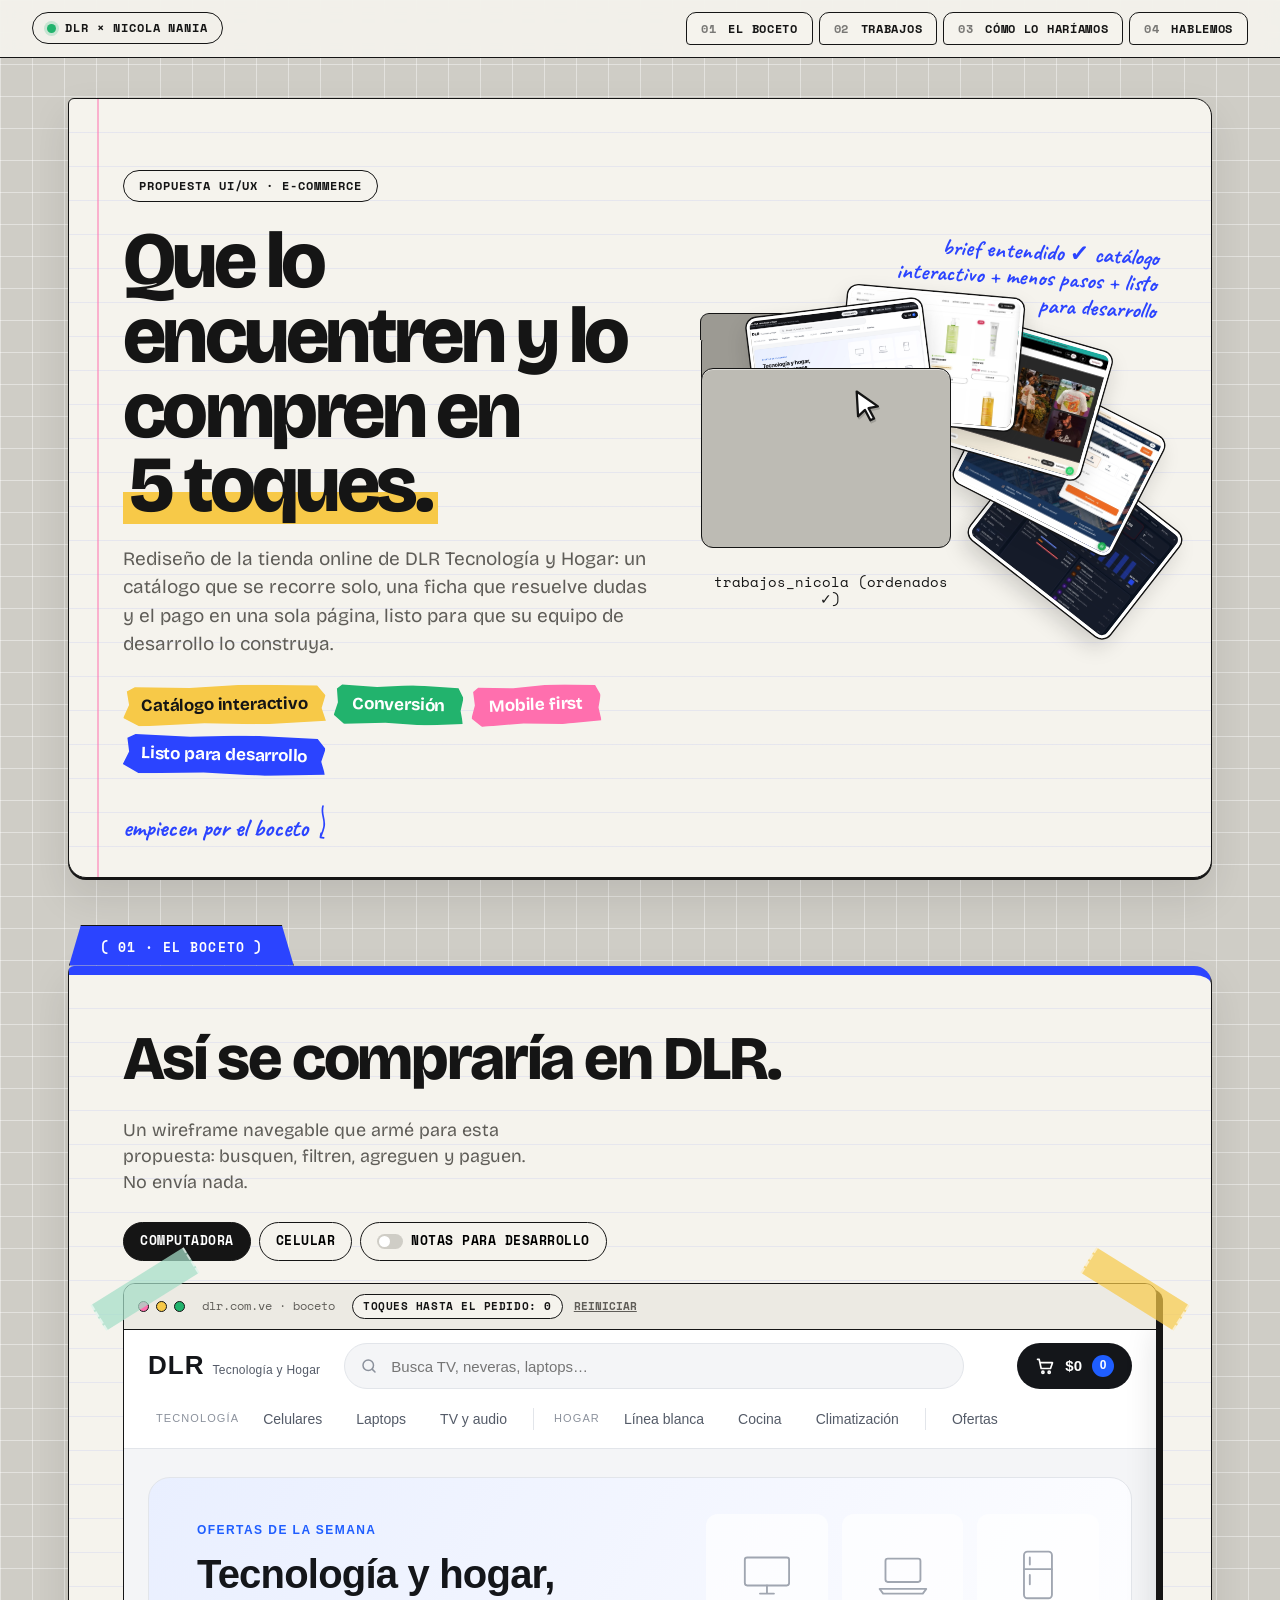
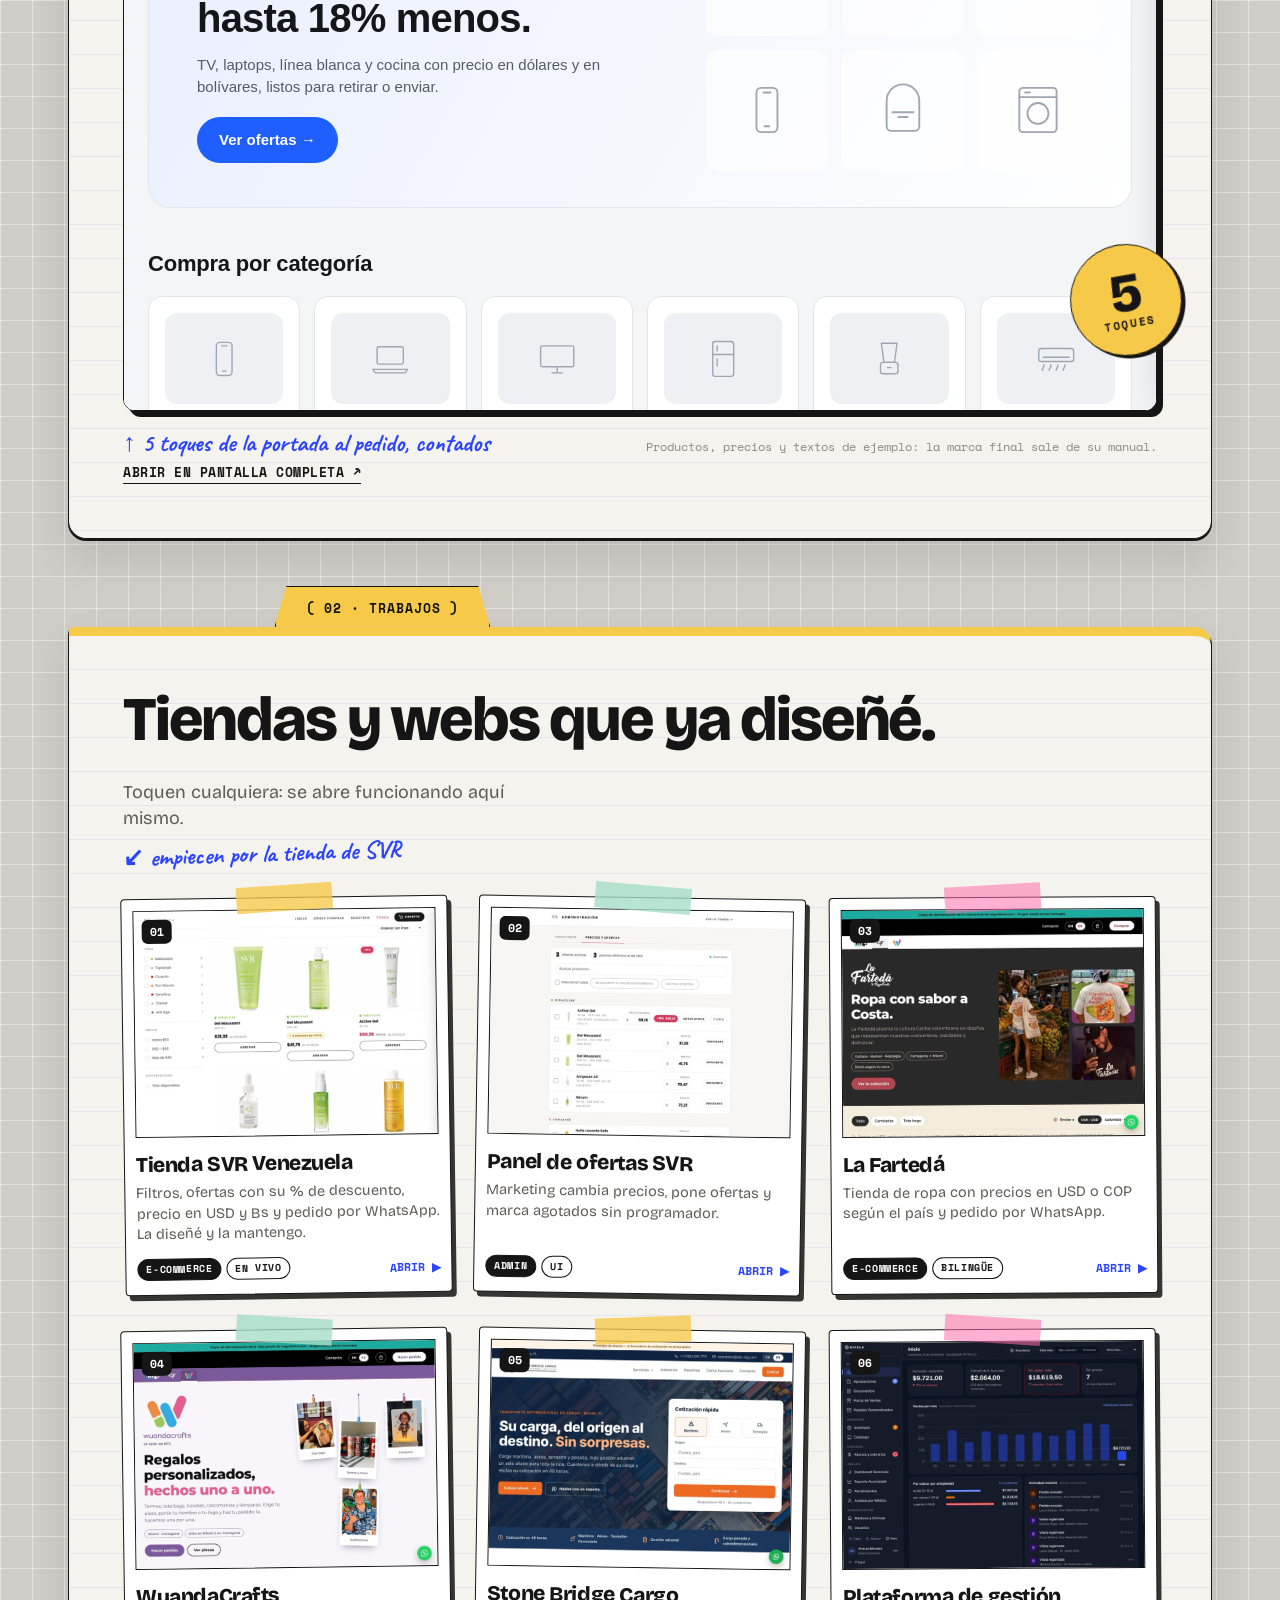
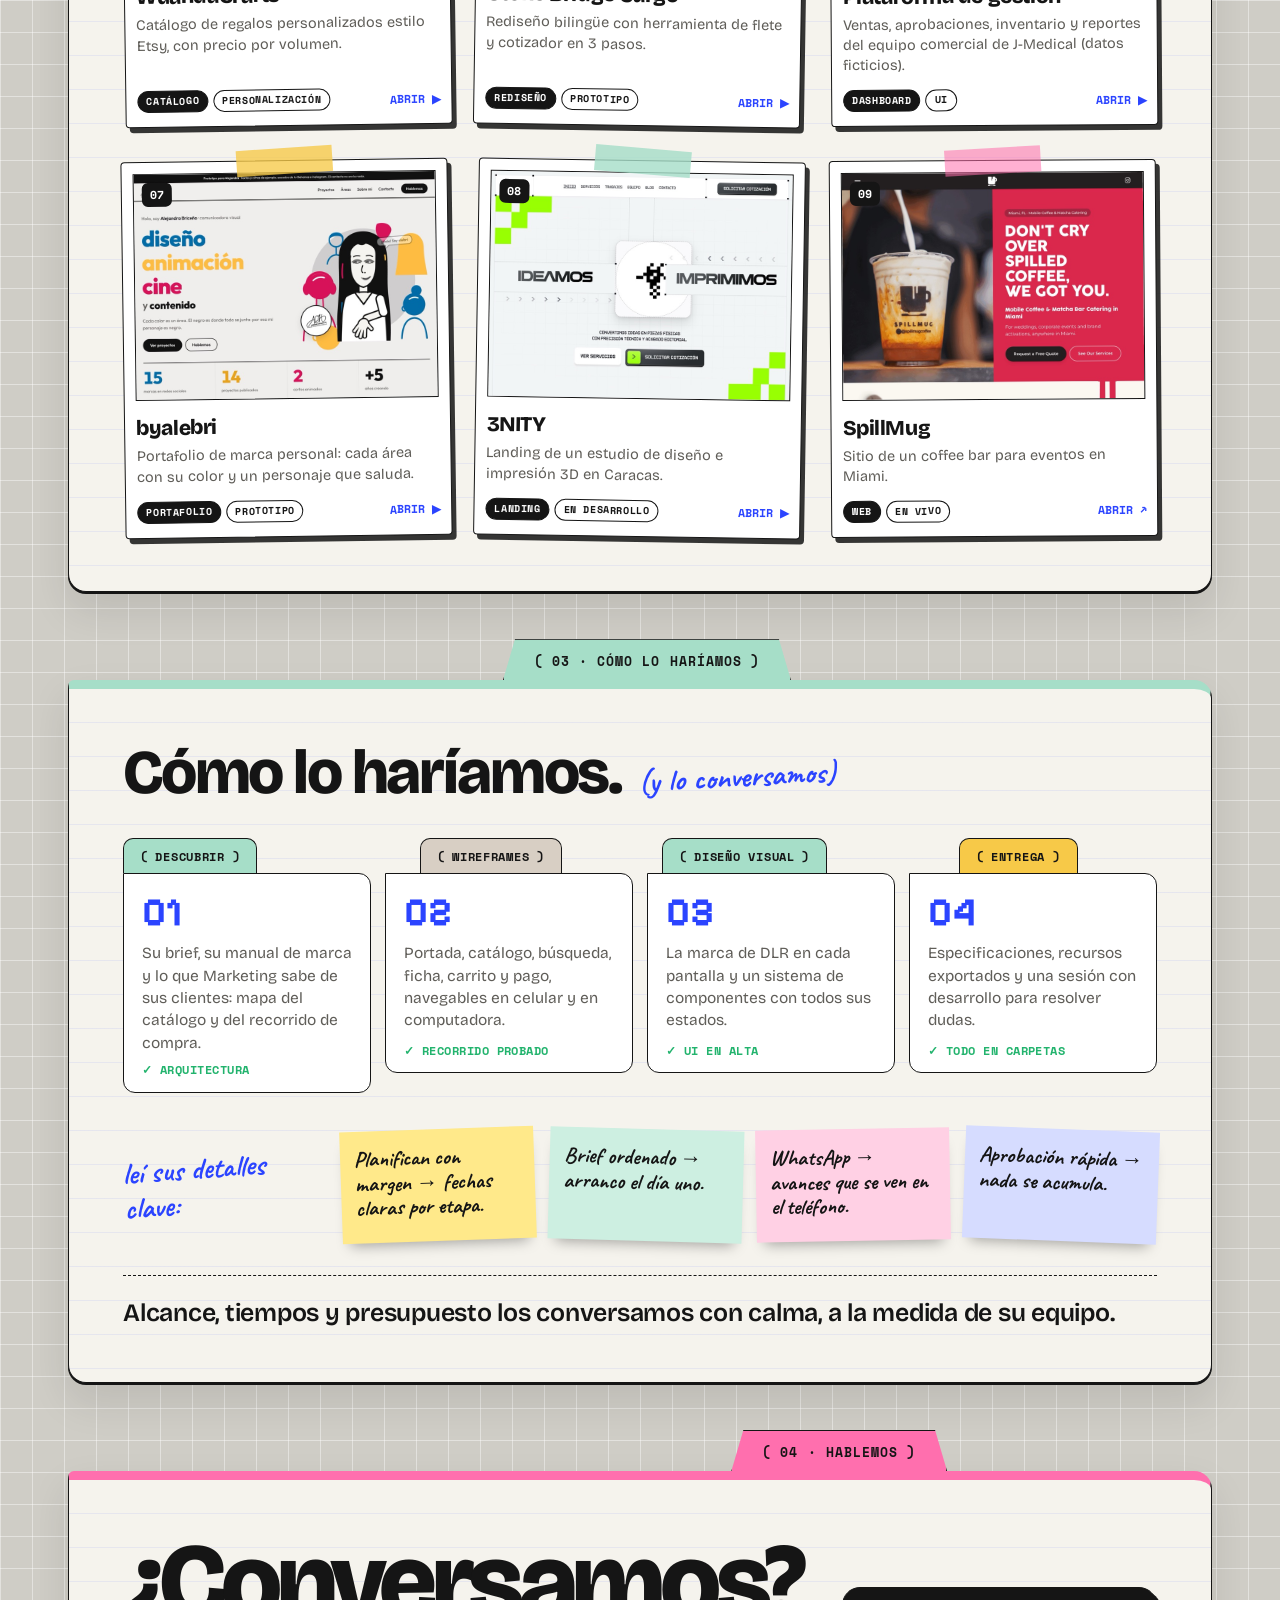
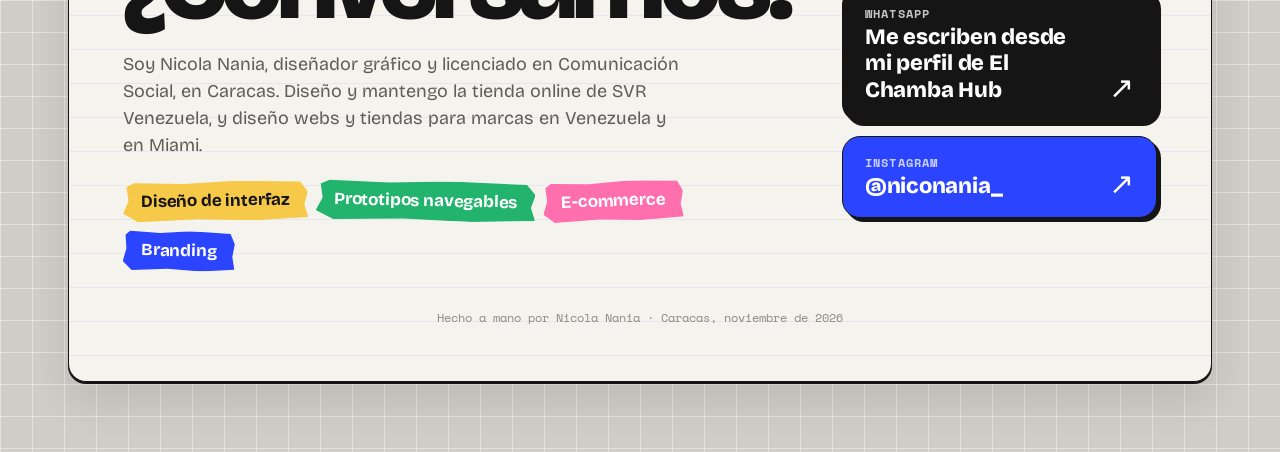
<file: index.html>
<!DOCTYPE html>
<html lang="es">
<head>
  <meta charset="UTF-8">
  <meta name="viewport" content="width=device-width, initial-scale=1">
  <meta name="robots" content="noindex, nofollow">
  <title>DLR × Nicola Nania · Propuesta de diseño UI/UX</title>
  <meta name="description" content="Un boceto navegable de la tienda de DLR, las tiendas y webs que ya diseñé y cómo lo haríamos.">
  <meta property="og:type" content="website">
  <meta property="og:locale" content="es_VE">
  <meta property="og:title" content="DLR × Nicola Nania · Propuesta de diseño UI/UX">
  <meta property="og:description" content="Un boceto navegable de la tienda de DLR, las tiendas y webs que ya diseñé y cómo lo haríamos.">
  <meta property="og:url" content="https://niconania.github.io/propuesta-dlr/">
  <meta property="og:image" content="https://niconania.github.io/propuesta-dlr/img/og.jpg">
  <meta property="og:image:width" content="1200">
  <meta property="og:image:height" content="630">
  <meta name="twitter:card" content="summary_large_image">
  <link rel="icon" href="data:image/svg+xml,%3Csvg xmlns='http://www.w3.org/2000/svg' viewBox='0 0 32 32'%3E%3Cpath d='M3 8a2 2 0 0 1 2-2h7l3 3h12a2 2 0 0 1 2 2v14a2 2 0 0 1-2 2H5a2 2 0 0 1-2-2z' fill='%232B44FF'/%3E%3C/svg%3E">
  <link rel="preconnect" href="https://fonts.googleapis.com">
  <link rel="preconnect" href="https://fonts.gstatic.com" crossorigin>
  <link href="https://fonts.googleapis.com/css2?family=Bricolage+Grotesque:opsz,wght@12..96,400;12..96,600;12..96,800&family=Caveat:wght@500;700&family=Pixelify+Sans:wght@500;700&family=Space+Mono:wght@400;700&display=swap" rel="stylesheet">
  <style>/* ═══════════════════════════════════════════════════════════════
   DLR × Nicola Nania — una carpeta ordenada.
   Papel rayado sobre cuadrícula, pestañas de archivador, notas a mano,
   cintas y stickers. Referencias: las 4 de Nicola (11 nov 2026).
   ═══════════════════════════════════════════════════════════════ */
:root {
  --fondo: #CFCDC6;
  --papel: #F5F3ED;
  --tinta: #151515;
  --gris: #5F5D58;
  --tenue: #8C8A84;
  --raya: rgba(43, 68, 255, .075);
  --azul: #2B44FF;
  --amarillo: #F7C948;
  --menta: #A6DEC8;
  --rosa: #FF6FAE;
  --verde: #22B36D;
  --display: "Bricolage Grotesque", "Helvetica Neue", Arial, sans-serif;
  --mono: "Space Mono", ui-monospace, Menlo, monospace;
  --mano: "Caveat", "Bradley Hand", cursive;
  --pixel: "Pixelify Sans", var(--mono);
}
* { box-sizing: border-box; margin: 0; padding: 0; }
html { scroll-behavior: smooth; scroll-padding-top: 96px; }
html.sin-scroll { overflow: hidden; }
body {
  font-family: var(--display);
  color: var(--tinta);
  background-color: var(--fondo);
  background-image:
    linear-gradient(rgba(255,255,255,.42) 1px, transparent 1px),
    linear-gradient(90deg, rgba(255,255,255,.42) 1px, transparent 1px);
  background-size: 32px 32px;
  -webkit-font-smoothing: antialiased;
}
a { color: inherit; }
img { display: block; max-width: 100%; }
button { font: inherit; cursor: pointer; }
.solo-impresion { display: none; }

/* ── Barra con pestañas ─────────────────────────────────────────── */
.barra {
  position: sticky; top: 0; z-index: 20;
  display: flex; align-items: center; justify-content: space-between; gap: 18px;
  padding: 12px clamp(14px, 3vw, 32px);
  background: rgba(245, 243, 237, .92);
  backdrop-filter: blur(8px);
  border-bottom: 1.5px solid var(--tinta);
}
.barra-marca {
  flex: none; display: inline-flex; align-items: center; gap: 9px;
  font: 700 12px/1 var(--mono); letter-spacing: .08em; text-transform: uppercase; text-decoration: none;
  border: 1.5px solid var(--tinta); border-radius: 999px; padding: 9px 14px;
}
.punto { width: 9px; height: 9px; border-radius: 50%; background: var(--verde); box-shadow: 0 0 0 3px rgba(34,179,109,.2); }
.barra-pestanas { display: flex; gap: 6px; overflow-x: auto; scrollbar-width: none; }
.barra-pestanas::-webkit-scrollbar { display: none; }
.barra-pestana {
  flex: none; text-decoration: none;
  font: 700 11.5px/1 var(--mono); letter-spacing: .06em; text-transform: uppercase;
  padding: 10px 14px 9px; border-radius: 10px 10px 4px 4px;
  border: 1.5px solid var(--tinta); background: var(--papel);
  transition: transform .15s, background .15s;
}
.barra-pestana b { opacity: .55; margin-right: 4px; }
.barra-pestana:hover, .barra-pestana.activa { transform: translateY(-2px); }
.barra-pestana--azul.activa, .barra-pestana--azul:hover { background: var(--azul); color: #fff; }
.barra-pestana--amarillo.activa, .barra-pestana--amarillo:hover { background: var(--amarillo); }
.barra-pestana--menta.activa, .barra-pestana--menta:hover { background: var(--menta); }
.barra-pestana--rosa.activa, .barra-pestana--rosa:hover { background: var(--rosa); }

main { max-width: 1200px; margin: 0 auto; padding: 34px clamp(12px, 3vw, 28px) 70px; overflow-x: clip; }

/* ── Hojas (cada sección es una hoja con su pestaña) ───────────────── */
.hoja {
  --color: var(--tinta);
  position: relative;
  background-color: var(--papel);
  background-image: repeating-linear-gradient(to bottom, transparent 0 33px, var(--raya) 33px 34px);
  border: 1.5px solid var(--tinta);
  border-top: 9px solid var(--color);
  border-radius: 6px 18px 18px 18px;
  padding: clamp(26px, 4.4vw, 54px);
  margin-top: 88px;
  box-shadow: 0 2px 0 var(--tinta), 0 18px 40px rgba(20, 20, 20, .10);
}
.hoja--azul { --color: var(--azul); }
.hoja--amarillo { --color: var(--amarillo); }
.hoja--menta { --color: var(--menta); }
.hoja--rosa { --color: var(--rosa); }
.hoja-pestana {
  position: absolute; bottom: 100%; margin-bottom: 9px;
  left: var(--x, 0px);
  font: 700 13px/1 var(--mono); letter-spacing: .08em; text-transform: uppercase;
  background: var(--color); color: var(--tinta);
  border: 1.5px solid var(--tinta); border-bottom: 0;
  padding: 15px 30px 12px;
  clip-path: polygon(12px 0, calc(100% - 12px) 0, 100% 100%, 0 100%);
  border-radius: 10px 10px 0 0;
}
.hoja--azul .hoja-pestana { color: #fff; }
/* Las pestañas se escalonan como separadores de archivador. */
#boceto .hoja-pestana { --x: 0px; }
#trabajos .hoja-pestana { --x: 18%; }
#metodo .hoja-pestana { --x: 38%; }
#hablemos .hoja-pestana { --x: 58%; }

.hoja-cabeza { display: flex; align-items: flex-end; justify-content: space-between; gap: 28px; margin-bottom: 26px; flex-wrap: wrap; }
.hoja-cabeza h2 { font-size: clamp(34px, 5vw, 62px); font-weight: 800; line-height: .98; letter-spacing: -.035em; }
.hoja-cabeza p { max-width: 430px; font-size: 18px; line-height: 1.45; color: var(--gris); }

/* ── Piezas sueltas ───────────────────────────────────────────── */
.pildora {
  display: inline-flex; align-items: center; gap: 8px;
  font: 700 12px/1 var(--mono); letter-spacing: .08em; text-transform: uppercase;
  border: 1.5px solid var(--tinta); border-radius: 999px; padding: 9px 15px; background: var(--papel);
}
.nota-mano { font-family: var(--mano); font-weight: 700; font-size: 25px; line-height: 1.15; color: var(--azul); }
.mono-chico { font: 400 12px/1.5 var(--mono); color: var(--tenue); }
.enlace-mono { font: 700 12.5px/1 var(--mono); letter-spacing: .04em; text-transform: uppercase; text-decoration: none; border-bottom: 1.5px solid currentColor; padding-bottom: 3px; }

.cintas { display: flex; flex-wrap: wrap; gap: 10px 8px; }
.cinta-etiqueta {
  --c: var(--amarillo);
  font-weight: 700; font-size: 17px; letter-spacing: -.01em;
  padding: 9px 18px 10px; background: var(--c);
  clip-path: polygon(2% 12%, 6% 2%, 33% 6%, 61% 0, 96% 5%, 100% 30%, 98% 62%, 100% 94%, 70% 100%, 40% 95%, 8% 100%, 0 78%, 3% 46%);
  transform: rotate(var(--r, -1deg));
}
.cinta-etiqueta:nth-child(2n) { --r: 1.2deg; }
.cinta-etiqueta:nth-child(3n) { --r: -2deg; }
.cinta-etiqueta--amarillo { --c: var(--amarillo); }
.cinta-etiqueta--verde { --c: var(--verde); color: #fff; }
.cinta-etiqueta--rosa { --c: var(--rosa); color: #fff; }
.cinta-etiqueta--azul { --c: var(--azul); color: #fff; }
.cinta-etiqueta--menta { --c: var(--menta); }

/* ── Portada ───────────────────────────────────────────────────── */
.hoja--portada {
  margin-top: 6px;
  border-top-width: 1.5px;
  padding-bottom: 34px;
  background-image:
    linear-gradient(90deg, transparent 0 28px, rgba(255, 111, 174, .5) 28px 30px, transparent 30px),
    repeating-linear-gradient(to bottom, transparent 0 33px, var(--raya) 33px 34px);
}
.portada { display: grid; grid-template-columns: 1.12fr 1fr; gap: 26px; align-items: center; min-height: min(640px, calc(100vh - 170px)); }
.portada-texto { position: relative; z-index: 2; }
.portada h1 { font-size: clamp(42px, 6.2vw, 80px); font-weight: 800; line-height: .94; letter-spacing: -.045em; margin: 22px 0 22px; }
.portada h1 mark {
  background: linear-gradient(transparent 58%, var(--amarillo) 58%, var(--amarillo) 92%, transparent 92%);
  color: inherit; padding: 0 .08em; white-space: nowrap;
}
.bajada { font-size: 19px; line-height: 1.5; color: var(--gris); max-width: 560px; margin-bottom: 26px; }

.portada-carpeta { position: relative; height: 470px; }
.nota-brief { position: absolute; top: 0; right: 0; width: 280px; transform: rotate(3deg); text-align: right; font-size: 23px; }
.carpeta { position: absolute; left: 4%; top: 120px; width: 250px; height: 190px; }
.carpeta-fondo, .carpeta-frente { position: absolute; inset: 0; border: 1.5px solid var(--tinta); }
.carpeta-fondo { background: #9C9A93; border-radius: 6px 14px 14px 14px; top: -22px; }
.carpeta-fondo::before {
  content: ""; position: absolute; left: -1.5px; top: -24px; width: 104px; height: 26px;
  background: #9C9A93; border: 1.5px solid var(--tinta); border-bottom: 0; border-radius: 9px 9px 0 0;
}
.carpeta-frente { background: #BDBBB4; border-radius: 12px; top: 10px; z-index: 3; box-shadow: inset 0 1px 0 rgba(255,255,255,.5); }
.abanico { position: absolute; inset: 0; z-index: 2; }
.carta {
  position: absolute; left: 0; top: 0; width: 176px; aspect-ratio: 4 / 3; object-fit: cover; object-position: top;
  border-radius: 10px; border: 3px solid #fff; box-shadow: 0 10px 22px rgba(20,20,20,.18), 0 0 0 1.5px var(--tinta);
  transition: transform .35s cubic-bezier(.2,.8,.2,1);
}
.carta-0 { transform: translate(52px, -50px) rotate(-7deg); z-index: 5; }
.carta-1 { transform: translate(142px, -66px) rotate(5deg); z-index: 4; }
.carta-2 { transform: translate(222px, -30px) rotate(16deg); z-index: 3; }
.carta-3 { transform: translate(270px, 36px) rotate(27deg); z-index: 2; }
.carta-4 { transform: translate(286px, 112px) rotate(38deg); z-index: 1; }
.portada-carpeta:hover .carta-0 { transform: translate(46px, -62px) rotate(-9deg); }
.portada-carpeta:hover .carta-2 { transform: translate(232px, -36px) rotate(14deg); }
.cursor { position: absolute; z-index: 6; width: 34px; left: 150px; top: 30px; filter: drop-shadow(1px 2px 0 rgba(0,0,0,.15)); }
.carpeta-nombre { position: absolute; left: 4%; top: 336px; width: 260px; text-align: center; font: 400 13.5px/1.3 var(--mono); }
.nota-abajo { display: inline-flex; align-items: flex-end; gap: 2px; margin-top: 10px; text-decoration: none; }
.nota-abajo svg { width: 26px; height: 40px; }

/* ── Boceto ────────────────────────────────────────────────────── */
.vistas { display: flex; flex-wrap: wrap; gap: 8px; margin-bottom: 22px; }
.pildora-boton {
  font: 700 12.5px/1 var(--mono); letter-spacing: .04em; text-transform: uppercase;
  padding: 11px 16px; border-radius: 999px; border: 1.5px solid var(--tinta); background: var(--papel);
  transition: background .15s, color .15s, transform .15s;
}
.pildora-boton:hover { transform: translateY(-1px); }
.pildora-boton.activa { background: var(--tinta); color: #fff; }
.ventana {
  position: relative; border: 1.5px solid var(--tinta); border-radius: 12px; background: #fff;
  box-shadow: 6px 6px 0 var(--tinta);
}
.ventana-barra {
  display: flex; align-items: center; gap: 7px; padding: 10px 14px;
  border-bottom: 1.5px solid var(--tinta); background: #ECEAE3; border-radius: 11px 11px 0 0;
  font: 400 12px/1 var(--mono); color: var(--gris);
}
.ventana-barra i { width: 11px; height: 11px; border-radius: 50%; border: 1.5px solid var(--tinta); }
.ventana-barra i:nth-child(1) { background: var(--rosa); }
.ventana-barra i:nth-child(2) { background: var(--amarillo); }
.ventana-barra i:nth-child(3) { background: var(--verde); }
.ventana-barra span { margin-left: 10px; }
.ventana-escena { border-radius: 0 0 11px 11px; overflow: hidden; background: #F4F5F7; }
.ventana iframe { display: block; width: 100%; height: min(680px, 76vh); border: 0; background: #F4F5F7; }
.ventana-toques { margin-left: auto; font: 700 11px/1 var(--mono); letter-spacing: .05em; text-transform: uppercase; color: var(--tinta); background: var(--papel); border: 1.2px solid var(--tinta); border-radius: 999px; padding: 6px 10px; white-space: nowrap; }
.ventana-toques.listo { background: var(--amarillo); }
.ventana-reiniciar { font: 700 11px/1 var(--mono); text-transform: uppercase; background: none; border: 0; text-decoration: underline; color: var(--gris); padding: 4px; }
/* Modo celular: la misma tienda en un teléfono (en pantallas chicas ya se ve así). */
.ventana.modo-cel .ventana-escena { display: flex; justify-content: center; padding: 22px 0; background: radial-gradient(ellipse at 50% 0%, #2B2F38 0%, #1A1C21 75%); }
.ventana.modo-cel iframe { width: 402px; height: min(760px, 78vh); border: 12px solid #0B0C0F; border-radius: 46px; box-shadow: 0 0 0 2px #3A3E47, 0 24px 60px rgba(0,0,0,.5); }
.pildora-boton--interruptor { display: inline-flex; align-items: center; gap: 8px; }
.pildora-boton--interruptor i { width: 26px; height: 15px; border-radius: 999px; background: #CFCDC6; position: relative; transition: background .15s; }
.pildora-boton--interruptor i::after { content: ""; position: absolute; top: 2px; left: 2px; width: 11px; height: 11px; border-radius: 50%; background: #fff; transition: left .15s; }
.pildora-boton--interruptor.activa i { background: var(--azul); }
.pildora-boton--interruptor.activa i::after { left: 13px; }
.cinta-pegada { position: absolute; z-index: 3; width: 110px; height: 30px; background: rgba(166, 222, 200, .72); border-left: 2px dashed rgba(255,255,255,.6); border-right: 2px dashed rgba(255,255,255,.6); }
.cinta-pegada--izq { left: -34px; top: -10px; transform: rotate(-32deg); }
.cinta-pegada--der { right: -34px; top: -10px; transform: rotate(32deg); background: rgba(247, 201, 72, .7); }
.sticker-toques {
  position: absolute; z-index: 4; right: -26px; bottom: 54px;
  width: 112px; height: 112px; border-radius: 50%;
  background: var(--amarillo); border: 1.5px solid var(--tinta); box-shadow: 3px 3px 0 var(--tinta);
  display: flex; flex-direction: column; align-items: center; justify-content: center; transform: rotate(-10deg);
}
.sticker-toques b { font: 800 54px/0.9 var(--display); letter-spacing: -.04em; }
.sticker-toques span { font: 700 11px/1 var(--mono); letter-spacing: .14em; text-transform: uppercase; }
.ventana-pie { display: flex; flex-wrap: wrap; align-items: baseline; justify-content: space-between; gap: 10px 26px; margin-top: 18px; }

/* ── Trabajos (polaroids con cinta) ──────────────────────────────── */
.hoja-cabeza p .nota-mano { display: block; margin-top: 6px; transform: rotate(-2deg); }
.trabajos { display: grid; grid-template-columns: repeat(3, 1fr); gap: 34px 26px; counter-reset: trabajo; padding-top: 6px; }
.trabajo {
  counter-increment: trabajo;
  position: relative; display: flex; flex-direction: column; gap: 6px; text-decoration: none;
  background: #fff; border: 1.5px solid var(--tinta); border-radius: 4px; padding: 11px 11px 14px;
  box-shadow: 4px 5px 0 rgba(21,21,21,.85);
  transform: rotate(var(--r, -.8deg)); transition: transform .2s, box-shadow .2s;
}
.trabajo:nth-child(3n+2) { --r: .9deg; }
.trabajo:nth-child(3n) { --r: -.4deg; }
.trabajo:hover { transform: rotate(0) translateY(-5px); box-shadow: 6px 9px 0 var(--tinta); }
.trabajo-cinta { position: absolute; z-index: 2; top: -13px; left: 50%; width: 96px; height: 26px; margin-left: -48px; transform: rotate(-3deg); background: rgba(247, 201, 72, .78); }
.trabajo:nth-child(2n) .trabajo-cinta { background: rgba(166, 222, 200, .8); transform: rotate(4deg); }
.trabajo:nth-child(3n) .trabajo-cinta { background: rgba(255, 111, 174, .55); }
.trabajo-foto { position: relative; display: block; aspect-ratio: 4 / 3; overflow: hidden; border: 1.5px solid var(--tinta); background: #eee; }
.trabajo-foto img { width: 100%; height: 100%; object-fit: cover; object-position: top; transition: transform .4s; }
.trabajo:hover .trabajo-foto img { transform: scale(1.03); }
.trabajo-foto::before {
  content: counter(trabajo, decimal-leading-zero);
  position: absolute; z-index: 1; left: 8px; top: 8px;
  font: 700 11.5px/1 var(--mono); background: var(--tinta); color: #fff; padding: 6px 8px; border-radius: 6px;
}
.trabajo-titulo { font-weight: 800; font-size: 21px; letter-spacing: -.02em; margin-top: 8px; }
.trabajo-texto { font-size: 14.5px; line-height: 1.4; color: var(--gris); }
.trabajo-pie { display: flex; align-items: center; justify-content: space-between; gap: 8px; margin-top: auto; padding-top: 8px; }
.trabajo-etiquetas { display: flex; flex-wrap: wrap; gap: 5px; }
.trabajo-etiquetas i { font: 700 10px/1 var(--mono); font-style: normal; letter-spacing: .06em; text-transform: uppercase; border: 1.2px solid var(--tinta); border-radius: 999px; padding: 5px 8px; }
.trabajo-etiquetas i:first-child { background: var(--tinta); color: #fff; }
.trabajo-abrir { flex: none; font: 700 11.5px/1 var(--mono); text-transform: uppercase; color: var(--azul); }

/* ── Cómo lo haríamos (separadores) ──────────────────────────────── */
.nota-titulo { font-size: .5em; letter-spacing: 0; vertical-align: middle; display: inline-block; transform: rotate(-3deg); margin-left: 6px; }
.pasos { list-style: none; display: grid; grid-template-columns: repeat(4, 1fr); gap: 14px; counter-reset: paso; margin-top: 34px; }
.paso { counter-increment: paso; position: relative; }
.paso-pestana {
  display: inline-block; font: 700 12px/1 var(--mono); letter-spacing: .06em; text-transform: uppercase;
  background: var(--menta); border: 1.5px solid var(--tinta); border-bottom: 0; border-radius: 10px 10px 0 0;
  padding: 12px 16px 10px; margin-left: var(--x, 0);
}
.paso:nth-child(2) { --x: 14%; } .paso:nth-child(2) .paso-pestana { background: #D8CFC4; }
.paso:nth-child(3) { --x: 6%; }
.paso:nth-child(4) { --x: 20%; } .paso:nth-child(4) .paso-pestana { background: var(--amarillo); }
.paso-cuerpo { background: #fff; border: 1.5px solid var(--tinta); border-radius: 0 12px 12px 12px; padding: 18px 18px 16px; min-height: 200px; display: flex; flex-direction: column; gap: 10px; }
.paso-num::before { content: counter(paso, decimal-leading-zero); font: 700 40px/1 var(--pixel); color: var(--azul); }
.paso-cuerpo p { font-size: 15.5px; line-height: 1.45; color: var(--gris); }
.paso-sale { margin-top: auto; font: 700 11.5px/1 var(--mono); letter-spacing: .04em; text-transform: uppercase; color: var(--verde); }

.detalles { display: grid; grid-template-columns: 200px 1fr; gap: 18px; align-items: center; margin-top: 36px; }
.detalles-titulo { transform: rotate(-4deg); font-size: 30px; }
.postits { list-style: none; display: grid; grid-template-columns: repeat(4, 1fr); gap: 14px; }
.postits li {
  font-family: var(--mano); font-weight: 700; font-size: 22px; line-height: 1.12;
  padding: 16px 14px 18px; min-height: 112px; background: #FFE98A;
  box-shadow: 0 10px 14px -8px rgba(0,0,0,.35); transform: rotate(var(--r, -2deg));
}
.postits li:nth-child(2) { background: #CDEFE1; --r: 1.6deg; }
.postits li:nth-child(3) { background: #FFD0E4; --r: -1deg; }
.postits li:nth-child(4) { background: #D6DCFF; --r: 2.2deg; }
.metodo-cierre {
  margin-top: 34px; padding-top: 22px; border-top: 1.5px dashed var(--tinta);
  font-size: clamp(19px, 2.2vw, 25px); font-weight: 600; letter-spacing: -.01em;
}

/* ── Hablemos ─────────────────────────────────────────────────── */
.hablemos { display: grid; grid-template-columns: 1.3fr 1fr; gap: 40px; align-items: center; }
.titulo-enorme { font-size: clamp(38px, 10vw, 108px); font-weight: 800; letter-spacing: -.05em; line-height: .9; margin-bottom: 20px; }
.hablemos-texto p { font-size: 18px; line-height: 1.5; color: var(--gris); max-width: 560px; margin-bottom: 22px; }
.contactos { display: grid; gap: 14px; }
.contacto {
  display: grid; grid-template-columns: 1fr auto; gap: 4px 14px; align-items: end;
  text-decoration: none; border: 1.5px solid var(--tinta); border-radius: 18px; padding: 20px 22px 18px;
  box-shadow: 4px 4px 0 var(--tinta); transition: transform .15s, box-shadow .15s;
}
.contacto:hover { transform: translate(-2px, -2px); box-shadow: 6px 6px 0 var(--tinta); }
.contacto--negro { background: var(--tinta); color: #fff; }
.contacto--azul { background: var(--azul); color: #fff; }
.contacto-tipo { grid-column: 1; font: 700 12px/1 var(--mono); letter-spacing: .1em; text-transform: uppercase; opacity: .75; }
.contacto-texto { grid-column: 1; font-weight: 800; font-size: 22px; letter-spacing: -.01em; line-height: 1.2; }
.contacto-flecha { grid-column: 2; grid-row: 1 / span 2; font-size: 30px; line-height: 1; }
.firma { margin-top: 38px; font: 400 12px/1.5 var(--mono); color: var(--tenue); text-align: center; }

/* ── Visor de trabajos (una carpeta abierta) ───────────────────── */
/* Cerrado, el visor queda de verdad oculto (visibility): si solo fuera transparente, Safari le
   entrega la rueda y el dedo a su marco invisible y el boceto deja de deslizarse. */
.visor { position: fixed; inset: 0; z-index: 50; background: rgba(21,21,21,.6); display: flex; align-items: center; justify-content: center; padding: 40px 18px 18px; opacity: 0; pointer-events: none; visibility: hidden; transition: opacity .2s, visibility 0s linear .2s; }
.visor.abierto { opacity: 1; pointer-events: auto; visibility: visible; transition: opacity .2s; }
.visor-carpeta { position: relative; width: min(1320px, 100%); height: min(860px, 100%); background: var(--papel); border: 1.5px solid var(--tinta); border-radius: 6px 16px 16px 16px; display: flex; flex-direction: column; box-shadow: 8px 8px 0 var(--tinta); }
.visor-pestana { position: absolute; bottom: 100%; left: -1.5px; font: 700 12.5px/1 var(--mono); letter-spacing: .06em; text-transform: uppercase; background: var(--amarillo); border: 1.5px solid var(--tinta); border-bottom: 0; border-radius: 10px 10px 0 0; padding: 13px 20px 10px; white-space: nowrap; max-width: 92vw; overflow: hidden; text-overflow: ellipsis; }
.visor-barra { display: flex; align-items: center; gap: 18px; padding: 12px 16px; border-bottom: 1.5px solid var(--tinta); }
.visor-nota { flex: 1; font-size: 14.5px; color: var(--gris); min-width: 0; overflow: hidden; text-overflow: ellipsis; white-space: nowrap; }
.visor-abrir { font: 700 12px/1 var(--mono); text-transform: uppercase; color: var(--azul); text-decoration: none; white-space: nowrap; }
.visor-cerrar { font: 700 12px/1 var(--mono); text-transform: uppercase; border: 1.5px solid var(--tinta); background: var(--tinta); color: #fff; border-radius: 999px; padding: 9px 14px; white-space: nowrap; }
.visor-marco { flex: 1; width: 100%; border: 0; background: #fff; border-radius: 0 0 15px 15px; }

/* ── Celular ───────────────────────────────────────────────────── */
@media (max-width: 900px) {
  .portada { grid-template-columns: 1fr; min-height: 0; }
  .portada-carpeta { height: 380px; max-width: 520px; }
  .trabajos { grid-template-columns: repeat(2, 1fr); }
  .pasos { grid-template-columns: repeat(2, 1fr); }
  .postits { grid-template-columns: repeat(2, 1fr); }
  .detalles { grid-template-columns: 1fr; }
  .hablemos { grid-template-columns: 1fr; }
  #trabajos .hoja-pestana { --x: 10%; } #metodo .hoja-pestana { --x: 20%; } #hablemos .hoja-pestana { --x: 30%; }
}
@media (max-width: 600px) {
  html { scroll-padding-top: 120px; }
  .barra { flex-wrap: wrap; gap: 10px; padding: 10px 12px; }
  .barra-pestanas { width: 100%; }
  .barra-pestana { padding: 9px 11px 8px; font-size: 10.5px; }
  .hoja { margin-top: 70px; border-radius: 4px 14px 14px 14px; }
  .hoja-pestana { font-size: 11px; padding: 12px 20px 10px; }
  .hoja-cabeza p { font-size: 16px; }
  .hoja--portada { background-image: repeating-linear-gradient(to bottom, transparent 0 33px, var(--raya) 33px 34px); }
  .portada h1 { margin: 18px 0; }
  .bajada { font-size: 16.5px; }
  .cinta-etiqueta { font-size: 15px; padding: 8px 14px 9px; }
  .portada-carpeta { height: 330px; transform: scale(.64); transform-origin: left top; margin-bottom: -112px; }
  .nota-brief { display: none; }
  .nota-abajo { margin-left: 0; }
  .ventana { box-shadow: 4px 4px 0 var(--tinta); }
  .ventana iframe { height: 78vh; }
  .vistas [data-modo] { display: none; }
  .ventana-barra i, .cinta-pegada--der { display: none; }
  .ventana-toques { margin-left: 0; }
  .ventana-reiniciar { margin-left: auto; }
  .ventana.modo-cel .ventana-escena { padding: 0; background: none; }
  .ventana.modo-cel iframe { width: 100%; height: 78vh; border: 0; border-radius: 0; box-shadow: none; }
  .ventana-barra > span:first-of-type { display: none; }
  .cinta-pegada { width: 80px; height: 24px; }
  .cinta-pegada--izq { left: -4px; } .cinta-pegada--der { right: -4px; }
  .sticker-toques { display: none; }
  .barra-pestana b { display: none; }
  .trabajos { grid-template-columns: 1fr; gap: 30px; }
  .pasos { grid-template-columns: 1fr; }
  .paso-cuerpo { min-height: 0; }
  .postits { grid-template-columns: 1fr 1fr; gap: 10px; }
  .postits li { font-size: 19px; min-height: 96px; padding: 12px 10px 14px; }
  .contacto-texto { font-size: 19px; }
  .visor { padding: 34px 0 0; }
  .visor-carpeta { height: 100%; border-radius: 6px 6px 0 0; box-shadow: none; }
  .visor-nota { display: none; }
}

/* ── PDF: una sección por página de 1440×900 ──────────────────── */
@media print {
  @page { size: 1440px 900px; margin: 0; }
  html { scroll-behavior: auto; -webkit-print-color-adjust: exact; print-color-adjust: exact; }
  body { background: var(--fondo); }
  .barra, .visor, .nota-abajo, .vistas, .sticker-toques, .ventana-toques, .ventana-reiniciar { display: none !important; }
  main { max-width: none; padding: 0; }
  .hoja { margin: 0; height: 900px; overflow: hidden; break-after: page; border-radius: 0; border: 0; border-top: 14px solid var(--color); box-shadow: none; padding: 70px 80px 50px; }
  .hoja--portada { border-top: 0; padding-top: 60px; }
  .hoja:last-of-type { break-after: auto; }
  .hoja-pestana { position: static; display: inline-block; margin: 0 0 18px; clip-path: none; border-bottom: 1.5px solid var(--tinta); }
  .portada { min-height: 720px; }
  .ventana iframe { display: none; }
  .ventana .solo-impresion { display: block; width: 100%; height: 560px; object-fit: cover; object-position: top; border-radius: 0 0 11px 11px; }
  .hoja-cabeza { margin-bottom: 18px; }
  .hoja-cabeza h2 { font-size: 52px; }
  #trabajos { padding-top: 54px; }
  #trabajos .hoja-cabeza { margin-bottom: 14px; }
  .trabajos { grid-template-columns: repeat(5, 1fr); gap: 24px 18px; padding-top: 4px; }
  .trabajo { padding: 8px 8px 10px; gap: 4px; }
  .trabajo-foto { aspect-ratio: 16 / 10; }
  .trabajo-titulo { font-size: 16px; margin-top: 4px; }
  .trabajo-texto { font-size: 11.5px; line-height: 1.35; display: -webkit-box; -webkit-line-clamp: 3; -webkit-box-orient: vertical; overflow: hidden; }
  .trabajo-pie { padding-top: 4px; }
  .trabajo-etiquetas i:nth-child(n+2) { display: none; }
}
</style>
</head>
<body>
  <header class="barra">
    <a class="barra-marca" href="#inicio"><span class="punto"></span>DLR × Nicola Nania</a>
    <nav class="barra-pestanas" aria-label="Secciones">
      <a class="barra-pestana barra-pestana--azul" href="#boceto"><b>01</b> El boceto</a><a class="barra-pestana barra-pestana--amarillo" href="#trabajos"><b>02</b> Trabajos</a><a class="barra-pestana barra-pestana--menta" href="#metodo"><b>03</b> Cómo lo haríamos</a><a class="barra-pestana barra-pestana--rosa" href="#hablemos"><b>04</b> Hablemos</a>
    </nav>
  </header>

  <main>
      <section class="hoja hoja--portada" id="inicio">
        <div class="portada">
          <div class="portada-texto">
            <span class="pildora">Propuesta UI/UX · e-commerce</span>
            <h1>Que lo encuentren y lo compren en <mark>5 toques.</mark></h1>
            <p class="bajada">Rediseño de la tienda online de DLR Tecnología y Hogar: un catálogo que se recorre solo, una ficha que resuelve dudas y el pago en una sola página, listo para que su equipo de desarrollo lo construya.</p>
            <div class="cintas">
              <span class="cinta-etiqueta cinta-etiqueta--amarillo">Catálogo interactivo</span><span class="cinta-etiqueta cinta-etiqueta--verde">Conversión</span><span class="cinta-etiqueta cinta-etiqueta--rosa">Mobile first</span><span class="cinta-etiqueta cinta-etiqueta--azul">Listo para desarrollo</span>
            </div>
          </div>
          <div class="portada-carpeta" aria-hidden="true">
            <p class="nota-mano nota-brief">brief entendido ✓ catálogo interactivo + menos pasos + listo para desarrollo</p>
            <div class="carpeta">
              <div class="carpeta-fondo"></div>
              <div class="abanico">
                <img class="carta carta-0" src="img/boceto-inicio.jpg" alt=""><img class="carta carta-1" src="img/trabajos/svr-grid.jpg" alt=""><img class="carta carta-2" src="img/trabajos/nfg-merch.jpg" alt=""><img class="carta carta-3" src="img/trabajos/sbc.jpg" alt=""><img class="carta carta-4" src="img/trabajos/sistema.jpg" alt="">
              </div>
              <div class="carpeta-frente"></div>
              <svg class="cursor" viewBox="0 0 24 24"><path d="M4 2.5 19 13l-6.6 1.2 3.9 7.3-2.6 1.3-3.8-7.3L5 20z" fill="#fff" stroke="#151515" stroke-width="1.6" stroke-linejoin="round"/></svg>
            </div>
            <p class="carpeta-nombre">trabajos_nicola (ordenados ✓)</p>
          </div>
        </div>
        <a class="nota-mano nota-abajo" href="#boceto">empiecen por el boceto
          <svg viewBox="0 0 40 60" aria-hidden="true"><path d="M20 4c-4 12 5 22 1 34-1 5-3 9-5 14m5 1-5-1 1-6" fill="none" stroke="currentColor" stroke-width="2.6" stroke-linecap="round" stroke-linejoin="round"/></svg>
        </a>
      </section>
      <section class="hoja hoja--azul" id="boceto">
        <div class="hoja-pestana">( 01 · El boceto )</div>
        <div class="hoja-cabeza">
          <h2>Así se compraría en DLR.</h2>
          <p>Un wireframe navegable que armé para esta propuesta: busquen, filtren, agreguen y paguen. No envía nada.</p>
        </div>
        <div class="vistas" id="vistasBoceto">
          <button type="button" class="pildora-boton activa" data-modo="pc">Computadora</button>
          <button type="button" class="pildora-boton" data-modo="cel">Celular</button>
          <button type="button" class="pildora-boton pildora-boton--interruptor" data-notas aria-pressed="false"><i></i>Notas para desarrollo</button>
        </div>
        <!-- Un solo marco: la tienda se incrusta directo para que se deslice con el dedo y con la rueda en cualquier navegador. -->
        <div class="ventana" id="ventanaBoceto">
          <span class="cinta-pegada cinta-pegada--izq"></span>
          <span class="cinta-pegada cinta-pegada--der"></span>
          <div class="ventana-barra"><i></i><i></i><i></i><span>dlr.com.ve · boceto</span>
            <span class="ventana-toques" id="toquesBoceto">toques hasta el pedido: <b>0</b></span>
            <button type="button" class="ventana-reiniciar" id="reiniciarBoceto">reiniciar</button>
          </div>
          <div class="ventana-escena">
            <iframe id="marco-boceto" src="vitrinas/boceto/tienda.html" title="Boceto navegable de la tienda DLR"></iframe>
          </div>
          <img class="solo-impresion" src="img/boceto-pc.jpg" alt="Boceto de la tienda DLR">
          <div class="sticker-toques" title="toques de la portada al pedido, contados"><b>5</b><span>toques</span></div>
        </div>
        <div class="ventana-pie">
          <span class="nota-mano">↑ 5 toques de la portada al pedido, contados</span>
          <span class="mono-chico">Productos, precios y textos de ejemplo: la marca final sale de su manual.</span>
          <a class="enlace-mono" href="vitrinas/boceto/index.html" target="_blank" rel="noopener">abrir en pantalla completa ↗</a>
        </div>
      </section>
      <section class="hoja hoja--amarillo" id="trabajos">
        <div class="hoja-pestana">( 02 · Trabajos )</div>
        <div class="hoja-cabeza">
          <h2>Tiendas y webs que ya diseñé.</h2>
          <p>Toquen cualquiera: se abre funcionando aquí mismo. <span class="nota-mano">↙ empiecen por la tienda de SVR</span></p>
        </div>
        <div class="trabajos">
          <a class="trabajo" href="https://www.svr-venezuela.com/tienda/" target="_blank" rel="noopener" data-abrir="vitrinas/svr-tienda/tienda/index.html" data-titulo="Tienda SVR Venezuela" data-nota="Filtros, ofertas con su % de descuento, precio en USD y Bs y pedido por WhatsApp. La diseñé y la mantengo.">
            <span class="trabajo-cinta"></span>
            <span class="trabajo-foto"><img src="img/trabajos/svr-grid.jpg" alt="Tienda SVR Venezuela"></span>
            <span class="trabajo-titulo">Tienda SVR Venezuela</span>
            <span class="trabajo-texto">Filtros, ofertas con su % de descuento, precio en USD y Bs y pedido por WhatsApp. La diseñé y la mantengo.</span>
            <span class="trabajo-pie">
              <span class="trabajo-etiquetas"><i>E-commerce</i><i>En vivo</i></span>
              <span class="trabajo-abrir">abrir ▶</span>
            </span>
          </a>
          <a class="trabajo" href="vitrinas/svr-tienda/tienda/4dm1n/index.html#precios" target="_blank" rel="noopener" data-abrir="vitrinas/svr-tienda/tienda/4dm1n/index.html#precios" data-titulo="Panel de ofertas SVR" data-nota="Marketing cambia precios, pone ofertas y marca agotados sin programador.">
            <span class="trabajo-cinta"></span>
            <span class="trabajo-foto"><img src="img/trabajos/svr-admin.jpg" alt="Panel de ofertas SVR"></span>
            <span class="trabajo-titulo">Panel de ofertas SVR</span>
            <span class="trabajo-texto">Marketing cambia precios, pone ofertas y marca agotados sin programador.</span>
            <span class="trabajo-pie">
              <span class="trabajo-etiquetas"><i>Admin</i><i>UI</i></span>
              <span class="trabajo-abrir">abrir ▶</span>
            </span>
          </a>
          <a class="trabajo" href="vitrinas/nfg/merch/index.html" target="_blank" rel="noopener" data-abrir="vitrinas/nfg/merch/index.html" data-titulo="La Fartedá" data-nota="Tienda de ropa con precios en USD o COP según el país y pedido por WhatsApp.">
            <span class="trabajo-cinta"></span>
            <span class="trabajo-foto"><img src="img/trabajos/nfg-merch.jpg" alt="La Fartedá"></span>
            <span class="trabajo-titulo">La Fartedá</span>
            <span class="trabajo-texto">Tienda de ropa con precios en USD o COP según el país y pedido por WhatsApp.</span>
            <span class="trabajo-pie">
              <span class="trabajo-etiquetas"><i>E-commerce</i><i>Bilingüe</i></span>
              <span class="trabajo-abrir">abrir ▶</span>
            </span>
          </a>
          <a class="trabajo" href="vitrinas/nfg/wuandacrafts/index.html" target="_blank" rel="noopener" data-abrir="vitrinas/nfg/wuandacrafts/index.html" data-titulo="WuandaCrafts" data-nota="Catálogo de regalos personalizados estilo Etsy, con precio por volumen.">
            <span class="trabajo-cinta"></span>
            <span class="trabajo-foto"><img src="img/trabajos/nfg-wuanda.jpg" alt="WuandaCrafts"></span>
            <span class="trabajo-titulo">WuandaCrafts</span>
            <span class="trabajo-texto">Catálogo de regalos personalizados estilo Etsy, con precio por volumen.</span>
            <span class="trabajo-pie">
              <span class="trabajo-etiquetas"><i>Catálogo</i><i>Personalización</i></span>
              <span class="trabajo-abrir">abrir ▶</span>
            </span>
          </a>
          <a class="trabajo" href="vitrinas/sbc/index.html" target="_blank" rel="noopener" data-abrir="vitrinas/sbc/index.html" data-titulo="Stone Bridge Cargo" data-nota="Rediseño bilingüe con herramienta de flete y cotizador en 3 pasos.">
            <span class="trabajo-cinta"></span>
            <span class="trabajo-foto"><img src="img/trabajos/sbc.jpg" alt="Stone Bridge Cargo"></span>
            <span class="trabajo-titulo">Stone Bridge Cargo</span>
            <span class="trabajo-texto">Rediseño bilingüe con herramienta de flete y cotizador en 3 pasos.</span>
            <span class="trabajo-pie">
              <span class="trabajo-etiquetas"><i>Rediseño</i><i>Prototipo</i></span>
              <span class="trabajo-abrir">abrir ▶</span>
            </span>
          </a>
          <a class="trabajo" href="vitrinas/sistema/index.html" target="_blank" rel="noopener" data-abrir="vitrinas/sistema/index.html" data-titulo="Plataforma de gestión" data-nota="Ventas, aprobaciones, inventario y reportes del equipo comercial de J-Medical (datos ficticios).">
            <span class="trabajo-cinta"></span>
            <span class="trabajo-foto"><img src="img/trabajos/sistema.jpg" alt="Plataforma de gestión"></span>
            <span class="trabajo-titulo">Plataforma de gestión</span>
            <span class="trabajo-texto">Ventas, aprobaciones, inventario y reportes del equipo comercial de J-Medical (datos ficticios).</span>
            <span class="trabajo-pie">
              <span class="trabajo-etiquetas"><i>Dashboard</i><i>UI</i></span>
              <span class="trabajo-abrir">abrir ▶</span>
            </span>
          </a>
          <a class="trabajo" href="vitrinas/alebri/index.html" target="_blank" rel="noopener" data-abrir="vitrinas/alebri/index.html" data-titulo="byalebri" data-nota="Portafolio de marca personal: cada área con su color y un personaje que saluda.">
            <span class="trabajo-cinta"></span>
            <span class="trabajo-foto"><img src="img/trabajos/alebri.jpg" alt="byalebri"></span>
            <span class="trabajo-titulo">byalebri</span>
            <span class="trabajo-texto">Portafolio de marca personal: cada área con su color y un personaje que saluda.</span>
            <span class="trabajo-pie">
              <span class="trabajo-etiquetas"><i>Portafolio</i><i>Prototipo</i></span>
              <span class="trabajo-abrir">abrir ▶</span>
            </span>
          </a>
          <a class="trabajo" href="https://3nity-web.vercel.app/" target="_blank" rel="noopener" data-abrir="https://3nity-web.vercel.app/" data-titulo="3NITY" data-nota="Landing de un estudio de diseño e impresión 3D en Caracas.">
            <span class="trabajo-cinta"></span>
            <span class="trabajo-foto"><img src="img/trabajos/trinity.jpg" alt="3NITY"></span>
            <span class="trabajo-titulo">3NITY</span>
            <span class="trabajo-texto">Landing de un estudio de diseño e impresión 3D en Caracas.</span>
            <span class="trabajo-pie">
              <span class="trabajo-etiquetas"><i>Landing</i><i>En desarrollo</i></span>
              <span class="trabajo-abrir">abrir ▶</span>
            </span>
          </a>
          <a class="trabajo" href="https://spillmug.com/" target="_blank" rel="noopener" data-abrir="https://spillmug.com/" data-titulo="SpillMug" data-nota="Sitio de un coffee bar para eventos en Miami." data-externo="true">
            <span class="trabajo-cinta"></span>
            <span class="trabajo-foto"><img src="img/trabajos/spillmug.jpg" alt="SpillMug"></span>
            <span class="trabajo-titulo">SpillMug</span>
            <span class="trabajo-texto">Sitio de un coffee bar para eventos en Miami.</span>
            <span class="trabajo-pie">
              <span class="trabajo-etiquetas"><i>Web</i><i>En vivo</i></span>
              <span class="trabajo-abrir">abrir ↗</span>
            </span>
          </a>
        </div>
      </section>
      <section class="hoja hoja--menta" id="metodo">
        <div class="hoja-pestana">( 03 · Cómo lo haríamos )</div>
        <div class="hoja-cabeza">
          <h2>Cómo lo haríamos. <span class="nota-mano nota-titulo">(y lo conversamos)</span></h2>
        </div>
        <ol class="pasos">
          <li class="paso">
            <span class="paso-pestana">( Descubrir )</span>
            <div class="paso-cuerpo">
              <span class="paso-num"></span>
              <p>Su brief, su manual de marca y lo que Marketing sabe de sus clientes: mapa del catálogo y del recorrido de compra.</p>
              <span class="paso-sale">✓ Arquitectura</span>
            </div>
          </li>
          <li class="paso">
            <span class="paso-pestana">( Wireframes )</span>
            <div class="paso-cuerpo">
              <span class="paso-num"></span>
              <p>Portada, catálogo, búsqueda, ficha, carrito y pago, navegables en celular y en computadora.</p>
              <span class="paso-sale">✓ Recorrido probado</span>
            </div>
          </li>
          <li class="paso">
            <span class="paso-pestana">( Diseño visual )</span>
            <div class="paso-cuerpo">
              <span class="paso-num"></span>
              <p>La marca de DLR en cada pantalla y un sistema de componentes con todos sus estados.</p>
              <span class="paso-sale">✓ UI en alta</span>
            </div>
          </li>
          <li class="paso">
            <span class="paso-pestana">( Entrega )</span>
            <div class="paso-cuerpo">
              <span class="paso-num"></span>
              <p>Especificaciones, recursos exportados y una sesión con desarrollo para resolver dudas.</p>
              <span class="paso-sale">✓ Todo en carpetas</span>
            </div>
          </li>
        </ol>
        <div class="detalles">
          <p class="nota-mano detalles-titulo">leí sus detalles clave:</p>
          <ul class="postits">
            <li>Planifican con margen → fechas claras por etapa.</li><li>Brief ordenado → arranco el día uno.</li><li>WhatsApp → avances que se ven en el teléfono.</li><li>Aprobación rápida → nada se acumula.</li>
          </ul>
        </div>
        <p class="metodo-cierre">Alcance, tiempos y presupuesto los conversamos con calma, a la medida de su equipo.</p>
      </section>
      <section class="hoja hoja--rosa hoja--hablemos" id="hablemos">
        <div class="hoja-pestana">( 04 · Hablemos )</div>
        <div class="hablemos">
          <div class="hablemos-texto">
            <h2 class="titulo-enorme">¿Conversamos?</h2>
            <p>Soy Nicola Nania, diseñador gráfico y licenciado en Comunicación Social, en Caracas. Diseño y mantengo la tienda online de SVR Venezuela, y diseño webs y tiendas para marcas en Venezuela y en Miami.</p>
            <div class="cintas">
              <span class="cinta-etiqueta cinta-etiqueta--amarillo">Diseño de interfaz</span><span class="cinta-etiqueta cinta-etiqueta--verde">Prototipos navegables</span><span class="cinta-etiqueta cinta-etiqueta--rosa">E-commerce</span><span class="cinta-etiqueta cinta-etiqueta--azul">Branding</span>
            </div>
          </div>
          <div class="contactos">
            <a class="contacto contacto--negro" href="https://www.elchambahub.com/creativo/1e66c45e-4f77-4895-b8df-4adf12545fd1" target="_blank" rel="noopener">
              <span class="contacto-tipo">WhatsApp</span>
              <span class="contacto-texto">Me escriben desde mi perfil de El Chamba Hub</span>
              <span class="contacto-flecha" aria-hidden="true">↗</span>
            </a>
            <a class="contacto contacto--azul" href="https://instagram.com/niconania_" target="_blank" rel="noopener">
              <span class="contacto-tipo">Instagram</span>
              <span class="contacto-texto">@niconania_</span>
              <span class="contacto-flecha" aria-hidden="true">↗</span>
            </a>
          </div>
        </div>
        <p class="firma">Hecho a mano por Nicola Nania · Caracas, noviembre de 2026</p>
      </section>
  </main>

  <div class="visor" id="visor" aria-hidden="true">
    <div class="visor-carpeta" role="dialog" aria-modal="true" aria-labelledby="visorTitulo">
      <div class="visor-pestana">( <span id="visorTitulo"></span> )</div>
      <div class="visor-barra">
        <span class="visor-nota" id="visorNota"></span>
        <a class="visor-abrir" id="visorAbrir" href="#" target="_blank" rel="noopener">abrir en pestaña nueva ↗</a>
        <button class="visor-cerrar" id="visorCerrar" type="button" aria-label="Cerrar">cerrar ✕</button>
      </div>
      <iframe class="visor-marco" id="visorMarco" title="Proyecto abierto"></iframe>
    </div>
  </div>

  <script>
  (function () {
    /* Boceto: la tienda va en un solo marco (se desliza en cualquier navegador). La presentación
       cambia entre computadora y celular, prende las notas y lleva el contador de toques. */
    var tienda = document.getElementById('marco-boceto'), ventana = document.getElementById('ventanaBoceto');
    if (tienda && ventana) {
      var notas = false;
      var hablar = function (m) { m.boceto = 'dlr-marco'; try { tienda.contentWindow.postMessage(m, '*'); } catch (e) { /* aún cargando */ } };
      document.querySelectorAll('#vistasBoceto [data-modo]').forEach(function (b) {
        b.addEventListener('click', function () {
          document.querySelectorAll('#vistasBoceto [data-modo]').forEach(function (x) { x.classList.toggle('activa', x === b); });
          ventana.classList.toggle('modo-cel', b.dataset.modo === 'cel');
        });
      });
      var botonNotas = document.querySelector('#vistasBoceto [data-notas]');
      botonNotas.addEventListener('click', function () {
        notas = !notas;
        botonNotas.classList.toggle('activa', notas);
        botonNotas.setAttribute('aria-pressed', notas);
        hablar({ notas: notas });
      });
      tienda.addEventListener('load', function () { if (notas) hablar({ notas: true }); });
      var toques = document.getElementById('toquesBoceto');
      window.addEventListener('message', function (e) {
        var d = e.data || {};
        if (d.boceto !== 'dlr' || e.source !== tienda.contentWindow) return;
        var listo = d.tipo === 'pedido';
        toques.classList.toggle('listo', listo);
        toques.innerHTML = (listo ? 'pedido listo en ' : 'toques hasta el pedido: ') + '<b>' + d.n + '</b>';
      });
      document.getElementById('reiniciarBoceto').addEventListener('click', function () {
        hablar({ reiniciar: true });
        toques.classList.remove('listo');
        toques.innerHTML = 'toques hasta el pedido: <b>0</b>';
      });
    }

    /* Trabajos: se abren en un visor dentro de la página (los que no se dejan incrustar, en otra pestaña). */
    var visor = document.getElementById('visor'), marco = document.getElementById('visorMarco');
    function abrirVisor(url, titulo, nota) {
      document.getElementById('visorTitulo').textContent = titulo;
      document.getElementById('visorNota').textContent = nota || '';
      document.getElementById('visorAbrir').href = url;
      marco.src = url;
      visor.classList.add('abierto');
      visor.setAttribute('aria-hidden', 'false');
      document.documentElement.classList.add('sin-scroll');
      document.getElementById('visorCerrar').focus();
    }
    function cerrarVisor() {
      visor.classList.remove('abierto');
      visor.setAttribute('aria-hidden', 'true');
      document.documentElement.classList.remove('sin-scroll');
      setTimeout(function () { if (!visor.classList.contains('abierto')) marco.src = 'about:blank'; }, 250);
    }
    document.addEventListener('click', function (e) {
      var t = e.target.closest('[data-abrir]');
      if (!t || t.dataset.externo === 'true') return;
      e.preventDefault();
      abrirVisor(t.dataset.abrir, t.dataset.titulo, t.dataset.nota);
    });
    document.getElementById('visorCerrar').addEventListener('click', cerrarVisor);
    visor.addEventListener('click', function (e) { if (e.target === visor) cerrarVisor(); });
    document.addEventListener('keydown', function (e) { if (e.key === 'Escape' && visor.classList.contains('abierto')) cerrarVisor(); });

    /* La pestaña de la sección que se está viendo queda marcada. */
    var pestanas = document.querySelectorAll('.barra-pestana');
    if ('IntersectionObserver' in window) {
      var obs = new IntersectionObserver(function (entradas) {
        entradas.forEach(function (en) {
          if (!en.isIntersecting) return;
          pestanas.forEach(function (p) { p.classList.toggle('activa', p.getAttribute('href') === '#' + en.target.id); });
        });
      }, { rootMargin: '-45% 0px -50% 0px' });
      document.querySelectorAll('main > section[id]').forEach(function (s) { obs.observe(s); });
    }
  })();
  </script>
</body>
</html>
</file>
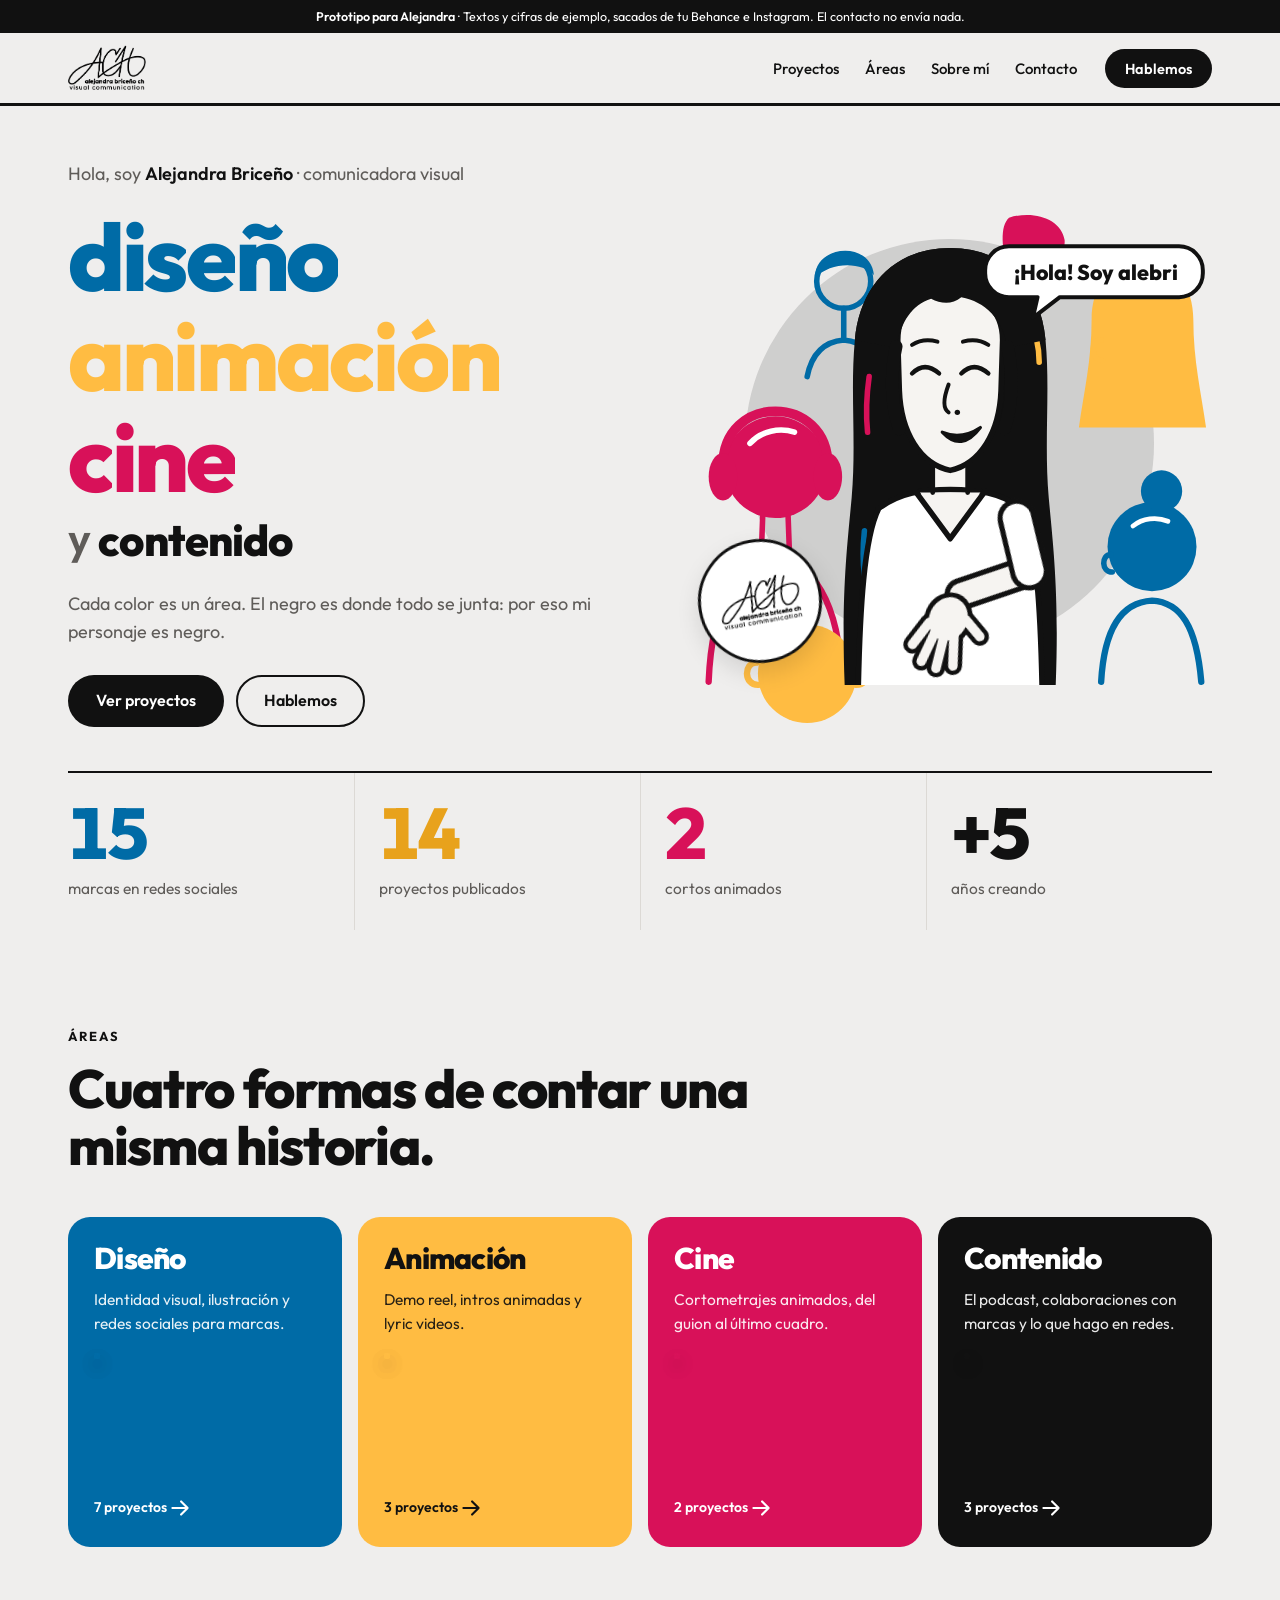
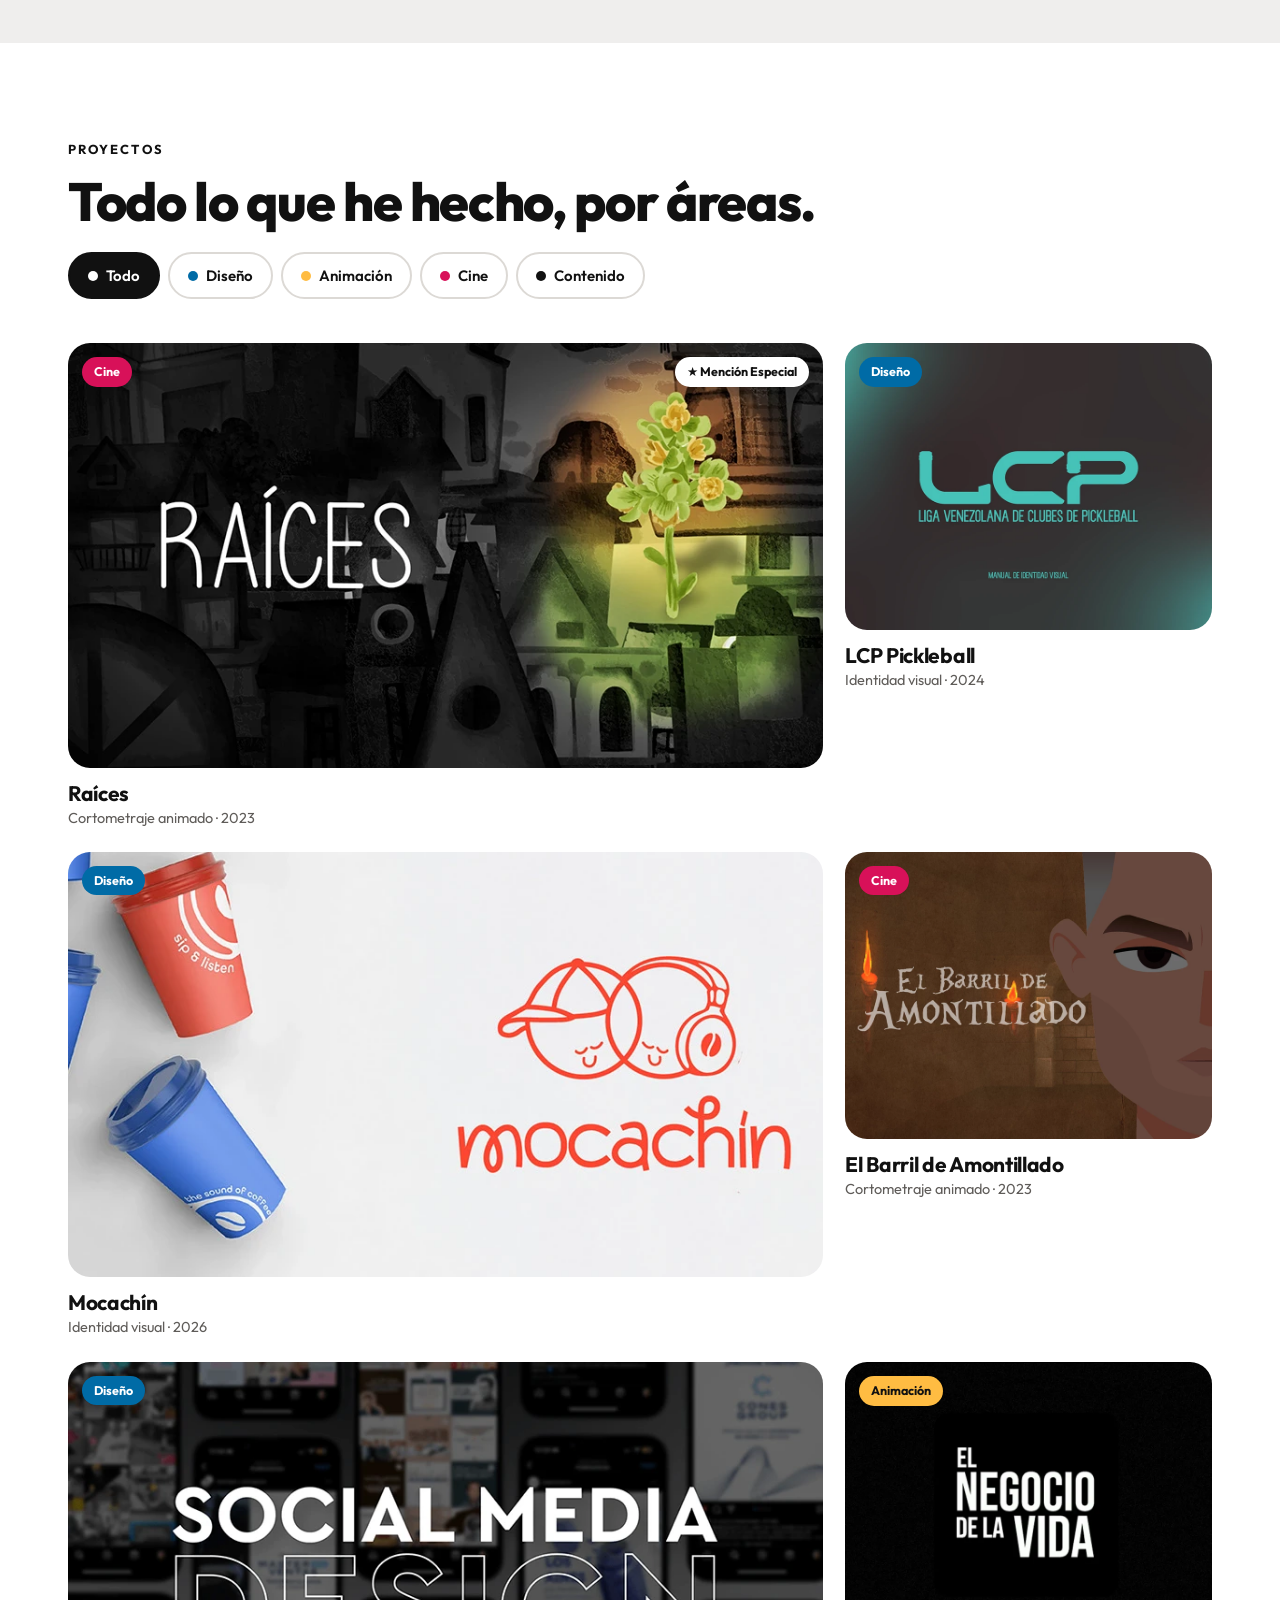
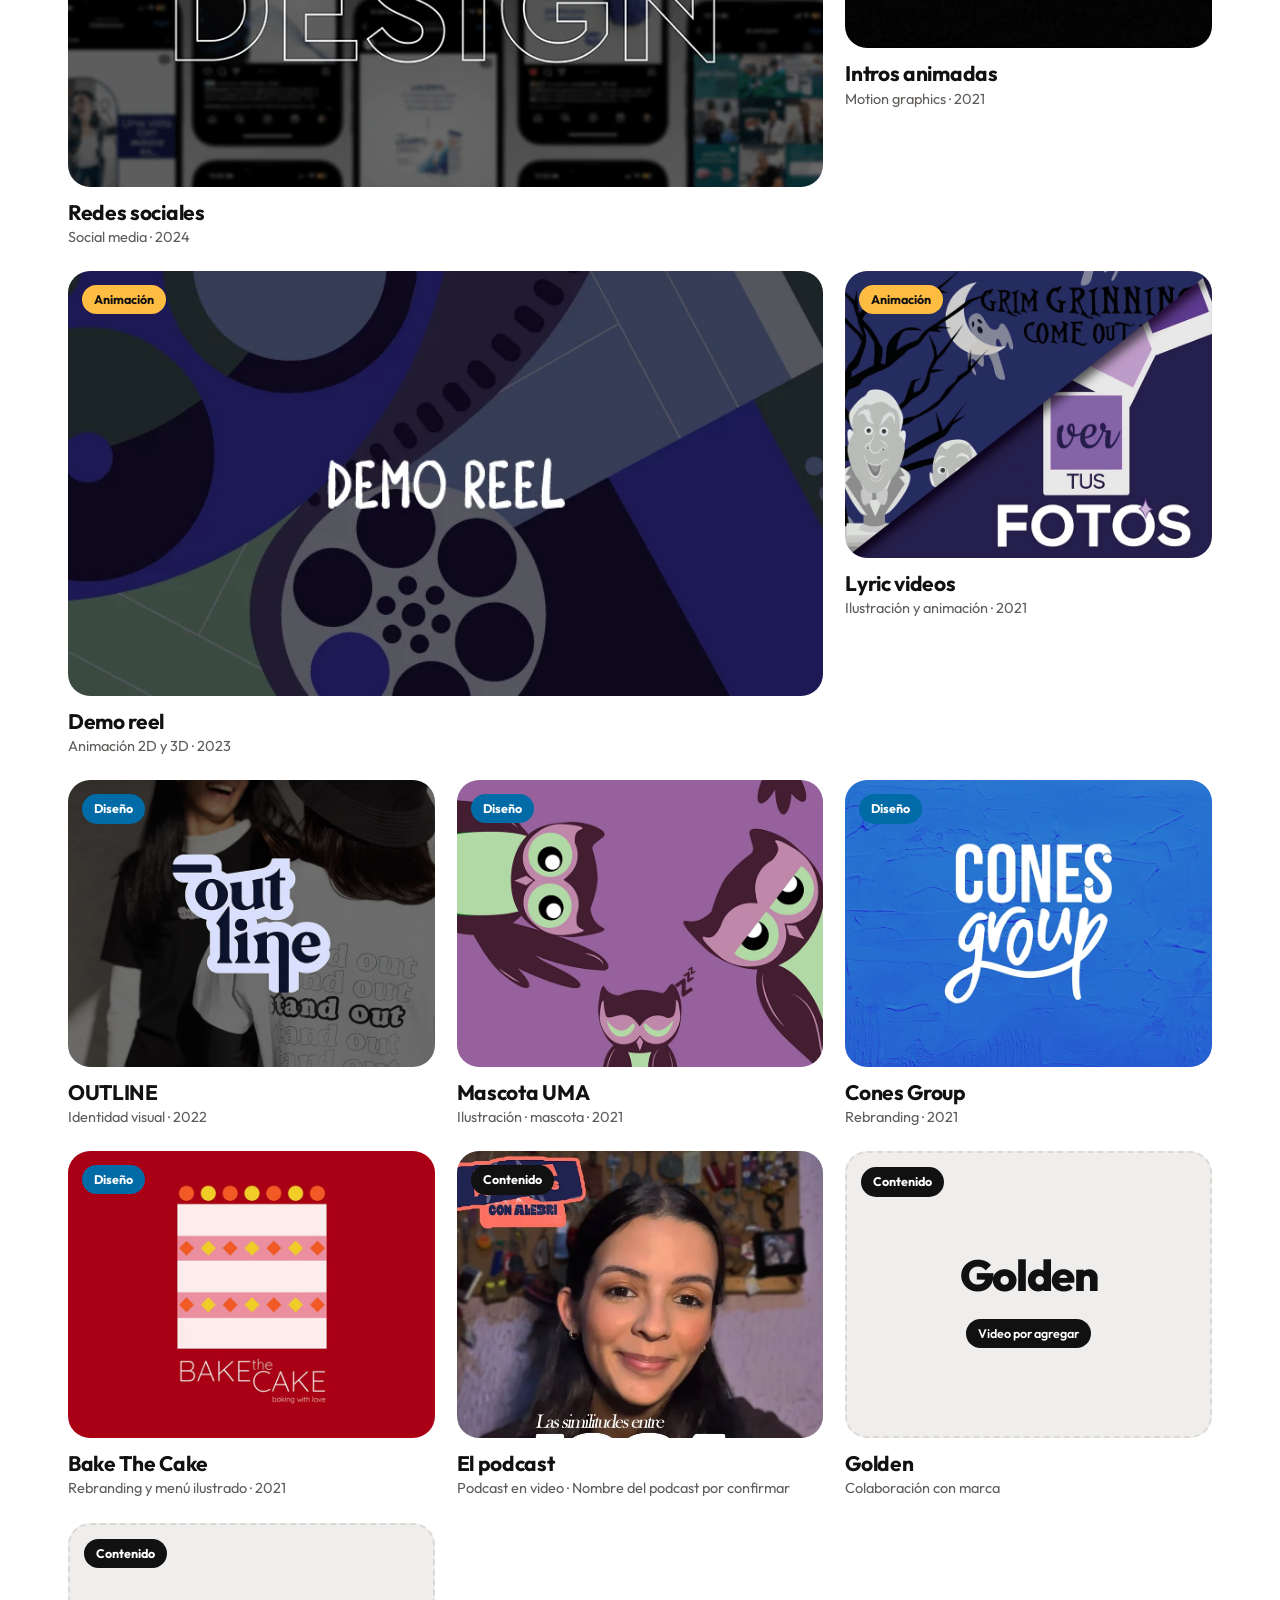
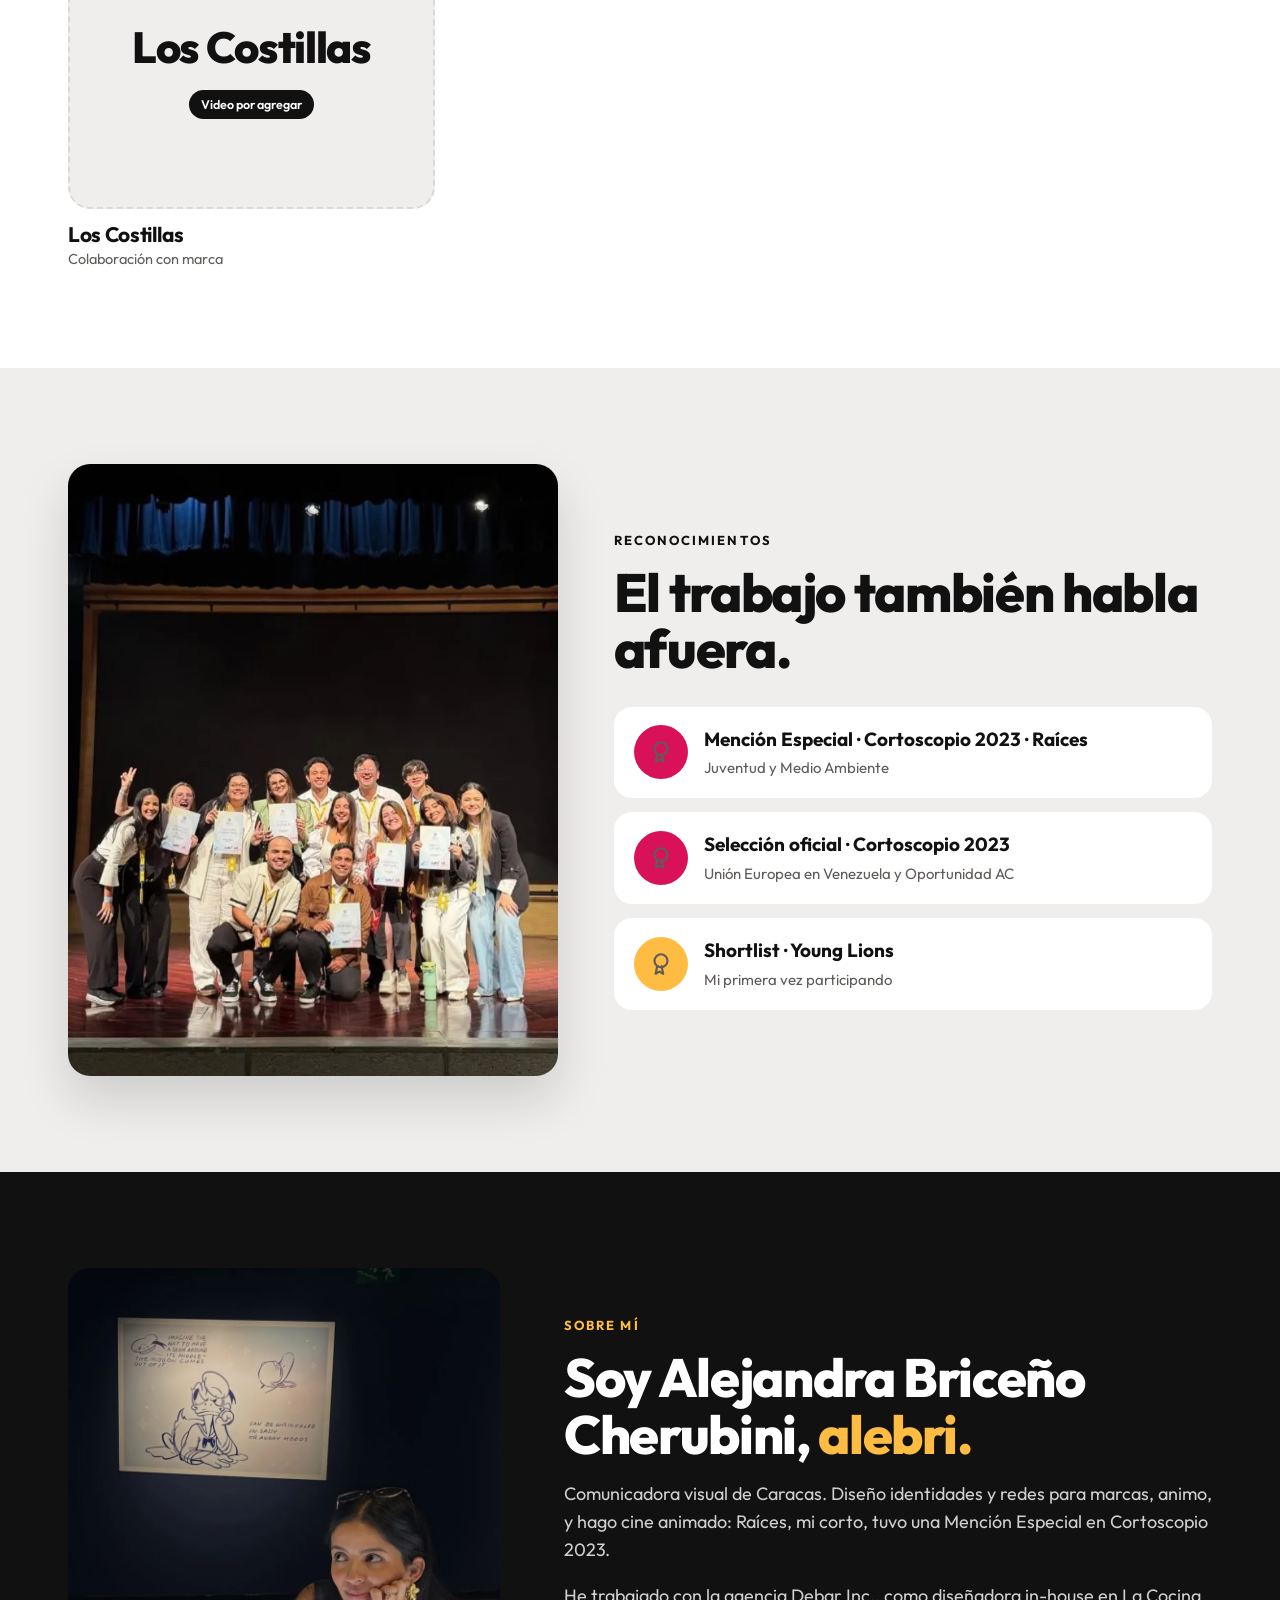
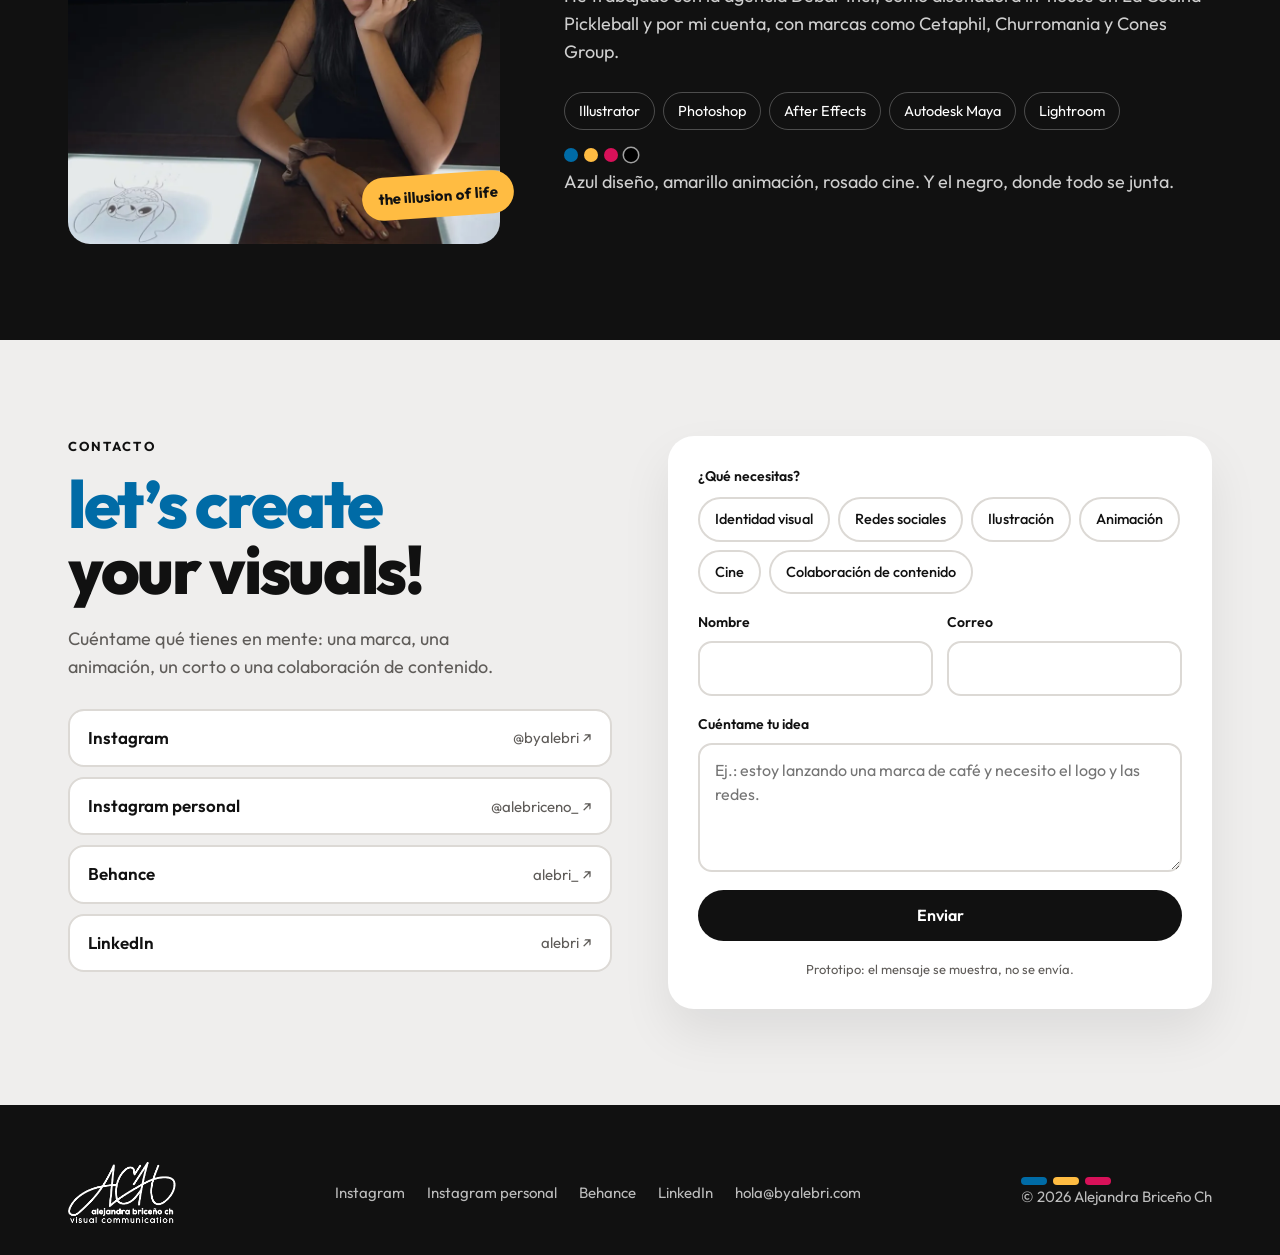
<file: vitrinas/alebri/index.html>
<!doctype html>
<html lang="es">
<head>
  <meta charset="utf-8" />
  <meta name="viewport" content="width=device-width, initial-scale=1" />
  <meta name="robots" content="noindex, nofollow" />
  <title>alebri — Alejandra Briceño · diseño, animación, cine y contenido</title>
  <meta name="description" content="Portafolio de Alejandra Briceño (alebri), comunicadora visual: diseño, animación, cine y creación de contenido." />
  <link rel="preconnect" href="https://fonts.googleapis.com" />
  <link rel="preconnect" href="https://fonts.gstatic.com" crossorigin />
  <link href="https://fonts.googleapis.com/css2?family=Outfit:wght@300;400;500;600;700;800;900&amp;display=swap" rel="stylesheet" />
  <link rel="icon" type="image/png" href="img/marca/icono.png" />
  <link rel="stylesheet" href="recursos/estilos.css" />
</head>
<body data-pagina="inicio" data-area="todo">
  <main>
    <section class="hero">
      <div class="caja hero-grilla">
        <div class="hero-texto">
          <p class="saludo">Hola, soy <strong>Alejandra Briceño</strong> · comunicadora visual</p>
          <h1 class="hero-areas">
            <a href="#proyectos" data-area="diseno">diseño</a>
            <a href="#proyectos" data-area="animacion">animación</a>
            <a href="#proyectos" data-area="cine">cine</a>
            <span class="hero-y">y <a href="#proyectos" data-area="contenido">contenido</a></span>
          </h1>
          <p class="hero-bajada">Cada color es un área. El negro es donde todo se junta: por eso mi personaje es negro.</p>
          <div class="acciones">
            <a class="boton boton--acento" href="#proyectos">Ver proyectos</a>
            <a class="boton boton--borde" href="#contacto">Hablemos</a>
          </div>
        </div>
        <div class="hero-arte">
          <div class="hero-circulo" aria-hidden="true"></div>
        </div>
      </div>
      <div class="caja">
        <div class="numeros" id="numeros"></div>
      </div>
    </section>

    <section class="seccion" id="areas">
      <div class="caja">
        <div class="cabeza">
          <p class="ceja">Áreas</p>
          <h2>Cuatro formas de contar <em>una misma historia.</em></h2>
        </div>
        <div class="areas" id="lista-areas"></div>
      </div>
    </section>

    <section class="seccion seccion--blanca" id="proyectos">
      <div class="caja">
        <div class="cabeza cabeza--fila">
          <div>
            <p class="ceja">Proyectos</p>
            <h2 id="titulo-proyectos">Todo lo que he hecho, <em>por áreas.</em></h2>
          </div>
          <div class="filtros" id="filtros" role="group" aria-label="Filtrar proyectos por área"></div>
        </div>
        <div class="subfiltros" id="subfiltros" role="group" aria-label="Filtrar diseño" hidden></div>
        <div class="proyectos" id="lista-proyectos"></div>
      </div>
    </section>

    <section class="seccion" id="premios">
      <div class="caja premios-grilla">
        <figure class="premios-foto" data-revelar>
          <img src="img/redes/young-lions.webp" alt="Alejandra con su equipo en Young Lions" loading="lazy" />
        </figure>
        <div>
          <p class="ceja">Reconocimientos</p>
          <h2>El trabajo <em>también habla afuera.</em></h2>
          <ul class="premios" id="lista-premios"></ul>
        </div>
      </div>
    </section>

    <section class="seccion seccion--negra" id="sobre-mi">
      <div class="caja sobre-grilla">
        <figure class="sobre-foto" data-revelar>
          <img src="img/marca/alebri.webp" alt="Alejandra Briceño frente a un dibujo de animación" loading="lazy" />
          <figcaption>the illusion of life</figcaption>
        </figure>
        <div data-revelar>
          <p class="ceja">Sobre mí</p>
          <h2>Soy Alejandra Briceño Cherubini, <em>alebri.</em></h2>
          <p>Comunicadora visual de Caracas. Diseño identidades y redes para marcas, animo, y hago cine animado: Raíces, mi corto, tuvo una Mención Especial en Cortoscopio 2023.</p>
          <p>He trabajado con la agencia Debar Inc., como diseñadora in-house en La Cocina Pickleball y por mi cuenta, con marcas como Cetaphil, Churromania y Cones Group.</p>
          <ul class="herramientas">
            <li>Illustrator</li><li>Photoshop</li><li>After Effects</li><li>Autodesk Maya</li><li>Lightroom</li>
          </ul>
          <p class="sobre-colores"><span class="punto punto--azul"></span><span class="punto punto--amarillo"></span><span class="punto punto--rosado"></span><span class="punto punto--negro"></span> Azul diseño, amarillo animación, rosado cine. Y el negro, donde todo se junta.</p>
        </div>
      </div>
    </section>

    <section class="seccion" id="contacto">
      <div class="caja contacto-grilla">
        <div>
          <p class="ceja">Contacto</p>
          <p class="lema"><span>let’s create</span> your visuals!</p>
          <p class="contacto-texto">Cuéntame qué tienes en mente: una marca, una animación, un corto o una colaboración de contenido.</p>
          <ul class="redes" id="lista-redes"></ul>
        </div>
        <form class="formulario" id="form-contacto" novalidate>
          <fieldset class="campo">
            <legend>¿Qué necesitas?</legend>
            <div class="chips" id="chips-contacto"></div>
            <p class="error" data-error="tipos" hidden>Elige al menos una opción.</p>
          </fieldset>
          <div class="fila-2">
            <label class="campo"><span class="etiqueta">Nombre</span><input name="nombre" autocomplete="name" /><span class="error" data-error="nombre" hidden>Dime tu nombre.</span></label>
            <label class="campo"><span class="etiqueta">Correo</span><input name="correo" type="email" autocomplete="email" /><span class="error" data-error="correo" hidden>Necesito un correo para responderte.</span></label>
          </div>
          <label class="campo"><span class="etiqueta">Cuéntame tu idea</span><textarea name="mensaje" rows="4" placeholder="Ej.: estoy lanzando una marca de café y necesito el logo y las redes."></textarea><span class="error" data-error="mensaje" hidden>Cuéntame un poco de tu proyecto.</span></label>
          <button class="boton boton--acento boton--ancho" type="submit">Enviar</button>
          <p class="nota">Prototipo: el mensaje se muestra, no se envía.</p>
        </form>
      </div>
    </section>
  </main>

  <script src="recursos/datos.js"></script>
  <script src="recursos/muneca.js"></script>
  <script src="recursos/app.js"></script>
</body>
</html>
</file>
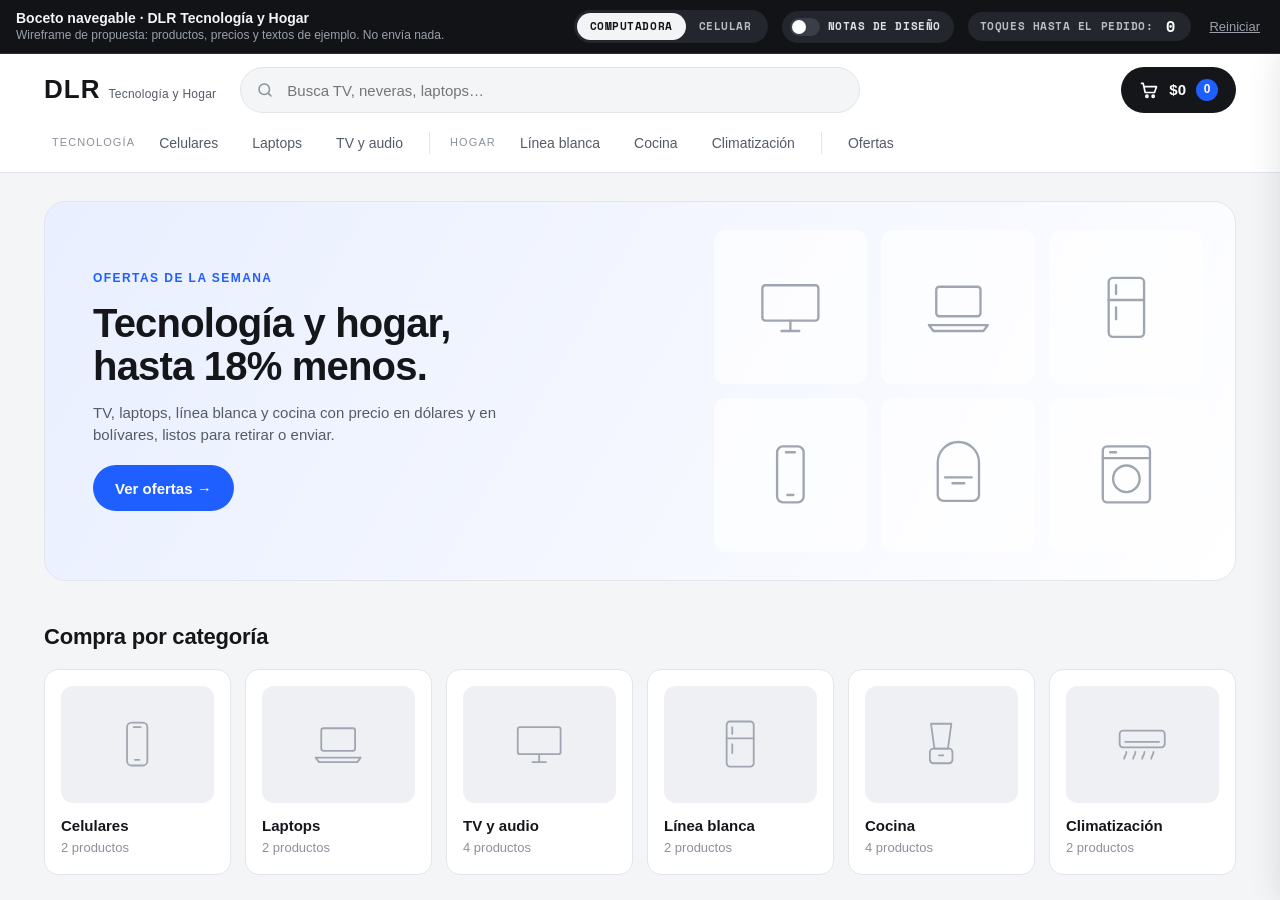
<file: vitrinas/boceto/index.html>
<!DOCTYPE html>
<html lang="es">
<head>
<meta charset="UTF-8">
<meta name="viewport" content="width=device-width, initial-scale=1">
<meta name="robots" content="noindex, nofollow">
<title>Boceto navegable · DLR Tecnología y Hogar</title>
<link rel="icon" href="data:,">
<link rel="preconnect" href="https://fonts.googleapis.com">
<link rel="preconnect" href="https://fonts.gstatic.com" crossorigin>
<link href="https://fonts.googleapis.com/css2?family=Space+Mono:wght@400;700&family=Caveat:wght@700&display=swap" rel="stylesheet">
<style>
  * { box-sizing: border-box; margin: 0; padding: 0; }
  html, body { height: 100%; }
  body { font-family: -apple-system, BlinkMacSystemFont, "Segoe UI", Roboto, "Helvetica Neue", Arial, sans-serif; background: #1A1C21; color: #F3F4F6; display: flex; flex-direction: column; }
  button { font: inherit; cursor: pointer; border: 0; }
  .barra { flex: none; display: flex; align-items: center; gap: 14px; padding: 10px 16px; background: #111317; border-bottom: 1px solid #2A2D34; }
  .marca { display: flex; flex-direction: column; line-height: 1.25; margin-right: auto; min-width: 0; }
  .marca b { font-size: 14px; white-space: nowrap; }
  .marca span { font-size: 12px; color: #9AA0AA; white-space: nowrap; overflow: hidden; text-overflow: ellipsis; }
  .seg { display: flex; background: #23262D; border-radius: 999px; padding: 3px; }
  .seg button { background: none; color: #B8BDC6; font: 700 11px/1 "Space Mono", monospace; letter-spacing: .05em; text-transform: uppercase; padding: 8px 13px; border-radius: 999px; white-space: nowrap; }
  .seg button.activo { background: #F3F4F6; color: #111317; }
  .interruptor { display: flex; align-items: center; gap: 8px; background: #23262D; color: #DDE1E7; font: 700 11px/1 "Space Mono", monospace; letter-spacing: .05em; text-transform: uppercase; padding: 7px 13px 7px 8px; border-radius: 999px; white-space: nowrap; }
  .interruptor i { width: 30px; height: 18px; border-radius: 999px; background: #3A3E47; position: relative; transition: background .15s; }
  .interruptor i::after { content: ""; position: absolute; top: 2px; left: 2px; width: 14px; height: 14px; border-radius: 999px; background: #fff; transition: left .15s; }
  .interruptor.on i { background: #2B44FF; }
  .interruptor.on i::after { left: 14px; }
  .toques { display: flex; align-items: center; gap: 8px; font: 700 11px/1 "Space Mono", monospace; letter-spacing: .05em; text-transform: uppercase; color: #B8BDC6; background: #23262D; padding: 7px 12px; border-radius: 999px; white-space: nowrap; }
  .toques b { color: #fff; font-size: 15px; min-width: 18px; text-align: center; }
  .toques.listo { background: #F7C948; color: #151515; }
  .toques.listo b { color: #151515; }
  .reiniciar { background: none; color: #9AA0AA; font-size: 13px; text-decoration: underline; padding: 4px; }
  .escena { flex: 1; min-height: 0; display: flex; align-items: center; justify-content: center; background: radial-gradient(ellipse at 50% 0%, #2B2F38 0%, #1A1C21 70%); overflow: hidden; }
  .escena iframe { border: 0; width: 100%; height: 100%; background: #F4F5F7; display: block; }
  .escena.celular { padding: 18px 0; }
  .telefono { width: 100%; height: 100%; }
  .escena.celular .telefono { width: 402px; height: min(860px, 100%); border-radius: 46px; padding: 44px 12px 14px; background: #0B0C0F; box-shadow: 0 0 0 2px #3A3E47, 0 30px 80px rgba(0,0,0,.55); position: relative; }
  .escena.celular .telefono iframe { border-radius: 6px 6px 34px 34px; }
  .escena.celular .telefono::before { content: ""; position: absolute; top: 12px; left: 50%; transform: translateX(-50%); width: 92px; height: 22px; border-radius: 999px; background: #000; box-shadow: inset 0 0 0 1px #24262C; z-index: 2; }
  .escena.celular .telefono iframe { padding-top: 0; }
  .leyenda { position: absolute; left: 18px; bottom: 16px; max-width: 280px; font-size: 12.5px; line-height: 1.45; color: #9AA0AA; display: none; }
  .escena.celular .leyenda { display: block; }
  .leyenda b { color: #F7C948; display: block; margin-bottom: 4px; font: 700 26px/1.1 "Caveat", cursive; }
  @media (max-width: 760px) {
    .barra { flex-wrap: wrap; gap: 8px; padding: 8px 10px; }
    .marca { flex-basis: 100%; }
    .seg { display: none; }
    .escena.celular { padding: 0; }
    .escena.celular .telefono { width: 100%; height: 100%; border-radius: 0; padding: 0; box-shadow: none; }
    .escena.celular .telefono::before { display: none; }
    .escena.celular .telefono iframe { border-radius: 0; }
    .leyenda { display: none !important; }
  }
</style>
</head>
<body>
  <div class="barra">
    <div class="marca"><b>Boceto navegable · DLR Tecnología y Hogar</b><span>Wireframe de propuesta: productos, precios y textos de ejemplo. No envía nada.</span></div>
    <div class="seg" role="group" aria-label="Dispositivo">
      <button data-disp="pc" class="activo">Computadora</button>
      <button data-disp="cel">Celular</button>
    </div>
    <button class="interruptor" id="notas" aria-pressed="false"><i></i>Notas de diseño</button>
    <div class="toques" id="toques" title="Cada clic o toque cuenta, desde que entras hasta que confirmas el pedido">Toques hasta el pedido: <b id="n">0</b></div>
    <button class="reiniciar" id="reiniciar">Reiniciar</button>
  </div>
  <div class="escena" id="escena">
    <div class="telefono"><iframe id="app" src="tienda.html" title="Boceto de la tienda DLR"></iframe></div>
    <div class="leyenda"><b>Pensado primero para el celular</b>Buscador arriba, filtros que se deslizan, ficha que sube desde abajo y el botón de confirmar fijo con el total.</div>
  </div>
<script>
  var app = document.getElementById('app');
  var notas = false;
  function enviar(m) { m.boceto = 'dlr-marco'; app.contentWindow.postMessage(m, '*'); }
  document.querySelectorAll('[data-disp]').forEach(function (b) {
    b.addEventListener('click', function () {
      document.querySelectorAll('[data-disp]').forEach(function (x) { x.classList.toggle('activo', x === b); });
      document.getElementById('escena').classList.toggle('celular', b.dataset.disp === 'cel');
    });
  });
  document.getElementById('notas').addEventListener('click', function () {
    notas = !notas;
    this.classList.toggle('on', notas);
    this.setAttribute('aria-pressed', notas);
    enviar({ notas: notas });
  });
  document.getElementById('reiniciar').addEventListener('click', function () {
    enviar({ reiniciar: true });
    document.getElementById('toques').classList.remove('listo');
  });
  window.addEventListener('message', function (e) {
    var d = e.data || {};
    if (d.boceto !== 'dlr') return;
    document.getElementById('n').textContent = d.n;
    var t = document.getElementById('toques');
    if (d.tipo === 'pedido') { t.classList.add('listo'); t.firstChild.textContent = 'Pedido listo en: '; }
    else if (d.n === 0) { t.classList.remove('listo'); t.firstChild.textContent = 'Toques hasta el pedido: '; }
  });
  app.addEventListener('load', function () { if (notas) enviar({ notas: true }); });
  if (/[?&]disp=cel/.test(location.search)) document.querySelector('[data-disp="cel"]').click();
  if (/[?&]notas=1/.test(location.search)) document.getElementById('notas').click();
</script>
</body>
</html>
</file>
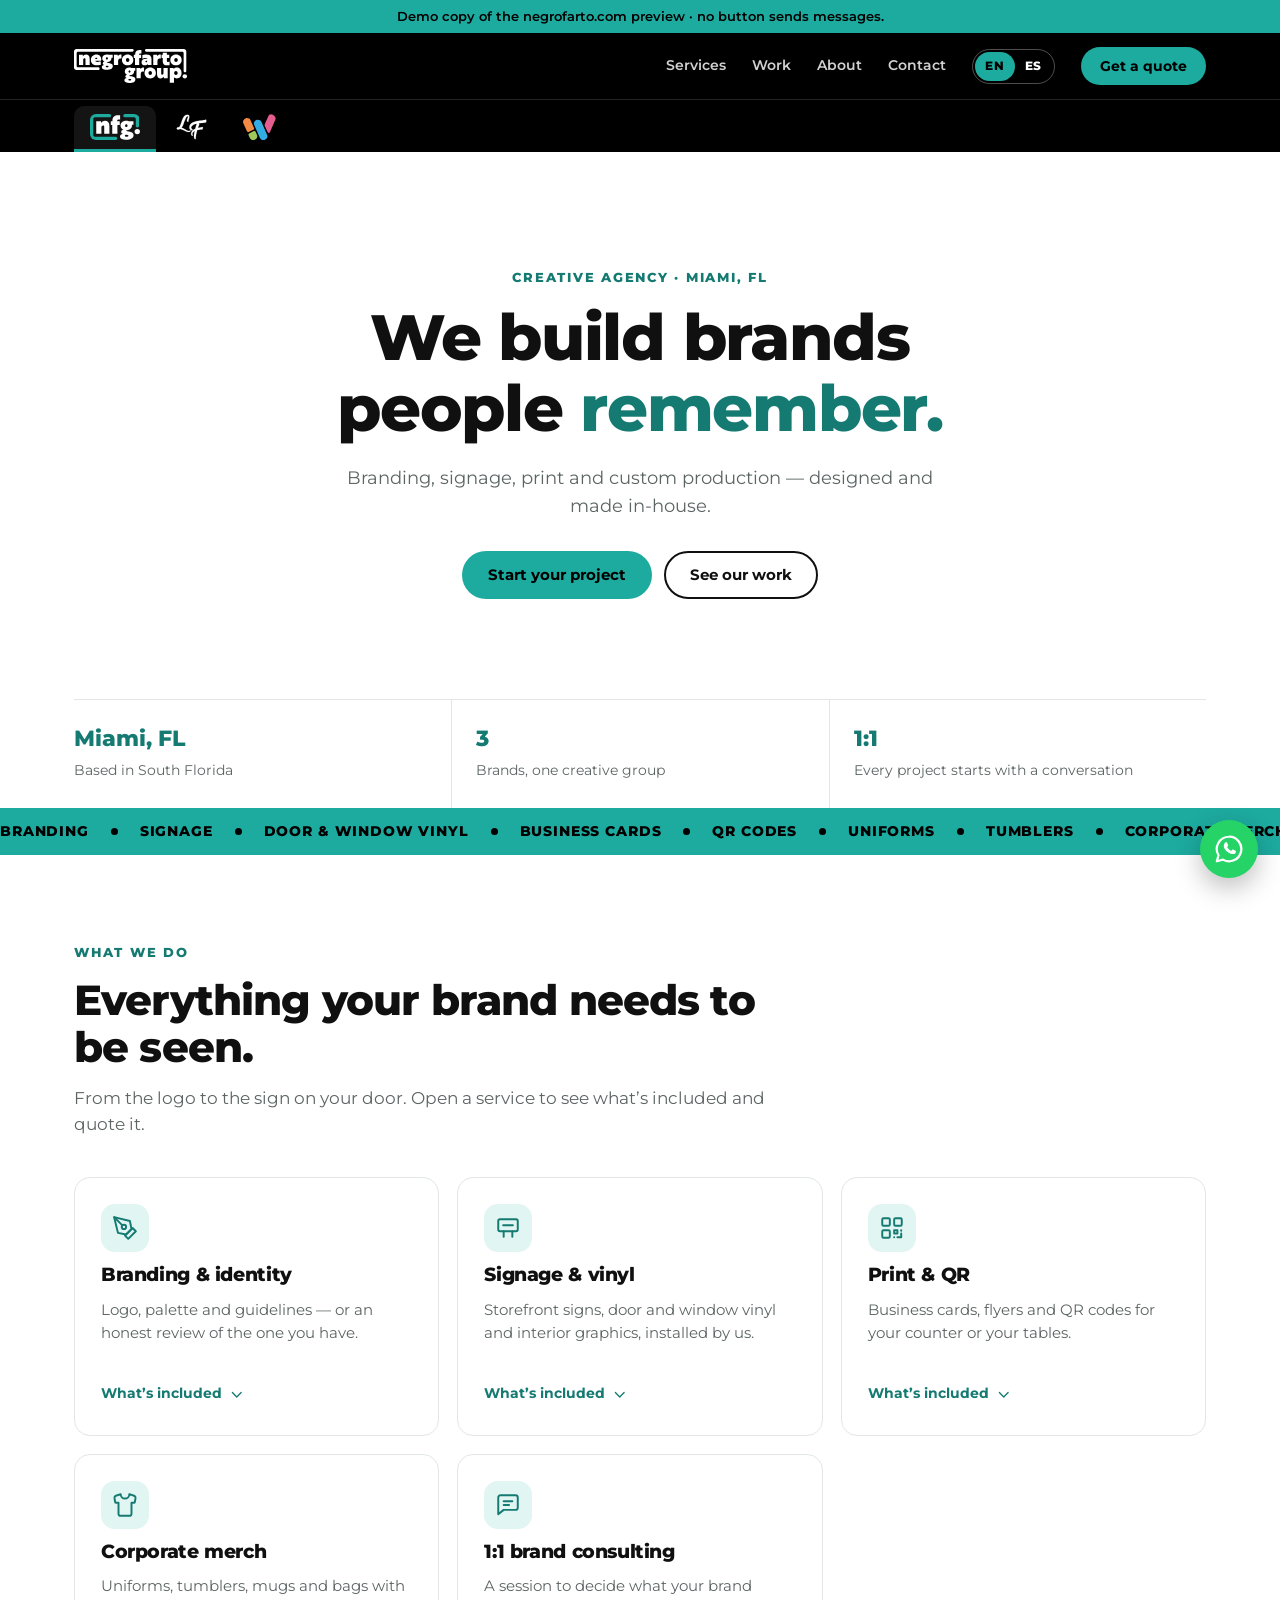
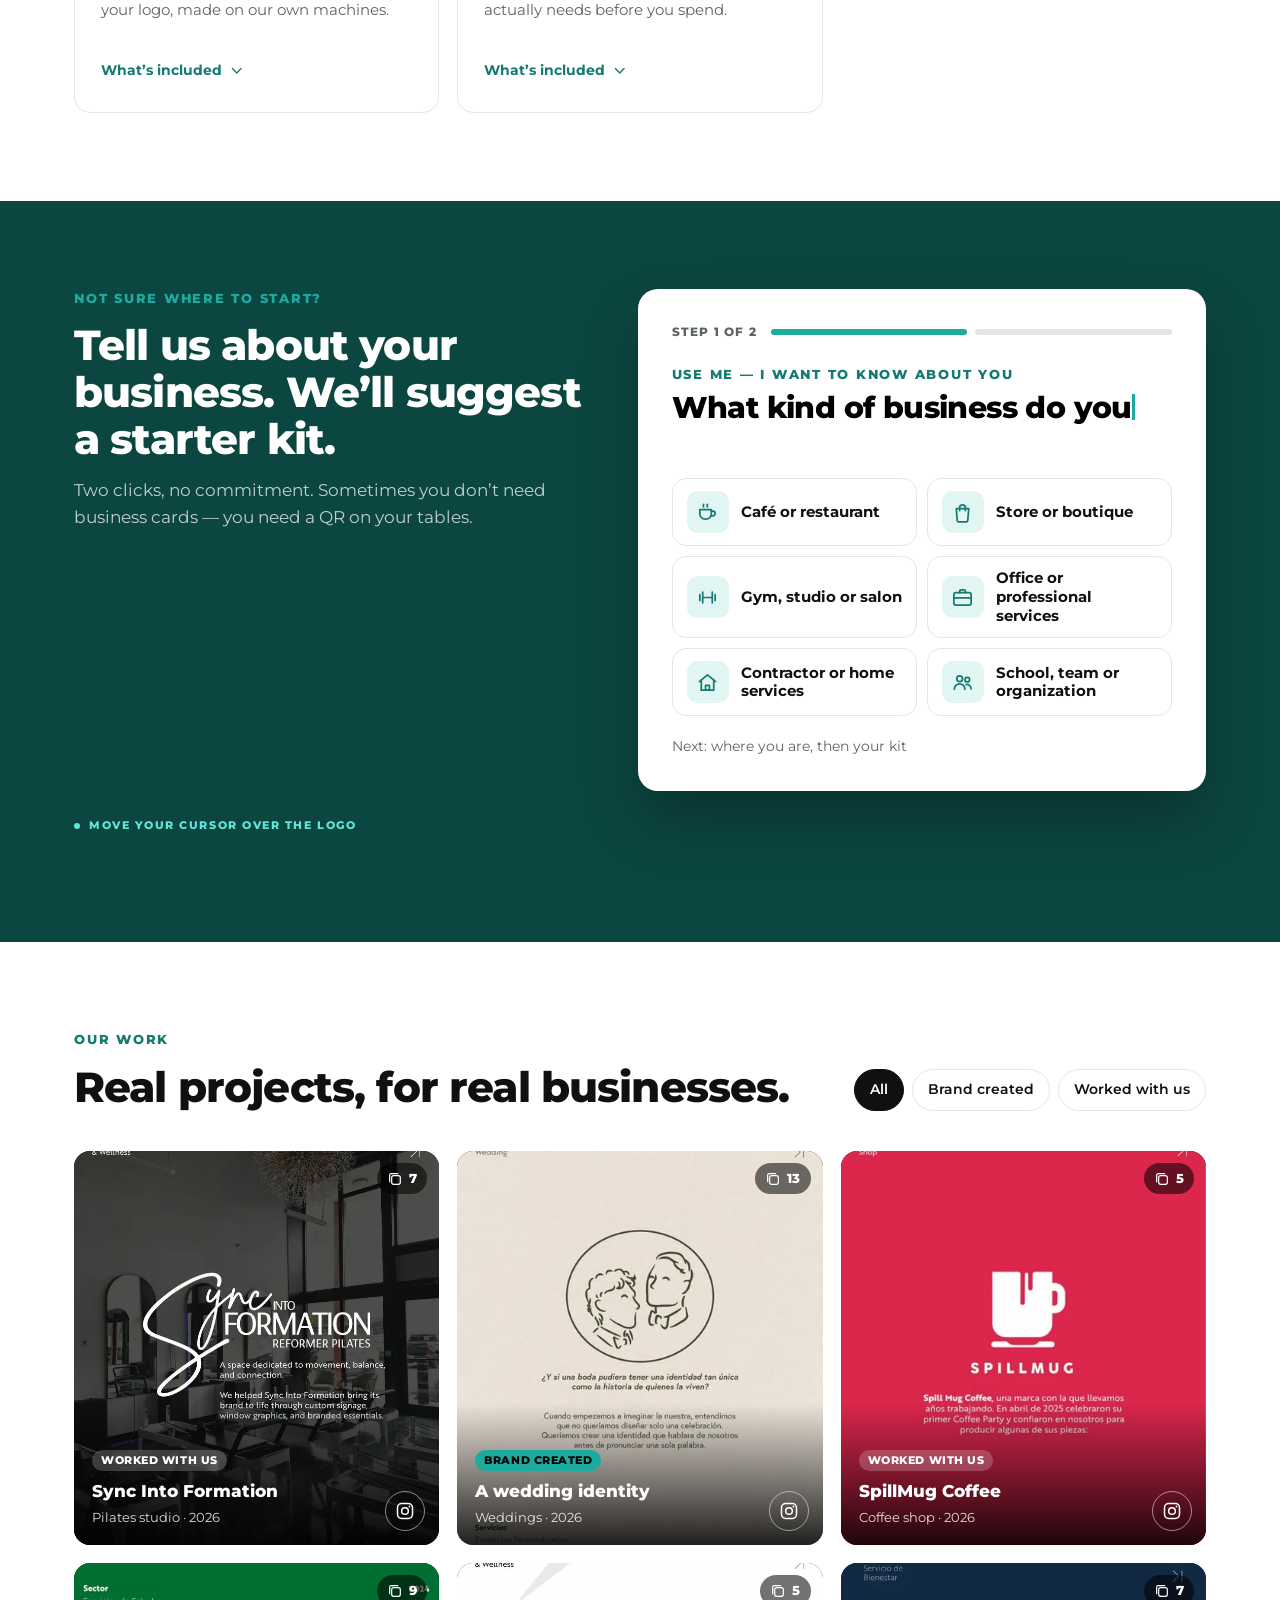
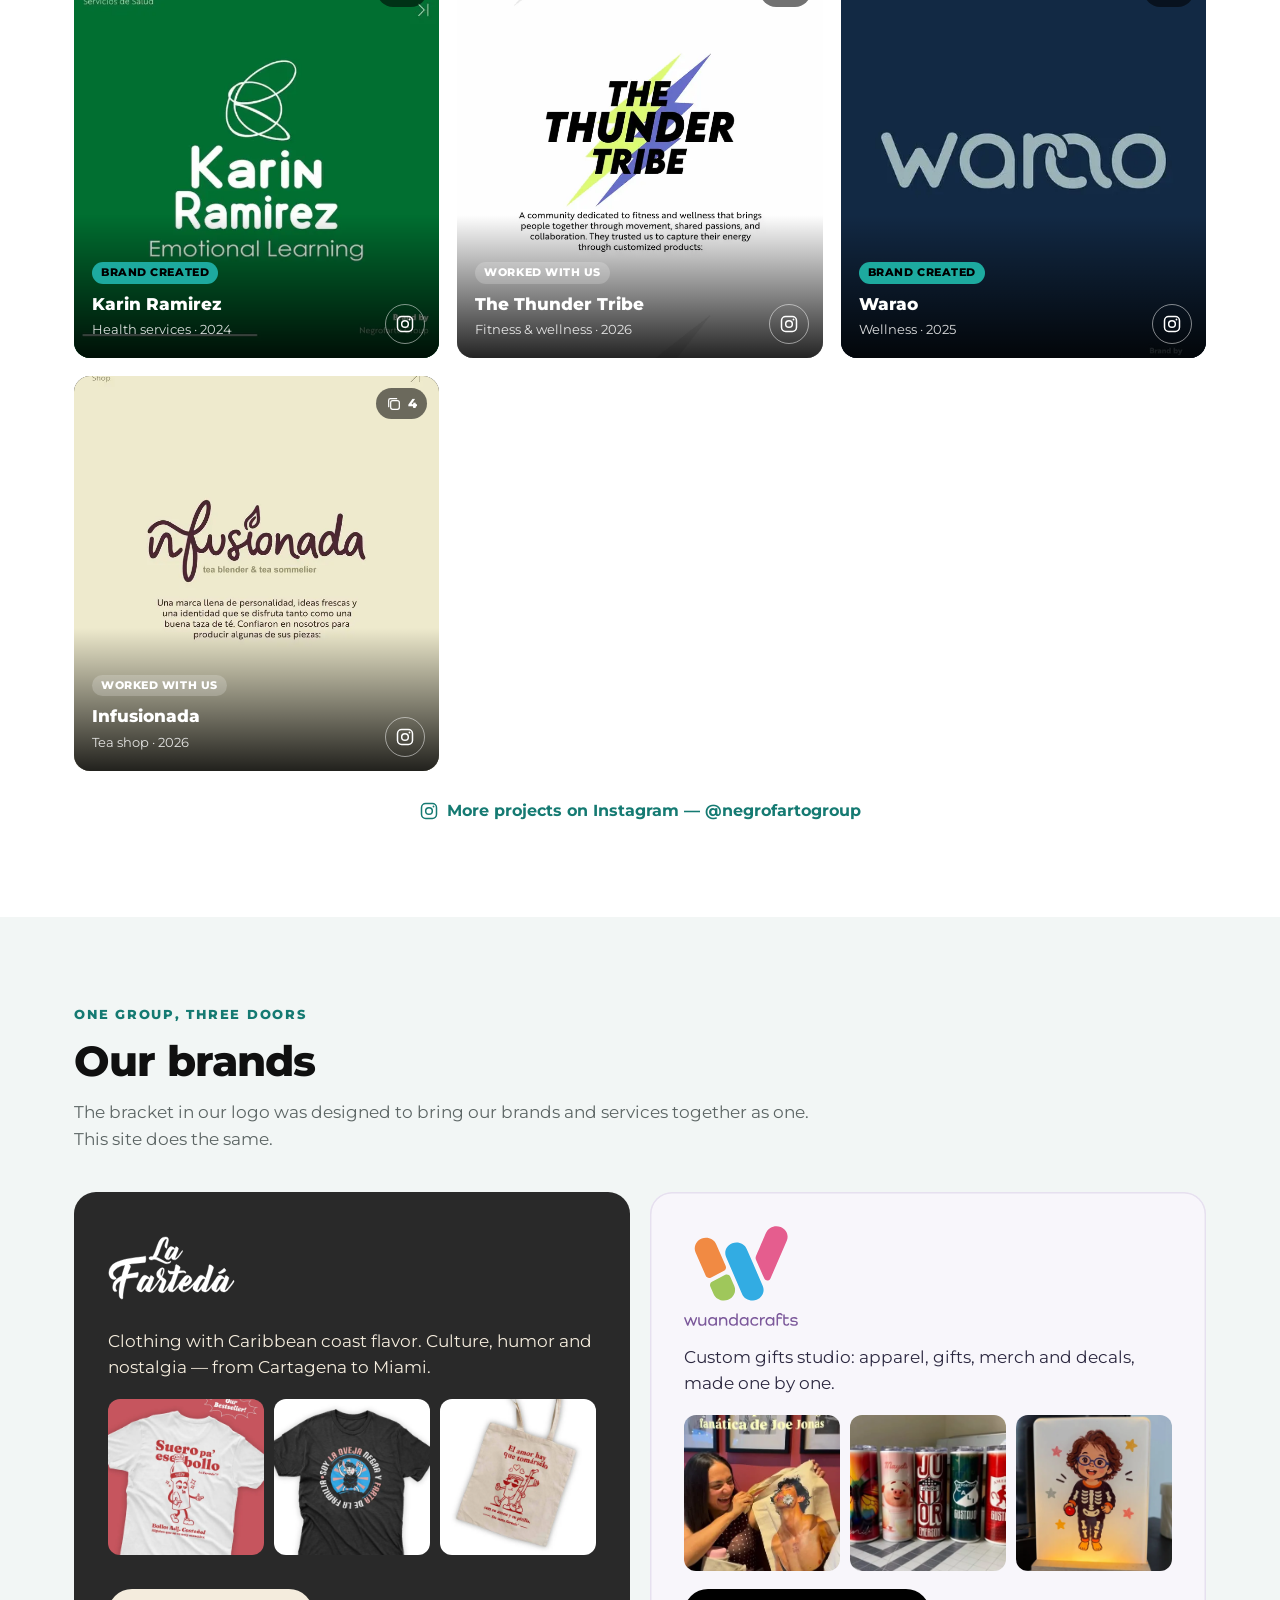
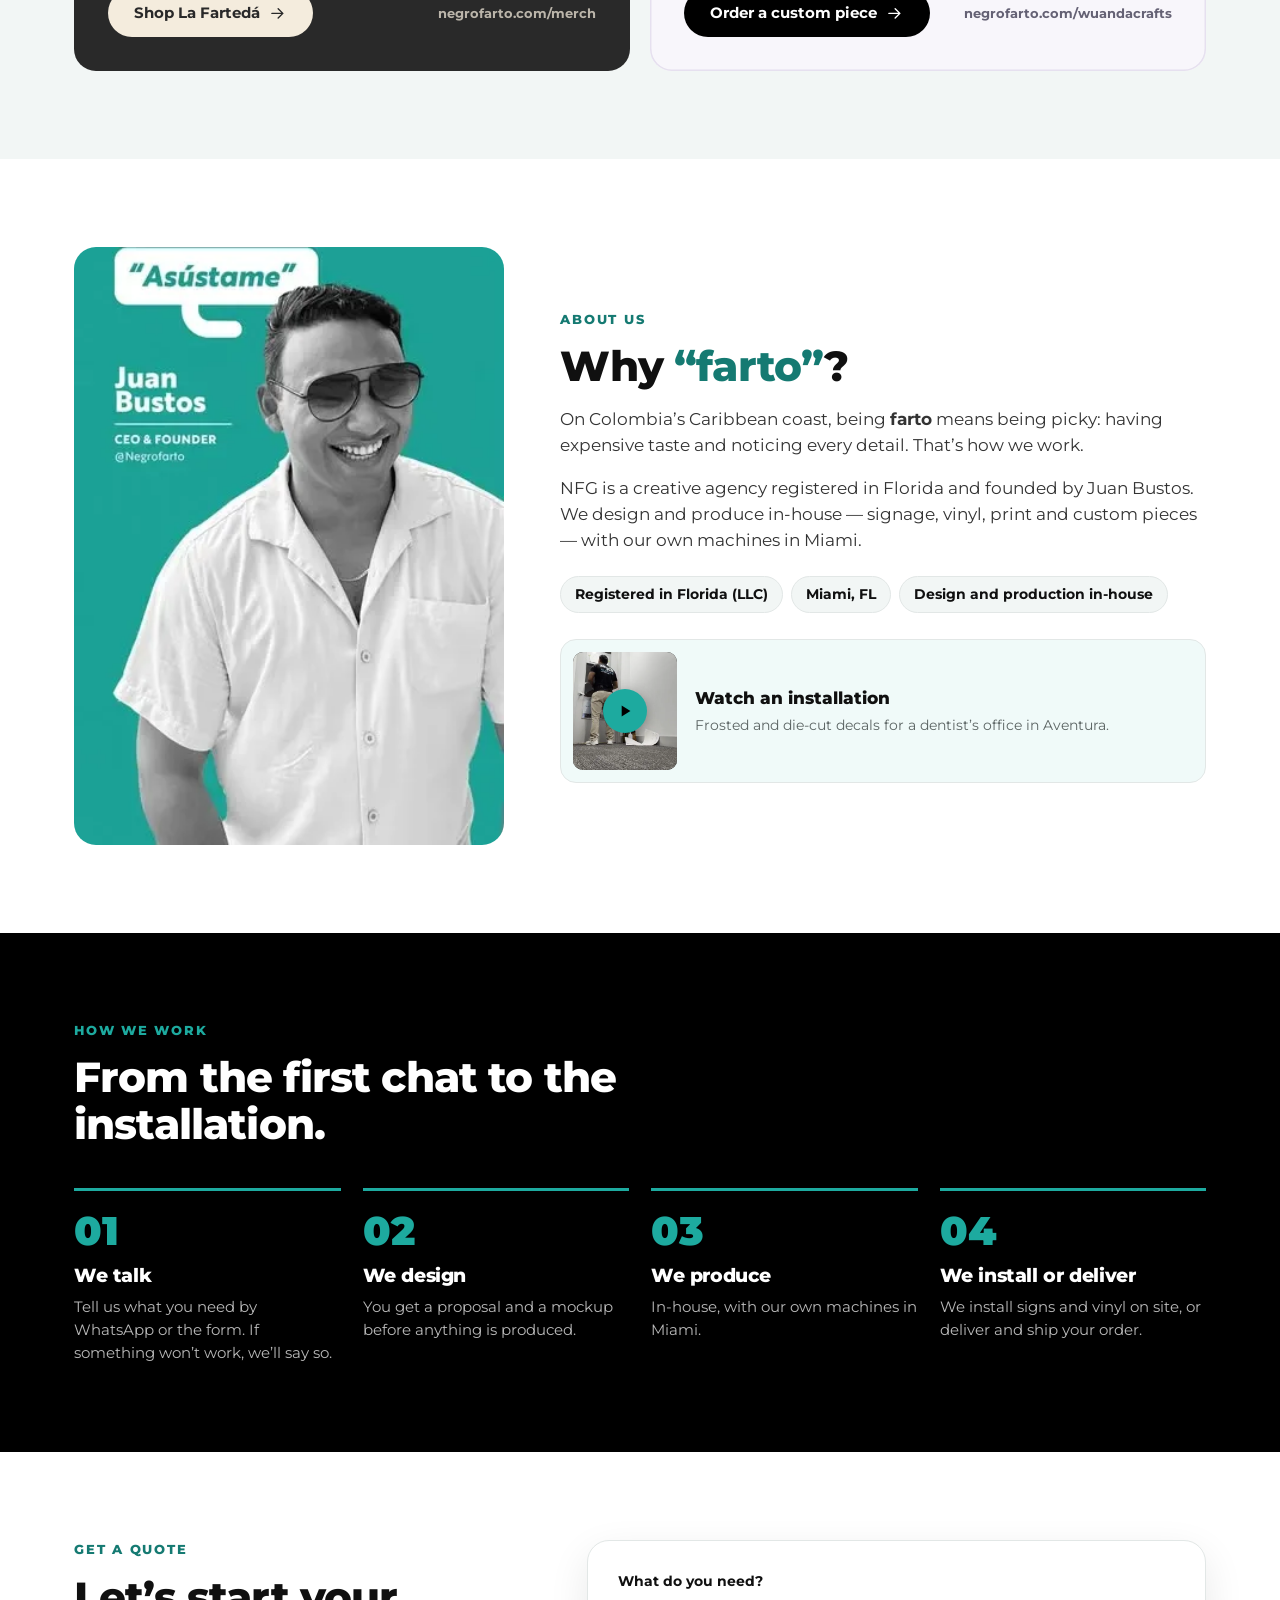
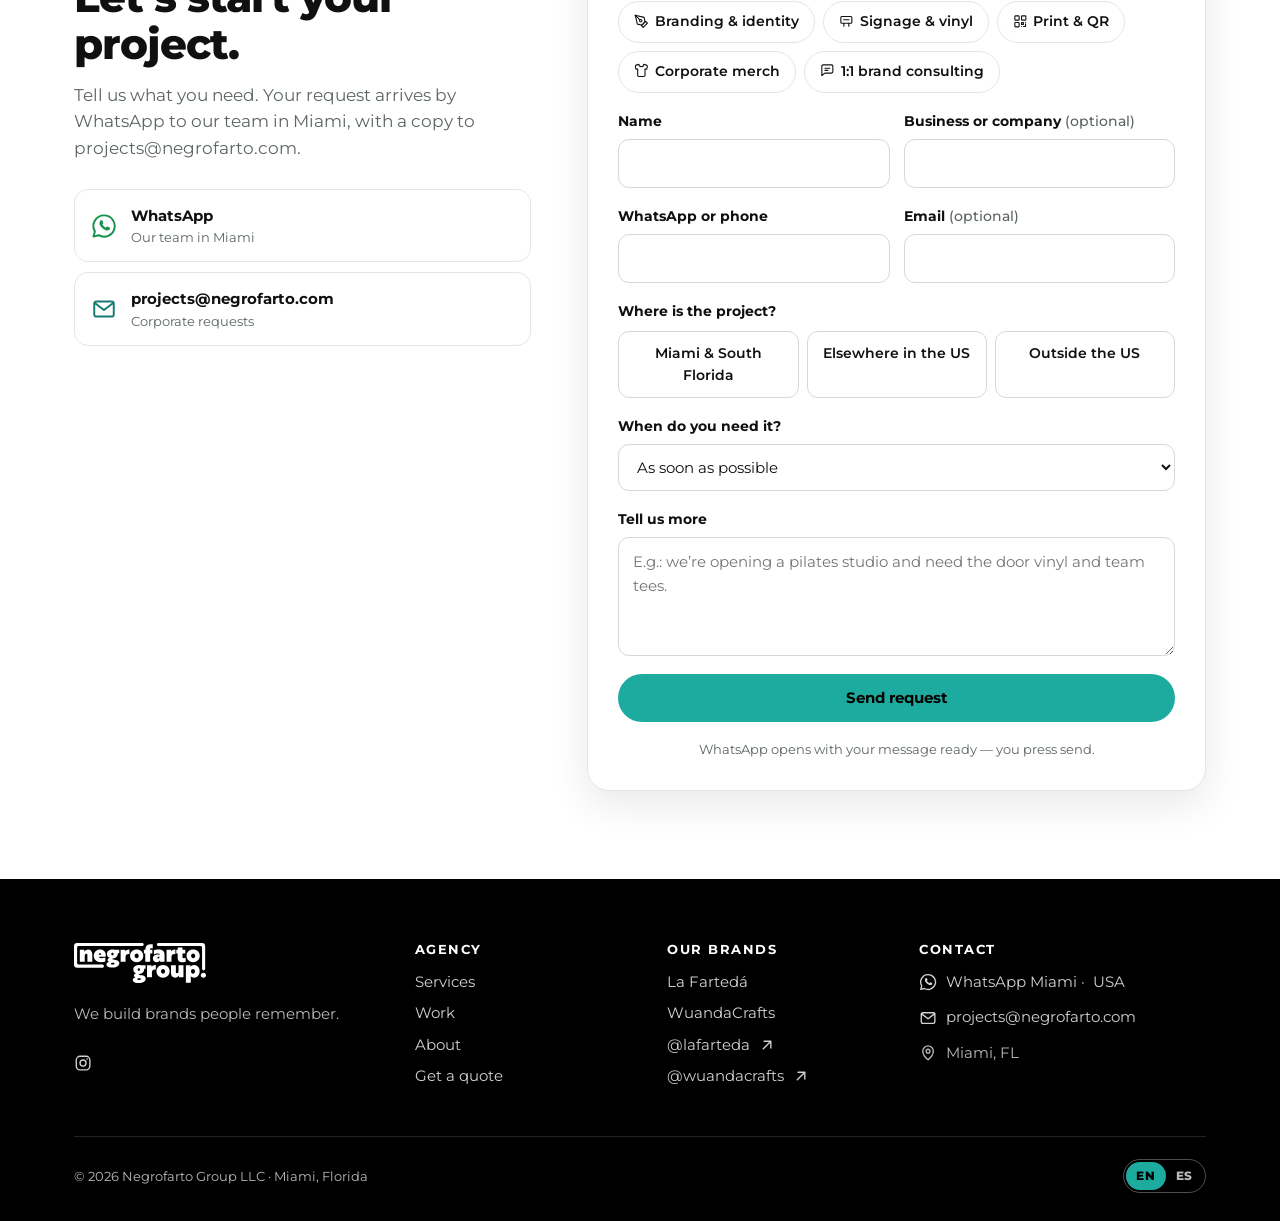
<file: vitrinas/nfg/index.html>
<!doctype html>
<html lang="en">
<head>
  <meta charset="utf-8" />
  <meta name="viewport" content="width=device-width, initial-scale=1" />
  <meta name="robots" content="noindex, nofollow" />
  <title>NFG — Creative agency in Miami</title>
  <meta name="description" content="Creative agency in Miami: branding, signage, print and custom production." />
  <meta name="theme-color" content="#000000" />
  <link rel="icon" href="img/marcas/favicon.svg" type="image/svg+xml" />
  <link rel="icon" href="img/marcas/favicon-32.png" sizes="32x32" type="image/png" />
  <link rel="apple-touch-icon" href="img/marcas/apple-touch-icon.png" />
  <!-- Vista previa: og:image apunta al sitio de revisión; al publicar en negrofarto.com se cambia a ese dominio. -->
  <meta property="og:type" content="website" />
  <meta property="og:site_name" content="NFG" />
  <meta property="og:title" content="NFG — Creative agency in Miami" />
  <meta property="og:description" content="Creative agency in Miami: branding, signage, print and custom production." />
  <meta property="og:image" content="https://niconania.github.io/negrofarto-web/prototipo/img/og/og-negrofarto.png" />
  <meta property="og:image:width" content="1200" />
  <meta property="og:image:height" content="630" />
  <meta name="twitter:card" content="summary_large_image" />
  <link rel="preconnect" href="https://fonts.googleapis.com" />
  <link rel="preconnect" href="https://fonts.gstatic.com" crossorigin />
  <link href="https://fonts.googleapis.com/css2?family=Montserrat:wght@400;500;600;700;800;900&amp;display=swap" rel="stylesheet" />
  <link rel="stylesheet" href="recursos/estilos.css" />
</head>
<body class="marca-nfg" data-pagina="agencia" data-base="">
  <main>
    <section class="hero">
      <div class="caja">
        <div class="hero-texto">
          <p class="ceja" data-t="hero.ceja"></p>
          <h1 data-t-html="hero.titulo"></h1>
          <p class="hero-bajada" data-t="hero.texto"></p>
          <div class="acciones">
            <a class="boton boton--acento" href="#cotizar" data-t="hero.cta"></a>
            <a class="boton boton--borde" href="#trabajos" data-t="hero.cta2"></a>
          </div>
        </div>
      </div>
      <div class="caja">
        <div class="cifras">
          <div><strong>Miami, FL</strong><span data-t="cifra1"></span></div>
          <div><strong>3</strong><span data-t="cifra2"></span></div>
          <div><strong>1:1</strong><span data-t="cifra3"></span></div>
        </div>
      </div>
    </section>
    <div class="cinta" aria-hidden="true"><div class="cinta-pista" id="cinta"></div></div>

    <section class="seccion" id="servicios">
      <div class="caja">
        <div class="cabeza-seccion">
          <p class="ceja" data-t="serv.ceja"></p>
          <h2 data-t="serv.titulo"></h2>
          <p class="bajada" data-t="serv.texto"></p>
        </div>
        <div class="servicios" id="lista-servicios"></div>
      </div>
    </section>

    <section class="seccion seccion--kit" id="kit">
      <div class="caja kit-grilla">
        <div class="kit-intro">
          <p class="ceja" data-t="kit.ceja"></p>
          <h2 data-t="kit.titulo"></h2>
          <p class="bajada" data-t="kit.texto"></p>
          <div class="kit-logo-caja" id="kit-logo-caja">
            <img class="kit-logo" src="img/marcas/nfg-negro.svg" alt="" width="259" height="135" />
            <div class="kit-pie">
              <span class="kit-pista" aria-hidden="true"></span>
              <p class="kit-cliente" id="kit-cliente" aria-live="polite"></p>
            </div>
          </div>
        </div>
        <div class="kit-resultado" id="kit-resultado"></div>
      </div>
    </section>

    <section class="seccion" id="trabajos">
      <div class="caja">
        <div class="cabeza-seccion cabeza-seccion--fila">
          <div>
            <p class="ceja" data-t="trab.ceja"></p>
            <h2 data-t="trab.titulo"></h2>
          </div>
          <div class="chips chips--claro" id="filtros-trabajos" role="group"></div>
        </div>
        <div class="trabajos" id="lista-trabajos"></div>
        <p class="mas-instagram">
          <a href="https://www.instagram.com/negrofartogroup/" target="_blank" rel="noopener"><svg class="icono" aria-hidden="true"><use href="#i-instagram"/></svg><span data-t="trab.instagram"></span></a>
        </p>
      </div>
    </section>

    <section class="seccion seccion--suave" id="marcas">
      <div class="caja">
        <div class="cabeza-seccion">
          <p class="ceja" data-t="marcas.ceja"></p>
          <h2 data-t="marcas.titulo"></h2>
          <p class="bajada" data-t="marcas.texto"></p>
        </div>
        <div class="marcas">
          <article class="marca marca--lf">
            <img class="marca-logo" src="img/marcas/lafarteda-logo.svg" alt="La Fartedá" width="127" height="64" />
            <p data-t="marcas.lf_texto"></p>
            <div class="marca-fotos">
              <img src="img/productos/camiseta-suero.webp" alt="" loading="lazy" />
              <img src="img/productos/camiseta-oveja-farta.webp" alt="" loading="lazy" />
              <img src="img/productos/tote-avena.webp" alt="" loading="lazy" />
            </div>
            <div class="marca-pie">
              <a class="boton boton--crema" href="merch/index.html"><span data-t="marcas.lf_cta"></span><svg class="icono" aria-hidden="true"><use href="#i-flecha"/></svg></a>
              <span class="marca-ruta">negrofarto.com/merch</span>
            </div>
          </article>
          <article class="marca marca--wc">
            <img class="marca-logo marca-logo--wc" src="img/marcas/wuandacrafts-logo.svg" alt="WuandaCrafts" width="114" height="100" />
            <p data-t="marcas.wc_texto"></p>
            <div class="marca-fotos">
              <img src="img/wuanda/tote-joe-jonas.webp" alt="" loading="lazy" />
              <img src="img/wuanda/termos.webp" alt="" loading="lazy" />
              <img src="img/wuanda/lampara-foto.webp" alt="" loading="lazy" />
            </div>
            <div class="marca-pie">
              <a class="boton boton--negro" href="wuandacrafts/index.html"><span data-t="marcas.wc_cta"></span><svg class="icono" aria-hidden="true"><use href="#i-flecha"/></svg></a>
              <span class="marca-ruta">negrofarto.com/wuandacrafts</span>
            </div>
          </article>
        </div>
      </div>
    </section>

    <section class="seccion" id="nosotros">
      <div class="caja nosotros">
        <figure class="nosotros-foto"><img src="img/equipo/juan-bustos.webp" alt="Juan Bustos, CEO & Founder" loading="lazy" /></figure>
        <div>
          <p class="ceja" data-t="nos.ceja"></p>
          <h2 data-t-html="nos.titulo"></h2>
          <p data-t-html="nos.p1"></p>
          <p data-t="nos.p2"></p>
          <ul class="datos-chip">
            <li data-t="nos.dato1"></li>
            <li>Miami, FL</li>
            <li data-t="nos.dato3"></li>
          </ul>
          <!-- El último video de Instagram de Juan (instalando con la camiseta de NFG); Instagram solo se carga al abrirlo. -->
          <button class="video-nosotros" type="button" id="abrir-video" aria-haspopup="dialog">
            <span class="video-miniatura">
              <img src="img/equipo/instalacion-ada.webp" alt="" width="360" height="640" loading="lazy" />
              <span class="boton-play"><svg class="icono" aria-hidden="true"><use href="#i-play"/></svg></span>
            </span>
            <span class="video-texto"><strong data-t="nos.video"></strong><span data-t="nos.video_nota"></span></span>
          </button>
        </div>
      </div>
    </section>

    <section class="seccion seccion--negra" id="proceso">
      <div class="caja">
        <div class="cabeza-seccion">
          <p class="ceja" data-t="proc.ceja"></p>
          <h2 data-t="proc.titulo"></h2>
        </div>
        <ol class="proceso">
          <li><span class="proceso-num">01</span><h3 data-t="proc.1t"></h3><p data-t="proc.1x"></p></li>
          <li><span class="proceso-num">02</span><h3 data-t="proc.2t"></h3><p data-t="proc.2x"></p></li>
          <li><span class="proceso-num">03</span><h3 data-t="proc.3t"></h3><p data-t="proc.3x"></p></li>
          <li><span class="proceso-num">04</span><h3 data-t="proc.4t"></h3><p data-t="proc.4x"></p></li>
        </ol>
      </div>
    </section>

    <section class="seccion" id="cotizar">
      <div class="caja cotizar">
        <div>
          <p class="ceja" data-t="cot.ceja"></p>
          <h2 data-t="cot.titulo"></h2>
          <p class="bajada" data-t="cot.texto"></p>
          <div class="contacto-directo">
            <button class="contacto-boton wa" type="button" data-whatsapp="miami"><svg class="icono" aria-hidden="true"><use href="#i-whatsapp"/></svg><span><strong>WhatsApp</strong><small data-t="cot.usa"></small></span></button>
            <a class="contacto-boton" href="mailto:projects@negrofarto.com"><svg class="icono" aria-hidden="true"><use href="#i-correo"/></svg><span><strong>projects@negrofarto.com</strong><small data-t="cot.correo_nota"></small></span></a>
          </div>
        </div>
        <form class="formulario" id="form-cotizar" novalidate>
          <fieldset class="campo">
            <legend data-t="cot.servicios"></legend>
            <div class="chips chips--claro" id="cot-servicios"></div>
            <p class="error-campo" data-error="servicios" data-t="err.servicios" hidden></p>
          </fieldset>
          <div class="fila-2">
            <label class="campo"><span class="etiqueta-campo" data-t="cot.nombre"></span><input name="nombre" autocomplete="name" /><span class="error-campo" data-error="nombre" data-t="err.nombre" hidden></span></label>
            <label class="campo"><span class="etiqueta-campo"><span data-t="cot.negocio"></span> <span class="opcional">(<span data-t="cot.opcional"></span>)</span></span><input name="negocio" autocomplete="organization" /></label>
          </div>
          <div class="fila-2">
            <label class="campo"><span class="etiqueta-campo" data-t="cot.telefono"></span><input name="telefono" type="tel" autocomplete="tel" /><span class="error-campo" data-error="telefono" data-t="err.telefono" hidden></span></label>
            <label class="campo"><span class="etiqueta-campo"><span data-t="cot.correo"></span> <span class="opcional">(<span data-t="cot.opcional"></span>)</span></span><input name="correo" type="email" autocomplete="email" /></label>
          </div>
          <fieldset class="campo">
            <legend data-t="cot.donde"></legend>
            <div class="opciones-radio">
              <label class="opcion"><input type="radio" name="donde" value="miami" /><span data-t="cot.miami"></span></label>
              <label class="opcion"><input type="radio" name="donde" value="eeuu" /><span data-t="cot.eeuu"></span></label>
              <label class="opcion"><input type="radio" name="donde" value="fuera" /><span data-t="cot.fuera"></span></label>
            </div>
            <p class="ruta" id="cot-ruta" hidden></p>
            <p class="error-campo" data-error="donde" data-t="err.donde" hidden></p>
          </fieldset>
          <label class="campo"><span class="etiqueta-campo" data-t="cot.cuando"></span>
            <select name="cuando">
              <option value="asap" data-t="cot.asap"></option>
              <option value="mes" data-t="cot.mes"></option>
              <option value="trimestre" data-t="cot.trimestre"></option>
              <option value="explorando" data-t="cot.explorando"></option>
            </select>
          </label>
          <label class="campo"><span class="etiqueta-campo" data-t="cot.mensaje"></span><textarea name="mensaje" rows="4" data-t-ph="cot.mensaje_ph"></textarea></label>
          <button class="boton boton--acento boton--ancho" type="submit" data-t="cot.enviar"></button>
          <p class="nota-form" data-t="cot.nota"></p>
        </form>
      </div>
    </section>
  </main>
  <dialog class="modal modal--ancho modal--visor" id="modal-proyecto"></dialog>
  <dialog class="modal modal--video" id="modal-video"></dialog>

  <script src="recursos/iconos.js"></script>
  <script src="recursos/textos.js"></script>
  <script src="recursos/datos.js"></script>
  <script src="recursos/liquido.js"></script>
  <script src="recursos/app.js"></script>
</body>
</html>
</file>
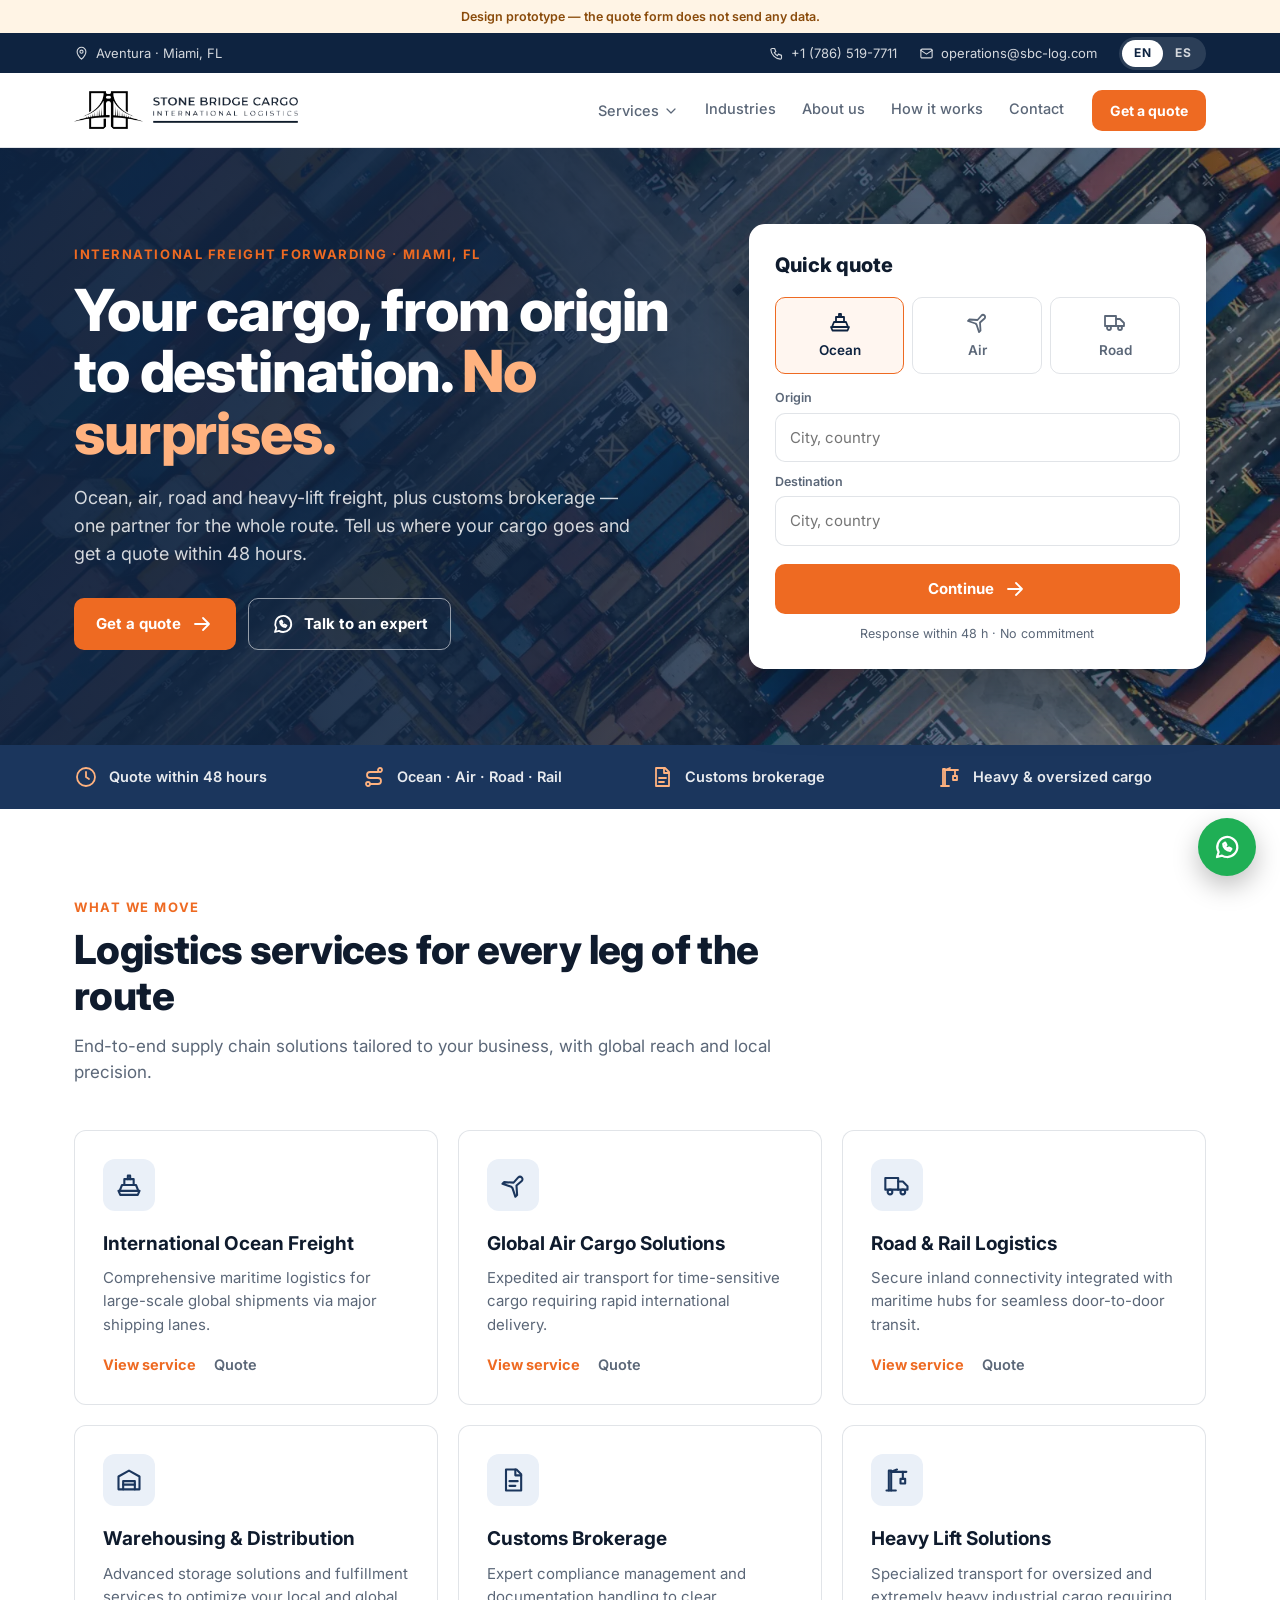
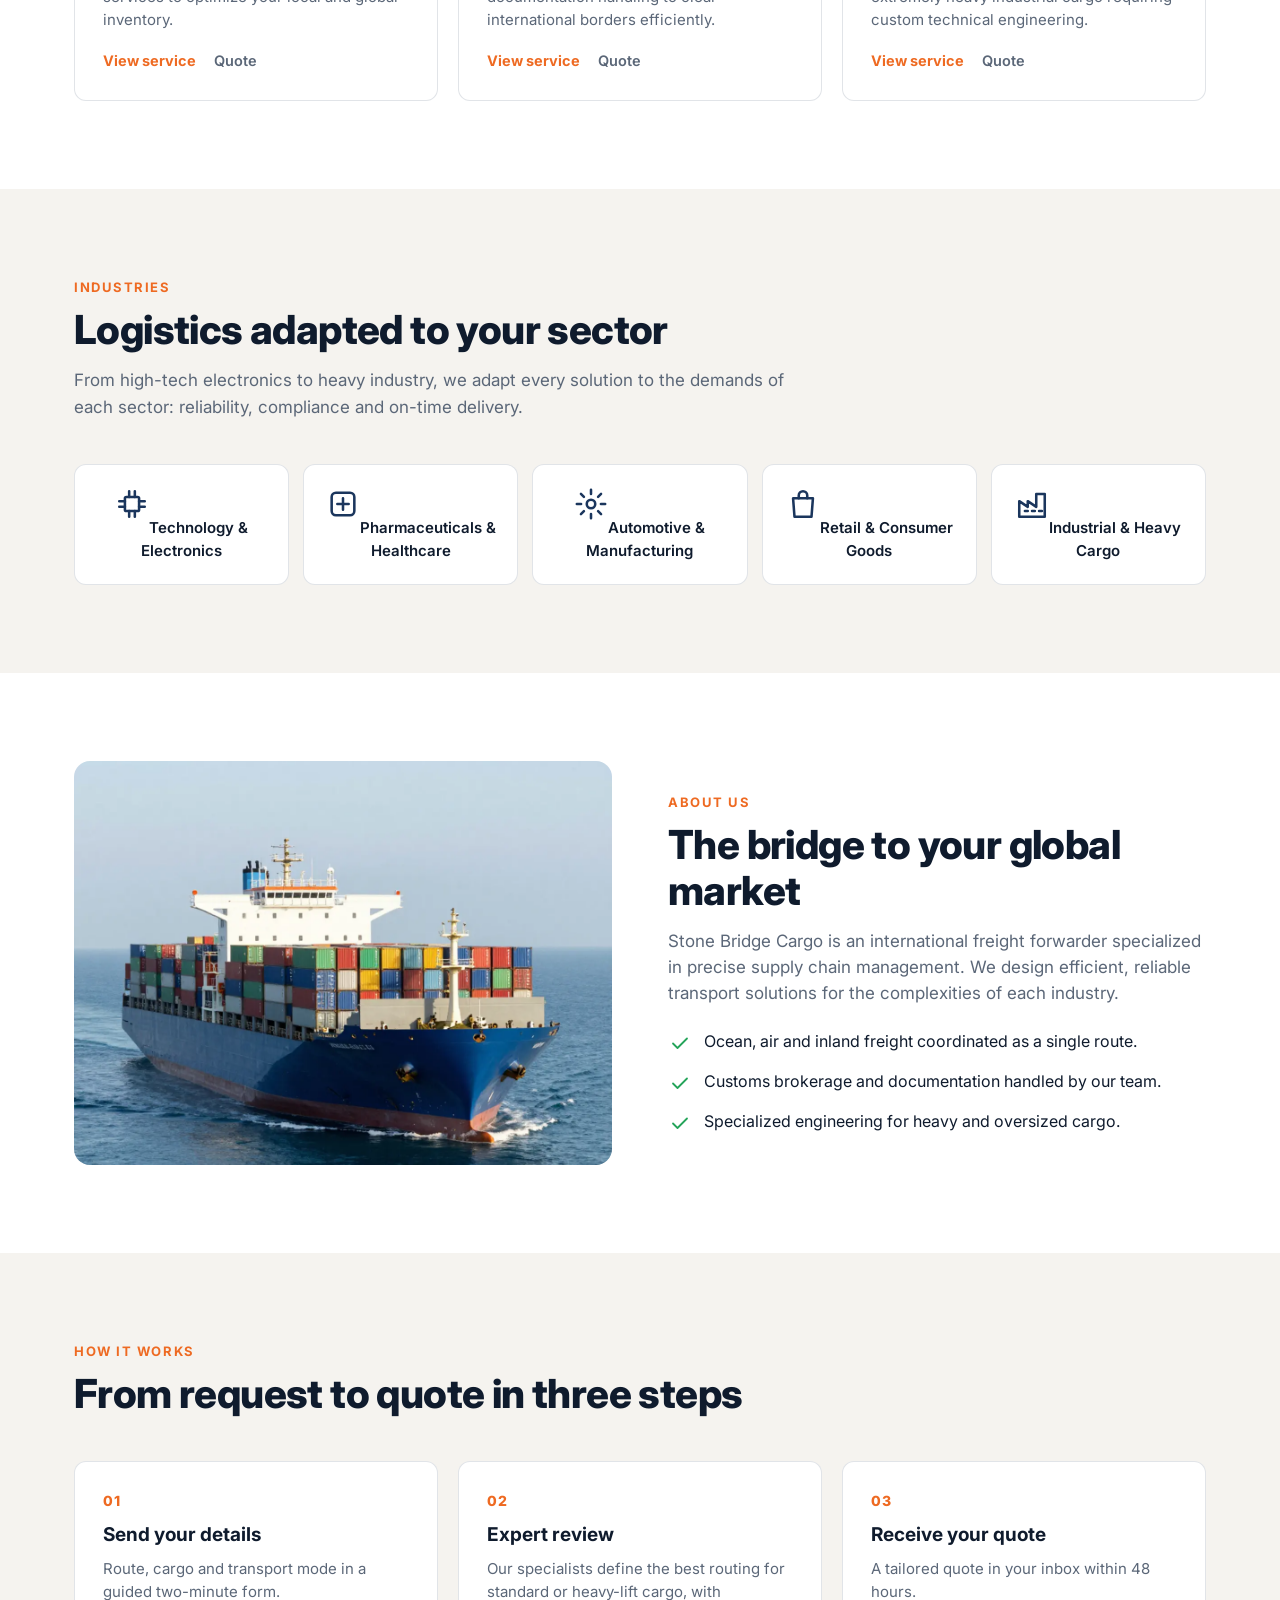
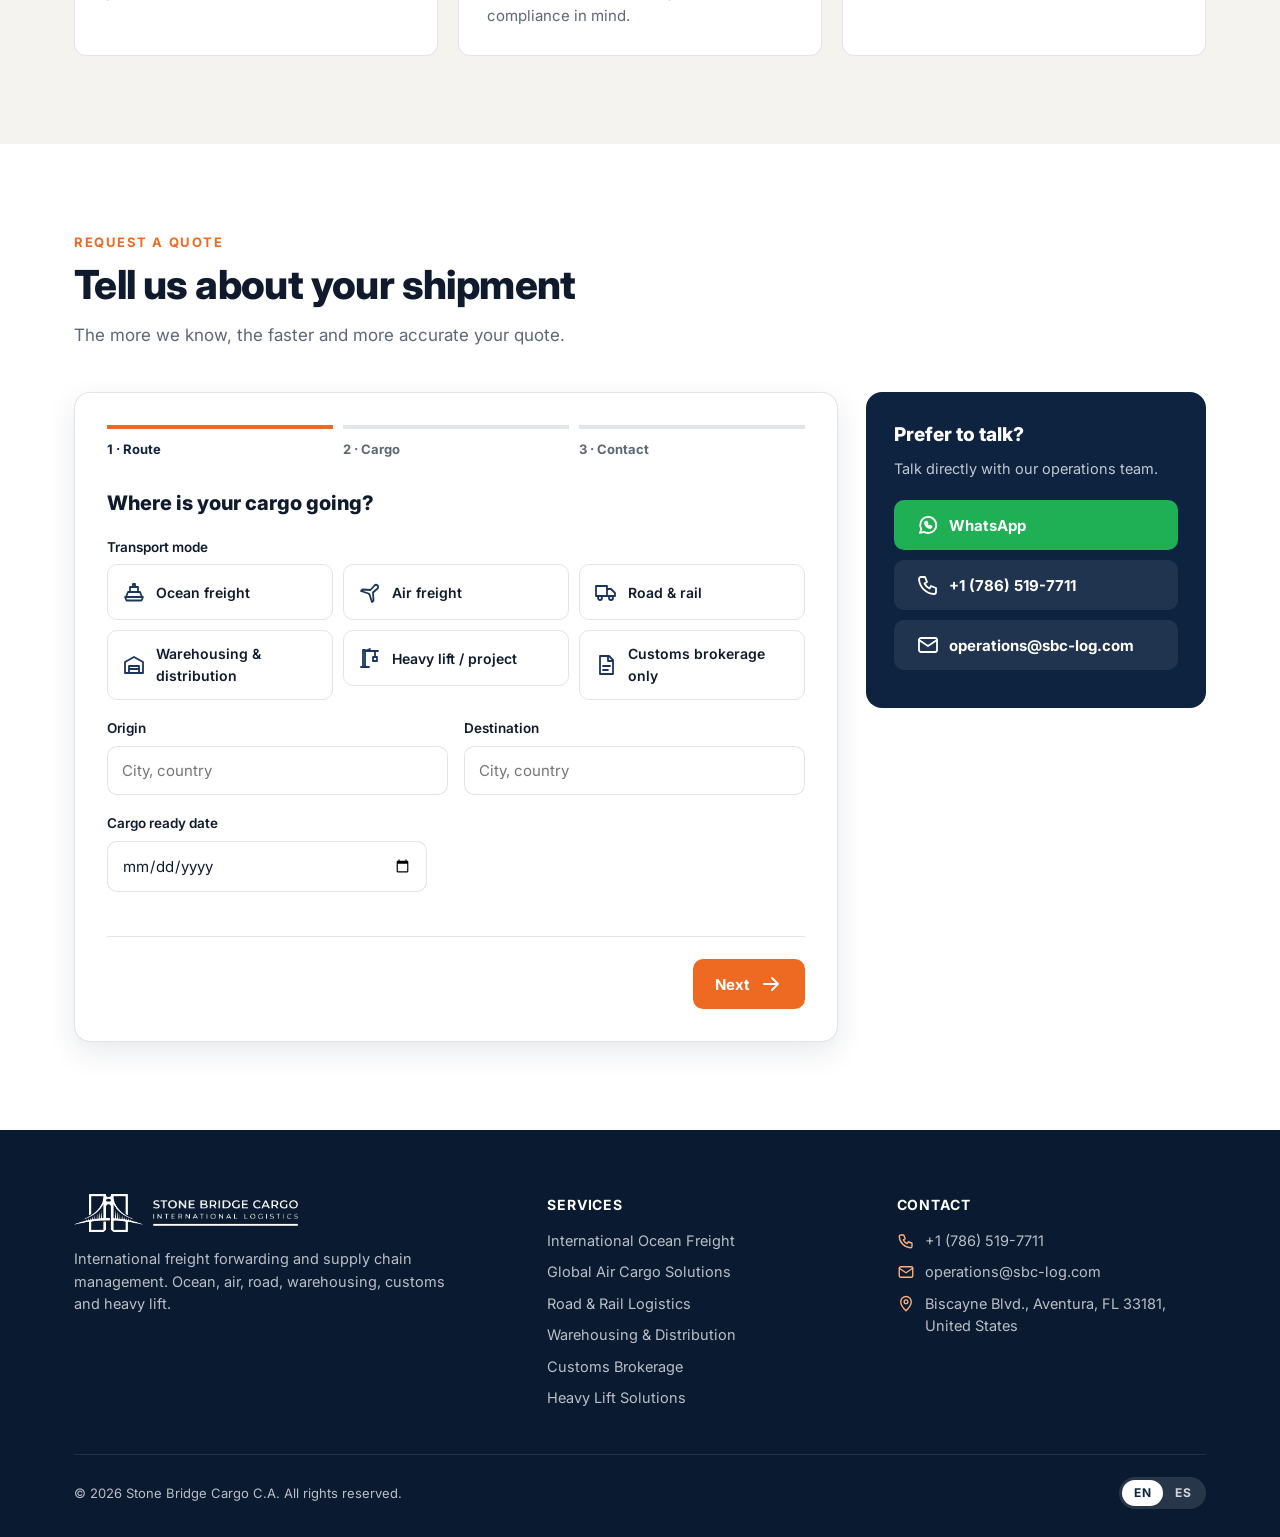
<file: vitrinas/sbc/index.html>
<!DOCTYPE html>
<html lang="en">
<head>
  <meta charset="UTF-8" />
  <meta name="viewport" content="width=device-width, initial-scale=1" />
  <meta name="robots" content="noindex, nofollow" />
  <title>Stone Bridge Cargo — International Freight Forwarding</title>
  <link rel="preconnect" href="https://fonts.googleapis.com" />
  <link rel="preconnect" href="https://fonts.gstatic.com" crossorigin />
  <link href="https://fonts.googleapis.com/css2?family=Inter:wght@400;500;600;700;800&display=swap" rel="stylesheet" />
  <link rel="stylesheet" href="estilos.css" />
</head>
<body data-pagina="inicio">
  <main id="inicio">
    <section class="portada">
      <div class="caja">
        <div>
          <div class="antetitulo" data-t="portada.antetitulo"></div>
          <h1 data-t-html="portada.titulo"></h1>
          <p class="portada-bajada" data-t="portada.bajada"></p>
          <div class="portada-botones">
            <a class="boton boton--naranja" href="#cotizar"><span data-t="portada.cta"></span> <svg class="icono"><use href="#i-flecha"/></svg></a>
            <button class="boton boton--borde abrir-whatsapp" type="button"><svg class="icono"><use href="#i-whatsapp"/></svg> <span data-t="portada.experto"></span></button>
          </div>
        </div>

        <form class="rapida" id="rapida" novalidate>
          <h2 data-t="rapida.titulo"></h2>
          <div class="rapida-modos" role="group" data-t-aria="rapida.modo">
            <button type="button" data-modo="ocean" aria-pressed="true"><svg class="icono"><use href="#i-barco"/></svg><span data-t="modo.corto.ocean"></span></button>
            <button type="button" data-modo="air" aria-pressed="false"><svg class="icono"><use href="#i-avion"/></svg><span data-t="modo.corto.air"></span></button>
            <button type="button" data-modo="road" aria-pressed="false"><svg class="icono"><use href="#i-camion"/></svg><span data-t="modo.corto.road"></span></button>
          </div>
          <label for="rapida-origen" data-t="campo.origen"></label>
          <input class="campo" id="rapida-origen" data-t-ph="campo.ciudadPais" autocomplete="off" />
          <label for="rapida-destino" data-t="campo.destino"></label>
          <input class="campo" id="rapida-destino" data-t-ph="campo.ciudadPais" autocomplete="off" />
          <button class="boton boton--naranja" type="submit"><span data-t="rapida.continuar"></span> <svg class="icono"><use href="#i-flecha"/></svg></button>
          <p class="rapida-pie" data-t="rapida.pie"></p>
        </form>
      </div>
    </section>

    <div class="confianza">
      <div class="caja">
        <div><svg class="icono"><use href="#i-reloj"/></svg><span data-t="confianza.48"></span></div>
        <div><svg class="icono"><use href="#i-ruta"/></svg><span data-t="confianza.modos"></span></div>
        <div><svg class="icono"><use href="#i-aduana"/></svg><span data-t="confianza.aduana"></span></div>
        <div><svg class="icono"><use href="#i-grua"/></svg><span data-t="confianza.pesada"></span></div>
      </div>
    </div>

    <section class="seccion" id="servicios">
      <div class="caja">
        <div class="seccion-cabecera">
          <div class="antetitulo" data-t="servicios.antetitulo"></div>
          <h2 data-t="servicios.titulo"></h2>
          <p data-t="servicios.texto"></p>
        </div>
        <div class="servicios">
          <article class="servicio">
            <a class="servicio-enlace" href="servicio.html?s=maritimo"><div class="servicio-icono"><svg class="icono"><use href="#i-barco"/></svg></div><h3 data-svc-titulo="maritimo"></h3></a>
            <p data-svc-corto="maritimo"></p>
            <div class="servicio-acciones"><a href="servicio.html?s=maritimo" data-t="servicio.detalles"></a><a href="#cotizar" data-cotizar="ocean" data-t="servicio.cotizarCorto"></a></div>
          </article>
          <article class="servicio">
            <a class="servicio-enlace" href="servicio.html?s=aereo"><div class="servicio-icono"><svg class="icono"><use href="#i-avion"/></svg></div><h3 data-svc-titulo="aereo"></h3></a>
            <p data-svc-corto="aereo"></p>
            <div class="servicio-acciones"><a href="servicio.html?s=aereo" data-t="servicio.detalles"></a><a href="#cotizar" data-cotizar="air" data-t="servicio.cotizarCorto"></a></div>
          </article>
          <article class="servicio">
            <a class="servicio-enlace" href="servicio.html?s=terrestre"><div class="servicio-icono"><svg class="icono"><use href="#i-camion"/></svg></div><h3 data-svc-titulo="terrestre"></h3></a>
            <p data-svc-corto="terrestre"></p>
            <div class="servicio-acciones"><a href="servicio.html?s=terrestre" data-t="servicio.detalles"></a><a href="#cotizar" data-cotizar="road" data-t="servicio.cotizarCorto"></a></div>
          </article>
          <article class="servicio">
            <a class="servicio-enlace" href="servicio.html?s=almacenaje"><div class="servicio-icono"><svg class="icono"><use href="#i-almacen"/></svg></div><h3 data-svc-titulo="almacenaje"></h3></a>
            <p data-svc-corto="almacenaje"></p>
            <div class="servicio-acciones"><a href="servicio.html?s=almacenaje" data-t="servicio.detalles"></a><a href="#cotizar" data-cotizar="warehouse" data-t="servicio.cotizarCorto"></a></div>
          </article>
          <article class="servicio">
            <a class="servicio-enlace" href="servicio.html?s=aduana"><div class="servicio-icono"><svg class="icono"><use href="#i-aduana"/></svg></div><h3 data-svc-titulo="aduana"></h3></a>
            <p data-svc-corto="aduana"></p>
            <div class="servicio-acciones"><a href="servicio.html?s=aduana" data-t="servicio.detalles"></a><a href="#cotizar" data-cotizar="customs" data-t="servicio.cotizarCorto"></a></div>
          </article>
          <article class="servicio">
            <a class="servicio-enlace" href="servicio.html?s=pesada"><div class="servicio-icono"><svg class="icono"><use href="#i-grua"/></svg></div><h3 data-svc-titulo="pesada"></h3></a>
            <p data-svc-corto="pesada"></p>
            <div class="servicio-acciones"><a href="servicio.html?s=pesada" data-t="servicio.detalles"></a><a href="#cotizar" data-cotizar="heavy" data-t="servicio.cotizarCorto"></a></div>
          </article>
        </div>
      </div>
    </section>

    <section class="seccion seccion--arena" id="industrias">
      <div class="caja">
        <div class="seccion-cabecera">
          <div class="antetitulo" data-t="industrias.antetitulo"></div>
          <h2 data-t="industrias.titulo"></h2>
          <p data-t="industrias.texto"></p>
        </div>
        <div class="industrias">
          <div class="industria"><svg class="icono"><use href="#i-chip"/></svg><span data-t="industria.tecnologia"></span></div>
          <div class="industria"><svg class="icono"><use href="#i-salud"/></svg><span data-t="industria.farma"></span></div>
          <div class="industria"><svg class="icono"><use href="#i-engranaje"/></svg><span data-t="industria.automotriz"></span></div>
          <div class="industria"><svg class="icono"><use href="#i-bolsa"/></svg><span data-t="industria.retail"></span></div>
          <div class="industria"><svg class="icono"><use href="#i-fabrica"/></svg><span data-t="industria.pesada"></span></div>
        </div>
      </div>
    </section>

    <section class="seccion" id="nosotros">
      <div class="caja puente">
        <img src="img/buque-atardecer.webp" alt="" loading="lazy" />
        <div>
          <div class="seccion-cabecera">
            <div class="antetitulo" data-t="nosotros.antetitulo"></div>
            <h2 data-t="nosotros.titulo"></h2>
            <p data-t="nosotros.texto"></p>
          </div>
          <ul class="puntos">
            <li><svg class="icono"><use href="#i-check"/></svg><span data-t="nosotros.p1"></span></li>
            <li><svg class="icono"><use href="#i-check"/></svg><span data-t="nosotros.p2"></span></li>
            <li><svg class="icono"><use href="#i-check"/></svg><span data-t="nosotros.p3"></span></li>
          </ul>
        </div>
      </div>
    </section>

    <section class="seccion seccion--arena" id="proceso">
      <div class="caja">
        <div class="seccion-cabecera">
          <div class="antetitulo" data-t="proceso.antetitulo"></div>
          <h2 data-t="proceso.titulo"></h2>
        </div>
        <div class="pasos">
          <div class="paso"><div class="paso-numero">01</div><h3 data-t="proceso.1.titulo"></h3><p data-t="proceso.1.texto"></p></div>
          <div class="paso"><div class="paso-numero">02</div><h3 data-t="proceso.2.titulo"></h3><p data-t="proceso.2.texto"></p></div>
          <div class="paso"><div class="paso-numero">03</div><h3 data-t="proceso.3.titulo"></h3><p data-t="proceso.3.texto"></p></div>
        </div>
      </div>
    </section>

    <section class="seccion" id="cotizar">
      <div class="caja">
        <div class="seccion-cabecera">
          <div class="antetitulo" data-t="form.antetitulo"></div>
          <h2 data-t="form.titulo"></h2>
          <p data-t="form.texto"></p>
        </div>
        <div class="cotizar">
          <div class="formulario">
            <ol class="progreso" aria-hidden="true">
              <li class="hecho" data-t="form.paso1"></li>
              <li data-t="form.paso2"></li>
              <li data-t="form.paso3"></li>
            </ol>

            <form id="cotizador" novalidate>
              <fieldset class="etapa" data-etapa="1">
                <h3 data-t="form.ruta.titulo"></h3>
                <div class="grupo">
                  <span class="etiqueta-grupo" data-t="campo.modalidad"></span>
                  <div class="opciones" id="modos">
                    <label class="opcion"><input type="radio" name="modo" value="ocean" /><span><svg class="icono"><use href="#i-barco"/></svg><span data-t="modo.ocean"></span></span></label>
                    <label class="opcion"><input type="radio" name="modo" value="air" /><span><svg class="icono"><use href="#i-avion"/></svg><span data-t="modo.air"></span></span></label>
                    <label class="opcion"><input type="radio" name="modo" value="road" /><span><svg class="icono"><use href="#i-camion"/></svg><span data-t="modo.road"></span></span></label>
                    <label class="opcion"><input type="radio" name="modo" value="warehouse" /><span><svg class="icono"><use href="#i-almacen"/></svg><span data-t="modo.warehouse"></span></span></label>
                    <label class="opcion"><input type="radio" name="modo" value="heavy" /><span><svg class="icono"><use href="#i-grua"/></svg><span data-t="modo.heavy"></span></span></label>
                    <label class="opcion"><input type="radio" name="modo" value="customs" /><span><svg class="icono"><use href="#i-aduana"/></svg><span data-t="modo.customs"></span></span></label>
                  </div>
                  <p class="mensaje-error" data-error="modo" hidden data-t="error.modo"></p>
                </div>
                <div class="fila-2">
                  <div class="grupo">
                    <label for="origen" data-t="campo.origen"></label>
                    <input class="campo" id="origen" name="origen" required data-t-ph="campo.ciudadPais" />
                    <p class="mensaje-error" data-error="origen" hidden data-t="error.requerido"></p>
                  </div>
                  <div class="grupo">
                    <label for="destino" data-t="campo.destino"></label>
                    <input class="campo" id="destino" name="destino" required data-t-ph="campo.ciudadPais" />
                    <p class="mensaje-error" data-error="destino" hidden data-t="error.requerido"></p>
                  </div>
                </div>
                <div class="grupo" style="max-width: 320px;">
                  <label for="fecha" data-t="campo.fecha"></label>
                  <input class="campo" id="fecha" name="fecha" type="date" />
                </div>
              </fieldset>

              <fieldset class="etapa" data-etapa="2" hidden>
                <h3 data-t="form.carga.titulo"></h3>
                <div class="grupo">
                  <label for="mercancia" data-t="campo.mercancia"></label>
                  <input class="campo" id="mercancia" name="mercancia" required data-t-ph="campo.mercanciaEj" />
                  <p class="mensaje-error" data-error="mercancia" hidden data-t="error.requerido"></p>
                </div>
                <div class="grupo" id="grupo-tipo-carga" hidden>
                  <span class="etiqueta-grupo" data-t="campo.tipoCarga"></span>
                  <div class="chips">
                    <label class="opcion"><input type="radio" name="carga" value="fcl" checked /><span data-t="carga.fcl"></span></label>
                    <label class="opcion"><input type="radio" name="carga" value="lcl" /><span data-t="carga.lcl"></span></label>
                  </div>
                </div>
                <div class="grupo">
                  <span class="etiqueta-grupo" data-t="campo.tipo"></span>
                  <div class="chips">
                    <label class="opcion"><input type="radio" name="tipo" value="general" checked /><span data-t="tipo.general"></span></label>
                    <label class="opcion"><input type="radio" name="tipo" value="dg" /><span data-t="tipo.dg"></span></label>
                    <label class="opcion"><input type="radio" name="tipo" value="temp" /><span data-t="tipo.temp"></span></label>
                    <label class="opcion"><input type="radio" name="tipo" value="oversized" /><span data-t="tipo.oversized"></span></label>
                  </div>
                </div>
                <div class="fila-2" id="grupo-fcl" hidden>
                  <div class="grupo">
                    <label for="contenedor" data-t="campo.contenedor"></label>
                    <select class="campo" id="contenedor" name="contenedor">
                      <option value="20'">20' Standard</option>
                      <option value="40'">40' Standard</option>
                      <option value="40' HC">40' High Cube</option>
                      <option value="40' Reefer">40' Reefer</option>
                    </select>
                  </div>
                  <div class="grupo">
                    <label for="cantidad" data-t="campo.cantidad"></label>
                    <input class="campo" id="cantidad" name="cantidad" type="number" min="1" value="1" />
                  </div>
                </div>
                <div class="fila-3" id="grupo-bultos">
                  <div class="grupo">
                    <label for="bultos" data-t="campo.bultos"></label>
                    <input class="campo" id="bultos" name="bultos" type="number" min="1" />
                  </div>
                  <div class="grupo">
                    <label for="peso" data-t="campo.peso"></label>
                    <input class="campo" id="peso" name="peso" type="number" min="0" />
                  </div>
                  <div class="grupo">
                    <label for="volumen" data-t="campo.volumen"></label>
                    <input class="campo" id="volumen" name="volumen" data-t-ph="campo.volumenEj" />
                  </div>
                </div>
                <div class="fila-2">
                  <div class="grupo">
                    <label for="incoterm">Incoterm</label>
                    <select class="campo" id="incoterm" name="incoterm">
                      <option value="EXW">EXW</option>
                      <option value="FOB" selected>FOB</option>
                      <option value="CIF">CIF</option>
                      <option value="DAP">DAP</option>
                      <option value="DDP">DDP</option>
                      <option value="?" data-t="campo.noSeguro"></option>
                    </select>
                  </div>
                  <div class="grupo" style="display:flex;align-items:flex-end;">
                    <label class="check"><input type="checkbox" name="aduana" /><span data-t="campo.aduana"></span></label>
                  </div>
                </div>
                <div class="grupo">
                  <label for="notas" data-t="campo.notas"></label>
                  <textarea class="campo" id="notas" name="notas" rows="3" data-t-ph="campo.notasEj"></textarea>
                </div>
              </fieldset>

              <fieldset class="etapa" data-etapa="3" hidden>
                <h3 data-t="form.contacto.titulo"></h3>
                <div class="fila-2">
                  <div class="grupo">
                    <label for="nombre" data-t="campo.nombre"></label>
                    <input class="campo" id="nombre" name="nombre" required autocomplete="name" />
                    <p class="mensaje-error" data-error="nombre" hidden data-t="error.requerido"></p>
                  </div>
                  <div class="grupo">
                    <label for="empresa" data-t="campo.empresa"></label>
                    <input class="campo" id="empresa" name="empresa" autocomplete="organization" />
                  </div>
                </div>
                <div class="fila-2">
                  <div class="grupo">
                    <label for="correo" data-t="campo.correo"></label>
                    <input class="campo" id="correo" name="correo" type="email" required autocomplete="email" />
                    <p class="mensaje-error" data-error="correo" hidden data-t="error.correo"></p>
                  </div>
                  <div class="grupo">
                    <label for="telefono" data-t="campo.telefono"></label>
                    <input class="campo" id="telefono" name="telefono" type="tel" autocomplete="tel" />
                  </div>
                </div>
                <div class="grupo">
                  <span class="etiqueta-grupo" data-t="campo.preferencia"></span>
                  <div class="chips">
                    <label class="opcion"><input type="radio" name="preferencia" value="email" checked /><span data-t="pref.email"></span></label>
                    <label class="opcion"><input type="radio" name="preferencia" value="whatsapp" /><span>WhatsApp</span></label>
                    <label class="opcion"><input type="radio" name="preferencia" value="llamada" /><span data-t="pref.llamada"></span></label>
                  </div>
                </div>
              </fieldset>

              <div class="acciones">
                <button class="boton boton--gris" type="button" id="atras" hidden data-t="form.atras"></button>
                <span></span>
                <button class="boton boton--naranja" type="submit" id="siguiente"><span data-t="form.siguiente"></span> <svg class="icono"><use href="#i-flecha"/></svg></button>
              </div>
            </form>

            <div class="exito" id="exito" hidden>
              <div class="exito-icono"><svg class="icono"><use href="#i-check"/></svg></div>
              <h3 id="exito-titulo"></h3>
              <p data-t="exito.texto"></p>
              <div class="correo-demo">
                <strong data-t="exito.demo"></strong>
                <pre id="resumen"></pre>
              </div>
              <button class="boton boton--navy" type="button" id="otra" data-t="exito.otra"></button>
            </div>
          </div>

          <aside class="conversar">
            <h3 data-t="conversar.titulo"></h3>
            <p data-t="conversar.texto"></p>
            <button class="boton boton--whatsapp abrir-whatsapp" type="button"><svg class="icono"><use href="#i-whatsapp"/></svg> WhatsApp</button>
            <a class="boton boton--transparente" href="tel:+17865197711"><svg class="icono"><use href="#i-tel"/></svg> +1 (786) 519-7711</a>
            <a class="boton boton--transparente" href="mailto:operations@sbc-log.com"><svg class="icono"><use href="#i-correo"/></svg> operations@sbc-log.com</a>
          </aside>
        </div>
      </div>
    </section>
  </main>

  <script src="iconos.js"></script>
  <script src="textos.js"></script>
  <script src="app.js"></script>
</body>
</html>
</file>
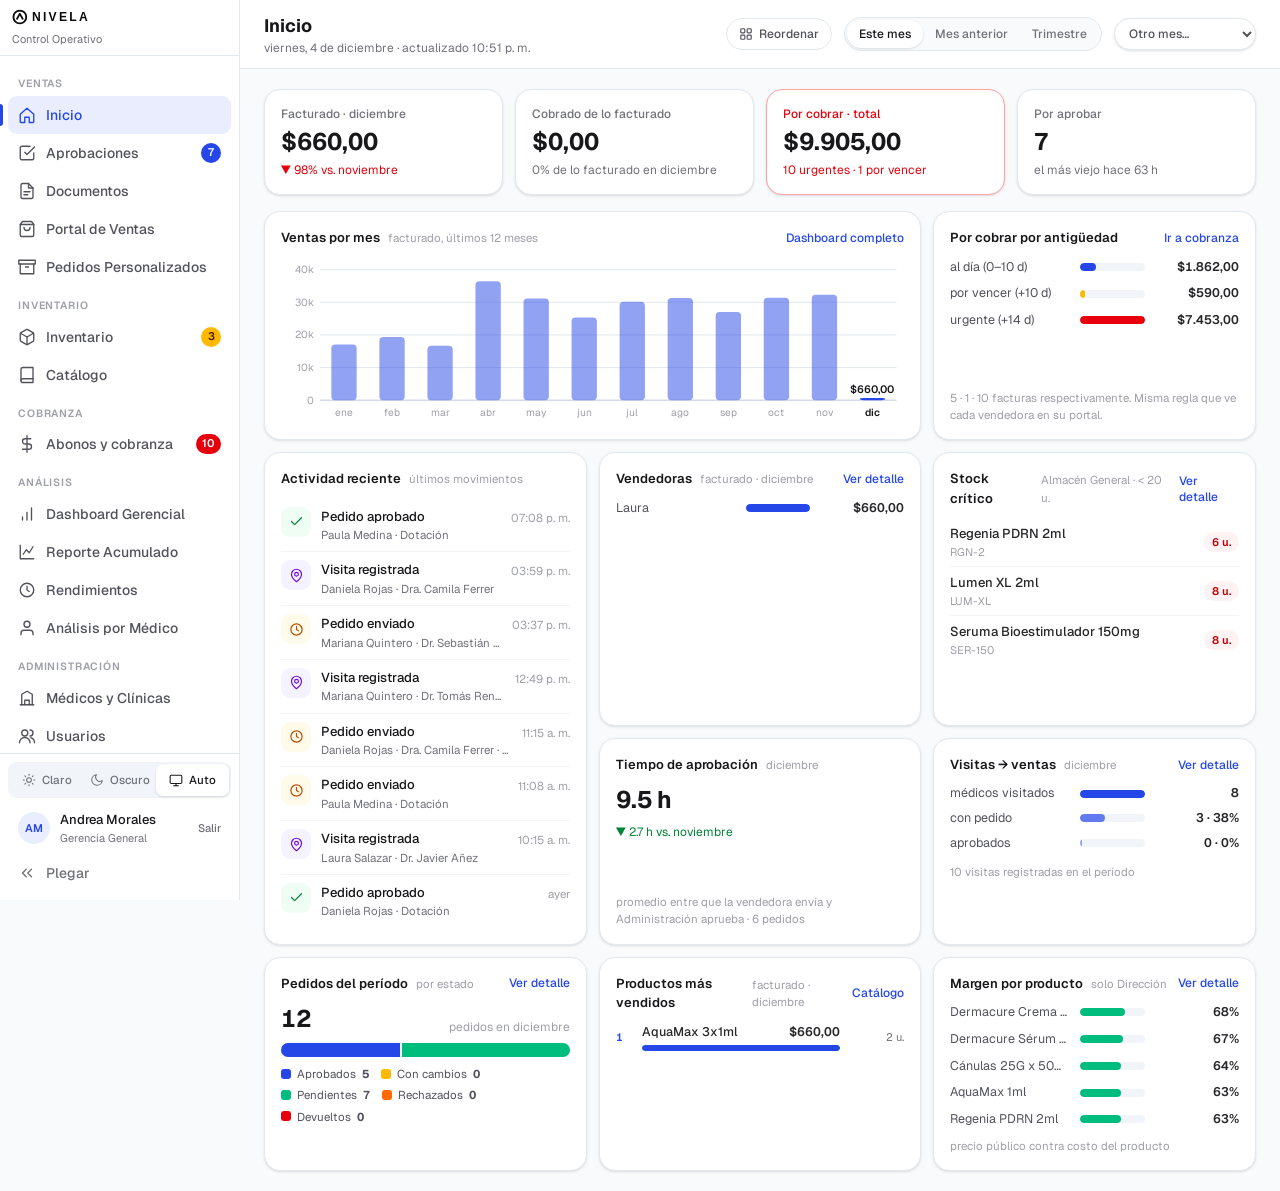
<file: vitrinas/sistema/index.html>
<!DOCTYPE html>
<html lang="es" class="h-full antialiased">
<head>
  <meta charset="UTF-8" />
  <meta name="viewport" content="width=device-width, initial-scale=1" />
  <meta name="robots" content="noindex, nofollow" />
  <title>NIVELA - Control Operativo (demo)</title>
  <link rel="preconnect" href="https://fonts.googleapis.com" />
  <link rel="preconnect" href="https://fonts.gstatic.com" crossorigin />
  <link href="https://fonts.googleapis.com/css2?family=Geist:wght@100..900&family=Geist+Mono:wght@100..900&display=swap" rel="stylesheet" />
  <style>:root { --font-geist-sans: 'Geist', ui-sans-serif, system-ui, sans-serif; --font-geist-mono: 'Geist Mono', ui-monospace, monospace; }</style>
  <link rel="stylesheet" href="app.css" />
</head>
<body class="min-h-full flex flex-col">
  <div id="raiz" class="min-h-full flex flex-col"></div>
  <script src="app.js"></script>
</body>
</html>
</file>
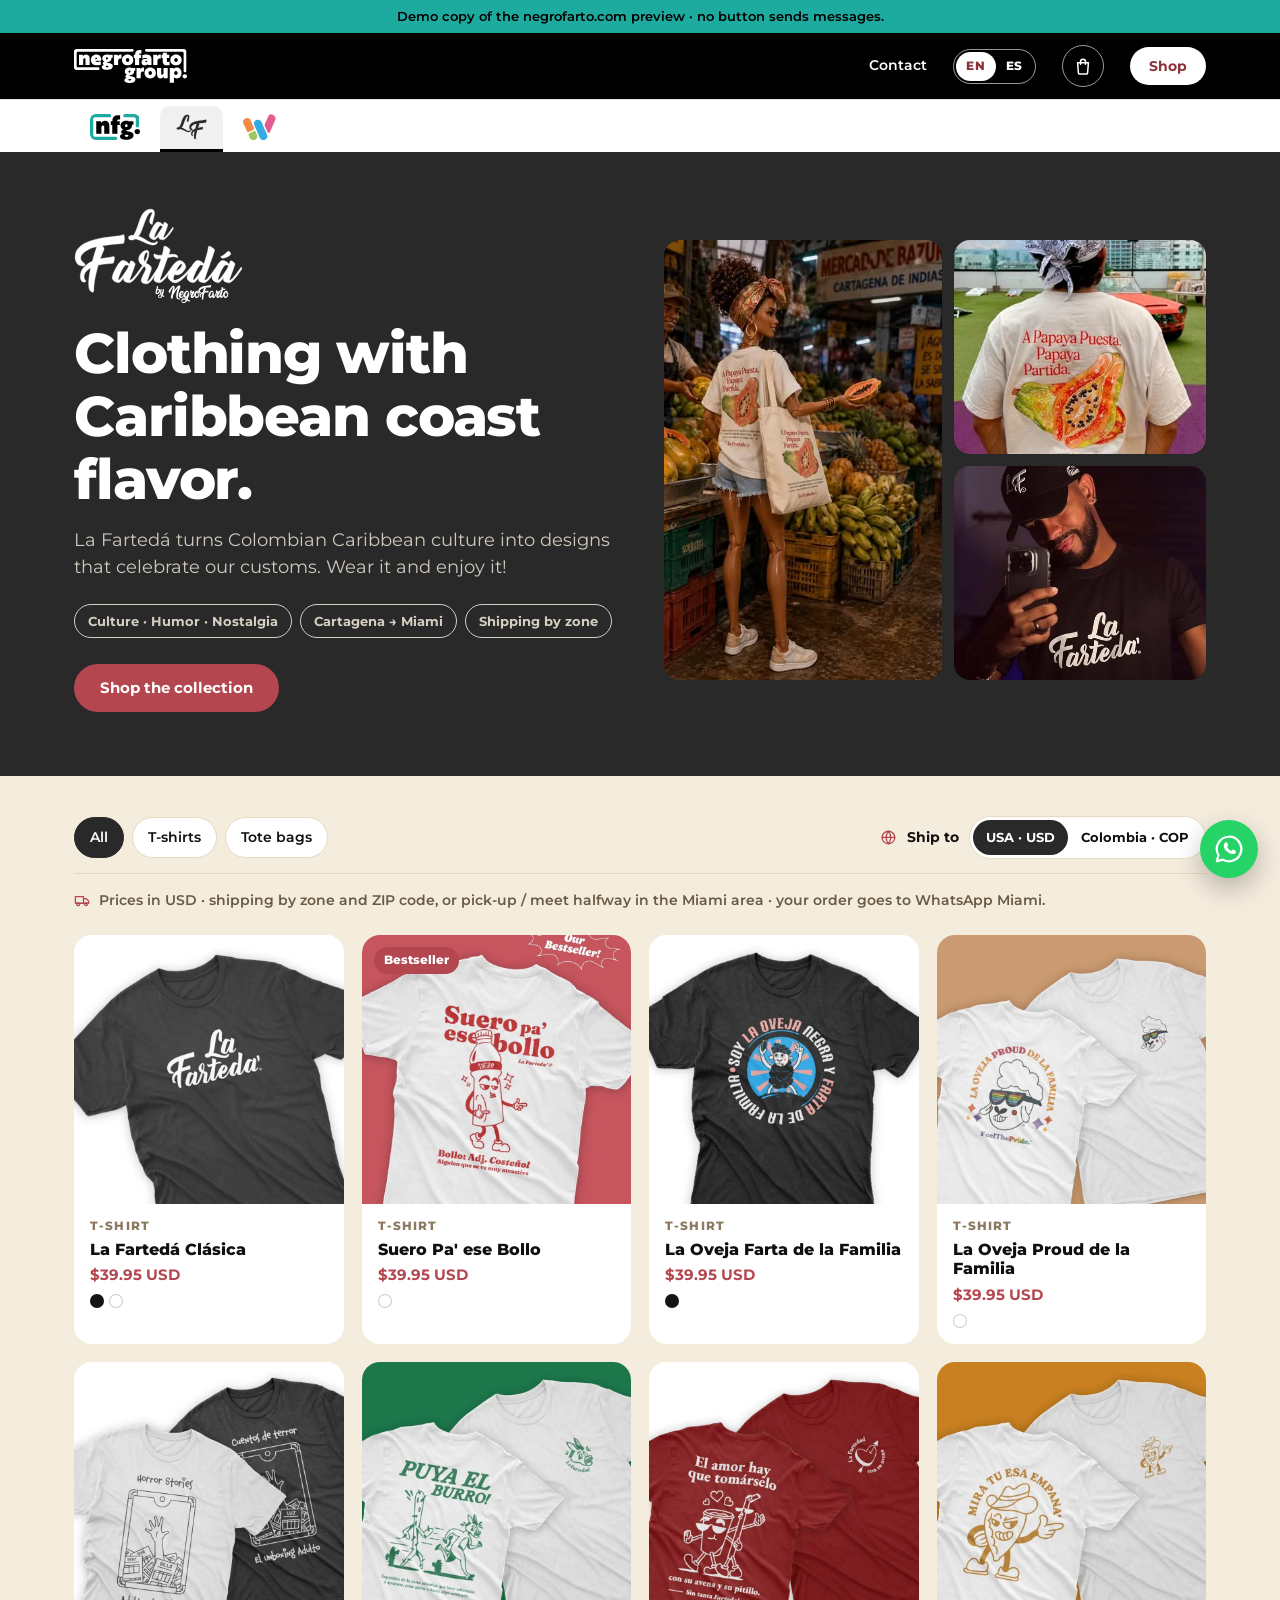
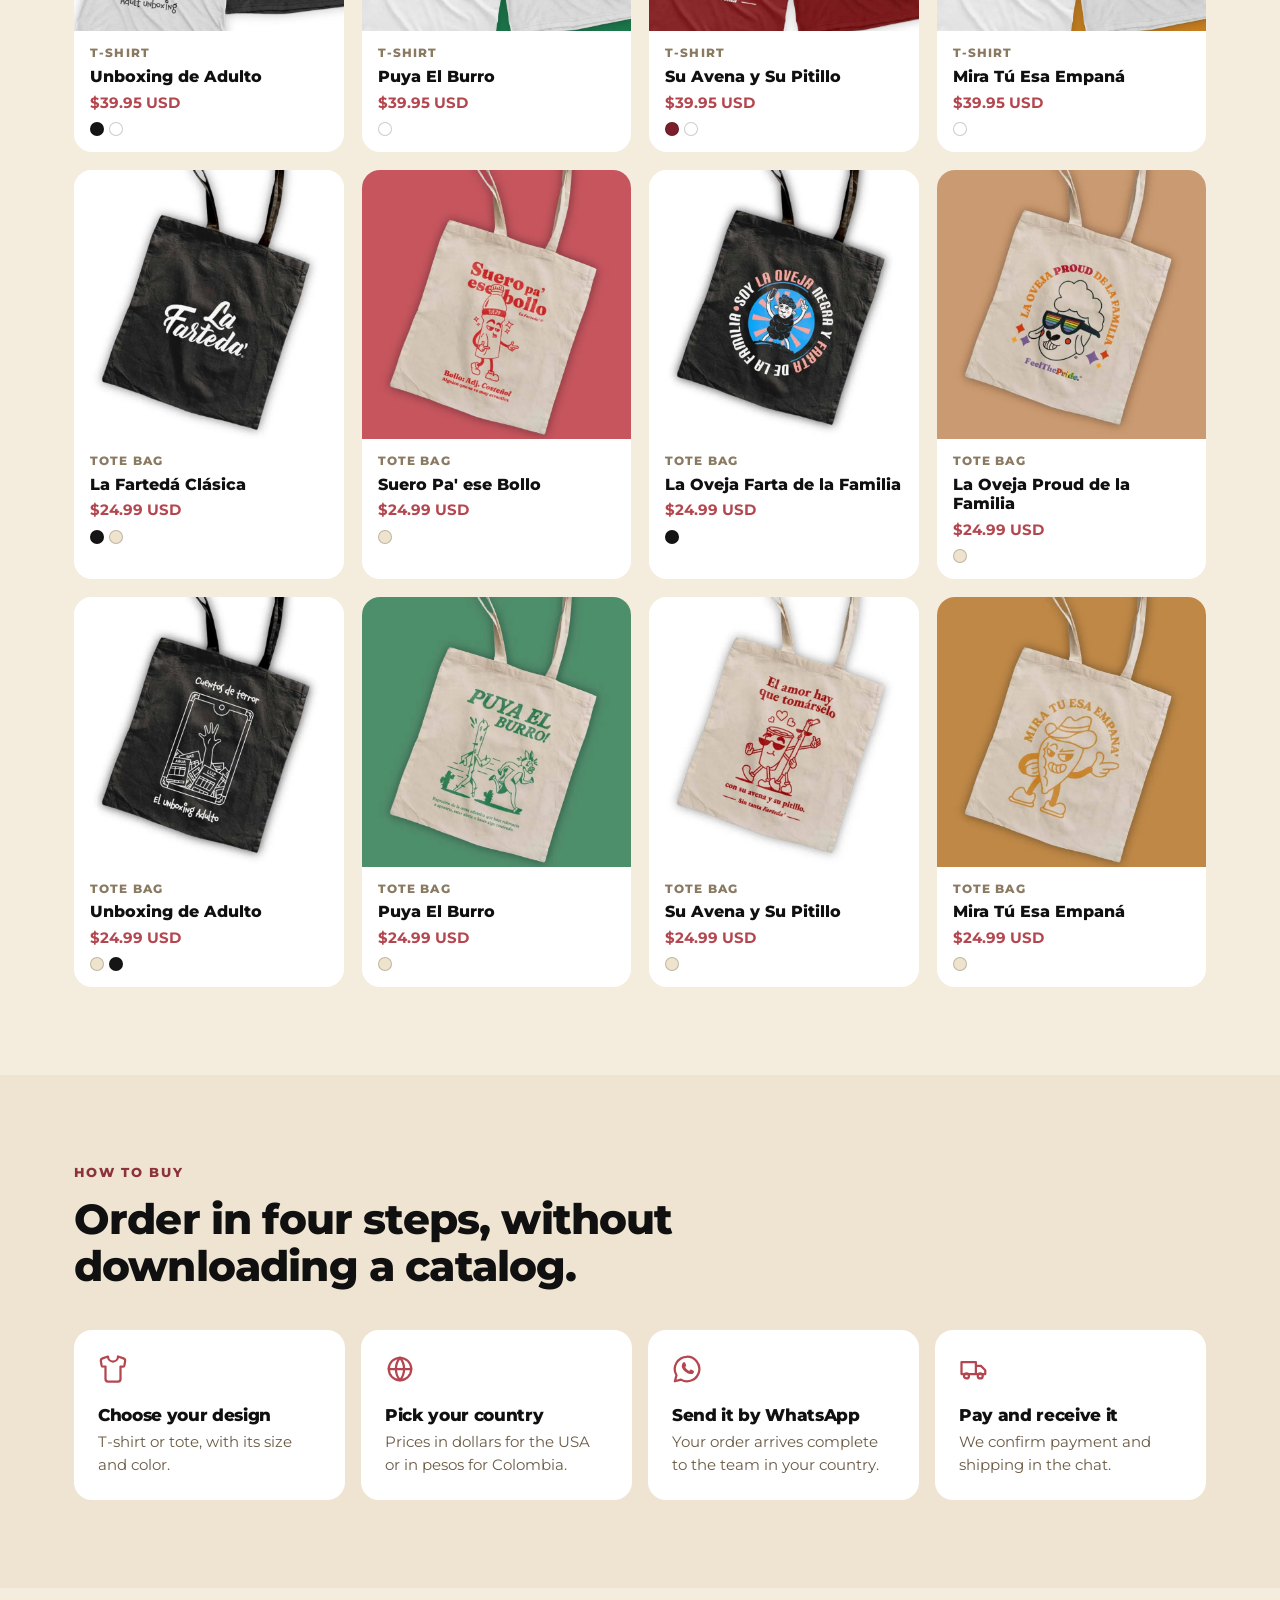
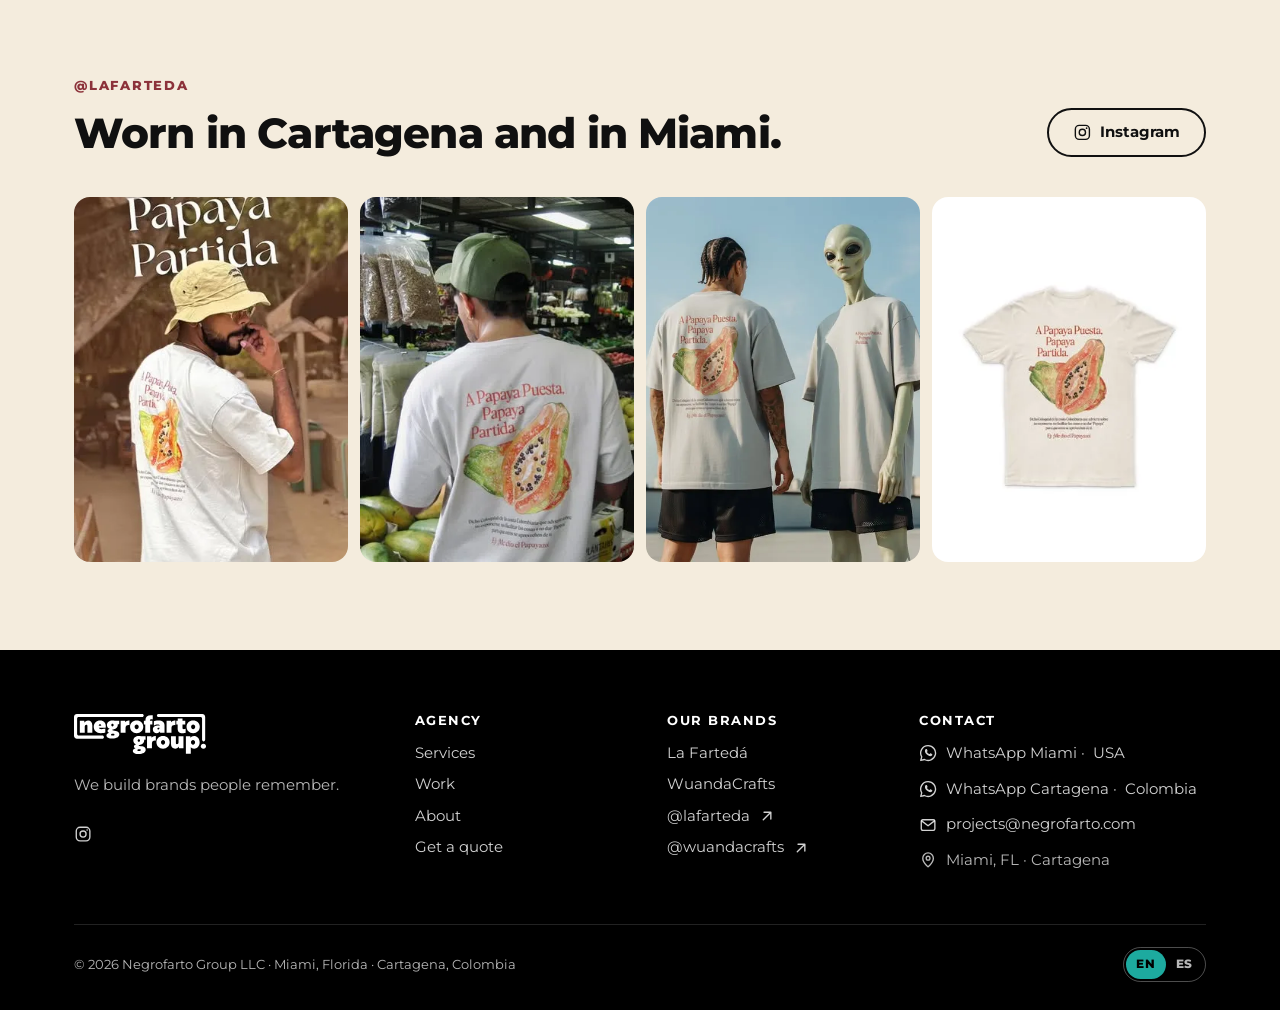
<file: vitrinas/nfg/merch/index.html>
<!doctype html>
<html lang="en">
<head>
  <meta charset="utf-8" />
  <meta name="viewport" content="width=device-width, initial-scale=1" />
  <meta name="robots" content="noindex, nofollow" />
  <title>La Fartedá — Merch by NFG</title>
  <meta name="description" content="La Fartedá: Colombian Caribbean clothing. T-shirts and tote bags shipped to the USA and Colombia." />
  <meta name="theme-color" content="#000000" />
  <link rel="icon" href="../img/marcas/lafarteda-favicon.svg" type="image/svg+xml" />
  <link rel="icon" href="../img/marcas/lafarteda-favicon-32.png" sizes="32x32" type="image/png" />
  <link rel="apple-touch-icon" href="../img/marcas/lafarteda-apple-touch-icon.png" />
  <!-- Vista previa: og:image apunta al sitio de revisión; al publicar en negrofarto.com se cambia a ese dominio. -->
  <meta property="og:type" content="website" />
  <meta property="og:site_name" content="NFG" />
  <meta property="og:title" content="La Fartedá — Merch by NFG" />
  <meta property="og:description" content="La Fartedá: Colombian Caribbean clothing. T-shirts and tote bags shipped to the USA and Colombia." />
  <meta property="og:image" content="https://niconania.github.io/negrofarto-web/prototipo/img/og/og-lafarteda.png" />
  <meta property="og:image:width" content="1200" />
  <meta property="og:image:height" content="630" />
  <meta name="twitter:card" content="summary_large_image" />
  <link rel="preconnect" href="https://fonts.googleapis.com" />
  <link rel="preconnect" href="https://fonts.gstatic.com" crossorigin />
  <link href="https://fonts.googleapis.com/css2?family=Montserrat:wght@400;500;600;700;800;900&amp;display=swap" rel="stylesheet" />
  <link rel="stylesheet" href="../recursos/estilos.css" />
</head>
<body class="marca-lf" data-pagina="merch" data-base="../">
  <main>
    <section class="lf-hero">
      <div class="caja lf-hero-grilla">
        <div>
          <img class="lf-logo" src="../img/marcas/lafarteda-logo-by.svg" alt="La Fartedá by NegroFarto" width="169" height="96" />
          <h1 data-t="lf.h1"></h1>
          <p data-t="lf.texto"></p>
          <ul class="chips-texto">
            <li data-t="lf.chip1"></li>
            <li>Cartagena → Miami</li>
            <li data-t="lf.chip3"></li>
          </ul>
          <a class="boton boton--acento" href="#coleccion" data-t="lf.cta"></a>
        </div>
        <div class="lf-fotos">
          <img src="../img/lafarteda/estilo-04.webp" alt="" />
          <img src="../img/lafarteda/estilo-07.webp" alt="" />
          <img src="../img/lafarteda/estilo-09.webp" alt="" />
        </div>
      </div>
    </section>

    <section class="seccion lf-coleccion" id="coleccion">
      <div class="caja">
        <div class="lf-barra">
          <div class="chips chips--claro" id="lf-filtros" role="group"></div>
          <div class="pais">
            <svg class="icono" aria-hidden="true"><use href="#i-pais"/></svg>
            <span data-t="lf.pais"></span>
            <div class="pais-botones" role="group">
              <button type="button" data-pais="usa" aria-pressed="true">USA · USD</button>
              <button type="button" data-pais="col" aria-pressed="false">Colombia · COP</button>
            </div>
          </div>
        </div>
        <p class="lf-nota-envio" id="lf-nota-envio"></p>
        <div class="productos" id="lista-productos"></div>
      </div>
    </section>

    <section class="seccion seccion--suave">
      <div class="caja">
        <div class="cabeza-seccion">
          <p class="ceja" data-t="lf.como_ceja"></p>
          <h2 data-t="lf.como"></h2>
        </div>
        <ol class="pasos-lf">
          <li><svg class="icono" aria-hidden="true"><use href="#i-camiseta"/></svg><h3 data-t="lf.p1t"></h3><p data-t="lf.p1x"></p></li>
          <li><svg class="icono" aria-hidden="true"><use href="#i-pais"/></svg><h3 data-t="lf.p2t"></h3><p data-t="lf.p2x"></p></li>
          <li><svg class="icono" aria-hidden="true"><use href="#i-whatsapp"/></svg><h3 data-t="lf.p3t"></h3><p data-t="lf.p3x"></p></li>
          <li><svg class="icono" aria-hidden="true"><use href="#i-envio"/></svg><h3 data-t="lf.p4t"></h3><p data-t="lf.p4x"></p></li>
        </ol>
      </div>
    </section>

    <section class="seccion">
      <div class="caja">
        <div class="cabeza-seccion cabeza-seccion--fila">
          <div>
            <p class="ceja">@lafarteda</p>
            <h2 data-t="lf.look"></h2>
          </div>
          <a class="boton boton--borde" href="https://www.instagram.com/lafarteda/" target="_blank" rel="noopener"><svg class="icono" aria-hidden="true"><use href="#i-instagram"/></svg>Instagram</a>
        </div>
        <div class="look">
          <img src="../img/lafarteda/estilo-01.webp" alt="" loading="lazy" />
          <img src="../img/lafarteda/estilo-02.webp" alt="" loading="lazy" />
          <img src="../img/lafarteda/estilo-05.webp" alt="" loading="lazy" />
          <img src="../img/lafarteda/estilo-08.webp" alt="" loading="lazy" />
        </div>
      </div>
    </section>
  </main>
  <dialog class="modal modal--ancho" id="modal-producto"></dialog>
  <dialog class="cajon" id="cajon-carrito"></dialog>

  <script src="../recursos/iconos.js"></script>
  <script src="../recursos/textos.js"></script>
  <script src="../recursos/datos.js"></script>
  <script src="../recursos/app.js"></script>
</body>
</html>
</file>
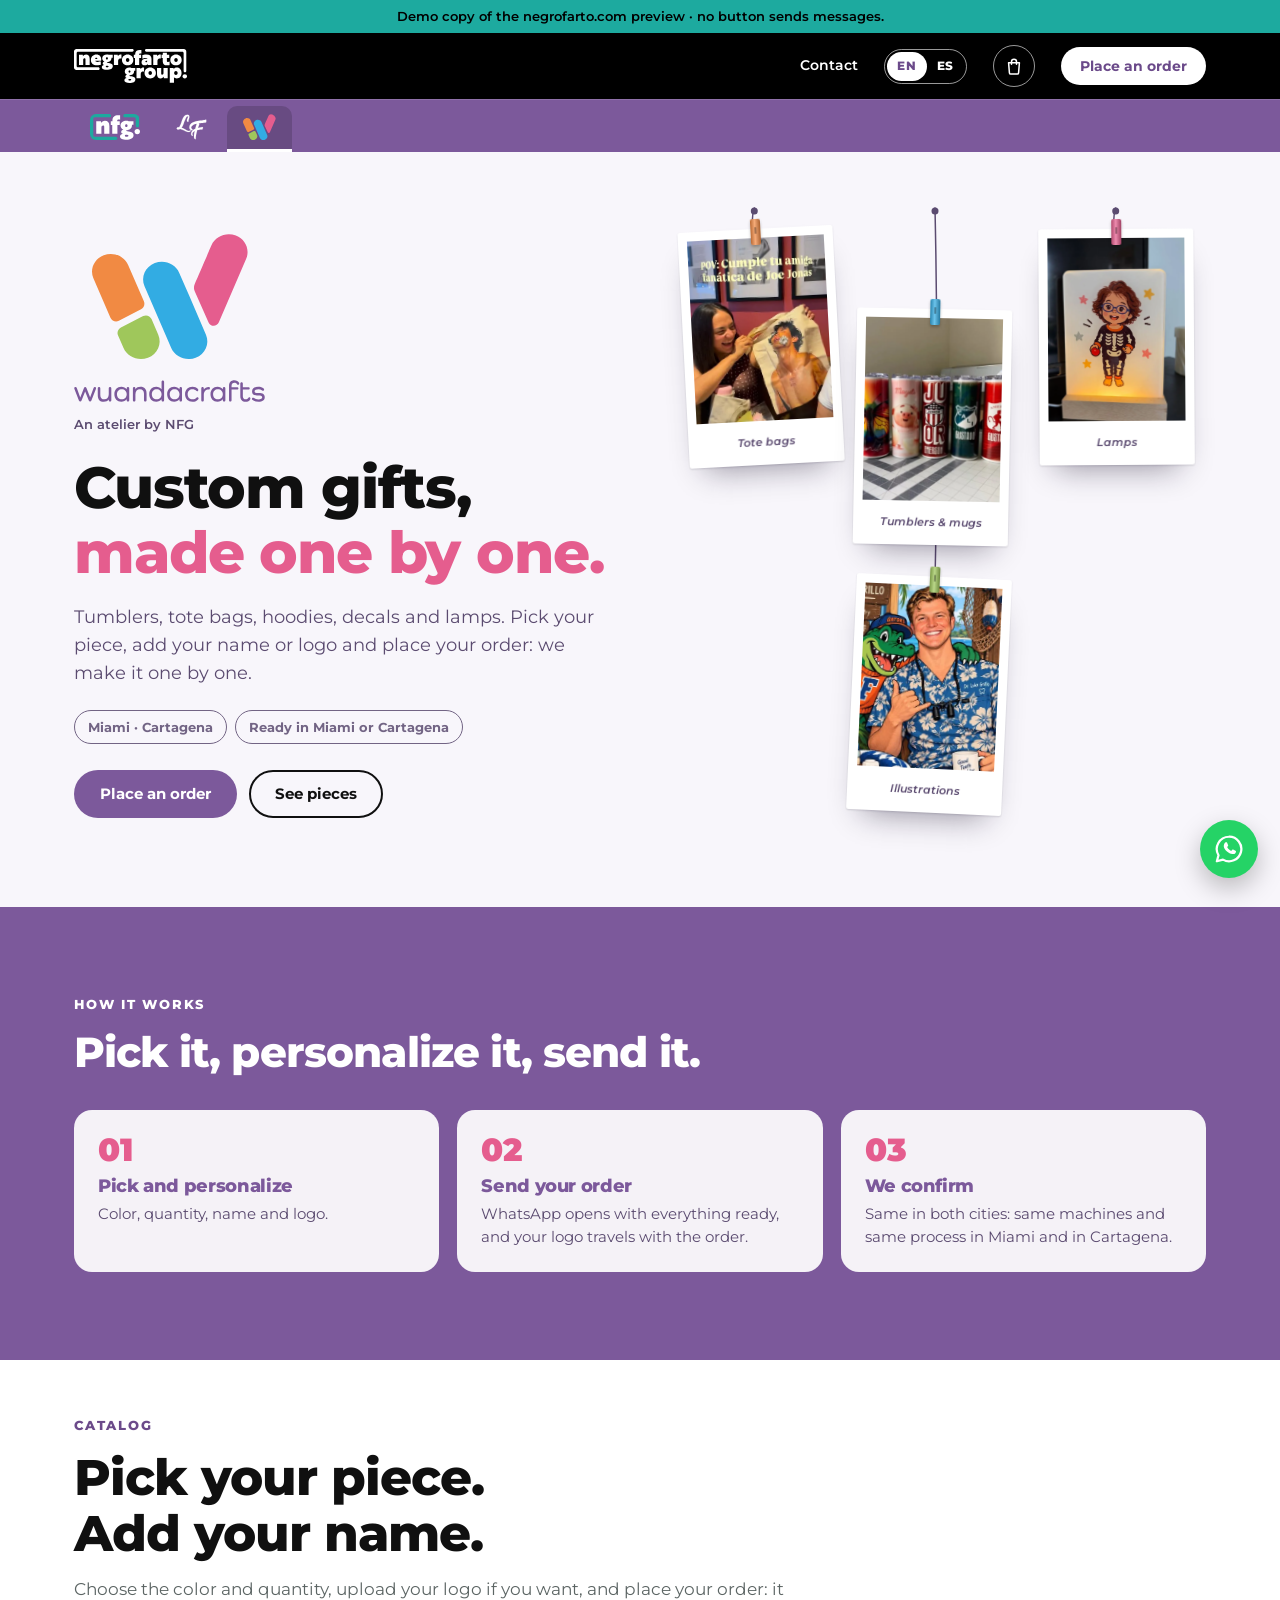
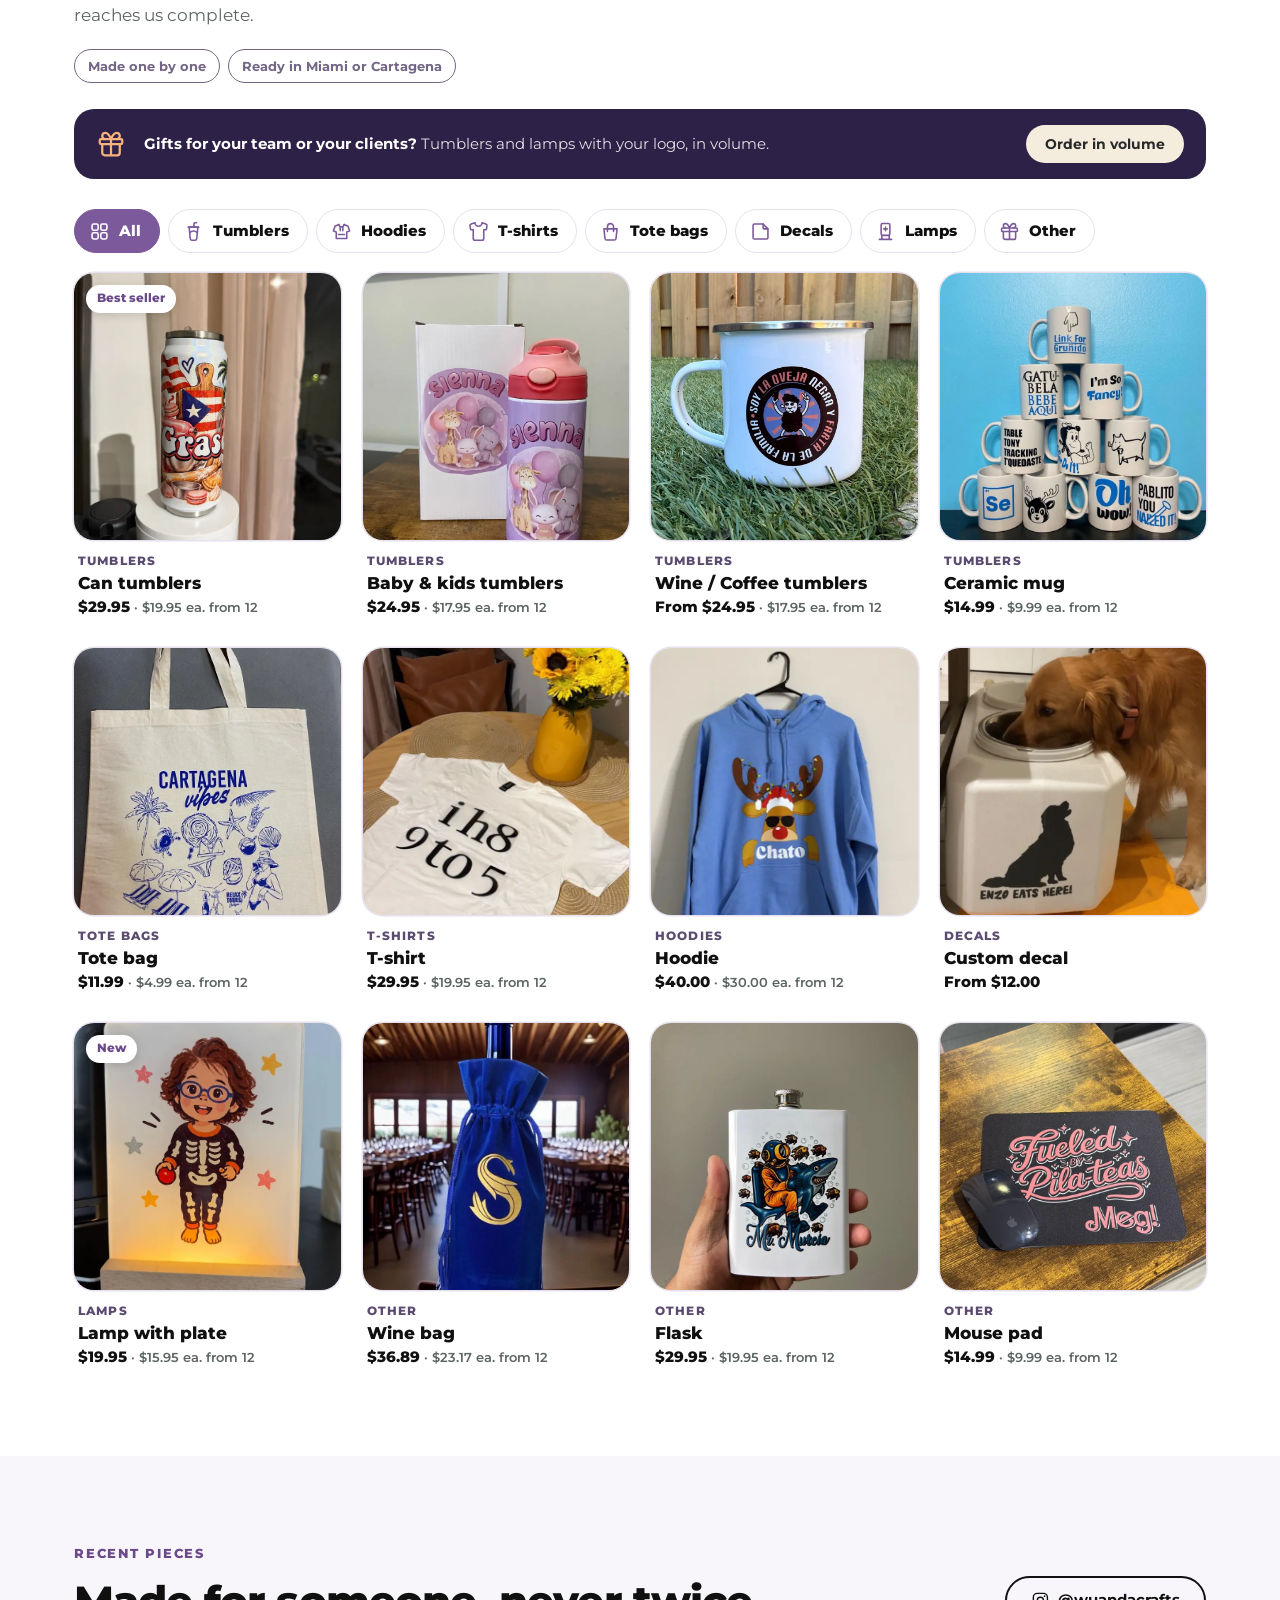
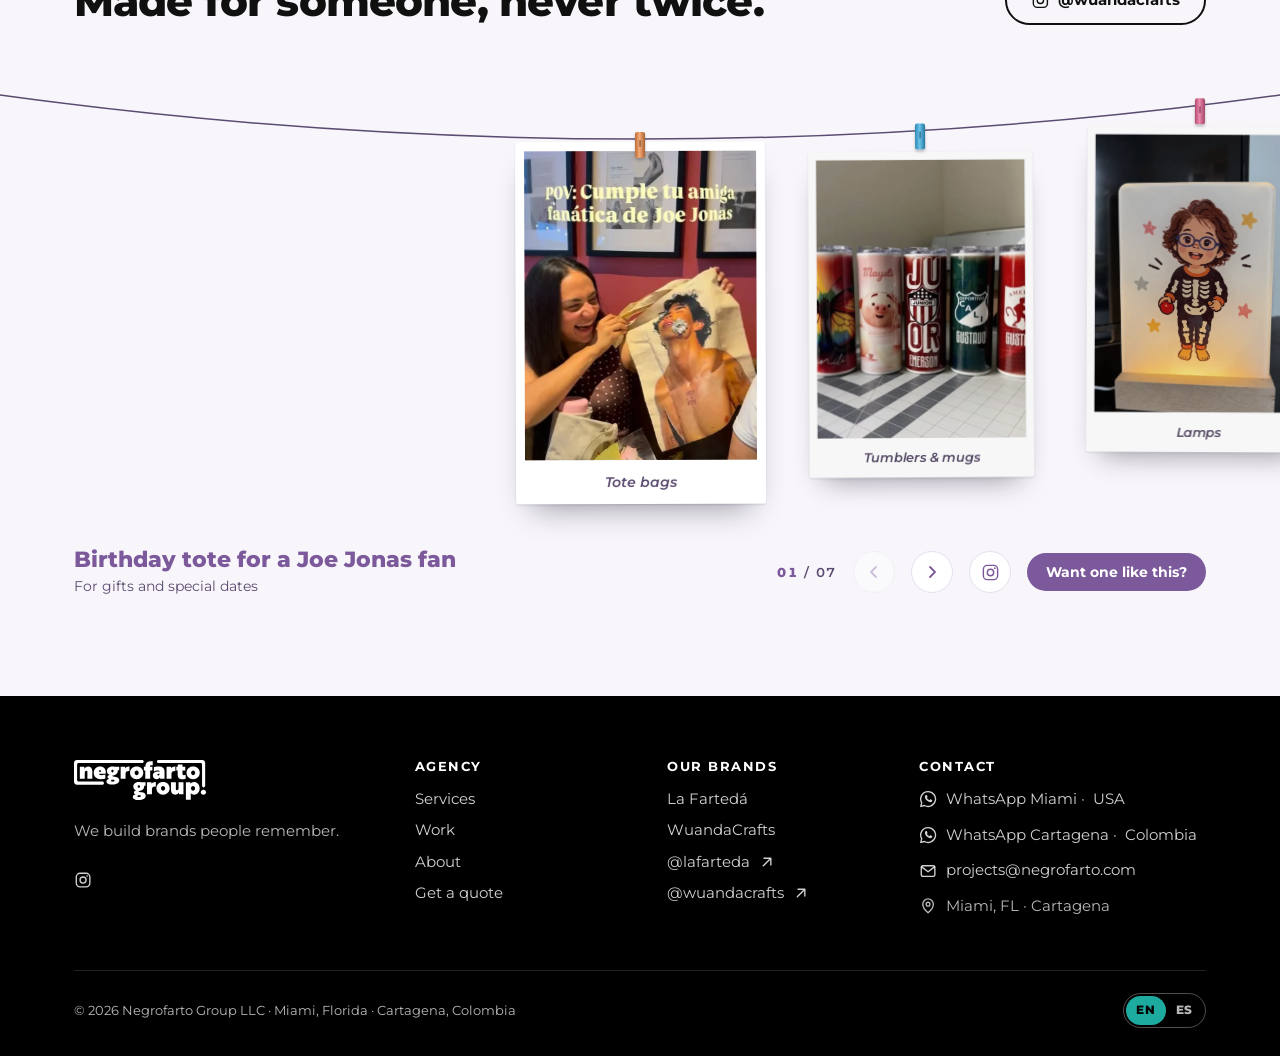
<file: vitrinas/nfg/wuandacrafts/index.html>
<!doctype html>
<html lang="en">
<head>
  <meta charset="utf-8" />
  <meta name="viewport" content="width=device-width, initial-scale=1" />
  <meta name="robots" content="noindex, nofollow" />
  <title>WuandaCrafts — Custom gifts by NFG</title>
  <meta name="description" content="WuandaCrafts: custom apparel, gifts, merch and decals, made one by one in Miami and Cartagena." />
  <meta name="theme-color" content="#000000" />
  <!-- La «miniatura» de WuandaCrafts (Juan, 10 nov 2026): la W de cuatro piezas, no la de NFG (herramientas/construir-favicon-wc.mjs). -->
  <link rel="icon" href="../img/marcas/wuandacrafts-favicon.svg" type="image/svg+xml" />
  <link rel="icon" href="../img/marcas/wuandacrafts-favicon-32.png" sizes="32x32" type="image/png" />
  <link rel="apple-touch-icon" href="../img/marcas/wuandacrafts-apple-touch-icon.png" />
  <!-- Vista previa: og:image apunta al sitio de revisión; al publicar en negrofarto.com se cambia a ese dominio. -->
  <meta property="og:type" content="website" />
  <meta property="og:site_name" content="NFG" />
  <meta property="og:title" content="WuandaCrafts — Custom gifts by NFG" />
  <meta property="og:description" content="WuandaCrafts: custom apparel, gifts, merch and decals, made one by one in Miami and Cartagena." />
  <meta property="og:image" content="https://niconania.github.io/negrofarto-web/prototipo/img/og/og-wuandacrafts.png" />
  <meta property="og:image:width" content="1200" />
  <meta property="og:image:height" content="630" />
  <meta name="twitter:card" content="summary_large_image" />
  <link rel="preconnect" href="https://fonts.googleapis.com" />
  <link rel="preconnect" href="https://fonts.gstatic.com" crossorigin />
  <link href="https://fonts.googleapis.com/css2?family=Montserrat:wght@400;500;600;700;800;900&amp;family=Pacifico&amp;family=Fredoka:wght@500;600&amp;family=Permanent+Marker&amp;display=swap" rel="stylesheet" />
  <link rel="stylesheet" href="../recursos/estilos.css" />
</head>
<body class="marca-wc" data-pagina="wuanda" data-base="../">
  <main>
    <!-- Vista de inicio: héroe, cómo funciona, catálogo y piezas recientes. La ficha de una pieza (#pieza/<id>) la reemplaza. -->
    <div id="vista-inicio">
      <section class="wc-hero">
        <div class="caja wc-hero-grilla">
          <div>
            <div class="wc-marca">
              <img src="../img/marcas/wuandacrafts-logo.svg" alt="WuandaCrafts" width="191" height="168" />
              <span data-t="wc.firma"></span>
            </div>
            <h1 data-t-html="wc.h1"></h1>
            <p data-t="wc.texto"></p>
            <ul class="chips-texto">
              <li>Miami · Cartagena</li>
              <li data-t="wc.chip2"></li>
            </ul>
            <div class="acciones">
              <a class="boton boton--acento" href="#catalogo" data-t="wc.cta"></a>
              <a class="boton boton--borde" href="#piezas" data-t="wc.cta2"></a>
            </div>
          </div>
          <!-- Cortina de fotos (recursos/tendedero.js): las piezas marcadas con "portada" en datos.js. -->
          <div id="cortina-heroe"></div>
        </div>
      </section>

      <section class="seccion wc-uno">
        <div class="caja">
          <p class="ceja" data-t="wc.uno_ceja"></p>
          <h2 data-t="wc.uno_titulo"></h2>
          <div class="uno-grilla">
            <div class="uno"><span class="uno-num">01</span><h3 data-t="wc.u1t"></h3><p data-t="wc.u1x"></p></div>
            <div class="uno"><span class="uno-num">02</span><h3 data-t="wc.u2t"></h3><p data-t="wc.u2x"></p></div>
            <div class="uno"><span class="uno-num">03</span><h3 data-t="wc.u3t"></h3><p data-t="wc.u3x"></p></div>
          </div>
        </div>
      </section>

      <!-- El catálogo (recursos/app.js, iniciarWuanda; piezas en datos.js → wc.catalogo). -->
      <section class="seccion wc-catalogo" id="catalogo">
        <div class="caja">
          <div class="cabeza-seccion">
            <p class="ceja" data-t="wc.cat_ceja"></p>
            <h2 data-t="wc.cat_titulo"></h2>
            <p class="bajada" data-t="wc.cat_texto"></p>
            <ul class="chips-texto">
              <li data-t="wc.chip1"></li>
              <li data-t="wc.chip2"></li>
            </ul>
          </div>
          <div class="regalos">
            <svg class="icono" aria-hidden="true"><use href="#i-regalo"/></svg>
            <p><strong data-t="wc.regalos_t"></strong> <span data-t="wc.regalos_x"></span></p>
            <button class="boton boton--crema boton--chico" type="button" id="regalos-cta" data-t="wc.regalos_cta"></button>
          </div>
          <div class="cat-tabs" id="wc-tabs" role="group" data-t-aria="wc.categorias"></div>
          <div class="sub-filtros" id="wc-sub" hidden></div>
          <div class="cat-grilla" id="wc-grilla"></div>
        </div>
      </section>

      <section class="seccion seccion--suave" id="piezas">
        <div class="caja">
          <div class="cabeza-seccion cabeza-seccion--fila">
            <div>
              <p class="ceja" data-t="wc.piezas_ceja"></p>
              <h2 data-t="wc.piezas_titulo"></h2>
            </div>
            <a class="boton boton--borde" href="https://www.instagram.com/wuandacrafts/" target="_blank" rel="noopener"><svg class="icono" aria-hidden="true"><use href="#i-instagram"/></svg>@wuandacrafts</a>
          </div>
        </div>
        <!-- Tendedero de fotos a todo el ancho (recursos/tendedero.js); su barra se alinea con la caja. -->
        <div id="tendedero-piezas"></div>
      </section>
    </div>

    <!-- Vista de una pieza: se pinta en app.js al abrir #pieza/<id>. -->
    <div id="vista-pieza" hidden></div>
  </main>

  <!-- Barra fija del celular con el pedido (solo cuando hay piezas) y el cajón «Tu pedido». -->
  <div class="barra-pedido" id="barra-pedido" hidden></div>
  <dialog class="cajon" id="cajon-pedido"></dialog>

  <script src="../recursos/iconos.js"></script>
  <script src="../recursos/textos.js"></script>
  <script src="../recursos/datos.js"></script>
  <script src="../recursos/tendedero.js"></script>
  <script src="../recursos/app.js"></script>
</body>
</html>
</file>
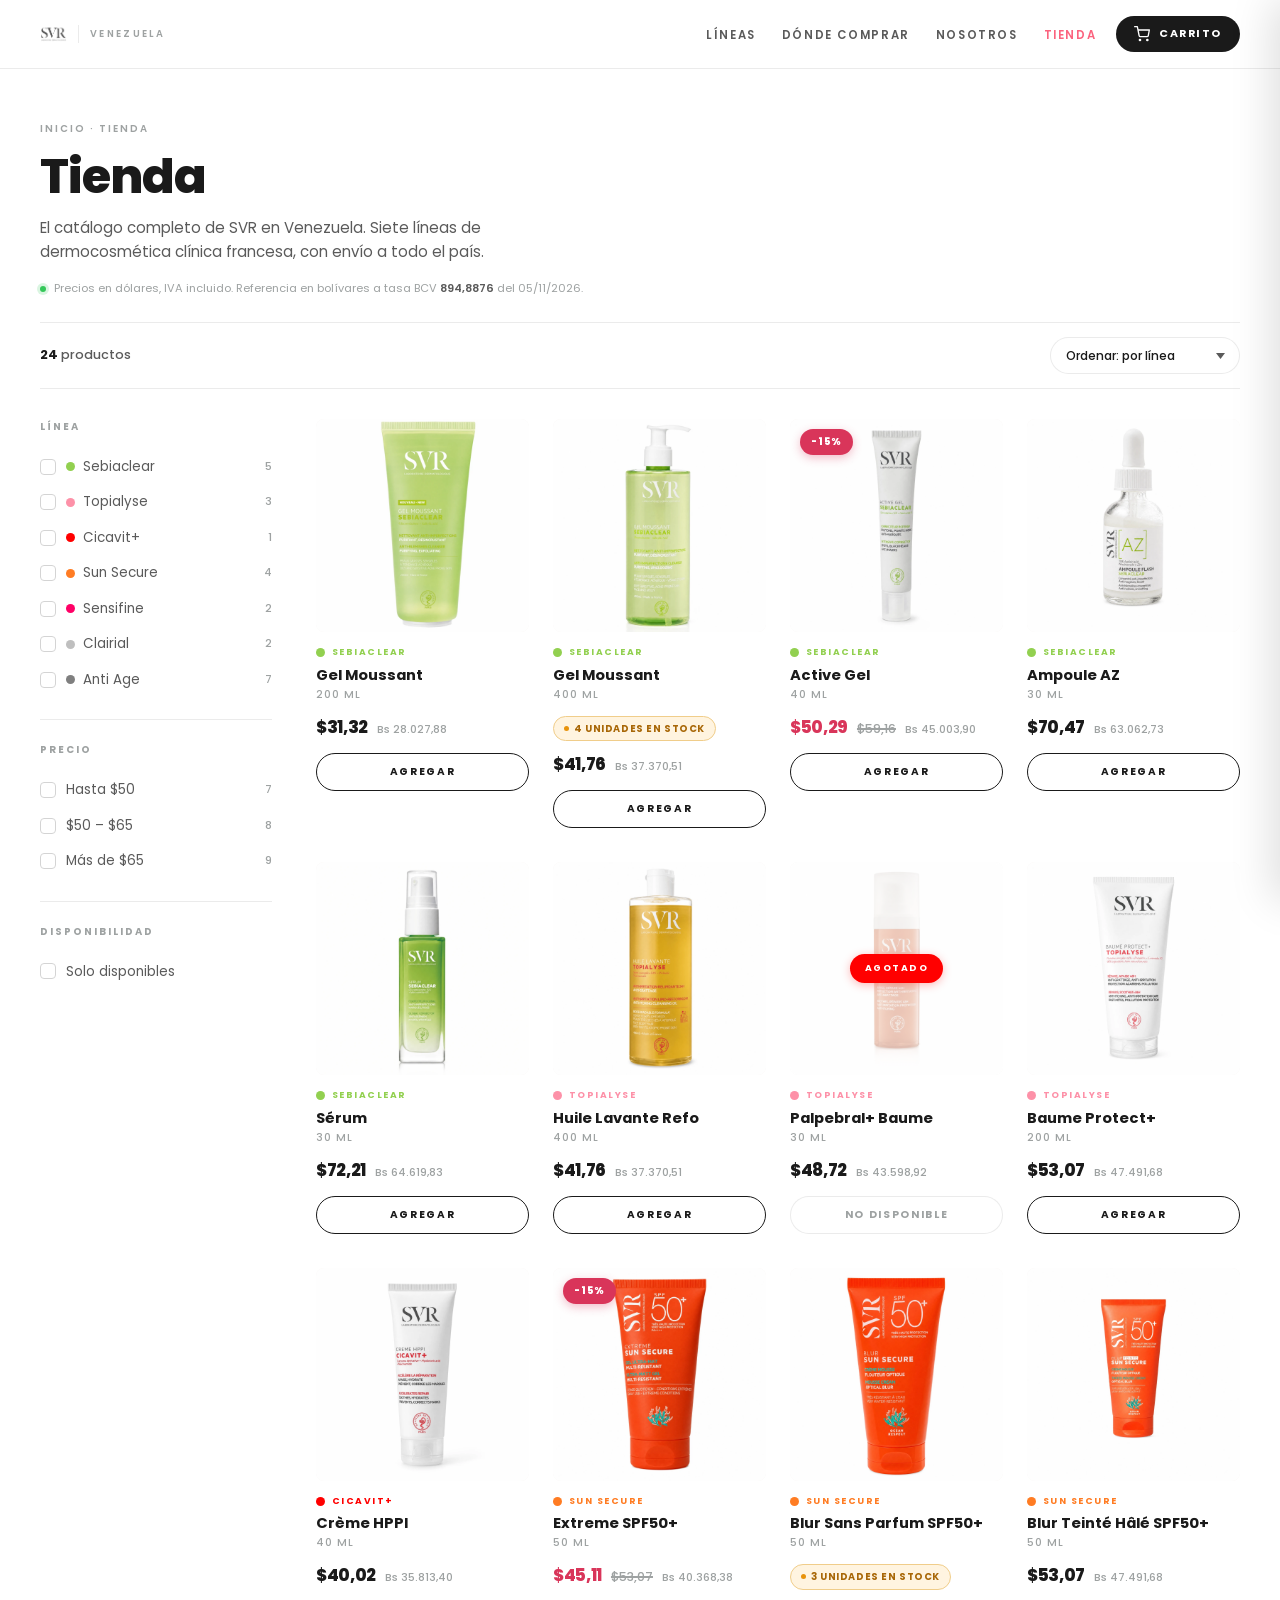
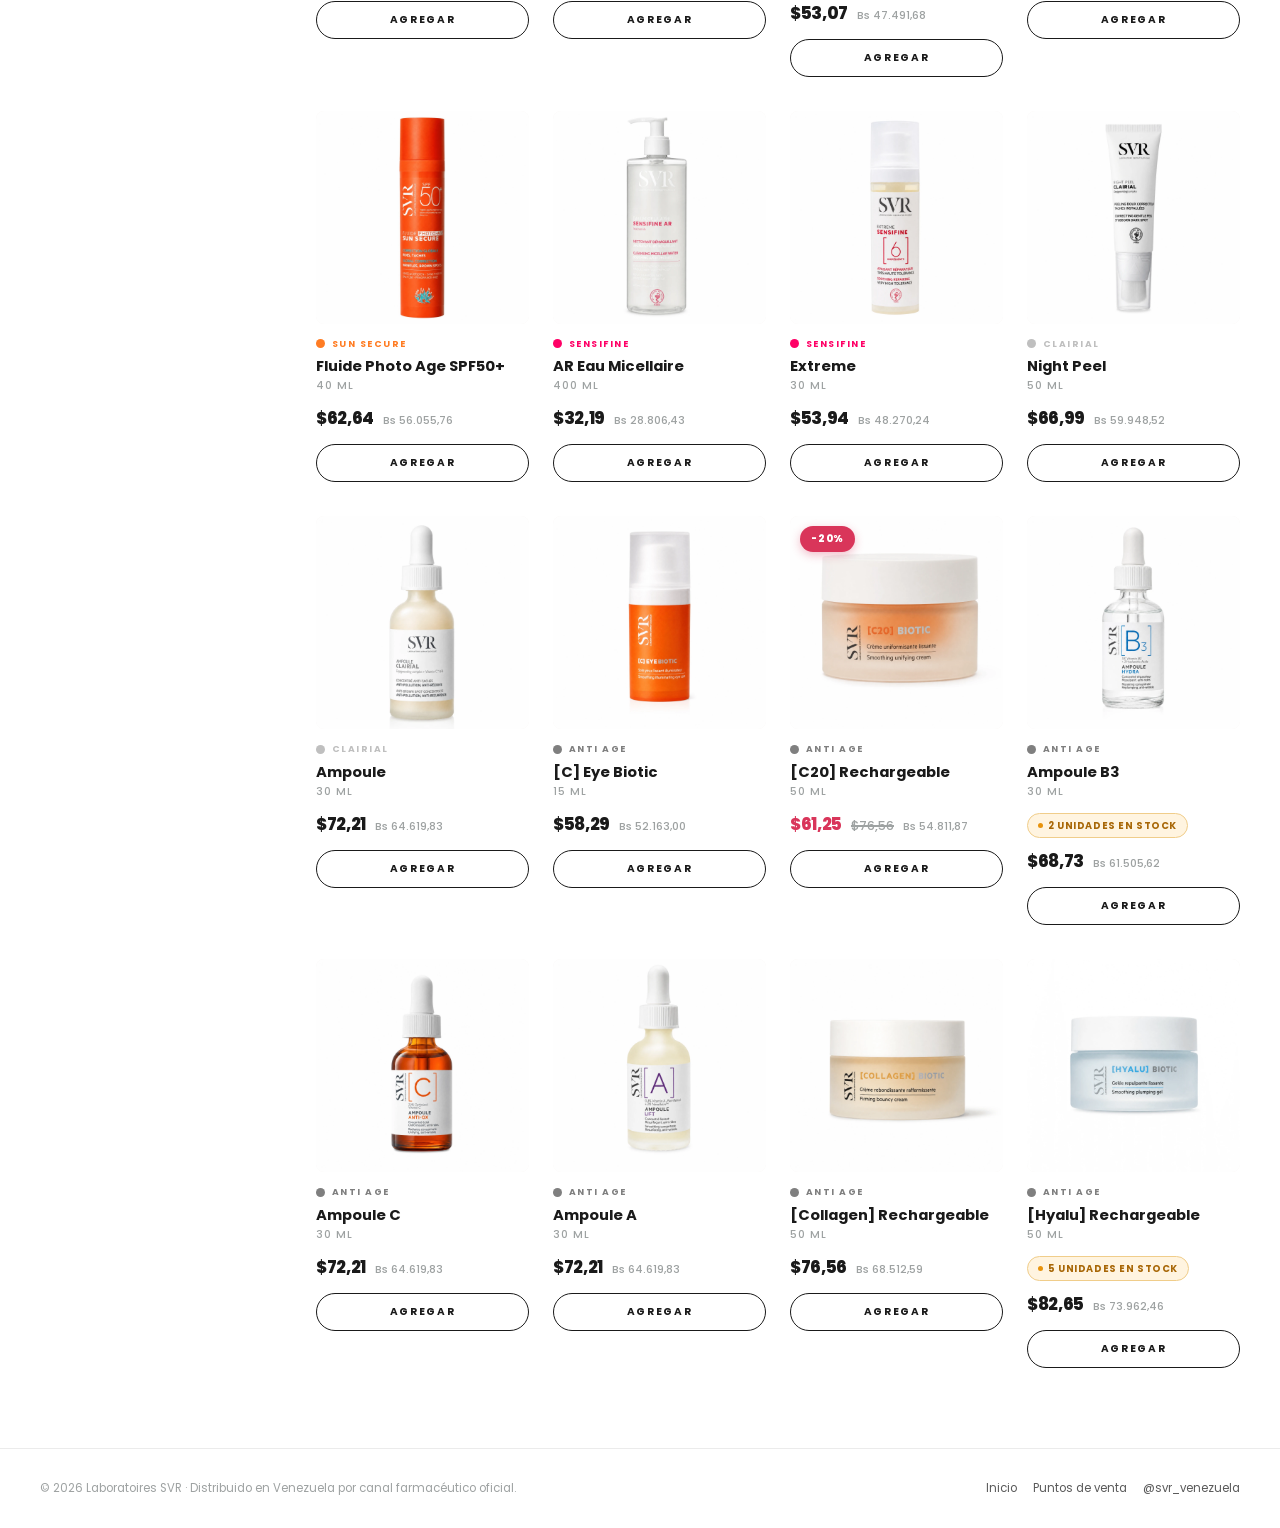
<file: vitrinas/svr-tienda/tienda/index.html>
<!DOCTYPE html>
<html lang="es">
<head>
  <meta charset="UTF-8">
  <meta name="robots" content="noindex, nofollow">
  
  
  <meta name="viewport" content="width=device-width, initial-scale=1.0">
  <meta name="description" content="Tienda oficial SVR Venezuela. Dermocosmética francesa de laboratorio: Sebiaclear, Topialyse, Sun Secure, Sensifine, Clairial, Cicavit+ y Anti Age. Envíos a todo el país.">
  <title>Tienda — SVR Venezuela</title>
  <link rel="icon" type="image/png" sizes="32x32" href="../assets/favicon-32.png">
  <link rel="icon" type="image/png" sizes="512x512" href="../assets/favicon-512.png">
  <link rel="apple-touch-icon" href="../assets/favicon-180.png">
  <meta property="og:type" content="website">
  <meta property="og:url" content="https://svr-venezuela.com/tienda/">
  <meta property="og:title" content="Tienda — SVR Venezuela">
  <meta property="og:description" content="El catálogo completo de SVR en Venezuela. Siete líneas de dermocosmética clínica francesa.">
  <meta property="og:image" content="https://svr-venezuela.com/assets/BaumeProtect_6a.jpg">
  <meta property="og:locale" content="es_VE">
  <!-- catalogo:inicio (generado por scripts/build-schema.js — no editar a mano) -->
  <script type="application/ld+json">
  {
    "@context": "https://schema.org",
    "@type": "ItemList",
    "name": "Catálogo SVR Venezuela",
    "numberOfItems": 24,
    "itemListElement": [
      {
        "@type": "ListItem",
        "position": 1,
        "item": {
          "@type": "Product",
          "name": "SVR Sebiaclear Active Gel 40 ML",
          "sku": "SEB-AGL-40",
          "description": "Tratamiento antigranos con Zinc y BHA. Reduce imperfecciones activas, puntos negros y marcas en tiempo récord. Textura gel de absorción inmediata, no comedogénico.",
          "image": "https://svr-venezuela.com/assets/productos/sebia-active-gel-front.webp",
          "brand": {
            "@type": "Brand",
            "name": "SVR"
          },
          "category": "Sebiaclear",
          "offers": {
            "@type": "Offer",
            "url": "https://svr-venezuela.com/tienda/",
            "priceCurrency": "USD",
            "price": "59.16",
            "availability": "https://schema.org/InStock",
            "seller": {
              "@type": "Organization",
              "name": "SVR Venezuela"
            }
          }
        }
      },
      {
        "@type": "ListItem",
        "position": 2,
        "item": {
          "@type": "Product",
          "name": "SVR Sebiaclear Gel Moussant 200 ML",
          "sku": "SEB-GML-200",
          "description": "Gel limpiador purificante para piel con tendencia acneica. Elimina el exceso de sebo y limpia los poros sin resecar ni irritar. Uso diario mañana y noche.",
          "image": "https://svr-venezuela.com/assets/productos/sebia-gel-moussant-200-front.webp",
          "brand": {
            "@type": "Brand",
            "name": "SVR"
          },
          "category": "Sebiaclear",
          "offers": {
            "@type": "Offer",
            "url": "https://svr-venezuela.com/tienda/",
            "priceCurrency": "USD",
            "price": "31.32",
            "availability": "https://schema.org/InStock",
            "seller": {
              "@type": "Organization",
              "name": "SVR Venezuela"
            }
          }
        }
      },
      {
        "@type": "ListItem",
        "position": 3,
        "item": {
          "@type": "Product",
          "name": "SVR Sebiaclear Gel Moussant 400 ML",
          "sku": "SEB-GML-400",
          "description": "Gel limpiador purificante en formato familiar. Controla el sebo, limpia poros y calma imperfecciones sin efecto tirante. Mayor rendimiento para uso prolongado.",
          "image": "https://svr-venezuela.com/assets/productos/sebia-gel-moussant-400-front.webp",
          "brand": {
            "@type": "Brand",
            "name": "SVR"
          },
          "category": "Sebiaclear",
          "offers": {
            "@type": "Offer",
            "url": "https://svr-venezuela.com/tienda/",
            "priceCurrency": "USD",
            "price": "41.76",
            "availability": "https://schema.org/InStock",
            "seller": {
              "@type": "Organization",
              "name": "SVR Venezuela"
            }
          }
        }
      },
      {
        "@type": "ListItem",
        "position": 4,
        "item": {
          "@type": "Product",
          "name": "SVR Sebiaclear Ampoule AZ 30 ML",
          "sku": "SEB-AMP-AZ-30",
          "description": "Ampolla de choque antiimperfecciones con Zinc purificante. Desinflama granos activos, regula el sebo y previene nuevos brotes. Ideal para acné recurrente o brotes severos.",
          "image": "https://svr-venezuela.com/assets/productos/sebia-ampoule-az-front.webp",
          "brand": {
            "@type": "Brand",
            "name": "SVR"
          },
          "category": "Sebiaclear",
          "offers": {
            "@type": "Offer",
            "url": "https://svr-venezuela.com/tienda/",
            "priceCurrency": "USD",
            "price": "70.47",
            "availability": "https://schema.org/InStock",
            "seller": {
              "@type": "Organization",
              "name": "SVR Venezuela"
            }
          }
        }
      },
      {
        "@type": "ListItem",
        "position": 5,
        "item": {
          "@type": "Product",
          "name": "SVR Sebiaclear Sérum 30 ML",
          "sku": "SEB-SER-30",
          "description": "Sérum doble acción antiedad y antigranos para piel adulta con imperfecciones. Controla el sebo mientras combate las arrugas. La rutina completa en un solo paso.",
          "image": "https://svr-venezuela.com/assets/productos/sebia-serum-front.webp",
          "brand": {
            "@type": "Brand",
            "name": "SVR"
          },
          "category": "Sebiaclear",
          "offers": {
            "@type": "Offer",
            "url": "https://svr-venezuela.com/tienda/",
            "priceCurrency": "USD",
            "price": "72.21",
            "availability": "https://schema.org/InStock",
            "seller": {
              "@type": "Organization",
              "name": "SVR Venezuela"
            }
          }
        }
      },
      {
        "@type": "ListItem",
        "position": 6,
        "item": {
          "@type": "Product",
          "name": "SVR Topialyse Huile Lavante Refo 400 ML",
          "sku": "TOP-HUL-400",
          "description": "Aceite de baño y ducha para piel seca y atópica. Limpia sin irritar y deja una película hidratante protectora al enjuagar. Para toda la familia, desde bebés hasta adultos.",
          "image": "https://svr-venezuela.com/assets/productos/topialyse-huile-lavante-front.webp",
          "brand": {
            "@type": "Brand",
            "name": "SVR"
          },
          "category": "Topialyse",
          "offers": {
            "@type": "Offer",
            "url": "https://svr-venezuela.com/tienda/",
            "priceCurrency": "USD",
            "price": "41.76",
            "availability": "https://schema.org/InStock",
            "seller": {
              "@type": "Organization",
              "name": "SVR Venezuela"
            }
          }
        }
      },
      {
        "@type": "ListItem",
        "position": 7,
        "item": {
          "@type": "Product",
          "name": "SVR Topialyse Baume Protect+ 200 ML",
          "sku": "TOP-BPR-200",
          "description": "Bálsamo emoliente de alta protección para piel muy seca o atópica. Restaura la barrera hidrolipídica, calma el picor y protege de agresiones externas. Confort inmediato y duradero.",
          "image": "https://svr-venezuela.com/assets/productos/topialyse-baume-protect-front.webp",
          "brand": {
            "@type": "Brand",
            "name": "SVR"
          },
          "category": "Topialyse",
          "offers": {
            "@type": "Offer",
            "url": "https://svr-venezuela.com/tienda/",
            "priceCurrency": "USD",
            "price": "53.07",
            "availability": "https://schema.org/InStock",
            "seller": {
              "@type": "Organization",
              "name": "SVR Venezuela"
            }
          }
        }
      },
      {
        "@type": "ListItem",
        "position": 8,
        "item": {
          "@type": "Product",
          "name": "SVR Topialyse Palpebral+ Baume 30 ML",
          "sku": "TOP-PAL-30",
          "description": "Bálsamo especializado para párpados con eccema o dermatitis. Sin perfume ni conservantes. Calma el picor, reduce la descamación y restaura la barrera del párpado. Dermatológicamente probado.",
          "image": "https://svr-venezuela.com/assets/productos/topialyse-palpebral-front.webp",
          "brand": {
            "@type": "Brand",
            "name": "SVR"
          },
          "category": "Topialyse",
          "offers": {
            "@type": "Offer",
            "url": "https://svr-venezuela.com/tienda/",
            "priceCurrency": "USD",
            "price": "48.72",
            "availability": "https://schema.org/InStock",
            "seller": {
              "@type": "Organization",
              "name": "SVR Venezuela"
            }
          }
        }
      },
      {
        "@type": "ListItem",
        "position": 9,
        "item": {
          "@type": "Product",
          "name": "SVR Cicavit+ Crème HPPI 40 ML",
          "sku": "CIC-HPPI-40",
          "description": "Crema cicatrizante para piel irritada, post-procedimiento o con heridas. Acelera la cicatrización, reduce el riesgo de queloide y calma la inflamación. Apta para toda la familia.",
          "image": "https://svr-venezuela.com/assets/productos/cicavit-creme-hppi-front.webp",
          "brand": {
            "@type": "Brand",
            "name": "SVR"
          },
          "category": "Cicavit+",
          "offers": {
            "@type": "Offer",
            "url": "https://svr-venezuela.com/tienda/",
            "priceCurrency": "USD",
            "price": "40.02",
            "availability": "https://schema.org/InStock",
            "seller": {
              "@type": "Organization",
              "name": "SVR Venezuela"
            }
          }
        }
      },
      {
        "@type": "ListItem",
        "position": 10,
        "item": {
          "@type": "Product",
          "name": "SVR Sun Secure Extreme SPF50+ 50 ML",
          "sku": "SUN-EXT-50",
          "description": "Protector solar fluido de muy alta protección UVA/UVB. Textura ultraligera, fotoestable y resistente al agua. Para todo tipo de piel. El básico indispensable de la rutina solar.",
          "image": "https://svr-venezuela.com/assets/productos/sunsecure-extreme-front.webp",
          "brand": {
            "@type": "Brand",
            "name": "SVR"
          },
          "category": "Sun Secure",
          "offers": {
            "@type": "Offer",
            "url": "https://svr-venezuela.com/tienda/",
            "priceCurrency": "USD",
            "price": "53.07",
            "availability": "https://schema.org/InStock",
            "seller": {
              "@type": "Organization",
              "name": "SVR Venezuela"
            }
          }
        }
      },
      {
        "@type": "ListItem",
        "position": 11,
        "item": {
          "@type": "Product",
          "name": "SVR Sun Secure Blur Sans Parfum SPF50+ 50 ML",
          "sku": "SUN-BLR-50",
          "description": "SPF50+ con efecto blur, sin perfume. Difumina poros e imperfecciones con acabado mate sedoso. Para pieles sensibles a las fragancias que no renuncian a una protección perfecta.",
          "image": "https://svr-venezuela.com/assets/productos/sunsecure-blur-front.webp",
          "brand": {
            "@type": "Brand",
            "name": "SVR"
          },
          "category": "Sun Secure",
          "offers": {
            "@type": "Offer",
            "url": "https://svr-venezuela.com/tienda/",
            "priceCurrency": "USD",
            "price": "53.07",
            "availability": "https://schema.org/InStock",
            "seller": {
              "@type": "Organization",
              "name": "SVR Venezuela"
            }
          }
        }
      },
      {
        "@type": "ListItem",
        "position": 12,
        "item": {
          "@type": "Product",
          "name": "SVR Sun Secure Blur Teinté Hâlé SPF50+ 50 ML",
          "sku": "SUN-BLT-50",
          "description": "Protector solar SPF50+ con tinte bronceado y efecto blur. Unifica el tono con acabado luminoso y natural. El solar que también embellece mientras cuida tu piel.",
          "image": "https://svr-venezuela.com/assets/productos/sunsecure-blur-teinte-front.webp",
          "brand": {
            "@type": "Brand",
            "name": "SVR"
          },
          "category": "Sun Secure",
          "offers": {
            "@type": "Offer",
            "url": "https://svr-venezuela.com/tienda/",
            "priceCurrency": "USD",
            "price": "53.07",
            "availability": "https://schema.org/InStock",
            "seller": {
              "@type": "Organization",
              "name": "SVR Venezuela"
            }
          }
        }
      },
      {
        "@type": "ListItem",
        "position": 13,
        "item": {
          "@type": "Product",
          "name": "SVR Sun Secure Fluide Photo Age SPF50+ 40 ML",
          "sku": "SUN-FPA-40",
          "description": "Solar antiedad de muy alta protección. Previene el fotoenvejecimiento prematuro, las manchas y la pérdida de firmeza. Para piel madura que protege su inversión antiedad.",
          "image": "https://svr-venezuela.com/assets/productos/sunsecure-fluide-photoage-front.webp",
          "brand": {
            "@type": "Brand",
            "name": "SVR"
          },
          "category": "Sun Secure",
          "offers": {
            "@type": "Offer",
            "url": "https://svr-venezuela.com/tienda/",
            "priceCurrency": "USD",
            "price": "62.64",
            "availability": "https://schema.org/InStock",
            "seller": {
              "@type": "Organization",
              "name": "SVR Venezuela"
            }
          }
        }
      },
      {
        "@type": "ListItem",
        "position": 14,
        "item": {
          "@type": "Product",
          "name": "SVR Sensifine Extreme 30 ML",
          "sku": "SEN-EXT-30",
          "description": "Crema SOS para piel muy sensible e intolerante. Apaga el ardor, el picor y las rojeces de inmediato. Refuerza la barrera cutánea y protege de agresiones externas todo el día.",
          "image": "https://svr-venezuela.com/assets/productos/sensifine-extreme-front.webp",
          "brand": {
            "@type": "Brand",
            "name": "SVR"
          },
          "category": "Sensifine",
          "offers": {
            "@type": "Offer",
            "url": "https://svr-venezuela.com/tienda/",
            "priceCurrency": "USD",
            "price": "53.94",
            "availability": "https://schema.org/InStock",
            "seller": {
              "@type": "Organization",
              "name": "SVR Venezuela"
            }
          }
        }
      },
      {
        "@type": "ListItem",
        "position": 15,
        "item": {
          "@type": "Product",
          "name": "SVR Sensifine AR Eau Micellaire 400 ML",
          "sku": "SEN-EAU-400",
          "description": "Agua micelar para piel con rosácea o rojeces crónicas. Limpieza suave sin frotar, sin alcohol. Reduce la reactividad vascular y calma el enrojecimiento desde la limpieza diaria.",
          "image": "https://svr-venezuela.com/assets/productos/sensifine-eau-micellaire-front.webp",
          "brand": {
            "@type": "Brand",
            "name": "SVR"
          },
          "category": "Sensifine",
          "offers": {
            "@type": "Offer",
            "url": "https://svr-venezuela.com/tienda/",
            "priceCurrency": "USD",
            "price": "32.19",
            "availability": "https://schema.org/InStock",
            "seller": {
              "@type": "Organization",
              "name": "SVR Venezuela"
            }
          }
        }
      },
      {
        "@type": "ListItem",
        "position": 16,
        "item": {
          "@type": "Product",
          "name": "SVR Clairial Ampoule 30 ML",
          "sku": "CLA-AMP-30",
          "description": "Ampolla antimancha de alta concentración para uso diario. Actúa sobre manchas solares, hormonales y postinflamatorias desde el interior de la piel. Tono verdaderamente uniforme.",
          "image": "https://svr-venezuela.com/assets/productos/clairial-ampoule-front.webp",
          "brand": {
            "@type": "Brand",
            "name": "SVR"
          },
          "category": "Clairial",
          "offers": {
            "@type": "Offer",
            "url": "https://svr-venezuela.com/tienda/",
            "priceCurrency": "USD",
            "price": "72.21",
            "availability": "https://schema.org/InStock",
            "seller": {
              "@type": "Organization",
              "name": "SVR Venezuela"
            }
          }
        }
      },
      {
        "@type": "ListItem",
        "position": 17,
        "item": {
          "@type": "Product",
          "name": "SVR Clairial Night Peel 50 ML",
          "sku": "CLA-NPL-50",
          "description": "Sérum nocturno despigmentante con AHA. Borra manchas solares, hormonales y postacné mientras duermes. Piel más uniforme y sin marcas en 4 a 8 semanas de uso.",
          "image": "https://svr-venezuela.com/assets/productos/clairial-night-peel-front.webp",
          "brand": {
            "@type": "Brand",
            "name": "SVR"
          },
          "category": "Clairial",
          "offers": {
            "@type": "Offer",
            "url": "https://svr-venezuela.com/tienda/",
            "priceCurrency": "USD",
            "price": "66.99",
            "availability": "https://schema.org/InStock",
            "seller": {
              "@type": "Organization",
              "name": "SVR Venezuela"
            }
          }
        }
      },
      {
        "@type": "ListItem",
        "position": 18,
        "item": {
          "@type": "Product",
          "name": "SVR Anti Age Ampoule C 30 ML",
          "sku": "AGE-AMP-C-30",
          "description": "Vitamina C optimizada al 20% en ampolla. Flash antimancha, antioxidante y antiedad. Activa la síntesis de colágeno y aporta luminosidad visible desde los primeros días.",
          "image": "https://svr-venezuela.com/assets/productos/antiage-ampoule-c-front.webp",
          "brand": {
            "@type": "Brand",
            "name": "SVR"
          },
          "category": "Anti Age",
          "offers": {
            "@type": "Offer",
            "url": "https://svr-venezuela.com/tienda/",
            "priceCurrency": "USD",
            "price": "72.21",
            "availability": "https://schema.org/InStock",
            "seller": {
              "@type": "Organization",
              "name": "SVR Venezuela"
            }
          }
        }
      },
      {
        "@type": "ListItem",
        "position": 19,
        "item": {
          "@type": "Product",
          "name": "SVR Anti Age Ampoule B3 30 ML",
          "sku": "AGE-AMP-B3-30",
          "description": "Ampolla concentrada con Niacinamida 10%. Unifica el tono, afina los poros y regula el sebo. Textura impecable en 4 semanas de uso constante. Apta para todo tipo de piel.",
          "image": "https://svr-venezuela.com/assets/productos/antiage-ampoule-b3-front.webp",
          "brand": {
            "@type": "Brand",
            "name": "SVR"
          },
          "category": "Anti Age",
          "offers": {
            "@type": "Offer",
            "url": "https://svr-venezuela.com/tienda/",
            "priceCurrency": "USD",
            "price": "68.73",
            "availability": "https://schema.org/InStock",
            "seller": {
              "@type": "Organization",
              "name": "SVR Venezuela"
            }
          }
        }
      },
      {
        "@type": "ListItem",
        "position": 20,
        "item": {
          "@type": "Product",
          "name": "SVR Anti Age Ampoule A 30 ML",
          "sku": "AGE-AMP-A-30",
          "description": "Retinol encapsulado de tolerancia mejorada. Suaviza arrugas, renueva y regenera la piel mientras duermes. Toda la eficacia del retinol sin la irritación clásica.",
          "image": "https://svr-venezuela.com/assets/productos/antiage-ampoule-a-front.webp",
          "brand": {
            "@type": "Brand",
            "name": "SVR"
          },
          "category": "Anti Age",
          "offers": {
            "@type": "Offer",
            "url": "https://svr-venezuela.com/tienda/",
            "priceCurrency": "USD",
            "price": "72.21",
            "availability": "https://schema.org/InStock",
            "seller": {
              "@type": "Organization",
              "name": "SVR Venezuela"
            }
          }
        }
      },
      {
        "@type": "ListItem",
        "position": 21,
        "item": {
          "@type": "Product",
          "name": "SVR Anti Age [C] Eye Biotic 15 ML",
          "sku": "AGE-CEYE-15",
          "description": "Contorno de ojos antiedad con Vitamina C pura y probióticos. Ilumina ojeras, reduce bolsas y protege del estrés oxidativo. Piel del contorno visiblemente más joven desde la primera semana.",
          "image": "https://svr-venezuela.com/assets/productos/antiage-ceye-front.webp",
          "brand": {
            "@type": "Brand",
            "name": "SVR"
          },
          "category": "Anti Age",
          "offers": {
            "@type": "Offer",
            "url": "https://svr-venezuela.com/tienda/",
            "priceCurrency": "USD",
            "price": "58.29",
            "availability": "https://schema.org/InStock",
            "seller": {
              "@type": "Organization",
              "name": "SVR Venezuela"
            }
          }
        }
      },
      {
        "@type": "ListItem",
        "position": 22,
        "item": {
          "@type": "Product",
          "name": "SVR Anti Age [C20] Rechargeable 50 ML",
          "sku": "AGE-C20-50",
          "description": "20% de Vitamina C pura: máxima concentración antiedad. Efecto tensor, antimancha y antifatiga. Envase recargable eco-friendly. Para piel madura que exige resultados reales.",
          "image": "https://svr-venezuela.com/assets/productos/antiage-c20-front.webp",
          "brand": {
            "@type": "Brand",
            "name": "SVR"
          },
          "category": "Anti Age",
          "offers": {
            "@type": "Offer",
            "url": "https://svr-venezuela.com/tienda/",
            "priceCurrency": "USD",
            "price": "76.56",
            "availability": "https://schema.org/InStock",
            "seller": {
              "@type": "Organization",
              "name": "SVR Venezuela"
            }
          }
        }
      },
      {
        "@type": "ListItem",
        "position": 23,
        "item": {
          "@type": "Product",
          "name": "SVR Anti Age [Collagen] Rechargeable 50 ML",
          "sku": "AGE-COL-50",
          "description": "Colágeno marino y probióticos en sérum recargable. Recupera densidad, firmeza y elasticidad. Piel visiblemente más llena y tonificada en 4 semanas de uso constante.",
          "image": "https://svr-venezuela.com/assets/productos/antiage-collagen-front.webp",
          "brand": {
            "@type": "Brand",
            "name": "SVR"
          },
          "category": "Anti Age",
          "offers": {
            "@type": "Offer",
            "url": "https://svr-venezuela.com/tienda/",
            "priceCurrency": "USD",
            "price": "76.56",
            "availability": "https://schema.org/InStock",
            "seller": {
              "@type": "Organization",
              "name": "SVR Venezuela"
            }
          }
        }
      },
      {
        "@type": "ListItem",
        "position": 24,
        "item": {
          "@type": "Product",
          "name": "SVR Anti Age [Hyalu] Rechargeable 50 ML",
          "sku": "AGE-HYA-50",
          "description": "Ácido Hialurónico triple acción: hidratación superficial, relleno en profundidad y barrera reforzada. Sérum antiedad de nueva generación en envase recargable.",
          "image": "https://svr-venezuela.com/assets/productos/antiage-hyalu-front.webp",
          "brand": {
            "@type": "Brand",
            "name": "SVR"
          },
          "category": "Anti Age",
          "offers": {
            "@type": "Offer",
            "url": "https://svr-venezuela.com/tienda/",
            "priceCurrency": "USD",
            "price": "82.65",
            "availability": "https://schema.org/InStock",
            "seller": {
              "@type": "Organization",
              "name": "SVR Venezuela"
            }
          }
        }
      }
    ]
  }
  </script>
  <!-- catalogo:fin -->
  <link rel="preconnect" href="https://fonts.googleapis.com">
  <link rel="preconnect" href="https://fonts.gstatic.com" crossorigin>
  <link href="https://fonts.googleapis.com/css2?family=Poppins:wght@300;400;500;600;700;800&display=swap" rel="stylesheet">
  <style>
    *, *::before, *::after { box-sizing: border-box; margin: 0; padding: 0; }
    html { scroll-behavior: smooth; }
    /* Los .campo y .btn-pedido usan display:flex, que le gana a [hidden].
       Sin esto, ocultar por JS no surte efecto. */
    [hidden] { display: none !important; }
    body {
      background: #fff;
      color: #1a1a1a;
      font-family: 'Poppins', sans-serif;
      line-height: 1.6;
      overflow-x: hidden;
    }

    :root {
      --coral:        #FB637E;
      --coral-dark:   #e04d67;
      --coral-light:  rgba(251,99,126,0.08);
      --cream:        #f8f6f3;
      --dark:         #1a1a1a;
      --gray:         #5a5a5a;
      --light-gray:   #9ea2a2;
      --border:       rgba(0,0,0,0.08);
      --max-w:        1340px;

      --lc-sebiaclear: #92d050;
      --lc-topialyse:  #fd91a8;
      --lc-cicavit:    #ff0000;
      --lc-sunsecure:  #ff7c23;
      --lc-sensifine:  #ff0066;
      --lc-clairial:   #bfbfbf;
      --lc-antiage:    #7f7f7f;
    }

    h1, h2, h3, h4 { font-weight: 700; line-height: 1.15; }
    a { color: inherit; }
    button { font-family: inherit; cursor: pointer; border: none; background: none; }
    img { display: block; max-width: 100%; }
    .container { max-width: var(--max-w); margin: 0 auto; padding: 0 clamp(18px, 4vw, 40px); }

    /* ══ NAV ══ */
    nav {
      position: sticky; top: 0; z-index: 200;
      display: flex; align-items: center; gap: 20px;
      padding: 16px clamp(18px, 4vw, 40px);
      background: rgba(255,255,255,0.94);
      backdrop-filter: blur(14px);
      border-bottom: 1px solid var(--border);
    }
    .nav-logo { display: flex; align-items: center; gap: 11px; text-decoration: none; }
    .nav-logo img { height: 27px; width: auto; }
    .nav-logo-divider { width: 1px; height: 18px; background: var(--border); }
    .nav-logo-sub {
      font-size: 0.6rem; font-weight: 600; letter-spacing: 0.24em;
      text-transform: uppercase; color: var(--light-gray);
    }
    .nav-links { display: flex; gap: 26px; margin-left: auto; list-style: none; }
    .nav-links a {
      font-size: 0.72rem; font-weight: 600; letter-spacing: 0.14em;
      text-transform: uppercase; color: var(--gray); text-decoration: none;
      transition: color 0.2s;
    }
    .nav-links a:hover, .nav-links a.activo { color: var(--coral); }
    .nav-cart {
      position: relative; display: inline-flex; align-items: center; gap: 9px;
      background: var(--dark); color: #fff;
      padding: 10px 18px; border-radius: 100px;
      font-size: 0.68rem; font-weight: 700; letter-spacing: 0.14em; text-transform: uppercase;
      transition: background 0.2s, transform 0.2s;
    }
    .nav-cart:hover { background: var(--coral); transform: translateY(-1px); }
    .nav-cart svg { width: 16px; height: 16px; }
    .nav-cart-n {
      min-width: 19px; height: 19px; padding: 0 5px;
      background: var(--coral); color: #fff;
      border-radius: 100px; font-size: 0.66rem; font-weight: 700;
      display: none; align-items: center; justify-content: center; letter-spacing: 0;
    }
    .nav-cart.tiene .nav-cart-n { display: inline-flex; }
    .nav-cart.tiene { background: var(--coral); }
    .nav-cart.tiene:hover { background: var(--coral-dark); }
    @media (max-width: 820px) { .nav-links { display: none; } .nav-cart { margin-left: auto; } }

    /* ══ ENCABEZADO ══ */
    .head { padding: clamp(30px, 5vw, 52px) 0 24px; }
    .head-migas {
      font-size: 0.62rem; font-weight: 600; letter-spacing: 0.2em;
      text-transform: uppercase; color: var(--light-gray); margin-bottom: 12px;
    }
    .head-migas a { text-decoration: none; }
    .head-migas a:hover { color: var(--coral); }
    .head h1 { font-size: clamp(2rem, 5vw, 3rem); font-weight: 800; letter-spacing: -0.02em; }
    .head p { margin-top: 12px; color: var(--gray); font-size: 0.94rem; max-width: 60ch; }
    .head-tasa {
      margin-top: 16px; font-size: 0.7rem; color: var(--light-gray);
      display: flex; align-items: center; gap: 8px; flex-wrap: wrap;
    }
    .head-tasa b { color: var(--gray); font-weight: 600; }
    .punto {
      width: 6px; height: 6px; border-radius: 50%; background: #34c759;
      box-shadow: 0 0 0 3px rgba(52,199,89,0.18);
    }

    /* ══ BARRA DE HERRAMIENTAS ══ */
    .toolbar {
      display: flex; align-items: center; gap: 16px; flex-wrap: wrap;
      padding: 14px 0; border-top: 1px solid var(--border); border-bottom: 1px solid var(--border);
    }
    .toolbar-n { font-size: 0.8rem; color: var(--gray); font-weight: 500; }
    .toolbar-n b { color: var(--dark); font-weight: 700; }
    .toolbar-sp { margin-left: auto; }
    .btn-filtros {
      display: none; align-items: center; gap: 8px;
      border: 1px solid var(--border); border-radius: 100px; padding: 9px 16px;
      font-size: 0.68rem; font-weight: 700; letter-spacing: 0.12em; text-transform: uppercase;
    }
    .btn-filtros:hover { border-color: var(--coral); color: var(--coral); }
    select.orden {
      font-family: inherit; font-size: 0.76rem; font-weight: 500; color: var(--dark);
      border: 1px solid var(--border); border-radius: 100px;
      padding: 9px 34px 9px 15px; cursor: pointer; background: #fff;
      appearance: none;
      background-image: url("data:image/svg+xml,%3Csvg xmlns='http://www.w3.org/2000/svg' viewBox='0 0 12 8'%3E%3Cpath fill='%235a5a5a' d='M6 8 0 0h12z'/%3E%3C/svg%3E");
      background-repeat: no-repeat; background-position: right 14px center; background-size: 9px;
    }
    select.orden:focus-visible { outline: 2px solid var(--coral); outline-offset: 2px; }

    /* ══ DISPOSICIÓN ══ */
    .layout { display: grid; grid-template-columns: 232px minmax(0,1fr); gap: 44px; padding: 30px 0 80px; }
    @media (max-width: 1000px) { .layout { grid-template-columns: 1fr; gap: 0; } }

    /* ══ FILTROS ══ */
    .filtros { align-self: start; position: sticky; top: 88px; }
    .filtro-grupo { padding: 0 0 22px; margin-bottom: 22px; border-bottom: 1px solid var(--border); }
    .filtro-grupo:last-of-type { border-bottom: none; }
    .filtro-titulo {
      font-size: 0.62rem; font-weight: 700; letter-spacing: 0.2em;
      text-transform: uppercase; color: var(--light-gray); margin-bottom: 14px;
    }
    .filtro-op {
      display: flex; align-items: center; gap: 10px;
      padding: 7px 0; cursor: pointer; font-size: 0.84rem; color: var(--gray);
      transition: color 0.15s;
    }
    .filtro-op:hover { color: var(--dark); }
    .filtro-op input { position: absolute; opacity: 0; width: 0; height: 0; }
    .caja {
      width: 16px; height: 16px; flex-shrink: 0;
      border: 1.5px solid #d4d4d4; border-radius: 4px;
      display: grid; place-items: center; transition: background 0.15s, border-color 0.15s;
    }
    .caja::after {
      content: ''; width: 8px; height: 8px; border-radius: 2px;
      background: #fff; transform: scale(0); transition: transform 0.15s;
    }
    .filtro-op input:checked ~ .caja { background: var(--coral); border-color: var(--coral); }
    .filtro-op input:checked ~ .caja::after { transform: scale(1); }
    .filtro-op input:focus-visible ~ .caja { outline: 2px solid var(--coral); outline-offset: 2px; }
    .filtro-op input:checked ~ .filtro-txt { color: var(--dark); font-weight: 600; }
    .filtro-txt { display: flex; align-items: center; gap: 8px; flex: 1; }
    .lc-punto { width: 9px; height: 9px; border-radius: 50%; flex-shrink: 0; }
    .filtro-n { margin-left: auto; font-size: 0.7rem; color: var(--light-gray); font-weight: 500; }
    .btn-limpiar {
      font-size: 0.68rem; font-weight: 700; letter-spacing: 0.12em; text-transform: uppercase;
      color: var(--coral); padding: 4px 0;
    }
    .btn-limpiar:hover { color: var(--coral-dark); }
    .btn-limpiar[hidden] { display: none; }

    /* ══ GRID ══ */
    .grid { display: grid; grid-template-columns: repeat(auto-fill, minmax(205px, 1fr)); gap: 34px 24px; }
    @media (max-width: 520px) { .grid { grid-template-columns: repeat(2, 1fr); gap: 26px 14px; } }

    .card { display: flex; flex-direction: column; }
    .card-foto {
      position: relative; aspect-ratio: 1; background: var(--cream);
      border-radius: 8px; overflow: hidden; cursor: pointer;
    }
    .card-foto img {
      position: absolute; inset: 0; width: 100%; height: 100%;
      object-fit: cover; transition: opacity 0.45s ease;
    }
    .card-foto .dorso { opacity: 0; }
    .card-foto:hover .dorso { opacity: 1; }
    .card-foto:hover .frente { opacity: 0; }
    .card-etiqueta {
      position: absolute; top: 10px; left: 10px; z-index: 2;
      background: rgba(255,255,255,0.94); backdrop-filter: blur(6px);
      padding: 4px 10px; border-radius: 100px;
      font-size: 0.55rem; font-weight: 700; letter-spacing: 0.14em; text-transform: uppercase;
    }
    .card-agotado-velo {
      position: absolute; inset: 0; z-index: 3;
      background: rgba(255,255,255,0.62);
      display: grid; place-items: center;
    }
    .card-agotado-velo span {
      background: var(--lc-cicavit); color: #fff;
      padding: 7px 15px; border-radius: 100px;
      font-size: 0.58rem; font-weight: 700; letter-spacing: 0.16em; text-transform: uppercase;
      box-shadow: 0 2px 10px rgba(255,0,0,0.28);
    }
    /* Mismo rojo en la ficha, para que el cliente lo reconozca igual. */
    .badge-agotado {
      display: inline-flex; align-items: center;
      background: var(--lc-cicavit); color: #fff;
      padding: 5px 12px; border-radius: 100px;
      font-size: 0.6rem; font-weight: 700; letter-spacing: 0.14em; text-transform: uppercase;
    }
    .card-linea {
      margin-top: 13px; display: flex; align-items: center; gap: 7px;
      font-size: 0.57rem; font-weight: 700; letter-spacing: 0.16em; text-transform: uppercase;
    }
    .card-nombre {
      margin-top: 6px; font-size: 0.92rem; font-weight: 700; line-height: 1.3;
      cursor: pointer;
    }
    .card-nombre:hover { color: var(--coral); }
    .card-tam {
      margin-top: 2px; font-size: 0.66rem; font-weight: 500;
      letter-spacing: 0.1em; text-transform: uppercase; color: var(--light-gray);
    }
    .badge-stock {
      display: inline-flex; align-items: center; gap: 5px;
      background: #fff4e0; border: 1px solid #f0cd8a; border-radius: 100px;
      padding: 4px 10px; font-size: 0.6rem; font-weight: 700;
      letter-spacing: 0.06em; text-transform: uppercase; color: #a86707;
    }
    .badge-stock::before {
      content: ''; width: 5px; height: 5px; border-radius: 50%;
      background: #e8930c; flex-shrink: 0;
    }
    .card-stock { margin-top: 9px; }
    .ficha-stock { margin-top: 2px; }
    .card-precio { margin-top: 10px; display: flex; align-items: baseline; gap: 9px; flex-wrap: wrap; }
    .precio-usd { font-size: 1.06rem; font-weight: 800; letter-spacing: -0.02em; }
    .precio-bs { font-size: 0.68rem; font-weight: 500; color: var(--light-gray); }
    /* Ofertas: precio vigente en rojo, el de antes tachado y una etiqueta con el descuento */
    .precio-oferta { color: #d9355a; }
    .precio-antes { font-size: 0.78rem; font-weight: 500; color: var(--light-gray); text-decoration: line-through; text-decoration-thickness: 1.5px; }
    .card-oferta {
      position: absolute; top: 10px; left: 10px; z-index: 2;
      background: #d9355a; color: #fff; padding: 5px 11px; border-radius: 100px;
      font-size: 0.62rem; font-weight: 800; letter-spacing: 0.08em;
      box-shadow: 0 3px 10px rgba(217,53,90,0.32);
    }
    .badge-oferta {
      display: inline-flex; align-items: center; vertical-align: middle; margin-left: 10px;
      background: #d9355a; color: #fff; padding: 5px 12px; border-radius: 100px;
      font-size: 0.62rem; font-weight: 800; letter-spacing: 0.08em; text-transform: uppercase;
    }
    .ficha-precio-antes { font-size: 1.05rem; font-weight: 500; color: var(--light-gray); text-decoration: line-through; margin-left: 10px; }
    .citem-antes { display: block; font-size: 0.68rem; font-weight: 500; color: var(--light-gray); text-decoration: line-through; }
    .btn-agregar {
      margin-top: 12px; width: 100%;
      border: 1.5px solid var(--dark); border-radius: 100px; padding: 10px;
      font-size: 0.65rem; font-weight: 700; letter-spacing: 0.16em; text-transform: uppercase;
      color: var(--dark); background: #fff;
      transition: background 0.2s, color 0.2s, border-color 0.2s;
    }
    .btn-agregar:hover:not(:disabled) { background: var(--dark); color: #fff; }
    .btn-agregar.listo { background: #34c759; border-color: #34c759; color: #fff; }
    .btn-agregar:disabled { border-color: var(--border); color: var(--light-gray); cursor: not-allowed; }

    .vacio { grid-column: 1/-1; padding: 70px 20px; text-align: center; color: var(--gray); }
    .vacio h3 { font-size: 1.1rem; margin-bottom: 8px; }
    .vacio button { margin-top: 16px; }

    /* ══ CARRITO ══ */
    .velo {
      position: fixed; inset: 0; z-index: 300;
      background: rgba(0,0,0,0.42); backdrop-filter: blur(3px);
      opacity: 0; pointer-events: none; transition: opacity 0.3s;
    }
    .velo.abierto { opacity: 1; pointer-events: auto; }
    .carrito {
      position: fixed; top: 0; right: 0; bottom: 0; z-index: 310;
      width: min(430px, 100%); background: #fff;
      display: flex; flex-direction: column;
      transform: translateX(100%); transition: transform 0.34s cubic-bezier(.4,0,.2,1);
      box-shadow: -8px 0 40px rgba(0,0,0,0.13);
    }
    .carrito.abierto { transform: none; }
    .carrito-top {
      display: flex; align-items: center; gap: 12px;
      padding: 20px 24px; border-bottom: 1px solid var(--border);
    }
    .carrito-top h2 { font-size: 0.82rem; font-weight: 700; letter-spacing: 0.18em; text-transform: uppercase; }
    .carrito-cerrar { margin-left: auto; font-size: 1.3rem; color: var(--gray); line-height: 1; padding: 4px; }
    .carrito-cerrar:hover { color: var(--dark); }
    .carrito-items { flex: 1; overflow-y: auto; padding: 8px 24px; }
    .citem { display: grid; grid-template-columns: 66px 1fr; gap: 14px; padding: 18px 0; border-bottom: 1px solid var(--border); }
    .citem-foto { aspect-ratio: 1; background: var(--cream); border-radius: 6px; overflow: hidden; }
    .citem-foto img { width: 100%; height: 100%; object-fit: cover; }
    .citem-nom { font-size: 0.82rem; font-weight: 700; line-height: 1.3; }
    .citem-tam { font-size: 0.63rem; color: var(--light-gray); letter-spacing: 0.1em; text-transform: uppercase; margin-top: 2px; }
    .citem-pie { margin-top: 9px; display: flex; align-items: center; gap: 10px; }
    .cant { display: flex; align-items: center; border: 1px solid var(--border); border-radius: 100px; }
    .cant button {
      width: 26px; height: 26px; font-size: 0.9rem; color: var(--gray);
      display: grid; place-items: center; border-radius: 100px;
    }
    .cant button:hover { color: var(--coral); }
    .cant span { min-width: 22px; text-align: center; font-size: 0.78rem; font-weight: 700; }
    .citem-precio { margin-left: auto; text-align: right; }
    .citem-precio b { display: block; font-size: 0.86rem; font-weight: 700; }
    .citem-precio small { font-size: 0.62rem; color: var(--light-gray); }
    .citem-quitar {
      font-size: 0.6rem; font-weight: 600; letter-spacing: 0.1em; text-transform: uppercase;
      color: var(--light-gray); margin-top: 7px;
    }
    .citem-quitar:hover { color: var(--coral); }
    .carrito-vacio { padding: 70px 24px; text-align: center; color: var(--light-gray); }
    .carrito-vacio p { font-size: 0.86rem; margin-top: 8px; }
    .carrito-volver {
      font-size: 1.2rem; color: var(--gray); line-height: 1; padding: 2px 6px 6px;
      margin-left: -6px;
    }
    .carrito-volver:hover { color: var(--dark); }
    .carrito-volver[hidden] { display: none; }

    /* ── FORMULARIO DE PEDIDO ── */
    .paso { flex: 1; overflow-y: auto; }
    .paso[hidden] { display: none; }
    .form { padding: 20px 24px 8px; display: flex; flex-direction: column; gap: 17px; }
    .campo { display: flex; flex-direction: column; gap: 6px; }
    .campo label {
      font-size: 0.62rem; font-weight: 700; letter-spacing: 0.14em;
      text-transform: uppercase; color: var(--gray);
    }
    .campo input, .campo select {
      font-family: inherit; font-size: 0.88rem; color: var(--dark);
      border: 1.5px solid var(--border); border-radius: 9px;
      padding: 11px 13px; background: #fff; width: 100%;
    }
    .campo input:focus, .campo select:focus {
      outline: none; border-color: var(--coral);
    }
    .campo input::placeholder { color: #c4c4c4; }
    .campo.error input, .campo.error select { border-color: var(--coral); }
    .campo-error {
      font-size: 0.68rem; color: var(--coral); font-weight: 500; display: none;
    }
    .campo.error .campo-error { display: block; }

    .opciones { display: grid; grid-template-columns: 1fr 1fr; gap: 9px; }
    .opcion {
      position: relative; border: 1.5px solid var(--border); border-radius: 10px;
      padding: 12px 13px; cursor: pointer; transition: border-color 0.18s, background 0.18s;
    }
    .opcion input { position: absolute; opacity: 0; width: 0; height: 0; }
    .opcion:hover { border-color: #c9c9c9; }
    .opcion:has(input:checked) { border-color: var(--dark); background: var(--cream); }
    .opcion:has(input:focus-visible) { outline: 2px solid var(--coral); outline-offset: 2px; }
    .opcion-tit { font-size: 0.8rem; font-weight: 700; line-height: 1.25; }
    .opcion-sub { font-size: 0.66rem; color: var(--gray); margin-top: 3px; line-height: 1.4; }
    .opcion-sub b { color: #34c759; font-weight: 700; }

    .transportes { display: grid; grid-template-columns: repeat(3, 1fr); gap: 8px; }
    .transporte {
      position: relative; border: 1.5px solid var(--border); border-radius: 9px;
      padding: 10px 6px; text-align: center; cursor: pointer;
      font-size: 0.74rem; font-weight: 700; transition: border-color 0.18s, background 0.18s;
    }
    .transporte input { position: absolute; opacity: 0; width: 0; height: 0; }
    .transporte:has(input:checked) { border-color: var(--dark); background: var(--cream); }
    .transporte:has(input:focus-visible) { outline: 2px solid var(--coral); outline-offset: 2px; }
    .transporte small { display: block; font-size: 0.58rem; font-weight: 500; color: var(--gray); margin-top: 2px; }

    /* ── Ubicación en el mapa ── */
    .mapa-caja { display: flex; flex-direction: column; gap: 8px; }
    .btn-ubicar {
      display: inline-flex; align-items: center; justify-content: center; gap: 8px;
      border: 1.5px solid var(--border); border-radius: 9px; padding: 11px;
      font-size: 0.72rem; font-weight: 700; letter-spacing: 0.1em; text-transform: uppercase;
      color: var(--dark); transition: border-color 0.2s, color 0.2s;
    }
    .btn-ubicar:hover:not(:disabled) { border-color: var(--dark); }
    .btn-ubicar:disabled { opacity: 0.55; cursor: wait; }
    .btn-ubicar svg { width: 15px; height: 15px; }
    #mapa {
      height: 200px; border-radius: 10px; border: 1.5px solid var(--border);
      overflow: hidden; background: var(--cream);
    }
    #mapa.vacio { display: none; }
    .mapa-pie { font-size: 0.68rem; color: var(--light-gray); line-height: 1.5; }
    .mapa-pie b { color: var(--dark); font-weight: 600; }
    .mapa-quitar {
      font-size: 0.64rem; font-weight: 600; letter-spacing: 0.08em;
      text-transform: uppercase; color: var(--coral); align-self: flex-start;
    }

    .pago {
      margin: 4px 24px 20px; padding: 15px 16px;
      background: var(--cream); border-radius: 11px;
    }
    .pago-tit {
      font-size: 0.6rem; font-weight: 700; letter-spacing: 0.16em;
      text-transform: uppercase; color: var(--gray); margin-bottom: 10px;
    }
    .pago-fila {
      display: flex; align-items: baseline; gap: 8px;
      font-size: 0.8rem; padding: 3px 0;
    }
    .pago-fila span { color: var(--gray); min-width: 62px; font-size: 0.68rem; }
    .pago-fila b { font-weight: 700; letter-spacing: 0.01em; }
    .pago-nota { font-size: 0.65rem; color: var(--light-gray); margin-top: 9px; line-height: 1.5; }
    .carrito-pie { padding: 20px 24px; border-top: 1px solid var(--border); background: var(--cream); }
    .horario {
      display: flex; gap: 11px; align-items: flex-start;
      background: #fff8e6; border: 1px solid #f0d493; border-radius: 11px;
      padding: 13px 15px; margin-bottom: 15px;
    }
    .horario svg { width: 17px; height: 17px; flex-shrink: 0; margin-top: 1px; color: #b8730a; }
    .horario-txt { font-size: 0.76rem; line-height: 1.55; color: #7a5308; }
    .horario-txt b { display: block; font-size: 0.8rem; color: #5e3f06; margin-bottom: 3px; }
    .total-fila { display: flex; align-items: baseline; gap: 12px; }
    .total-fila span { font-size: 0.68rem; font-weight: 700; letter-spacing: 0.16em; text-transform: uppercase; color: var(--gray); }
    .total-fila b { margin-left: auto; font-size: 1.4rem; font-weight: 800; letter-spacing: -0.02em; }
    .total-bs { text-align: right; font-size: 0.74rem; color: var(--gray); font-weight: 600; margin-top: 2px; }
    .total-nota { font-size: 0.62rem; color: var(--light-gray); margin-top: 8px; line-height: 1.5; }
    /* Aviso fijo del tiempo de proceso. Va pegado al botón para que se lea justo al decidir. */
    .aviso-proceso {
      display: flex; gap: 10px; align-items: flex-start;
      background: #fff; border: 1px solid var(--border); border-radius: 11px;
      padding: 10px 13px; margin-top: 12px;
    }
    .aviso-proceso svg { width: 16px; height: 16px; flex-shrink: 0; margin-top: 1px; color: var(--gray); }
    .aviso-proceso p { font-size: 0.74rem; line-height: 1.5; color: var(--gray); }
    .aviso-proceso b { color: var(--dark); font-weight: 700; }
    .btn-pedido {
      margin-top: 15px; width: 100%;
      display: inline-flex; align-items: center; justify-content: center; gap: 9px;
      background: #25D366; color: #fff; border-radius: 100px; padding: 15px;
      font-size: 0.72rem; font-weight: 700; letter-spacing: 0.14em; text-transform: uppercase;
      transition: background 0.2s, transform 0.2s;
    }
    .btn-pedido:hover { background: #1ebe5a; transform: translateY(-1px); }
    .btn-pedido svg { width: 17px; height: 17px; }
    /* Pantallas bajas (celulares chicos): el pie del carrito se compacta para que los avisos no le quiten espacio al formulario. */
    @media (max-height: 700px) {
      .carrito-pie { padding: 12px 18px; }
      .horario { padding: 9px 12px; margin-bottom: 10px; gap: 9px; }
      .horario-txt { font-size: 0.7rem; line-height: 1.45; }
      .horario-txt b { font-size: 0.74rem; margin-bottom: 1px; }
      .total-nota { margin-top: 5px; }
      .aviso-proceso { padding: 7px 11px; margin-top: 8px; gap: 8px; }
      .aviso-proceso p { font-size: 0.7rem; line-height: 1.4; }
      .btn-pedido { margin-top: 10px; padding: 12px; }
    }

    /* ══ FICHA (MODAL) ══ */
    .ficha {
      position: fixed; inset: 0; z-index: 320;
      display: grid; place-items: center; padding: 20px;
      opacity: 0; pointer-events: none; transition: opacity 0.28s;
    }
    .ficha.abierta { opacity: 1; pointer-events: auto; }
    .ficha-fondo { position: absolute; inset: 0; background: rgba(0,0,0,0.5); backdrop-filter: blur(4px); }
    .ficha-caja {
      position: relative; z-index: 1;
      width: min(920px, 100%); max-height: 90vh; overflow-y: auto;
      background: #fff; border-radius: 14px;
      display: grid; grid-template-columns: 1fr 1fr;
      transform: translateY(14px) scale(0.985); transition: transform 0.28s;
    }
    .ficha.abierta .ficha-caja { transform: none; }
    @media (max-width: 760px) { .ficha-caja { grid-template-columns: 1fr; } }
    .ficha-media { position: relative; background: var(--cream); }
    .ficha-media img, .ficha-media video {
      width: 100%; height: 100%; min-height: 300px; object-fit: cover; display: block;
      border-radius: 14px 0 0 14px;
    }
    @media (max-width: 760px) {
      .ficha-media img, .ficha-media video { border-radius: 14px 14px 0 0; aspect-ratio: 1; min-height: 0; height: auto; }
    }
    .ficha-flecha {
      position: absolute; top: 50%; transform: translateY(-50%); z-index: 2;
      width: 34px; height: 34px; border-radius: 50%;
      background: rgba(255,255,255,0.9); color: var(--dark);
      display: grid; place-items: center; font-size: 1.1rem; line-height: 1;
    }
    .ficha-flecha:hover { background: #fff; }
    .ficha-flecha.prev { left: 12px; }
    .ficha-flecha.next { right: 12px; }
    .ficha-puntos { position: absolute; bottom: 12px; left: 0; right: 0; display: flex; justify-content: center; gap: 6px; z-index: 2; }
    .ficha-punto { width: 6px; height: 6px; border-radius: 50%; background: rgba(0,0,0,0.22); }
    .ficha-punto.on { background: var(--dark); width: 18px; border-radius: 100px; }
    .ficha-info { padding: 34px 32px; display: flex; flex-direction: column; gap: 13px; }
    .ficha-cerrar { position: absolute; top: 14px; right: 16px; z-index: 3; font-size: 1.3rem; color: var(--gray); line-height: 1; }
    .ficha-cerrar:hover { color: var(--dark); }
    .ficha-linea { font-size: 0.6rem; font-weight: 700; letter-spacing: 0.18em; text-transform: uppercase; display: flex; align-items: center; gap: 7px; }
    .ficha-nom { font-size: 1.62rem; font-weight: 800; letter-spacing: -0.02em; }
    .ficha-tam { font-size: 0.66rem; font-weight: 600; letter-spacing: 0.16em; text-transform: uppercase; color: var(--light-gray); }
    .ficha-precio-usd { font-size: 1.85rem; font-weight: 800; letter-spacing: -0.03em; line-height: 1; }
    .ficha-precio-bs { font-size: 0.84rem; font-weight: 600; color: var(--gray); margin-top: 3px; }
    .ficha-precio-nota { font-size: 0.62rem; color: var(--light-gray); margin-top: 3px; }
    .ficha-desc { font-size: 0.88rem; color: var(--gray); line-height: 1.75; }
    .ficha-ing-tit { font-size: 0.58rem; font-weight: 700; letter-spacing: 0.18em; text-transform: uppercase; color: var(--coral); }
    .ficha-ing ul { list-style: none; display: flex; flex-direction: column; gap: 7px; margin-top: 8px; }
    .ficha-ing li { font-size: 0.79rem; color: var(--gray); line-height: 1.55; padding-left: 14px; position: relative; }
    .ficha-ing li::before { content: ''; position: absolute; left: 0; top: 8px; width: 5px; height: 5px; border-radius: 50%; background: var(--coral); }
    .ficha-ing li b { color: var(--dark); font-weight: 600; }
    .ficha-btn {
      margin-top: 4px; width: 100%;
      background: var(--dark); color: #fff; border-radius: 100px; padding: 15px;
      font-size: 0.7rem; font-weight: 700; letter-spacing: 0.16em; text-transform: uppercase;
      transition: background 0.2s;
    }
    .ficha-btn:hover:not(:disabled) { background: var(--coral); }
    .ficha-btn.listo { background: #34c759; }
    .ficha-btn:disabled { background: #e5e5e5; color: var(--light-gray); cursor: not-allowed; }

    /* ══ PIE ══ */
    footer { border-top: 1px solid var(--border); padding: 30px 0; }
    .footer-in { display: flex; gap: 16px; flex-wrap: wrap; align-items: center; font-size: 0.72rem; color: var(--light-gray); }
    .footer-in a { color: var(--gray); text-decoration: none; }
    .footer-in a:hover { color: var(--coral); }
    .footer-in .sep { margin-left: auto; }

    @media (max-width: 1000px) {
      .btn-filtros { display: inline-flex; }
      .filtros {
        position: fixed; inset: 0; z-index: 305; background: #fff;
        padding: 24px; overflow-y: auto;
        transform: translateX(-100%); transition: transform 0.3s;
      }
      .filtros.abiertos { transform: none; }
      .filtros-cerrar {
        display: flex; align-items: center; width: 100%;
        font-size: 0.72rem; font-weight: 700; letter-spacing: 0.16em; text-transform: uppercase;
        padding-bottom: 18px; margin-bottom: 18px; border-bottom: 1px solid var(--border);
      }
    }
    @media (min-width: 1001px) { .filtros-cerrar { display: none; } }
    @media (prefers-reduced-motion: reduce) { * { transition: none !important; animation: none !important; } }
  </style>
</head>
<body>

  <nav>
    <a href="https://www.svr-venezuela.com/" target="_blank" rel="noopener" class="nav-logo">
      <img src="../assets/SVR-transparent.webp" alt="SVR Laboratoire Dermatologique">
      <span class="nav-logo-divider"></span>
      <span class="nav-logo-sub">Venezuela</span>
    </a>
    <ul class="nav-links">
      <li><a href="https://www.svr-venezuela.com/#productos" target="_blank" rel="noopener">Líneas</a></li>
      <li><a href="https://www.svr-venezuela.com/#puntos" target="_blank" rel="noopener">Dónde comprar</a></li>
      <li><a href="https://www.svr-venezuela.com/manifiesto/" target="_blank" rel="noopener">Nosotros</a></li>
      <li><a href="./" class="activo">Tienda</a></li>
    </ul>
    <button class="nav-cart" id="btnCarrito" aria-label="Abrir carrito">
      <svg viewBox="0 0 24 24" fill="none" stroke="currentColor" stroke-width="2" stroke-linecap="round" stroke-linejoin="round" aria-hidden="true">
        <circle cx="9" cy="21" r="1"></circle><circle cx="20" cy="21" r="1"></circle>
        <path d="M1 1h4l2.68 13.39a2 2 0 0 0 2 1.61h9.72a2 2 0 0 0 2-1.61L23 6H6"></path>
      </svg>
      Carrito
      <span class="nav-cart-n" id="carritoN">0</span>
    </button>
  </nav>

  <div class="container">
    <header class="head">
      <div class="head-migas"><a href="https://www.svr-venezuela.com/" target="_blank" rel="noopener">Inicio</a> · Tienda</div>
      <h1>Tienda</h1>
      <p>El catálogo completo de SVR en Venezuela. Siete líneas de dermocosmética clínica francesa, con envío a todo el país.</p>
      <div class="head-tasa">
        <span class="punto"></span>
        <span id="notaTasa">Precios en dólares, IVA incluido.</span>
      </div>
    </header>

    <div class="toolbar">
      <button class="btn-filtros" id="btnFiltros">
        <svg width="13" height="13" viewBox="0 0 24 24" fill="none" stroke="currentColor" stroke-width="2.5" stroke-linecap="round" aria-hidden="true">
          <line x1="4" y1="7" x2="20" y2="7"></line><line x1="7" y1="12" x2="17" y2="12"></line><line x1="10" y1="17" x2="14" y2="17"></line>
        </svg>
        Filtros
      </button>
      <span class="toolbar-n" id="conteo">Cargando catálogo…</span>
      <div class="toolbar-sp"></div>
      <label for="orden" style="position:absolute;left:-9999px">Ordenar por</label>
      <select class="orden" id="orden">
        <option value="linea">Ordenar: por línea</option>
        <option value="az">Nombre: A → Z</option>
        <option value="precio-asc">Precio: menor a mayor</option>
        <option value="precio-desc">Precio: mayor a menor</option>
      </select>
    </div>

    <div class="layout">
      <aside class="filtros" id="panelFiltros">
        <button class="filtros-cerrar" id="cerrarFiltros">Filtros <span style="margin-left:auto">✕</span></button>

        <div class="filtro-grupo">
          <div class="filtro-titulo">Línea</div>
          <div id="filtroLineas"></div>
        </div>

        <div class="filtro-grupo">
          <div class="filtro-titulo">Precio</div>
          <label class="filtro-op"><input type="checkbox" class="f-precio" value="0-50"><span class="caja"></span><span class="filtro-txt">Hasta $50</span><span class="filtro-n" data-n-precio="0-50"></span></label>
          <label class="filtro-op"><input type="checkbox" class="f-precio" value="50-65"><span class="caja"></span><span class="filtro-txt">$50 – $65</span><span class="filtro-n" data-n-precio="50-65"></span></label>
          <label class="filtro-op"><input type="checkbox" class="f-precio" value="65-999"><span class="caja"></span><span class="filtro-txt">Más de $65</span><span class="filtro-n" data-n-precio="65-999"></span></label>
        </div>

        <div class="filtro-grupo">
          <div class="filtro-titulo">Disponibilidad</div>
          <label class="filtro-op"><input type="checkbox" id="fDisponible"><span class="caja"></span><span class="filtro-txt">Solo disponibles</span></label>
        </div>

        <button class="btn-limpiar" id="btnLimpiar" hidden>Limpiar filtros</button>
      </aside>

      <main class="grid" id="grid"></main>
    </div>
  </div>

  <footer>
    <div class="container">
      <div class="footer-in">
        <span>© 2026 Laboratoires SVR · Distribuido en Venezuela por canal farmacéutico oficial.</span>
        <span class="sep"></span>
        <a href="https://www.svr-venezuela.com/" target="_blank" rel="noopener">Inicio</a>
        <a href="https://www.svr-venezuela.com/#puntos" target="_blank" rel="noopener">Puntos de venta</a>
        <a href="https://www.instagram.com/svr_venezuela" target="_blank" rel="noopener">@svr_venezuela</a>
      </div>
    </div>
  </footer>

  <!-- ══ CARRITO ══ -->
  <div class="velo" id="velo"></div>
  <aside class="carrito" id="carrito" aria-label="Carrito de compra">
    <div class="carrito-top">
      <button class="carrito-volver" id="btnVolver" hidden aria-label="Volver al carrito">‹</button>
      <h2 id="carritoTitulo">Tu pedido</h2>
      <button class="carrito-cerrar" id="cerrarCarrito" aria-label="Cerrar carrito">✕</button>
    </div>

    <div class="paso" id="paso1">
      <div class="carrito-items" id="carritoItems"></div>
    </div>

    <div class="paso" id="paso2" hidden>
      <form class="form" id="formPedido" novalidate>
        <div class="campo">
          <label for="fNombre">Nombre y apellido</label>
          <input type="text" id="fNombre" autocomplete="name" placeholder="Ana Pérez">
          <span class="campo-error">Escribe tu nombre y apellido</span>
        </div>
        <div class="campo">
          <label for="fCedula">Cédula</label>
          <input type="text" id="fCedula" inputmode="numeric" placeholder="V-12345678">
          <span class="campo-error">Escribe tu cédula</span>
        </div>
        <div class="campo">
          <label for="fTelefono">Teléfono</label>
          <input type="tel" id="fTelefono" autocomplete="tel" placeholder="0414 1234567">
          <span class="campo-error">Escribe un teléfono de 11 dígitos</span>
        </div>

        <div class="campo">
          <label>Entrega</label>
          <div class="opciones">
            <label class="opcion">
              <input type="radio" name="entrega" value="caracas" checked>
              <div class="opcion-tit">Caracas</div>
              <div class="opcion-sub"><b>Delivery gratis</b></div>
            </label>
            <label class="opcion">
              <input type="radio" name="entrega" value="nacional">
              <div class="opcion-tit">Resto del país</div>
              <div class="opcion-sub">Cobro a destino</div>
            </label>
          </div>
        </div>

        <div class="campo" id="grupoDireccion">
          <label for="fDireccion">Dirección de entrega</label>
          <input type="text" id="fDireccion" autocomplete="street-address" placeholder="Urbanización, calle, edificio y apartamento">
          <span class="campo-error">Escribe la dirección donde entregamos</span>
        </div>

        <div class="campo" id="grupoTransporte" hidden>
          <label>Transporte</label>
          <div class="transportes">
            <label class="transporte"><input type="radio" name="transporte" value="Zoom" checked>Zoom</label>
            <label class="transporte"><input type="radio" name="transporte" value="MRW">MRW</label>
            <label class="transporte"><input type="radio" name="transporte" value="Tealca">Tealca</label>
          </div>
        </div>

        <div class="campo" id="grupoCiudad" hidden>
          <label for="fCiudad">Ciudad y oficina de destino</label>
          <input type="text" id="fCiudad" placeholder="Valencia — oficina Av. Bolívar Norte">
          <span class="campo-error">Dinos a qué ciudad y oficina enviamos</span>
        </div>

        <div class="campo" id="grupoMapa">
          <label>Ubicación en el mapa <span style="text-transform:none;letter-spacing:0;font-weight:500;color:var(--light-gray)">· opcional</span></label>
          <div class="mapa-caja">
            <button type="button" class="btn-ubicar" id="btnUbicar">
              <svg viewBox="0 0 24 24" fill="none" stroke="currentColor" stroke-width="2" stroke-linecap="round" stroke-linejoin="round" aria-hidden="true">
                <path d="M21 10c0 7-9 13-9 13s-9-6-9-13a9 9 0 0 1 18 0z"></path><circle cx="12" cy="10" r="3"></circle>
              </svg>
              Usar mi ubicación actual
            </button>
            <div id="mapa" class="vacio"></div>
            <div class="mapa-pie" id="mapaPie">Nos ayuda a llegar más rápido. Puedes mover el pin para ajustarlo.</div>
            <button type="button" class="mapa-quitar" id="mapaQuitar" hidden>Quitar ubicación</button>
          </div>
        </div>

        <div class="campo" id="grupoComprobante">
          <label for="fComprobante">Comprobante de pago <span style="text-transform:none;letter-spacing:0;font-weight:500;color:var(--light-gray)">· si ya pagaste</span></label>
          <input type="file" id="fComprobante" accept="image/*,.pdf" hidden>
          <button type="button" class="btn-ubicar" id="btnComprobante">
            <svg viewBox="0 0 24 24" fill="none" stroke="currentColor" stroke-width="2" stroke-linecap="round" stroke-linejoin="round" aria-hidden="true">
              <path d="M21 15v4a2 2 0 0 1-2 2H5a2 2 0 0 1-2-2v-4"></path><polyline points="17 8 12 3 7 8"></polyline><line x1="12" y1="3" x2="12" y2="15"></line>
            </svg>
            Adjuntar captura del pago
          </button>
          <div id="compPrevia" hidden>
            <img id="compImg" alt="Comprobante adjunto" style="width:100%;max-height:190px;object-fit:contain;background:var(--cream);border-radius:9px;border:1.5px solid var(--border);margin-top:2px">
            <div style="display:flex;align-items:center;gap:10px;margin-top:7px">
              <span id="compNombre" style="font-size:0.7rem;color:var(--gray);flex:1;overflow:hidden;text-overflow:ellipsis;white-space:nowrap"></span>
              <button type="button" class="mapa-quitar" id="compQuitar">Quitar</button>
            </div>
          </div>
          <div class="mapa-pie" id="compPie">Pago Móvil, transferencia o captura del banco. Lo recibe administración al instante.</div>
        </div>
      </form>

      <div class="pago">
        <div class="pago-tit">Pago móvil</div>
        <div class="pago-fila"><span>Teléfono</span><b>0424 101 7601</b></div>
        <div class="pago-fila"><span>Banco</span><b>Banesco · 0134</b></div>
        <div class="pago-fila"><span>RIF</span><b>J-503345136</b></div>
        <p class="pago-nota">Al confirmar te escribimos por WhatsApp con el monto exacto en bolívares a la tasa del día. El envío se despacha una vez verificado el pago.</p>
      </div>
    </div>

    <div class="carrito-pie" id="carritoPie" hidden>
      <div class="horario" id="avisoHorario" hidden></div>
      <div class="total-fila"><span>Total</span><b id="totalUsd">$0,00</b></div>
      <div class="total-bs" id="totalBs"></div>
      <p class="total-nota" id="totalNota">Precios con IVA incluido. El monto en bolívares es referencial a la tasa BCV del día; el monto exacto se confirma al momento del pago.</p>
      <div class="aviso-proceso" id="avisoProceso" role="note">
        <svg viewBox="0 0 24 24" fill="none" stroke="currentColor" stroke-width="2" stroke-linecap="round" stroke-linejoin="round" aria-hidden="true"><circle cx="12" cy="12" r="9"></circle><path d="M12 11v5"></path><path d="M12 8h.01"></path></svg>
        <p>Tu pedido puede ser procesado entre <b>1 y 24 horas</b>.</p>
      </div>
      <button class="btn-pedido" id="btnContinuar" style="background:var(--dark)">
        Continuar
      </button>
      <button class="btn-pedido" id="btnPedido" hidden>
        <svg viewBox="0 0 32 32" fill="currentColor" aria-hidden="true"><path d="M16.004 3C9.376 3 4 8.373 4 15c0 2.34.65 4.6 1.885 6.566L4 29l7.62-1.857A11.93 11.93 0 0 0 16.004 27C22.63 27 28 21.627 28 15S22.63 3 16.004 3zm0 21.7c-1.95 0-3.86-.524-5.524-1.516l-.396-.236-4.523 1.103 1.18-4.337-.258-.41A9.62 9.62 0 0 1 6.31 15c0-5.347 4.36-9.7 9.694-9.7 5.335 0 9.694 4.353 9.694 9.7 0 5.347-4.36 9.7-9.694 9.7zm5.32-7.27c-.29-.146-1.717-.847-1.983-.943-.266-.097-.46-.146-.654.146-.193.29-.75.943-.92 1.137-.17.193-.34.218-.63.073-.29-.146-1.224-.452-2.332-1.44-.862-.77-1.444-1.72-1.613-2.01-.17-.29-.018-.447.128-.592.13-.13.29-.34.435-.51.145-.17.193-.29.29-.484.097-.193.048-.363-.024-.51-.073-.145-.654-1.578-.897-2.16-.236-.567-.477-.49-.654-.5-.17-.008-.363-.01-.557-.01-.193 0-.508.073-.774.363-.266.29-1.016.993-1.016 2.422 0 1.43 1.04 2.81 1.185 3.003.145.193 2.05 3.13 4.967 4.39.694.3 1.236.48 1.658.614.696.222 1.33.19 1.83.115.558-.083 1.717-.702 1.96-1.38.242-.677.242-1.257.17-1.38-.073-.122-.266-.193-.557-.34z"/></svg>
        Enviar pedido por WhatsApp
      </button>
    </div>
  </aside>

  <!-- ══ FICHA DE PRODUCTO ══ -->
  <div class="ficha" id="ficha">
    <div class="ficha-fondo" id="fichaFondo"></div>
    <div class="ficha-caja">
      <button class="ficha-cerrar" id="fichaCerrar" aria-label="Cerrar">✕</button>
      <div class="ficha-media" id="fichaMedia"></div>
      <div class="ficha-info" id="fichaInfo"></div>
    </div>
  </div>

  <script src="../demo-estado.js"></script>
  <script>
  /* ══════════════════════════════════════════════════════════════════
     TIENDA SVR VENEZUELA
     Todo sale de products.json y tasa.json. Sin plataforma ni backend:
     el carrito vive en el navegador y el pedido se entrega armado.
     ══════════════════════════════════════════════════════════════════ */

  /* [DEMO] Relativo siempre: la copia vive en una subcarpeta de la propuesta. */
  const BASE = '../';
  const WA   = '584242565586';
  const LLAVE_CARRITO = 'svr-carrito-v1';

  /* URL del Apps Script que escribe cada pedido en la hoja de
     administración. Si falla o está vacía, el pedido igual sale por
     WhatsApp. Ver scripts/hoja-pedidos.gs para instalarlo. */
  /* [DEMO] Sin planilla real: responde el servidor de mentira de demo-estado.js. */
  const HOJA_PEDIDOS = 'demo://svr';

  let CATALOGO = [];
  let INVENTARIO = {};        // slug -> unidades · ausente = sin control
  let TASA = null;
  let carrito = {};          // slug -> cantidad

  /* ── Formato ─────────────────────────────────────────────────── */
  const fmtUSD  = n => '$' + n.toFixed(2).replace('.', ',');
  const fmtBs   = n => 'Bs ' + n.toLocaleString('es-VE', { minimumFractionDigits: 2, maximumFractionDigits: 2 });
  const fmtTasa = n => n.toLocaleString('es-VE', { minimumFractionDigits: 2, maximumFractionDigits: 4 });
  const fmtFecha = f => { const [a, m, d] = f.split('-'); return d + '/' + m + '/' + a; };
  const bsDe = usd => TASA ? usd * TASA.tasa : null;

  /* ── Precios que administración cambia desde /tienda/4dm1n/ ──────────
     products.json trae el precio de lista. Administración puede cambiarlo
     o poner una oferta (precio antes + precio promocional); esos cambios
     viven en el Apps Script y se aplican aquí encima del catálogo. La
     última lista recibida se recuerda en el navegador, así quien ya visitó
     la tienda la ve de una vez con los precios vigentes. */
  const LLAVE_PRECIOS = 'svr-precios-v1';
  const VIGENCIA_PRECIOS = 3 * 24 * 3600 * 1000;
  const ofertaPct = p => (p.antes && p.antes > p.precio) ? Math.round((1 - p.precio / p.antes) * 100) : 0;

  function aplicarPrecios(mapa) {
    let cambio = false;
    CATALOGO.forEach(p => {
      if (p.lista === undefined) p.lista = p.precio;
      const o = mapa && mapa[p.slug];
      let precio = p.lista, antes = null;
      if (o && typeof o.precio === 'number' && o.precio > 0) {
        precio = o.precio;
        if (typeof o.antes === 'number' && o.antes > o.precio && Math.round((1 - o.precio / o.antes) * 100) >= 1) antes = o.antes;
      }
      if (p.precio !== precio || (p.antes || null) !== antes) { p.precio = precio; p.antes = antes; cambio = true; }
    });
    return cambio;
  }

  function leerPreciosRecordados() {
    try {
      const g = JSON.parse(localStorage.getItem(LLAVE_PRECIOS) || 'null');
      if (g && g.precios && typeof g.precios === 'object' && Date.now() - g.t < VIGENCIA_PRECIOS) return g.precios;
    } catch (e) { /* modo privado */ }
    return null;
  }

  function recordarPrecios(mapa) {
    try { localStorage.setItem(LLAVE_PRECIOS, JSON.stringify({ t: Date.now(), precios: mapa || {} })); } catch (e) { /* modo privado */ }
  }

  /* Los datos estructurados (Google, Meta) salen del catálogo publicado: si cambió un precio o un
     agotado, se ajustan aquí para que coincidan con lo que el cliente ve. */
  function actualizarSchema() {
    try {
      const el = [...document.querySelectorAll('script[type="application/ld+json"]')].find(x => /"ItemList"/.test(x.textContent));
      if (!el) return;
      const ld = JSON.parse(el.textContent);
      (ld.itemListElement || []).forEach(it => {
        const p = CATALOGO.find(x => x.sku === (it.item && it.item.sku));
        if (p && it.item.offers) {
          it.item.offers.price = p.precio.toFixed(2);
          it.item.offers.availability = p.disponible === false ? 'https://schema.org/OutOfStock' : 'https://schema.org/InStock';
        }
      });
      el.textContent = JSON.stringify(ld, null, 2);
    } catch (e) { /* los datos estructurados no deben romper la tienda */ }
  }
  const esc = s => String(s).replace(/[&<>"']/g, c => ({'&':'&amp;','<':'&lt;','>':'&gt;','"':'&quot;',"'":'&#39;'}[c]));

  /* ── Carga ───────────────────────────────────────────────────── */
  async function cargar() {
    const extras = traerExtras();          // empieza ya: tarda más que el catálogo y la tasa
    const pedir = f => fetch(BASE + f).then(r => r.ok ? r.json() : null).catch(() => null);
    const [cat, tasa] = await Promise.all([pedir('products.json'), pedir('tasa.json')]);

    if (!cat || !cat.productos) {
      document.getElementById('grid').innerHTML =
        '<div class="vacio"><h3>No pudimos cargar el catálogo</h3><p>Recarga la página en un momento.</p></div>';
      document.getElementById('conteo').textContent = '';
      return;
    }
    CATALOGO = cat.productos;
    if (tasa && tasa.tasa > 0) TASA = tasa;

    // Precios y agotados vigentes. Quien ya visitó la tienda usa los de la última vez al instante; en la
    // primera visita se espera un momento a que lleguen, para no mostrar un precio viejo.
    const recordados = leerPreciosRecordados();
    let primeros = null;
    if (recordados) aplicarPrecios(recordados);
    else primeros = await Promise.race([extras, new Promise(ok => setTimeout(() => ok(null), 1500))]);
    if (primeros) aplicarExtras(primeros);

    leerCarrito();
    if (primeros) ajustarCarrito();
    montarFiltroLineas();
    contarPrecios();
    pintarNotaTasa();
    render();
    pintarCarrito();
    actualizarSchema();
    refrescarTasa();
    // Cuando llegan (o si llegaron tarde) se aplican y, si algo cambió, se vuelve a dibujar.
    extras.then(d => {
      if (!d || d === primeros) return;
      if (aplicarExtras(d)) { contarPrecios(); render(); pintarCarrito(); actualizarSchema(); }
    });
  }

  /* Los agotados, el stock y los precios los maneja administración en /tienda/4dm1n/ y viven en el
     Apps Script. Si falla, mandan products.json y los precios de lista. */
  async function traerExtras() {
    if (!HOJA_PEDIDOS) return null;
    try {
      const r = await fetch(HOJA_PEDIDOS + '?accion=agotados', { cache: 'no-store' });
      if (!r.ok) return null;
      const d = await r.json();
      return (d && d.ok && Array.isArray(d.agotados)) ? d : null;
    } catch (e) { return null; }       // sin conexión: quedan los valores del catálogo
  }

  /* Devuelve true si algo de lo que se ve cambió. */
  function aplicarExtras(d) {
    let cambio = false;
    INVENTARIO = d.inventario || {};
    const mapa = (d.precios && typeof d.precios === 'object') ? d.precios : {};
    recordarPrecios(mapa);
    if (aplicarPrecios(mapa)) cambio = true;
    CATALOGO.forEach(p => {
      const st = INVENTARIO[p.slug];
      const sinUnidades = (st !== undefined && st <= 0);
      const agotado = d.agotados.indexOf(p.slug) !== -1 || sinUnidades;
      if (p.disponible !== !agotado) { p.disponible = !agotado; cambio = true; }
    });
    if (ajustarCarrito()) cambio = true;
    return cambio;
  }

  function ajustarCarrito() {
    let cambio = false;
    CATALOGO.forEach(p => {
      const st = INVENTARIO[p.slug];
      if (p.disponible === false && carrito[p.slug]) { delete carrito[p.slug]; cambio = true; }
      // Si alguien tenía más de lo que queda, se le ajusta la cantidad.
      if (p.disponible !== false && st !== undefined && carrito[p.slug] > st) { carrito[p.slug] = st; cambio = true; }
    });
    if (cambio) guardarCarrito();
    return cambio;
  }

  async function refrescarTasa() {
    try {
      const r = await fetch('https://ve.dolarapi.com/v1/dolares/oficial', { cache: 'no-store' });
      if (!r.ok) return;
      const d = await r.json();
      const t = Number(d && d.promedio);
      const fecha = String((d && d.fechaActualizacion) || '').slice(0, 10);
      if (!(t > 0) || !fecha) return;
      if (TASA && fecha <= TASA.fecha) return;
      TASA = { moneda: 'VES', fuente: 'BCV', tasa: t, fecha: fecha };
      pintarNotaTasa(); render(); pintarCarrito();
    } catch (e) { /* queda la tasa del archivo */ }
  }

  function pintarNotaTasa() {
    const el = document.getElementById('notaTasa');
    el.innerHTML = TASA
      ? 'Precios en dólares, IVA incluido. Referencia en bolívares a tasa BCV <b>' + fmtTasa(TASA.tasa) + '</b> del ' + fmtFecha(TASA.fecha) + '.'
      : 'Precios en dólares, IVA incluido.';
  }

  /* ── Filtros ─────────────────────────────────────────────────── */
  const COLOR_LINEA = {
    'Sebiaclear': 'var(--lc-sebiaclear)', 'Topialyse': 'var(--lc-topialyse)',
    'Cicavit+': 'var(--lc-cicavit)', 'Sun Secure': 'var(--lc-sunsecure)',
    'Sensifine': 'var(--lc-sensifine)', 'Clairial': 'var(--lc-clairial)',
    'Anti Age': 'var(--lc-antiage)'
  };
  const ORDEN_LINEAS = ['Sebiaclear','Topialyse','Cicavit+','Sun Secure','Sensifine','Clairial','Anti Age'];

  function montarFiltroLineas() {
    const cont = document.getElementById('filtroLineas');
    const lineas = ORDEN_LINEAS.filter(l => CATALOGO.some(p => p.linea === l));
    cont.innerHTML = lineas.map(l => {
      const n = CATALOGO.filter(p => p.linea === l).length;
      return '<label class="filtro-op"><input type="checkbox" class="f-linea" value="' + esc(l) + '">'
           + '<span class="caja"></span>'
           + '<span class="filtro-txt"><span class="lc-punto" style="background:' + (COLOR_LINEA[l] || 'var(--coral)') + '"></span>' + esc(l) + '</span>'
           + '<span class="filtro-n">' + n + '</span></label>';
    }).join('');
    cont.querySelectorAll('.f-linea').forEach(c => c.addEventListener('change', render));
  }

  function contarPrecios() {
    document.querySelectorAll('[data-n-precio]').forEach(el => {
      const [a, b] = el.dataset.nPrecio.split('-').map(Number);
      el.textContent = CATALOGO.filter(p => p.precio >= a && p.precio < b).length;
    });
  }

  function filtrosActivos() {
    return {
      lineas: [...document.querySelectorAll('.f-linea:checked')].map(c => c.value),
      precios: [...document.querySelectorAll('.f-precio:checked')].map(c => c.value.split('-').map(Number)),
      soloDisponibles: document.getElementById('fDisponible').checked
    };
  }

  function aplicar() {
    const f = filtrosActivos();
    let lista = CATALOGO.filter(p => {
      if (f.lineas.length && !f.lineas.includes(p.linea)) return false;
      if (f.precios.length && !f.precios.some(([a, b]) => p.precio >= a && p.precio < b)) return false;
      if (f.soloDisponibles && p.disponible === false) return false;
      return true;
    });

    const orden = document.getElementById('orden').value;
    const porLinea = (a, b) => ORDEN_LINEAS.indexOf(a.linea) - ORDEN_LINEAS.indexOf(b.linea);
    if (orden === 'az')          lista.sort((a, b) => a.nombre.localeCompare(b.nombre, 'es'));
    else if (orden === 'precio-asc')  lista.sort((a, b) => a.precio - b.precio);
    else if (orden === 'precio-desc') lista.sort((a, b) => b.precio - a.precio);
    else lista.sort((a, b) => porLinea(a, b) || a.precio - b.precio);

    const hayFiltro = f.lineas.length || f.precios.length || f.soloDisponibles;
    document.getElementById('btnLimpiar').hidden = !hayFiltro;
    return lista;
  }

  /* ── Grid ────────────────────────────────────────────────────── */
  function render() {
    const lista = aplicar();
    const grid = document.getElementById('grid');
    const conteo = document.getElementById('conteo');

    conteo.innerHTML = lista.length === CATALOGO.length
      ? '<b>' + CATALOGO.length + '</b> productos'
      : '<b>' + lista.length + '</b> de ' + CATALOGO.length + ' productos';

    if (!lista.length) {
      grid.innerHTML = '<div class="vacio"><h3>Ningún producto coincide</h3>'
        + '<p>Prueba quitando algún filtro.</p>'
        + '<button class="btn-agregar" style="width:auto;padding:10px 26px" onclick="limpiar()">Limpiar filtros</button></div>';
      return;
    }

    grid.innerHTML = lista.map(p => {
      const imgs = p.media.filter(m => m.type === 'img');
      const frente = imgs[0] ? BASE + imgs[0].src : '';
      const dorso  = imgs[1] ? BASE + imgs[1].src : '';
      const bs = bsDe(p.precio);
      const oferta = ofertaPct(p);
      const agotado = p.disponible === false;
      const enCarrito = carrito[p.slug] > 0;
      return ''
        + '<article class="card">'
        +   '<div class="card-foto" onclick="abrirFicha(\'' + p.slug + '\')">'
        +     (oferta ? '<span class="card-oferta">-' + oferta + '%</span>' : '')
        +     (agotado ? '<div class="card-agotado-velo"><span>Agotado</span></div>' : '')
        +     (frente ? '<img class="frente" src="' + esc(frente) + '" alt="' + esc(p.nombre + ' ' + p.presentacion) + '" loading="lazy" width="600" height="600">' : '')
        +     (dorso  ? '<img class="dorso"  src="' + esc(dorso)  + '" alt="" aria-hidden="true" loading="lazy" width="600" height="600">' : '')
        +   '</div>'
        +   '<div class="card-linea" style="color:' + (COLOR_LINEA[p.linea] || 'var(--coral)') + '">'
        +     '<span class="lc-punto" style="background:currentColor"></span>' + esc(p.linea)
        +   '</div>'
        +   '<h3 class="card-nombre" onclick="abrirFicha(\'' + p.slug + '\')">' + esc(p.nombre) + '</h3>'
        +   '<div class="card-tam">' + esc(p.presentacion) + '</div>'
        +   (stockAviso(p.slug) ? '<div class="card-stock"><span class="badge-stock">' + stockAviso(p.slug) + '</span></div>' : '')
        +   '<div class="card-precio">'
        +     '<span class="precio-usd' + (oferta ? ' precio-oferta' : '') + '">' + fmtUSD(p.precio) + '</span>'
        +     (oferta ? '<s class="precio-antes" title="Precio antes">' + fmtUSD(p.antes) + '</s>' : '')
        +     (bs ? '<span class="precio-bs">' + fmtBs(bs) + '</span>' : '')
        +   '</div>'
        +   '<button class="btn-agregar" data-slug="' + p.slug + '" onclick="agregar(\'' + p.slug + '\', this)"'
        +     (agotado ? ' disabled' : '') + '>'
        +     (agotado ? 'No disponible' : (enCarrito ? 'En el carrito · Agregar otro' : 'Agregar'))
        +   '</button>'
        + '</article>';
    }).join('');
  }

  /* Se avisa desde 5 unidades hacia abajo: por encima de eso el dato
     no le sirve al cliente y le quita fuerza al aviso cuando sí importa. */
  const AVISAR_DESDE = 5;

  function stockAviso(slug) {
    const st = INVENTARIO[slug];
    if (st === undefined || st === null || st <= 0 || st > AVISAR_DESDE) return '';
    return st === 1 ? '1 unidad en stock' : st + ' unidades en stock';
  }

  function limpiar() {
    document.querySelectorAll('.f-linea, .f-precio').forEach(c => c.checked = false);
    document.getElementById('fDisponible').checked = false;
    render();
  }

  /* ── Carrito ─────────────────────────────────────────────────── */
  function leerCarrito() {
    try {
      const g = JSON.parse(localStorage.getItem(LLAVE_CARRITO) || '{}');
      // solo se conservan productos que siguen existiendo en el catálogo
      for (const [slug, n] of Object.entries(g)) {
        if (CATALOGO.some(p => p.slug === slug) && n > 0) carrito[slug] = Math.min(n, 99);
      }
    } catch (e) { carrito = {}; }
  }

  function guardarCarrito() {
    try { localStorage.setItem(LLAVE_CARRITO, JSON.stringify(carrito)); } catch (e) { /* modo privado */ }
  }

  function topeDe(slug) {
    const st = INVENTARIO[slug];
    return (st === undefined || st === null) ? Infinity : st;
  }

  function agregar(slug, btn) {
    const p = CATALOGO.find(x => x.slug === slug);
    if (!p || p.disponible === false) return;
    const tope = topeDe(slug);
    if ((carrito[slug] || 0) >= tope) {
      if (btn) {
        const t = btn.textContent;
        btn.textContent = 'No queda más';
        setTimeout(() => { btn.textContent = t; }, 1400);
      }
      return;
    }
    carrito[slug] = (carrito[slug] || 0) + 1;
    guardarCarrito();
    pintarCarrito();

    if (btn) {
      const txt = btn.textContent;
      btn.textContent = 'Agregado ✓';
      btn.classList.add('listo');
      setTimeout(() => { btn.classList.remove('listo'); btn.textContent = 'En el carrito · Agregar otro'; }, 1100);
    }
    if (typeof fbq !== 'undefined') fbq('track', 'AddToCart', { content_ids: [p.sku], content_name: p.nombre, value: p.precio, currency: 'USD' });
    if (typeof gtag !== 'undefined') gtag('event', 'add_to_cart', { currency: 'USD', value: p.precio, items: [{ item_id: p.sku, item_name: p.nombre }] });
  }

  function cambiarCantidad(slug, delta) {
    if (!carrito[slug]) return;
    if (delta > 0 && carrito[slug] >= topeDe(slug)) return;
    carrito[slug] += delta;
    if (carrito[slug] < 1) delete carrito[slug];
    guardarCarrito();
    pintarCarrito();
    render();
  }

  function quitar(slug) {
    delete carrito[slug];
    guardarCarrito();
    pintarCarrito();
    render();
  }

  function lineasCarrito() {
    return Object.entries(carrito).map(([slug, n]) => {
      const p = CATALOGO.find(x => x.slug === slug);
      return p ? { p, n, subtotal: p.precio * n } : null;
    }).filter(Boolean);
  }

  function pintarCarrito() {
    const items = lineasCarrito();
    const nTotal = items.reduce((s, i) => s + i.n, 0);
    const total  = items.reduce((s, i) => s + i.subtotal, 0);

    const btn = document.getElementById('btnCarrito');
    btn.classList.toggle('tiene', nTotal > 0);
    document.getElementById('carritoN').textContent = nTotal;

    const cont = document.getElementById('carritoItems');
    const pie  = document.getElementById('carritoPie');

    if (!items.length) {
      cont.innerHTML = '<div class="carrito-vacio"><strong>Tu carrito está vacío</strong>'
        + '<p>Agrega productos y arma tu pedido. Te respondemos por WhatsApp para coordinar pago y envío.</p></div>';
      pie.hidden = true;
      irAPaso(1);
      return;
    }

    pie.hidden = false;
    pintarHorario();
    cont.innerHTML = items.map(({ p, n, subtotal }) => {
      const img = (p.media.find(m => m.type === 'img') || {}).src;
      const bs = bsDe(subtotal);
      return ''
        + '<div class="citem">'
        +   '<div class="citem-foto">' + (img ? '<img src="' + esc(BASE + img) + '" alt="" loading="lazy">' : '') + '</div>'
        +   '<div>'
        +     '<div class="citem-nom">' + esc(p.nombre) + '</div>'
        +     '<div class="citem-tam">' + esc(p.linea) + ' · ' + esc(p.presentacion) + '</div>'
        +     '<div class="citem-pie">'
        +       '<div class="cant">'
        +         '<button onclick="cambiarCantidad(\'' + p.slug + '\',-1)" aria-label="Quitar uno">−</button>'
        +         '<span>' + n + '</span>'
        +         '<button onclick="cambiarCantidad(\'' + p.slug + '\',1)" aria-label="Agregar uno">+</button>'
        +       '</div>'
        +       '<div class="citem-precio">' + (ofertaPct(p) ? '<s class="citem-antes" title="Precio antes">' + fmtUSD(p.antes * n) + '</s>' : '') + '<b>' + fmtUSD(subtotal) + '</b>'
        +         (bs ? '<small>' + fmtBs(bs) + '</small>' : '') + '</div>'
        +     '</div>'
        +     '<button class="citem-quitar" onclick="quitar(\'' + p.slug + '\')">Quitar</button>'
        +   '</div>'
        + '</div>';
    }).join('');

    document.getElementById('totalUsd').textContent = fmtUSD(total);
    const bsTotal = bsDe(total);
    document.getElementById('totalBs').textContent = bsTotal ? fmtBs(bsTotal) : '';
    document.getElementById('totalNota').textContent = TASA
      ? 'Precios con IVA incluido. Bolívares referenciales a tasa BCV ' + fmtTasa(TASA.tasa) + ' del ' + fmtFecha(TASA.fecha) + '; el monto exacto se confirma al momento del pago.'
      : 'Precios con IVA incluido.';
  }

  function irAPaso1Limpio() { limpiarAvisoWhatsapp(); irAPaso(1); }

  function abrirCarrito()  { document.getElementById('carrito').classList.add('abierto'); document.getElementById('velo').classList.add('abierto'); document.body.style.overflow = 'hidden'; }
  function cerrarCarrito() { document.getElementById('carrito').classList.remove('abierto'); document.getElementById('velo').classList.remove('abierto'); document.body.style.overflow = ''; }

  /* ── Ubicación en el mapa ────────────────────────────────────────
     Leaflet con mapas de OpenStreetMap: gratis y sin clave de API.
     Se carga solo cuando el cliente pide su ubicación, para no pesarle
     la página a quien no lo use. */
  var GPS = null;               // {lat, lng}
  var mapa = null, pin = null, leafletListo = false;

  function cargarLeaflet() {
    if (leafletListo) return Promise.resolve();
    return new Promise(function (ok, falla) {
      var css = document.createElement('link');
      css.rel = 'stylesheet';
      css.href = 'https://unpkg.com/leaflet@1.9.4/dist/leaflet.css';
      document.head.appendChild(css);
      var js = document.createElement('script');
      js.src = 'https://unpkg.com/leaflet@1.9.4/dist/leaflet.js';
      js.onload = function () { leafletListo = true; ok(); };
      js.onerror = falla;
      document.head.appendChild(js);
    });
  }

  function ubicarme() {
    var btn = document.getElementById('btnUbicar');
    var pie = document.getElementById('mapaPie');

    if (!navigator.geolocation) {
      pie.innerHTML = 'Tu navegador no permite compartir ubicación. No pasa nada: coordinamos por WhatsApp.';
      return;
    }

    btn.disabled = true;
    btn.lastChild.textContent = ' Buscándote…';
    pie.textContent = 'Buscando tu ubicación…';

    navigator.geolocation.getCurrentPosition(function (pos) {
      GPS = { lat: pos.coords.latitude, lng: pos.coords.longitude };
      cargarLeaflet().then(function () { dibujarMapa(); }).catch(function () {
        // Sin mapa, pero la coordenada sirve igual.
        pie.innerHTML = 'Ubicación guardada: <b>' + GPS.lat.toFixed(5) + ', ' + GPS.lng.toFixed(5) + '</b>';
        document.getElementById('mapaQuitar').hidden = false;
      }).finally(function () {
        btn.disabled = false;
        btn.lastChild.textContent = ' Actualizar mi ubicación';
      });
    }, function (err) {
      btn.disabled = false;
      btn.lastChild.textContent = ' Usar mi ubicación actual';
      pie.innerHTML = err.code === 1
        ? 'No diste permiso de ubicación. Puedes activarlo en el candado de la barra de direcciones, o dejarlo así y lo coordinamos por WhatsApp.'
        : 'No pudimos ubicarte. Lo coordinamos por WhatsApp.';
    }, { enableHighAccuracy: true, timeout: 12000, maximumAge: 0 });
  }

  function dibujarMapa() {
    var cont = document.getElementById('mapa');
    cont.classList.remove('vacio');

    if (!mapa) {
      mapa = L.map(cont, { attributionControl: false }).setView([GPS.lat, GPS.lng], 17);
      L.tileLayer('https://{s}.tile.openstreetmap.org/{z}/{x}/{y}.png', { maxZoom: 19 }).addTo(mapa);
      pin = L.marker([GPS.lat, GPS.lng], { draggable: true }).addTo(mapa);
      pin.on('dragend', function () {
        var p = pin.getLatLng();
        GPS = { lat: p.lat, lng: p.lng };
        pintarPieMapa();
      });
    } else {
      mapa.setView([GPS.lat, GPS.lng], 17);
      pin.setLatLng([GPS.lat, GPS.lng]);
    }
    setTimeout(function () { mapa.invalidateSize(); }, 60);
    pintarPieMapa();
    document.getElementById('mapaQuitar').hidden = false;
  }

  function pintarPieMapa() {
    document.getElementById('mapaPie').innerHTML =
      'Ubicación lista: <b>' + GPS.lat.toFixed(5) + ', ' + GPS.lng.toFixed(5) + '</b>. ' +
      'Arrastra el pin si hace falta ajustarlo.';
  }

  function quitarUbicacion() {
    GPS = null;
    document.getElementById('mapa').classList.add('vacio');
    document.getElementById('mapaQuitar').hidden = true;
    document.getElementById('mapaPie').textContent =
      'Nos ayuda a llegar más rápido. Puedes mover el pin para ajustarlo.';
    var btn = document.getElementById('btnUbicar');
    btn.lastChild.textContent = ' Usar mi ubicación actual';
  }

  function enlaceGPS() {
    return GPS ? 'https://www.google.com/maps?q=' + GPS.lat.toFixed(6) + ',' + GPS.lng.toFixed(6) : '';
  }

  /* ── Horario de despacho ─────────────────────────────────────────
     Lunes a viernes, 9:00 a 17:00, hora de Venezuela. Se calcula en
     America/Caracas y no con el reloj del visitante: un cliente en
     España debe ver el mismo aviso que uno en Caracas. */
  const HORARIO = { desde: 9, hasta: 17, dias: [1, 2, 3, 4, 5] };

  function horaVenezuela() {
    try {
      const p = {};
      new Intl.DateTimeFormat('en-US', {
        timeZone: 'America/Caracas', weekday: 'short',
        hour: '2-digit', minute: '2-digit', hour12: false
      }).formatToParts(new Date()).forEach(x => { p[x.type] = x.value; });
      const dias = { Sun: 0, Mon: 1, Tue: 2, Wed: 3, Thu: 4, Fri: 5, Sat: 6 };
      return { dia: dias[p.weekday], hora: Number(p.hour) % 24 };
    } catch (e) {
      const d = new Date();                       // navegador muy viejo
      return { dia: d.getDay(), hora: d.getHours() };
    }
  }

  function enHorario() {
    const t = horaVenezuela();
    if (HORARIO.dias.indexOf(t.dia) === -1) return false;
    return t.hora >= HORARIO.desde && t.hora < HORARIO.hasta;
  }

  /* Se le dice al cliente CUÁNDO lo atendemos, no solo que está cerrado. */
  function proximaAtencion() {
    const t = horaVenezuela();
    const habil = HORARIO.dias.indexOf(t.dia) !== -1;
    if (habil && t.hora < HORARIO.desde) return 'hoy a las 9:00 am';
    if (t.dia >= 1 && t.dia <= 4) return 'mañana a las 9:00 am';
    if (t.dia === 0) return 'mañana lunes a las 9:00 am';
    return 'el lunes a las 9:00 am';              // viernes tarde y sábado
  }

  function pintarHorario() {
    const el = document.getElementById('avisoHorario');
    if (!el) return;
    if (enHorario()) { el.hidden = true; return; }
    el.hidden = false;
    el.innerHTML =
      '<svg viewBox="0 0 24 24" fill="none" stroke="currentColor" stroke-width="2" stroke-linecap="round" aria-hidden="true">'
      + '<circle cx="12" cy="12" r="9"></circle><path d="M12 7v5l3 2"></path></svg>'
      + '<div class="horario-txt"><b>Puedes hacer tu pedido igual</b>'
      + 'Despachamos de lunes a viernes, de 9:00 am a 5:00 pm. Envíanos tu pedido y tu pago cuando quieras: '
      + 'lo confirmamos <b style="display:inline">' + proximaAtencion() + '</b> y coordinamos la entrega contigo por WhatsApp.</div>';
  }

  /* ── Comprobante de pago ─────────────────────────────────────────
     La foto se reduce y comprime AQUÍ antes de subirla. Una captura
     de teléfono pesa 3–5 MB; así viaja en unos 200 KB y llega rápido
     aunque el cliente esté con datos móviles. */
  var COMPROBANTE = null;       // { datos: 'data:image/...', nombre }
  var COMP_MAX_LADO = 1600;
  var COMP_MAX_BYTES = 8 * 1024 * 1024;

  function elegirComprobante(archivo) {
    if (!archivo) return;
    var pie = document.getElementById('compPie');

    if (archivo.size > COMP_MAX_BYTES) {
      pie.innerHTML = '<b style="color:var(--coral)">Esa imagen pesa demasiado.</b> Prueba con una captura de pantalla.';
      return;
    }

    // Los PDF no se pueden reducir en el navegador: se mandan tal cual.
    if (archivo.type === 'application/pdf') {
      var lector = new FileReader();
      lector.onload = function () {
        COMPROBANTE = { datos: lector.result, nombre: archivo.name };
        mostrarComprobante(null, archivo.name);
      };
      lector.readAsDataURL(archivo);
      return;
    }

    if (archivo.type.indexOf('image/') !== 0) {
      pie.innerHTML = '<b style="color:var(--coral)">Adjunta una imagen o un PDF.</b>';
      return;
    }

    pie.textContent = 'Preparando la imagen…';
    var lector = new FileReader();
    lector.onload = function () {
      var img = new Image();
      img.onload = function () {
        var escala = Math.min(1, COMP_MAX_LADO / Math.max(img.width, img.height));
        var lienzo = document.createElement('canvas');
        lienzo.width  = Math.round(img.width  * escala);
        lienzo.height = Math.round(img.height * escala);
        lienzo.getContext('2d').drawImage(img, 0, 0, lienzo.width, lienzo.height);
        var datos = lienzo.toDataURL('image/jpeg', 0.82);
        COMPROBANTE = { datos: datos, nombre: archivo.name };
        mostrarComprobante(datos, archivo.name, Math.round(datos.length * 0.75 / 1024));
      };
      img.onerror = function () {
        pie.innerHTML = '<b style="color:var(--coral)">No pudimos leer esa imagen.</b>';
      };
      img.src = lector.result;
    };
    lector.readAsDataURL(archivo);
  }

  function mostrarComprobante(datos, nombre, kb) {
    document.getElementById('compPrevia').hidden = false;
    var img = document.getElementById('compImg');
    if (datos) { img.src = datos; img.hidden = false; } else { img.hidden = true; }
    document.getElementById('compNombre').textContent = nombre + (kb ? ' · ' + kb + ' KB' : '');
    document.getElementById('compPie').textContent = 'Se envía junto con tu pedido.';
    document.getElementById('btnComprobante').lastChild.textContent = ' Cambiar comprobante';
  }

  function quitarComprobante() {
    COMPROBANTE = null;
    document.getElementById('fComprobante').value = '';
    document.getElementById('compPrevia').hidden = true;
    document.getElementById('compPie').textContent =
      'Pago Móvil, transferencia o captura del banco. Lo recibe administración al instante.';
    document.getElementById('btnComprobante').lastChild.textContent = ' Adjuntar captura del pago';
  }

  /* ── Checkout: paso 1 (carrito) → paso 2 (datos) ──────────────── */
  function irAPaso(n) {
    document.getElementById('paso1').hidden = n !== 1;
    document.getElementById('paso2').hidden = n !== 2;
    document.getElementById('btnVolver').hidden = n === 1;
    document.getElementById('btnContinuar').hidden = n !== 1;
    document.getElementById('btnPedido').hidden = n !== 2;
    document.getElementById('carritoTitulo').textContent = n === 1 ? 'Tu pedido' : 'Tus datos';
    document.getElementById('carrito').scrollTop = 0;
  }

  function continuar() {
    if (!lineasCarrito().length) return;
    irAPaso(2);
    const items = lineasCarrito();
    const total = items.reduce((s, i) => s + i.subtotal, 0);
    if (typeof fbq !== 'undefined') fbq('track', 'InitiateCheckout', { value: total, currency: 'USD', num_items: items.reduce((s, i) => s + i.n, 0) });
    if (typeof gtag !== 'undefined') gtag('event', 'begin_checkout', { currency: 'USD', value: total });
  }

  function esNacional() {
    return document.querySelector('input[name="entrega"]:checked').value === 'nacional';
  }

  function ajustarEntrega() {
    const nac = esNacional();
    document.getElementById('grupoDireccion').hidden  = nac;
    document.getElementById('grupoTransporte').hidden = !nac;
    document.getElementById('grupoCiudad').hidden     = !nac;
    // El GPS sirve para llevarle el pedido a la puerta; si va a una
    // oficina de Zoom o MRW, la dirección la pone el transporte.
    document.getElementById('grupoMapa').hidden = nac;
    if (nac) quitarUbicacion();
  }

  function marcar(id, malo) {
    document.getElementById(id).closest('.campo').classList.toggle('error', malo);
    return !malo;
  }

  function validar() {
    const nac = esNacional();
    const v = id => document.getElementById(id).value.trim();
    let ok = true;

    ok = marcar('fNombre',   v('fNombre').length < 3)   && ok;
    ok = marcar('fCedula',   v('fCedula').replace(/\D/g, '').length < 6) && ok;
    ok = marcar('fTelefono', v('fTelefono').replace(/\D/g, '').length !== 11) && ok;
    ok = marcar('fDireccion', !nac && v('fDireccion').length < 8) && ok;
    ok = marcar('fCiudad',    nac && v('fCiudad').length < 3) && ok;

    if (!ok) {
      const primero = document.querySelector('.campo.error input');
      if (primero) { primero.focus(); primero.scrollIntoView({ block: 'center', behavior: 'smooth' }); }
    }
    return ok;
  }

  function datosPedido() {
    const nac = esNacional();
    const v = id => document.getElementById(id).value.trim();
    const items = lineasCarrito();
    const total = items.reduce((s, i) => s + i.subtotal, 0);
    return {
      nombre: v('fNombre'),
      cedula: v('fCedula'),
      telefono: v('fTelefono'),
      entrega: nac ? 'Envío nacional (cobro a destino)' : 'Delivery gratis en Caracas',
      transporte: nac ? document.querySelector('input[name="transporte"]:checked').value : '',
      destino: nac ? v('fCiudad') : v('fDireccion'),
      items: items,
      unidades: items.reduce((s, i) => s + i.n, 0),
      totalUsd: total,
      totalBs: bsDe(total),
      tasa: TASA ? TASA.tasa : null,
      gps: enlaceGPS()
    };
  }

  /* Texto plano, sin emojis: en algunos teléfonos y en WhatsApp Web los
     emojis recientes salen como «�». Todo va en viñetas «•», que se ven
     igual en todas partes. */
  function armarMensaje(d) {
    let m = '¡Hola! Quiero hacer este pedido en SVR Venezuela.\n';

    m += '\nMis datos:\n';
    m += '• Nombre: ' + d.nombre + '\n';
    m += '• Cédula: ' + d.cedula + '\n';
    m += '• Teléfono: ' + d.telefono + '\n';

    m += '\nEntrega:\n';
    m += '• ' + d.entrega + '\n';
    if (d.transporte) m += '• Transporte: ' + d.transporte + '\n';
    m += '• ' + (d.transporte ? 'Ciudad y oficina' : 'Dirección') + ': ' + d.destino + '\n';
    if (d.gps) m += '• Ubicación: ' + d.gps + '\n';

    m += '\nPedido:\n';
    d.items.forEach(({ p, n, subtotal }) => {
      m += '• ' + n + ' × ' + p.nombre + ' ' + p.presentacion + ' (' + p.linea + ') — ' + p.sku + ' — ' + fmtUSD(subtotal)
        + (ofertaPct(p) ? ' (oferta -' + ofertaPct(p) + '%, antes ' + fmtUSD(p.antes * n) + ')' : '') + '\n';
    });

    m += '\nPago:\n';
    m += '• Total: ' + fmtUSD(d.totalUsd) + '\n';
    if (d.totalBs) m += '• ' + fmtBs(d.totalBs) + ' referencial a tasa BCV ' + fmtTasa(d.tasa) + '\n';
    if (d.comprobanteUrl) m += '• Comprobante: ' + d.comprobanteUrl + '\n';
    else if (COMPROBANTE) m += '• Comprobante de pago enviado a administración\n';

    if (!enHorario()) {
      m += '\n(Pedido fuera del horario de despacho — entiendo que lo confirman ' + proximaAtencion() + '.)\n';
    }
    m += '\nQuedo atento para confirmar el pago.';
    return m;
  }

  /* La hoja de administración recibe el pedido en paralelo. Si no está
     configurada o falla, el pedido igual sale por WhatsApp: nunca se
     pierde una venta por un problema de la hoja. */
  function avisarAdministracion(d) {
    if (!HOJA_PEDIDOS) return Promise.resolve(null);
    const fila = {
      fecha: new Date().toLocaleString('es-VE'),
      nombre: d.nombre, cedula: d.cedula, telefono: d.telefono,
      entrega: d.entrega, transporte: d.transporte, destino: d.destino,
      productos: d.items.map(({ p, n }) => n + ' × ' + p.sku + ' ' + p.nombre + ' ' + p.presentacion + (ofertaPct(p) ? ' (oferta -' + ofertaPct(p) + '%)' : '')).join(' | '),
      unidades: d.unidades,
      totalUsd: d.totalUsd.toFixed(2),
      tasa: d.tasa ? d.tasa.toFixed(4) : '',
      totalBs: d.totalBs ? d.totalBs.toFixed(2) : '',
      gps: d.gps,
      comprobante: COMPROBANTE ? COMPROBANTE.datos : '',
      items: d.items.map(({ p, n }) => ({ slug: p.slug, cantidad: n })),
      fueraDeHorario: enHorario() ? '' : 'Sí — se confirma ' + proximaAtencion()
    };
    return fetch(HOJA_PEDIDOS, {
      method: 'POST',
      headers: { 'Content-Type': 'text/plain;charset=utf-8' },
      body: JSON.stringify(fila)
    })
      .then(r => r.text())
      .then(t => { try { return JSON.parse(t); } catch (e) { return null; } })
      .catch(() => null);   // la venta no se detiene por esto
  }

  /* Plan B cuando el navegador bloquea la pestaña: el pedido YA está
     guardado, así que solo falta que el cliente toque el enlace. */
  function mostrarEnlaceWhatsapp(enlace) {
    /* [DEMO] Copia de demostración: no se envía nada. Se muestra el mensaje armado. */
    if (document.getElementById('avisoWhatsapp')) return;
    const texto = decodeURIComponent(enlace.split('?text=')[1] || '');
    const cajaDemo = document.createElement('div');
    cajaDemo.id = 'avisoWhatsapp';
    cajaDemo.innerHTML =
      '<div style="background:#fff7e8;border:1.5px solid #e0a43a;border-radius:11px;padding:15px 16px;margin-bottom:13px">'
      + '<div style="font-size:0.82rem;font-weight:700;color:#8a5a00">Demo · el pedido no se envió</div>'
      + '<div style="font-size:0.75rem;color:var(--gray);margin-top:5px;line-height:1.5">En la tienda real, este botón abre WhatsApp con este mensaje ya armado para SVR:</div>'
      + '<pre style="white-space:pre-wrap;font:inherit;font-size:0.72rem;line-height:1.45;background:#fff;border-radius:8px;padding:10px 12px;margin-top:9px;max-height:220px;overflow:auto">' + esc(texto) + '</pre>'
      + '</div>';
    const pieDemo = document.getElementById('carritoPie');
    pieDemo.insertBefore(cajaDemo, pieDemo.firstChild);
    cajaDemo.scrollIntoView({ block: 'nearest', behavior: 'smooth' });
    return;
    if (document.getElementById('avisoWhatsapp')) return;
    const caja = document.createElement('div');
    caja.id = 'avisoWhatsapp';
    caja.innerHTML =
      '<div style="background:#e8f7ee;border:1.5px solid #34c759;border-radius:11px;padding:15px 16px;margin-bottom:13px">'
      + '<div style="font-size:0.82rem;font-weight:700;color:#1a7a3c">Tu pedido quedó registrado ✓</div>'
      + '<div style="font-size:0.75rem;color:var(--gray);margin-top:5px;line-height:1.5">'
      +   'El navegador bloqueó la ventana de WhatsApp. Toca el botón para enviarnos el mensaje.</div>'
      + '<a href="' + enlace + '" target="_blank" rel="noopener" class="btn-pedido" style="margin-top:11px">'
      +   'Abrir WhatsApp</a>'
      + '</div>';
    const pie = document.getElementById('carritoPie');
    pie.insertBefore(caja, pie.firstChild);
    caja.scrollIntoView({ block: 'nearest', behavior: 'smooth' });
  }

  function limpiarAvisoWhatsapp() {
    const a = document.getElementById('avisoWhatsapp');
    if (a) a.remove();
  }

  function enviarPedido() {
    limpiarAvisoWhatsapp();
    if (!lineasCarrito().length || !validar()) return;
    const d = datosPedido();
    const btn = document.getElementById('btnPedido');
    const txtBtn = btn.lastChild;

    /* El navegador solo permite abrir una pestaña como consecuencia
       directa del clic. Como después hay que esperar al servidor, se
       abre AHORA en blanco y se le pone la dirección cuando llegue la
       respuesta. Si aun así la bloquean, más abajo se ofrece un enlace. */
    const ventana = null;   /* [DEMO] no se abre WhatsApp */

    btn.disabled = true;
    txtBtn.textContent = COMPROBANTE ? ' Enviando comprobante…' : ' Enviando pedido…';

    avisarAdministracion(d).then(res => {
      // El servidor guarda el comprobante y devuelve su enlace.
      if (res && res.comprobante) d.comprobanteUrl = res.comprobante;
    }).finally(() => {
      if (typeof fbq !== 'undefined') fbq('track', 'Purchase', { value: d.totalUsd, currency: 'USD', num_items: d.unidades });
      if (typeof gtag !== 'undefined') gtag('event', 'purchase', { currency: 'USD', value: d.totalUsd });

      const enlace = 'https://wa.me/' + WA + '?text=' + encodeURIComponent(armarMensaje(d));

      if (ventana && !ventana.closed) {
        ventana.location.href = enlace;          // la pestaña ya estaba abierta
      } else {
        mostrarEnlaceWhatsapp(enlace);           // la bloquearon: se ofrece a mano
      }

      carrito = {};
      guardarCarrito();
      quitarUbicacion();
      quitarComprobante();
      pintarCarrito();
      render();
      btn.disabled = false;
      txtBtn.textContent = ' Enviar pedido por WhatsApp';

      // Si hubo que ofrecer el enlace a mano, el carrito se queda
      // abierto para que el cliente lo vea.
      if (!document.getElementById('avisoWhatsapp')) {
        irAPaso(1);
        cerrarCarrito();
      }
    });
  }

  /* ── Ficha de producto ───────────────────────────────────────── */
  let fMedia = [], fIndex = 0, fSlug = null;

  function abrirFicha(slug) {
    const p = CATALOGO.find(x => x.slug === slug);
    if (!p) return;
    fSlug = slug; fMedia = p.media || []; fIndex = 0;

    const bs = bsDe(p.precio);
    const oferta = ofertaPct(p);
    const agotado = p.disponible === false;
    const color = COLOR_LINEA[p.linea] || 'var(--coral)';

    document.getElementById('fichaInfo').innerHTML = ''
      + '<div class="ficha-linea" style="color:' + color + '"><span class="lc-punto" style="background:currentColor"></span>' + esc(p.linea) + '</div>'
      + '<div><h2 class="ficha-nom">' + esc(p.nombre) + '</h2><div class="ficha-tam">' + esc(p.presentacion) + '</div>'
      +   (agotado
            ? '<div class="ficha-stock"><span class="badge-agotado">Agotado</span></div>'
            : (stockAviso(slug) ? '<div class="ficha-stock"><span class="badge-stock">' + stockAviso(slug) + '</span></div>' : ''))
      + '</div>'
      + '<div><div class="ficha-precio-usd">' + fmtUSD(p.precio)
      +   (oferta ? '<s class="ficha-precio-antes" title="Precio antes">' + fmtUSD(p.antes) + '</s><span class="badge-oferta">Oferta -' + oferta + '%</span>' : '') + '</div>'
      +   (bs ? '<div class="ficha-precio-bs">' + fmtBs(bs) + '</div>' : '')
      +   (bs ? '<div class="ficha-precio-nota">Referencial · IVA incluido · Tasa BCV ' + fmtTasa(TASA.tasa) + ' del ' + fmtFecha(TASA.fecha) + '</div>' : '')
      + '</div>'
      + '<p class="ficha-desc">' + esc(p.descripcion) + '</p>'
      + (p.ingredientes && p.ingredientes.length
          ? '<div class="ficha-ing"><span class="ficha-ing-tit">Ingredientes clave</span><ul>'
            + p.ingredientes.map(i => {
                const k = i.indexOf(': ');
                return k > -1 ? '<li><b>' + esc(i.slice(0, k)) + ':</b>' + esc(i.slice(k + 1)) + '</li>' : '<li>' + esc(i) + '</li>';
              }).join('')
            + '</ul></div>'
          : '')
      + '<button class="ficha-btn" id="fichaBtn" onclick="agregarDesdeFicha()"' + (agotado ? ' disabled' : '') + '>'
      +   (agotado ? 'No disponible' : 'Agregar al carrito') + '</button>';

    pintarFichaMedia();
    document.getElementById('ficha').classList.add('abierta');
    document.body.style.overflow = 'hidden';

    if (typeof fbq !== 'undefined') fbq('track', 'ViewContent', { content_ids: [p.sku], content_name: p.nombre, value: p.precio, currency: 'USD' });
    if (typeof gtag !== 'undefined') gtag('event', 'view_item', { currency: 'USD', value: p.precio, items: [{ item_id: p.sku, item_name: p.nombre }] });
  }

  function pintarFichaMedia() {
    const cont = document.getElementById('fichaMedia');
    if (!fMedia.length) { cont.innerHTML = ''; return; }
    const m = fMedia[fIndex];
    let html = m.type === 'video'
      ? '<video src="' + esc(BASE + m.src) + '" autoplay loop muted playsinline></video>'
      : '<img src="' + esc(BASE + m.src) + '" alt="">';
    if (fMedia.length > 1) {
      html += '<button class="ficha-flecha prev" onclick="navFicha(-1)" aria-label="Anterior">‹</button>'
            + '<button class="ficha-flecha next" onclick="navFicha(1)" aria-label="Siguiente">›</button>'
            + '<div class="ficha-puntos">'
            + fMedia.map((_, i) => '<span class="ficha-punto' + (i === fIndex ? ' on' : '') + '"></span>').join('')
            + '</div>';
    }
    cont.innerHTML = html;
  }

  function navFicha(d) {
    if (!fMedia.length) return;
    fIndex = (fIndex + d + fMedia.length) % fMedia.length;
    pintarFichaMedia();
  }

  function agregarDesdeFicha() {
    if (!fSlug) return;
    agregar(fSlug, null);
    const b = document.getElementById('fichaBtn');
    b.textContent = 'Agregado ✓'; b.classList.add('listo');
    setTimeout(() => { b.classList.remove('listo'); b.textContent = 'Agregar al carrito'; }, 1100);
    render();
  }

  function cerrarFicha() {
    document.getElementById('ficha').classList.remove('abierta');
    document.body.style.overflow = '';
    fSlug = null;
  }

  /* ── Eventos ─────────────────────────────────────────────────── */
  document.getElementById('btnCarrito').addEventListener('click', abrirCarrito);
  document.getElementById('cerrarCarrito').addEventListener('click', function(){ limpiarAvisoWhatsapp(); cerrarCarrito(); });
  document.getElementById('velo').addEventListener('click', cerrarCarrito);
  document.getElementById('btnPedido').addEventListener('click', enviarPedido);
  document.getElementById('btnContinuar').addEventListener('click', continuar);
  document.getElementById('btnVolver').addEventListener('click', irAPaso1Limpio);
  document.querySelectorAll('input[name="entrega"]').forEach(r => r.addEventListener('change', ajustarEntrega));
  document.getElementById('formPedido').addEventListener('submit', e => { e.preventDefault(); enviarPedido(); });
  document.getElementById('btnUbicar').addEventListener('click', ubicarme);
  document.getElementById('mapaQuitar').addEventListener('click', quitarUbicacion);
  document.getElementById('btnComprobante').addEventListener('click', function () { document.getElementById('fComprobante').click(); });
  document.getElementById('fComprobante').addEventListener('change', function () { elegirComprobante(this.files[0]); });
  document.getElementById('compQuitar').addEventListener('click', quitarComprobante);
  ['fNombre','fCedula','fTelefono','fDireccion','fCiudad'].forEach(id => {
    document.getElementById(id).addEventListener('input', function () {
      this.closest('.campo').classList.remove('error');
    });
  });
  document.getElementById('orden').addEventListener('change', render);
  document.getElementById('fDisponible').addEventListener('change', render);
  document.querySelectorAll('.f-precio').forEach(c => c.addEventListener('change', render));
  document.getElementById('btnLimpiar').addEventListener('click', limpiar);
  document.getElementById('fichaFondo').addEventListener('click', cerrarFicha);
  document.getElementById('fichaCerrar').addEventListener('click', cerrarFicha);

  const panel = document.getElementById('panelFiltros');
  document.getElementById('btnFiltros').addEventListener('click', () => { panel.classList.add('abiertos'); document.body.style.overflow = 'hidden'; });
  document.getElementById('cerrarFiltros').addEventListener('click', () => { panel.classList.remove('abiertos'); document.body.style.overflow = ''; });

  document.addEventListener('keydown', e => {
    if (e.key !== 'Escape') return;
    if (document.getElementById('ficha').classList.contains('abierta')) cerrarFicha();
    else if (document.getElementById('carrito').classList.contains('abierto')) cerrarCarrito();
  });

  cargar();
  </script>
</body>
</html>
</file>
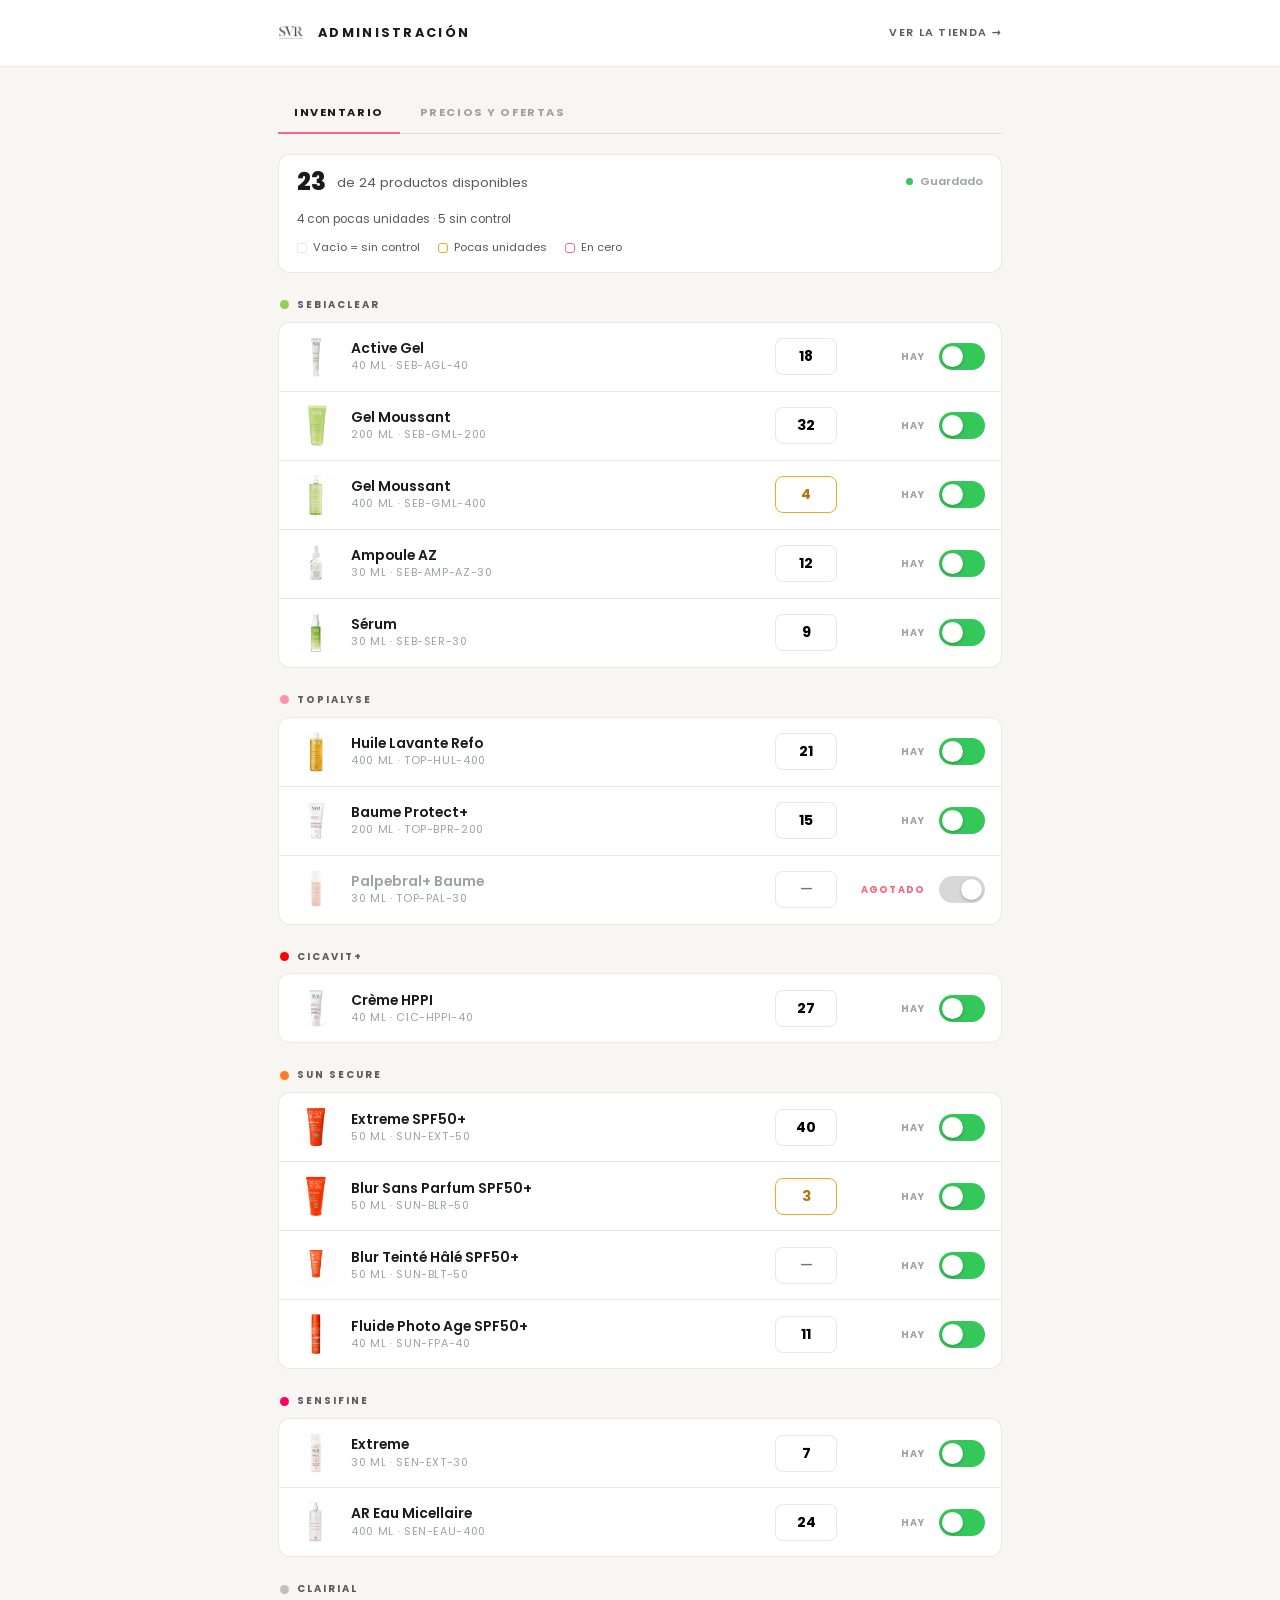
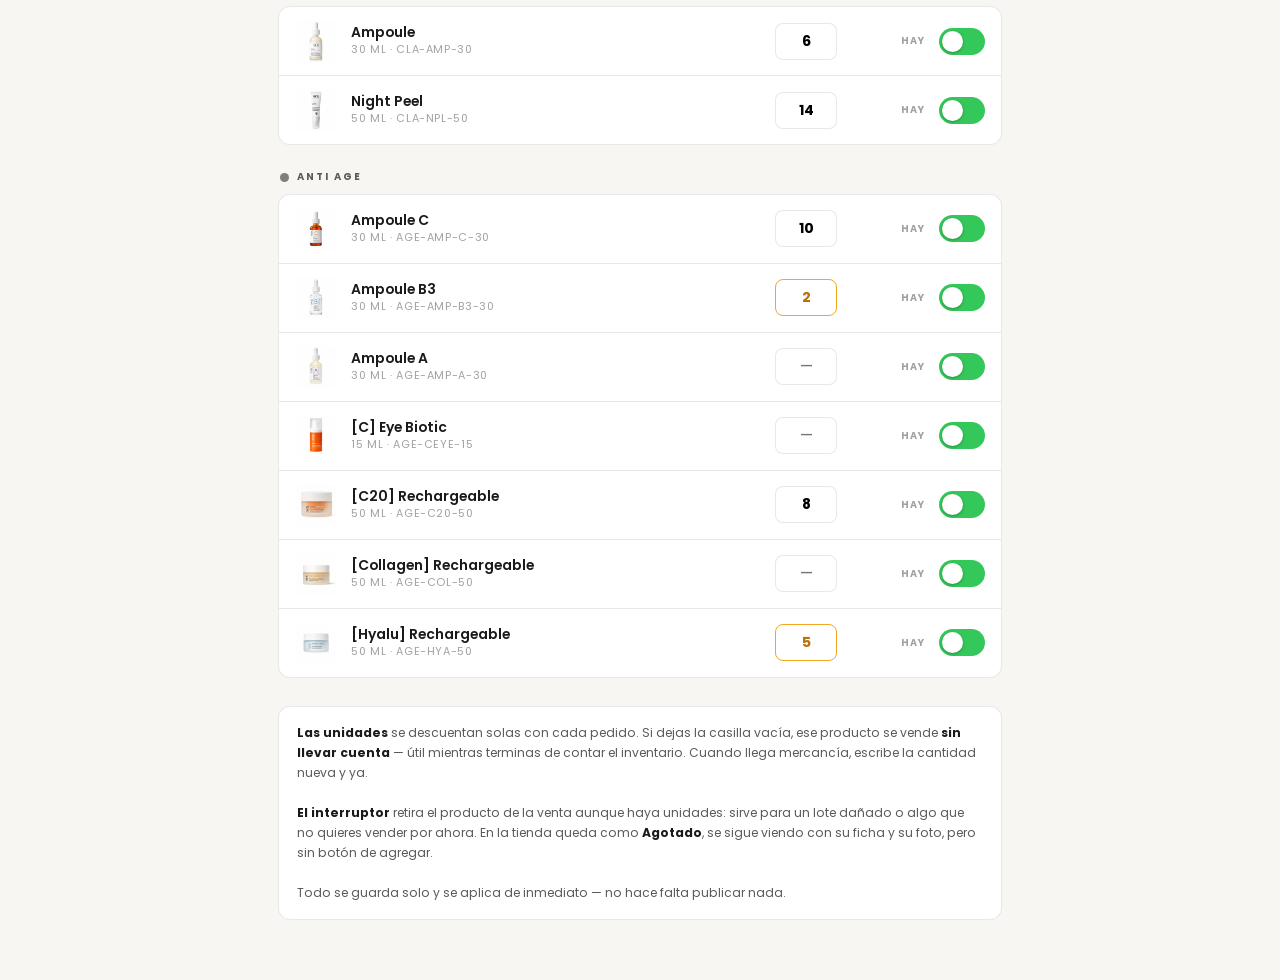
<file: vitrinas/svr-tienda/tienda/4dm1n/index.html>
<!DOCTYPE html>
<html lang="es">
<head>
  <meta charset="UTF-8">
  <meta name="robots" content="noindex, nofollow">
  <meta name="viewport" content="width=device-width, initial-scale=1.0">
  <meta name="robots" content="noindex, nofollow">
  <title>Administración — SVR Venezuela</title>
  <link rel="icon" type="image/png" sizes="32x32" href="../../assets/favicon-32.png">
  <link rel="preconnect" href="https://fonts.googleapis.com">
  <link rel="preconnect" href="https://fonts.gstatic.com" crossorigin>
  <link href="https://fonts.googleapis.com/css2?family=Poppins:wght@400;500;600;700;800&display=swap" rel="stylesheet">
  <style>
    *, *::before, *::after { box-sizing: border-box; margin: 0; padding: 0; }
    [hidden] { display: none !important; }
    :root {
      --coral: #FB637E;
      --dark: #1a1a1a;
      --gray: #5a5a5a;
      --light-gray: #9ea2a2;
      --cream: #f8f6f3;
      --border: rgba(0,0,0,0.09);
      --verde: #34c759;
      --lc-sebiaclear: #92d050;
      --lc-topialyse:  #fd91a8;
      --lc-cicavit:    #ff0000;
      --lc-sunsecure:  #ff7c23;
      --lc-sensifine:  #ff0066;
      --lc-clairial:   #bfbfbf;
      --lc-antiage:    #7f7f7f;
    }
    body {
      font-family: 'Poppins', system-ui, sans-serif;
      background: var(--cream);
      color: var(--dark);
      line-height: 1.6;
      padding: 0 0 60px;
    }
    button { font-family: inherit; cursor: pointer; border: none; background: none; }
    .caja { max-width: 760px; margin: 0 auto; padding: 0 18px; }

    header {
      background: #fff; border-bottom: 1px solid var(--border);
      padding: 20px 0; margin-bottom: 26px;
    }
    header .caja { display: flex; align-items: center; gap: 14px; flex-wrap: wrap; }
    header img { height: 26px; }
    header h1 { font-size: 0.8rem; font-weight: 700; letter-spacing: 0.18em; text-transform: uppercase; }
    header .volver {
      margin-left: auto; font-size: 0.68rem; font-weight: 600;
      letter-spacing: 0.12em; text-transform: uppercase;
      color: var(--gray); text-decoration: none;
    }
    header .volver:hover { color: var(--coral); }

    /* ── Entrada ── */
    .entrar {
      background: #fff; border-radius: 14px; padding: 34px 30px;
      max-width: 380px; margin: 40px auto; text-align: center;
      border: 1px solid var(--border);
    }
    .entrar h2 { font-size: 1.15rem; font-weight: 800; }
    .entrar p { font-size: 0.84rem; color: var(--gray); margin-top: 7px; }
    .entrar input {
      font-family: inherit; font-size: 1.05rem; font-weight: 600;
      text-align: center; letter-spacing: 0.14em; text-indent: 0.14em;
      width: 100%; margin-top: 20px; padding: 13px;
      border: 1.5px solid var(--border); border-radius: 10px;
    }
    .entrar input:focus { outline: none; border-color: var(--coral); }
    .entrar button {
      width: 100%; margin-top: 12px; padding: 14px;
      background: var(--dark); color: #fff; border-radius: 100px;
      font-size: 0.7rem; font-weight: 700; letter-spacing: 0.16em; text-transform: uppercase;
    }
    .entrar button:hover:not(:disabled) { background: var(--coral); }
    .entrar button:disabled { opacity: 0.5; cursor: wait; }
    .entrar .mal { color: var(--coral); font-size: 0.76rem; font-weight: 500; margin-top: 14px; line-height: 1.55; text-align: left; }
    .entrar .mal b { font-weight: 700; }

    /* ── Resumen ── */
    .resumen {
      display: flex; align-items: center; gap: 12px; flex-wrap: wrap;
      background: #fff; border: 1px solid var(--border); border-radius: 12px;
      padding: 15px 18px; margin-bottom: 22px;
    }
    .resumen b { font-size: 1.5rem; font-weight: 800; letter-spacing: -0.02em; line-height: 1; }
    .resumen .txt { font-size: 0.82rem; color: var(--gray); }
    .estado {
      margin-left: auto; font-size: 0.7rem; font-weight: 600;
      display: flex; align-items: center; gap: 7px; color: var(--light-gray);
    }
    .estado .luz { width: 7px; height: 7px; border-radius: 50%; background: var(--verde); }
    .estado.guardando .luz { background: #f5a623; }
    .estado.error { color: var(--coral); }
    .estado.error .luz { background: var(--coral); }

    /* ── Lista ── */
    .linea-tit {
      display: flex; align-items: center; gap: 8px;
      font-size: 0.62rem; font-weight: 700; letter-spacing: 0.2em;
      text-transform: uppercase; color: var(--gray);
      margin: 24px 0 9px; padding-left: 2px;
    }
    .linea-tit .punto { width: 9px; height: 9px; border-radius: 50%; }
    .grupo { background: #fff; border: 1px solid var(--border); border-radius: 12px; overflow: hidden; }
    .fila {
      display: flex; align-items: center; gap: 14px;
      padding: 13px 16px; border-bottom: 1px solid var(--border);
    }
    .fila:last-child { border-bottom: none; }
    .fila img {
      width: 42px; height: 42px; object-fit: cover;
      border-radius: 7px; background: var(--cream); flex-shrink: 0;
    }
    .fila-txt { flex: 1; min-width: 0; }
    .fila-nom { font-size: 0.87rem; font-weight: 600; line-height: 1.3; }
    .fila-sub { font-size: 0.68rem; color: var(--light-gray); letter-spacing: 0.06em; text-transform: uppercase; }
    .fila.agotado .fila-nom { color: var(--light-gray); }
    .fila.agotado img { opacity: 0.4; }

    .stock-caja { display: flex; align-items: center; gap: 6px; flex-shrink: 0; }
    .stock-caja input {
      width: 62px; padding: 7px 6px; text-align: center;
      font-family: inherit; font-size: 0.88rem; font-weight: 700;
      border: 1.5px solid var(--border); border-radius: 8px;
      -moz-appearance: textfield;
    }
    .stock-caja input::-webkit-outer-spin-button,
    .stock-caja input::-webkit-inner-spin-button { -webkit-appearance: none; margin: 0; }
    .stock-caja input:focus { outline: none; border-color: var(--coral); }
    .stock-caja input.sin { color: var(--light-gray); font-weight: 500; }
    .stock-caja input.cero { border-color: var(--coral); color: var(--coral); }
    .stock-caja input.bajo { border-color: #f5a623; color: #b8730a; }
    .stock-nota {
      font-size: 0.58rem; font-weight: 600; letter-spacing: 0.08em;
      text-transform: uppercase; color: var(--light-gray);
      width: 66px; text-align: center; line-height: 1.3;
    }
    .leyenda {
      display: flex; gap: 18px; flex-wrap: wrap; margin-top: 10px;
      font-size: 0.7rem; color: var(--gray);
    }
    .leyenda span { display: flex; align-items: center; gap: 6px; }
    .leyenda i { width: 10px; height: 10px; border-radius: 3px; border: 1.5px solid; }

    .marca {
      font-size: 0.6rem; font-weight: 700; letter-spacing: 0.12em;
      text-transform: uppercase; color: var(--light-gray);
      min-width: 74px; text-align: right;
    }
    .fila.agotado .marca { color: var(--coral); }

    /* interruptor */
    .sw { position: relative; width: 46px; height: 27px; flex-shrink: 0; }
    .sw input { position: absolute; opacity: 0; width: 100%; height: 100%; margin: 0; cursor: pointer; z-index: 2; }
    .sw span {
      position: absolute; inset: 0; background: var(--verde);
      border-radius: 100px; transition: background 0.22s;
    }
    .sw span::after {
      content: ''; position: absolute; top: 3px; left: 3px;
      width: 21px; height: 21px; background: #fff; border-radius: 50%;
      transition: transform 0.22s; box-shadow: 0 1px 3px rgba(0,0,0,0.28);
    }
    .sw input:checked ~ span { background: #d8d8d8; }
    .sw input:checked ~ span::after { transform: translateX(19px); }
    .sw input:focus-visible ~ span { outline: 2px solid var(--coral); outline-offset: 2px; }

    .pie {
      margin-top: 28px; font-size: 0.76rem; color: var(--gray);
      background: #fff; border: 1px solid var(--border);
      border-radius: 12px; padding: 16px 18px; line-height: 1.65;
    }
    .pie b { color: var(--dark); }
    .cargando { text-align: center; padding: 60px 20px; color: var(--light-gray); font-size: 0.88rem; }

    /* ══ Pestañas, botones y precios ══ */
    .pestanas { display: flex; gap: 4px; margin-bottom: 20px; border-bottom: 1px solid var(--border); }
    .pestanas button {
      padding: 11px 16px; margin-bottom: -1px; border-bottom: 2.5px solid transparent;
      font-size: 0.7rem; font-weight: 700; letter-spacing: 0.14em; text-transform: uppercase; color: var(--light-gray);
    }
    .pestanas button:hover { color: var(--dark); }
    .pestanas button[aria-selected="true"] { color: var(--dark); border-bottom-color: var(--coral); }

    .btn {
      font-family: inherit; font-size: 0.66rem; font-weight: 700; letter-spacing: 0.14em; text-transform: uppercase;
      padding: 11px 20px; border-radius: 100px; border: 1.5px solid var(--dark); color: var(--dark); background: #fff;
    }
    .btn:hover:not(:disabled) { border-color: var(--coral); color: var(--coral); }
    .btn.oscuro { background: var(--dark); color: #fff; }
    .btn.oscuro:hover:not(:disabled) { background: var(--coral); border-color: var(--coral); color: #fff; }
    .btn.enlace { border-color: transparent; background: none; color: var(--coral); padding-left: 6px; padding-right: 6px; }
    .btn:disabled { opacity: 0.38; cursor: not-allowed; }
    .btn:focus-visible, .btn-mini:focus-visible, .pestanas button:focus-visible { outline: 2px solid var(--coral); outline-offset: 2px; }
    .btn-mini {
      font-family: inherit; font-size: 0.6rem; font-weight: 700; letter-spacing: 0.1em; text-transform: uppercase;
      padding: 7px 12px; border-radius: 100px; border: 1.5px solid var(--border); color: var(--dark); background: #fff; white-space: nowrap;
    }
    .btn-mini:hover { border-color: var(--coral); color: var(--coral); }
    .btn-mini.suave { color: var(--gray); }

    .aviso-version {
      background: #fff4f6; border: 1px solid #f5c2cc; border-radius: 12px; padding: 16px 18px;
      font-size: 0.8rem; line-height: 1.6; color: #7a1f33; margin-bottom: 18px;
    }
    .aviso-version b { font-weight: 700; }
    .herr { display: flex; gap: 12px; flex-wrap: wrap; align-items: center; margin-bottom: 4px; }
    .herr input[type="search"] {
      flex: 1 1 200px; font-family: inherit; font-size: 0.88rem; padding: 11px 14px;
      border: 1.5px solid var(--border); border-radius: 100px; background: #fff;
    }
    .herr input[type="search"]:focus { outline: none; border-color: var(--coral); }
    .herr-bot { display: flex; gap: 10px; align-items: center; flex-wrap: wrap; }
    .chk-todos { display: flex; align-items: center; gap: 7px; font-size: 0.74rem; color: var(--gray); cursor: pointer; }
    .chk-todos input { width: 17px; height: 17px; accent-color: var(--coral); }
    .resumen .sep { color: var(--light-gray); }
    .resumen .par { display: inline-flex; align-items: center; gap: 10px; }
    @media (max-width: 520px) { .resumen .sep { display: none; } .resumen .par { flex-basis: 100%; } }

    .fp { flex-wrap: wrap; row-gap: 10px; }
    .fp.cambiado { background: #fffaf0; box-shadow: inset 3px 0 0 #f5a623; }
    .sel-caja { display: grid; place-items: center; width: 22px; flex-shrink: 0; cursor: pointer; }
    .sel-caja input { width: 18px; height: 18px; accent-color: var(--coral); cursor: pointer; }
    .fp .fila-txt { flex: 1 1 150px; }
    .fp-meta { font-size: 0.66rem; color: var(--light-gray); margin-top: 1px; }
    .fp-meta .sin-guardar { color: #b8730a; font-weight: 600; }
    .fp-precio { display: flex; flex-direction: column; align-items: flex-end; gap: 2px; flex-shrink: 0; }
    .fp-etq { font-size: 0.56rem; font-weight: 700; letter-spacing: 0.12em; text-transform: uppercase; color: var(--light-gray); }
    .prec-caja { display: flex; align-items: center; border: 1.5px solid var(--border); border-radius: 8px; padding: 0 9px; background: #fff; }
    .prec-caja:focus-within { border-color: var(--coral); }
    .prec-caja i { font-style: normal; color: var(--light-gray); font-weight: 600; font-size: 0.85rem; margin-right: 3px; }
    .prec-caja input {
      width: 74px; border: none; outline: none; padding: 8px 0; background: transparent;
      font-family: inherit; font-size: 0.92rem; font-weight: 700; text-align: right;
    }
    .prec-caja.invalido { border-color: var(--coral); animation: sacudir 0.3s; }
    @keyframes sacudir { 25% { transform: translateX(-4px); } 75% { transform: translateX(4px); } }
    .fp-oferta { display: flex; align-items: center; gap: 8px; flex-wrap: wrap; justify-content: flex-end; flex-shrink: 0; min-width: 130px; }
    .chip-oferta {
      display: inline-flex; align-items: center; gap: 6px; background: #d9355a; color: #fff;
      padding: 5px 11px; border-radius: 100px; font-size: 0.7rem; font-weight: 700; white-space: nowrap;
    }
    .chip-oferta b { font-weight: 800; letter-spacing: 0.02em; }
    @media (max-width: 600px) {
      .fp-precio { align-items: flex-start; }
      .fp-oferta { flex: 1 1 100%; justify-content: flex-start; padding-left: 36px; }
    }

    .barra-cambios {
      position: fixed; left: 0; right: 0; bottom: 0; z-index: 40; background: var(--dark); color: #fff;
      padding: 12px 18px; display: flex; gap: 12px; align-items: center; justify-content: center; flex-wrap: wrap;
      box-shadow: 0 -6px 24px rgba(0,0,0,0.18);
    }
    .barra-cambios span { font-size: 0.8rem; }
    .barra-cambios .btn { padding: 9px 18px; border-color: rgba(255,255,255,0.5); color: #fff; background: transparent; }
    .barra-cambios .btn.coral { background: var(--coral); border-color: var(--coral); }
    .barra-cambios .btn:hover:not(:disabled) { background: #fff; color: var(--dark); border-color: #fff; }
    body.con-barra { padding-bottom: 100px; }

    .velo { position: fixed; inset: 0; z-index: 60; background: rgba(0,0,0,0.45); }
    .modal {
      position: fixed; z-index: 61; left: 50%; top: 50%; transform: translate(-50%, -50%);
      width: min(450px, calc(100% - 24px)); max-height: calc(100% - 24px); overflow-y: auto;
      background: #fff; border-radius: 16px; padding: 24px 22px 20px; box-shadow: 0 24px 60px rgba(0,0,0,0.28);
    }
    .modal h3 { font-size: 1.05rem; font-weight: 800; letter-spacing: -0.01em; }
    .modal .modal-sub { font-size: 0.78rem; color: var(--gray); margin-top: 3px; }
    .campos { display: grid; grid-template-columns: repeat(3, 1fr); gap: 10px; margin-top: 18px; }
    .campo-d label { display: block; font-size: 0.6rem; font-weight: 700; letter-spacing: 0.12em; text-transform: uppercase; color: var(--gray); margin-bottom: 5px; }
    .campo-d .in {
      display: flex; align-items: center; border: 1.5px solid var(--border); border-radius: 10px; padding: 0 10px; background: #fff;
    }
    .campo-d .in:focus-within { border-color: var(--coral); }
    .campo-d .in i { font-style: normal; color: var(--light-gray); font-weight: 600; font-size: 0.85rem; }
    .campo-d input {
      width: 100%; min-width: 0; border: none; outline: none; padding: 11px 4px; background: transparent;
      font-family: inherit; font-size: 1rem; font-weight: 700;
    }
    .vista-oferta { margin-top: 16px; background: var(--cream); border-radius: 12px; padding: 14px 16px; }
    .v-fila { display: flex; align-items: baseline; gap: 10px; flex-wrap: wrap; }
    .v-ahora { font-size: 1.5rem; font-weight: 800; letter-spacing: -0.02em; color: #d9355a; }
    .v-antes { font-size: 0.95rem; color: var(--light-gray); text-decoration: line-through; }
    .v-badge { background: #d9355a; color: #fff; font-size: 0.64rem; font-weight: 800; letter-spacing: 0.08em; padding: 4px 10px; border-radius: 100px; }
    .v-nota { font-size: 0.72rem; color: var(--gray); margin-top: 6px; }
    .v-lista { max-height: 200px; overflow-y: auto; font-size: 0.76rem; }
    .v-lista div { display: flex; justify-content: space-between; gap: 10px; padding: 4px 0; border-bottom: 1px solid var(--border); }
    .v-lista div:last-child { border-bottom: none; }
    .v-lista b { color: #d9355a; white-space: nowrap; }
    .alerta { margin-top: 12px; font-size: 0.76rem; line-height: 1.5; color: #b8730a; }
    .error-m { margin-top: 12px; font-size: 0.78rem; line-height: 1.5; color: #c4254a; font-weight: 600; }
    .modal-bot { display: flex; gap: 8px; justify-content: flex-end; align-items: center; flex-wrap: wrap; margin-top: 20px; }
    .r-fila { display: grid; grid-template-columns: 1fr auto; gap: 2px 12px; padding: 10px 0; border-bottom: 1px solid var(--border); font-size: 0.8rem; align-items: center; }
    .r-fila:last-child { border-bottom: none; }
    .r-nom small { color: var(--light-gray); margin-left: 4px; }
    .r-cambio { text-align: right; white-space: nowrap; }
    .r-cambio s { color: var(--light-gray); margin-right: 5px; }
    .r-cambio b { color: var(--dark); }
    .r-cambio .pct { color: #d9355a; font-weight: 700; margin-left: 5px; font-size: 0.72rem; }
    .r-alerta { grid-column: 1 / -1; font-size: 0.7rem; color: #b8730a; }
    .r-nota { grid-column: 1 / -1; font-size: 0.7rem; color: var(--gray); }
    #rLista { margin-top: 12px; }
    .toast {
      position: fixed; left: 50%; bottom: 24px; transform: translateX(-50%); z-index: 70;
      background: var(--dark); color: #fff; padding: 13px 20px; border-radius: 100px; font-size: 0.8rem;
      box-shadow: 0 10px 30px rgba(0,0,0,0.25); max-width: calc(100% - 24px); text-align: center;
    }
    .toast a { color: var(--coral); font-weight: 700; margin-left: 6px; }
    .toast.mal { background: #c4254a; }
    body.con-barra .toast { bottom: 84px; }
    @media (prefers-reduced-motion: reduce) { * { transition: none !important; animation: none !important; } }
  </style>
</head>
<body>

  <header>
    <div class="caja">
      <img src="../../assets/SVR-transparent.webp" alt="SVR">
      <h1>Administración</h1>
      <a href="../" class="volver">Ver la tienda →</a>
    </div>
  </header>

  <div class="caja">

    <div class="entrar" id="entrar">
      <h2>Clave</h2>
      <p>Para manejar el stock, los agotados y los precios.</p>
      <input type="password" id="clave" maxlength="40" autocomplete="current-password" spellcheck="false" aria-label="Clave">
      <button id="btnEntrar">Entrar</button>
      <div class="mal" id="mal" hidden>Clave incorrecta</div>
    </div>

    <div id="panel" hidden>
      <div class="pestanas" role="tablist" aria-label="Secciones">
        <button type="button" role="tab" id="tabInventario" aria-selected="true" aria-controls="vistaInventario">Inventario</button>
        <button type="button" role="tab" id="tabPrecios" aria-selected="false" aria-controls="vistaPrecios">Precios y ofertas</button>
      </div>

      <div id="vistaInventario" role="tabpanel" aria-labelledby="tabInventario">
      <div class="resumen">
        <b id="nDisponibles">—</b>
        <span class="txt">de <span id="nTotal">—</span> productos disponibles</span>
        <span class="estado" id="estado"><span class="luz"></span><span id="estadoTxt">Guardado</span></span>
        <div style="flex-basis:100%">
          <div id="resumenStock" style="font-size:0.74rem;color:var(--gray);margin-top:4px"></div>
          <div class="leyenda">
            <span><i style="border-color:var(--border)"></i>Vacío = sin control</span>
            <span><i style="border-color:#f5a623"></i>Pocas unidades</span>
            <span><i style="border-color:var(--coral)"></i>En cero</span>
          </div>
        </div>
      </div>
      <div id="lista"><div class="cargando">Cargando catálogo…</div></div>
      <div class="pie">
        <b>Las unidades</b> se descuentan solas con cada pedido. Si dejas la casilla vacía, ese producto
        se vende <b>sin llevar cuenta</b> — útil mientras terminas de contar el inventario.
        Cuando llega mercancía, escribe la cantidad nueva y ya.<br><br>
        <b>El interruptor</b> retira el producto de la venta aunque haya unidades: sirve para un lote
        dañado o algo que no quieres vender por ahora. En la tienda queda como <b>Agotado</b>, se sigue
        viendo con su ficha y su foto, pero sin botón de agregar.<br><br>
        Todo se guarda solo y se aplica de inmediato — no hace falta publicar nada.
      </div>
      </div>

      <div id="vistaPrecios" role="tabpanel" aria-labelledby="tabPrecios" hidden>
        <div class="aviso-version" id="avisoVersion" hidden>
          <b>Falta actualizar el script de Google.</b> Todavía tiene la versión anterior, que no sabe guardar precios,
          y por eso aquí no se puede cambiar nada (así no se arriesga a guardar un pedido falso).<br>
          Hay que pegar el archivo nuevo y volver a implementarlo: <b>Implementar → Gestionar implementaciones → lápiz → Nueva versión</b>.
        </div>
        <div id="contenidoPrecios">
          <div class="resumen">
            <span class="par"><b id="nOfertas">0</b><span class="txt" id="txtOfertas">ofertas activas</span></span>
            <span class="sep">·</span>
            <span class="par"><b id="nDistintos">0</b><span class="txt" id="txtDistintos">precios distintos al de lista</span></span>
            <span class="estado" id="estadoPrecios"><span class="luz"></span><span id="estadoPreciosTxt">Guardado</span></span>
            <div class="herr" style="flex-basis:100%;margin-top:8px">
              <input type="search" id="buscar" placeholder="Buscar producto…" aria-label="Buscar producto" autocomplete="off">
              <div class="herr-bot">
                <label class="chk-todos"><input type="checkbox" id="selTodos"> Seleccionar todos</label>
                <button type="button" class="btn" id="btnDescVarios" disabled>Descuento a los seleccionados</button>
                <button type="button" class="btn" id="btnQuitarVarios" disabled>Quitar ofertas</button>
              </div>
            </div>
          </div>
          <div id="listaPrecios"><div class="cargando">Cargando catálogo…</div></div>
          <div class="pie">
            <b>Precio</b>: escribe el precio nuevo en dólares (IVA incluido) y toca fuera de la casilla. El de la lista
            (el de <b>products.json</b>) se ve debajo del nombre, y con <b>Lista</b> vuelves a él.<br><br>
            <b>Descuento</b>: abre un cuadro con el <b>precio antes</b> (el que se muestra tachado), el <b>% de descuento</b>
            y el <b>precio promocional</b>. Si cambias uno, los otros se calculan solos. En la tienda sale el precio
            promocional en rojo, el de antes tachado y una etiqueta con el porcentaje; el carrito y el mensaje de
            WhatsApp usan el precio promocional.<br><br>
            <b>Nada se publica hasta que lo guardes</b>: abajo aparece «Revisar y guardar», que te muestra cada cambio antes de
            mandarlo. Al guardar se ve de inmediato en la tienda, sin publicar nada. Cada cambio queda anotado en la hoja de
            Google, pestaña <b>Historial de precios</b>.
          </div>
        </div>
      </div>
    </div>

  </div>

  <div class="barra-cambios" id="barraCambios" hidden>
    <span><b id="nPend">0</b> <span id="nPendTxt">cambios sin guardar</span></span>
    <button type="button" class="btn" id="btnDescartar">Descartar</button>
    <button type="button" class="btn coral" id="btnRevisar">Revisar y guardar</button>
  </div>

  <div class="velo" id="velo" hidden></div>

  <div class="modal" id="modalDesc" role="dialog" aria-modal="true" aria-labelledby="descTit" hidden>
    <h3 id="descTit">Descuento</h3>
    <p class="modal-sub" id="descSub"></p>
    <div id="descUno" class="campos">
      <div class="campo-d"><label for="dAntes">Precio antes</label><div class="in"><i>$</i><input id="dAntes" type="text" inputmode="decimal" autocomplete="off"></div></div>
      <div class="campo-d"><label for="dPct">Descuento</label><div class="in"><input id="dPct" type="text" inputmode="decimal" autocomplete="off" placeholder="15"><i>%</i></div></div>
      <div class="campo-d"><label for="dPromo">Precio promo</label><div class="in"><i>$</i><input id="dPromo" type="text" inputmode="decimal" autocomplete="off"></div></div>
    </div>
    <div id="descVarios" hidden>
      <div class="campos" style="grid-template-columns:1fr">
        <div class="campo-d"><label for="dPctVarios">Descuento para todos los seleccionados</label><div class="in"><input id="dPctVarios" type="text" inputmode="decimal" autocomplete="off" placeholder="15"><i>%</i></div></div>
      </div>
    </div>
    <div class="vista-oferta" id="dVista"></div>
    <div class="alerta" id="dAlerta" hidden></div>
    <div class="error-m" id="dError" hidden></div>
    <div class="modal-bot">
      <button type="button" class="btn enlace" id="dQuitar" hidden>Quitar oferta</button>
      <button type="button" class="btn" id="dCancelar">Cancelar</button>
      <button type="button" class="btn oscuro" id="dAplicar">Aplicar</button>
    </div>
  </div>

  <div class="modal" id="modalResumen" role="dialog" aria-modal="true" aria-labelledby="resTit" hidden>
    <h3 id="resTit">Revisa antes de guardar</h3>
    <p class="modal-sub">Esto se verá en la tienda apenas lo guardes.</p>
    <div id="rLista"></div>
    <div class="error-m" id="rError" hidden></div>
    <div class="modal-bot">
      <button type="button" class="btn" id="rVolver">Volver</button>
      <button type="button" class="btn oscuro" id="rGuardar">Guardar en la tienda</button>
    </div>
  </div>

  <div class="toast" id="toast" role="status" aria-live="polite" hidden></div>

  <script src="../../demo-estado.js"></script>
  <script>
  /* ══════════════════════════════════════════════════════════════════
     Pantalla de administración: inventario, agotados y precios. La clave
     se comprueba en el servidor (Apps Script): aquí nunca se guarda ni se compara.
     ══════════════════════════════════════════════════════════════════ */

  /* [DEMO] Sin Apps Script: responde el servidor de mentira de demo-estado.js. */
  var API = 'demo://svr';
  var BASE = '../../';

  var CATALOGO = [];
  var INVENTARIO = {};          // slug -> unidades · null = sin control
  var STOCK_BAJO = 5;   // mismo umbral que el badge de la tienda
  var guardandoStock = null;
  var agotados = [];
  var clave = '';
  var guardando = null;

  var COLOR = {
    'Sebiaclear': 'var(--lc-sebiaclear)', 'Topialyse': 'var(--lc-topialyse)',
    'Cicavit+': 'var(--lc-cicavit)', 'Sun Secure': 'var(--lc-sunsecure)',
    'Sensifine': 'var(--lc-sensifine)', 'Clairial': 'var(--lc-clairial)',
    'Anti Age': 'var(--lc-antiage)'
  };
  var ORDEN = ['Sebiaclear','Topialyse','Cicavit+','Sun Secure','Sensifine','Clairial','Anti Age'];

  function esc(s) {
    return String(s).replace(/[&<>"']/g, function (c) {
      return { '&':'&amp;','<':'&lt;','>':'&gt;','"':'&quot;',"'":'&#39;' }[c];
    });
  }

  /* ── Entrar ── */
  document.getElementById('btnEntrar').addEventListener('click', entrar);
  document.getElementById('clave').addEventListener('keydown', function (e) {
    if (e.key === 'Enter') entrar();
  });

  function avisar(txt) {
    var el = document.getElementById('mal');
    el.hidden = false;
    el.innerHTML = txt;
  }

  function entrar() {
    var val = document.getElementById('clave').value.trim();
    if (!val) return;
    var btn = document.getElementById('btnEntrar');
    btn.disabled = true; btn.textContent = 'Comprobando…';
    document.getElementById('mal').hidden = true;

    fetch(API + '?accion=entrar&clave=' + encodeURIComponent(val))
      .then(function (r) { return r.text(); })   // texto: así se distingue qué falló
      .then(function (txt) {
        var d;
        try { d = JSON.parse(txt); }
        catch (err) {
          // El servidor respondió, pero con la versión vieja del script:
          // no reconoce «accion=entrar» y devuelve el estado en texto plano.
          avisar('El script de Google todavía tiene la versión anterior.<br>' +
                 'Hay que volver a implementarlo: <b>Implementar → Gestionar ' +
                 'implementaciones → lápiz → Nueva versión</b>.');
          return;
        }
        if (!d.ok) {
          avisar('Clave incorrecta');
          document.getElementById('clave').value = '';
          document.getElementById('clave').focus();
          return;
        }
        clave = val;
        agotados = d.agotados || [];
        iniciarPrecios(d.precios);
        document.getElementById('entrar').hidden = true;
        document.getElementById('panel').hidden = false;
        if (window.__abrirPrecios) mostrarVista('precios'); else mostrarVista('inventario');
        cargarCatalogo();
      })
      .catch(function () {
        avisar('No se pudo contactar el script de Google.<br>' +
               'Revisa tu conexión y que la implementación siga activa.');
      })
      .finally(function () { btn.disabled = false; btn.textContent = 'Entrar'; });
  }

  /* ── Catálogo ── */
  function cargarCatalogo() {
    fetch(BASE + 'products.json')
      .then(function (r) { return r.json(); })
      .then(function (c) {
        CATALOGO = c.productos || [];
        prepararPrecios();
        pintar();                       // se muestra ya, sin esperar al inventario
        cargarInventario();
      })
      .catch(function () {
        document.getElementById('lista').innerHTML =
          '<div class="cargando">No se pudo cargar el catálogo. Recarga la página.</div>';
      });
  }

  function pintar() {
    var html = '';
    ORDEN.forEach(function (linea) {
      var items = CATALOGO.filter(function (p) { return p.linea === linea; });
      if (!items.length) return;
      html += '<div class="linea-tit"><span class="punto" style="background:' + (COLOR[linea] || 'var(--coral)') + '"></span>' + esc(linea) + '</div>';
      html += '<div class="grupo">';
      items.forEach(function (p) {
        var img = (p.media.filter(function (m) { return m.type === 'img'; })[0] || {}).src;
        var hay = agotados.indexOf(p.slug) === -1;
        var st  = (INVENTARIO[p.slug] === undefined) ? null : INVENTARIO[p.slug];
        html += ''
          + '<div class="fila' + (hay ? '' : ' agotado') + '" id="fila-' + esc(p.slug) + '">'
          +   (img ? '<img src="' + esc(BASE + img) + '" alt="" loading="lazy">' : '<img alt="">')
          +   '<div class="fila-txt">'
          +     '<div class="fila-nom">' + esc(p.nombre) + '</div>'
          +     '<div class="fila-sub">' + esc(p.presentacion) + ' · ' + esc(p.sku) + '</div>'
          +   '</div>'
          +   '<div class="stock-caja">'
          +     '<input type="number" min="0" max="9999" inputmode="numeric" class="' + claseStock(st) + '"'
          +       ' data-stock="' + esc(p.slug) + '" value="' + (st === null ? '' : st) + '"'
          +       ' placeholder="—" aria-label="Unidades de ' + esc(p.nombre) + '">'
          +   '</div>'
          +   '<span class="marca">' + (hay ? 'Hay' : 'Agotado') + '</span>'
          +   '<label class="sw">'
          +     '<input type="checkbox" data-slug="' + esc(p.slug) + '"' + (hay ? '' : ' checked')
          +       ' aria-label="Retirar ' + esc(p.nombre) + ' de la venta">'
          +     '<span></span>'
          +   '</label>'
          + '</div>';
      });
      html += '</div>';
    });
    document.getElementById('lista').innerHTML = html;

    document.querySelectorAll('.sw input').forEach(function (c) {
      c.addEventListener('change', function () { alternar(this.dataset.slug, this.checked); });
    });
    document.querySelectorAll('[data-stock]').forEach(function (c) {
      c.addEventListener('change', function () { cambiarStock(this.dataset.stock, this.value, this); });
      c.addEventListener('keydown', function (e) { if (e.key === 'Enter') this.blur(); });
    });
    contar();
  }

  /* Vacío = sin control · 0 = agotado · pocos = aviso */
  function claseStock(st) {
    if (st === null) return 'sin';
    if (st === 0) return 'cero';
    if (st <= STOCK_BAJO) return 'bajo';
    return '';
  }

  function cambiarStock(slug, valor, campo) {
    var v = String(valor).trim();
    var n = (v === '') ? null : Math.max(0, Math.floor(Number(v)) || 0);
    if (v !== '' && isNaN(Number(v))) { campo.value = ''; n = null; }

    INVENTARIO[slug] = n;
    campo.value = (n === null ? '' : n);
    campo.className = claseStock(n);
    contar();

    clearTimeout(guardandoStock);
    marcarEstado('guardando', 'Guardando…');
    guardandoStock = setTimeout(function () {
      var cambios = {};
      cambios[slug] = n;
      fetch(API, {
        method: 'POST',
        headers: { 'Content-Type': 'text/plain;charset=utf-8' },
        body: JSON.stringify({ accion: 'inventario-guardar', clave: clave, cambios: cambios })
      })
        .then(function (r) { return r.json(); })
        .then(function (d) {
          if (d.ok) { INVENTARIO = d.inventario || {}; marcarEstado('', 'Guardado'); }
          else marcarEstado('error', 'No se guardó');
        })
        .catch(function () { marcarEstado('error', 'Sin conexión'); });
    }, 600);
  }

  function contar() {
    document.getElementById('nTotal').textContent = CATALOGO.length;
    document.getElementById('nDisponibles').textContent = CATALOGO.length - agotados.length;

    var conCero = 0, conPocos = 0, sinControl = 0;
    CATALOGO.forEach(function (p) {
      var st = INVENTARIO[p.slug];
      if (st === undefined || st === null) sinControl++;
      else if (st === 0) conCero++;
      else if (st <= STOCK_BAJO) conPocos++;
    });
    var avisos = [];
    if (conCero)  avisos.push(conCero + ' en cero');
    if (conPocos) avisos.push(conPocos + ' con pocas unidades');
    if (sinControl) avisos.push(sinControl + ' sin control');
    document.getElementById('resumenStock').textContent = avisos.join(' · ');
  }

  /* Crea las filas que falten en la hoja y trae los stocks guardados. */
  function cargarInventario() {
    fetch(API, {
      method: 'POST',
      headers: { 'Content-Type': 'text/plain;charset=utf-8' },
      body: JSON.stringify({
        accion: 'inventario-leer', clave: clave,
        productos: CATALOGO.map(function (p) { return { slug: p.slug, nombre: p.nombre + ' ' + p.presentacion, sku: p.sku }; })
      })
    })
      .then(function (r) { return r.json(); })
      .then(function (d) { if (d.ok) { INVENTARIO = d.inventario || {}; pintar(); } })
      .catch(function () { /* sin inventario se sigue trabajando con el interruptor */ });
  }

  function alternar(slug, estaAgotado) {
    var i = agotados.indexOf(slug);
    if (estaAgotado && i === -1) agotados.push(slug);
    if (!estaAgotado && i !== -1) agotados.splice(i, 1);

    var fila = document.getElementById('fila-' + slug);
    if (fila) {
      fila.classList.toggle('agotado', estaAgotado);
      fila.querySelector('.marca').textContent = estaAgotado ? 'Agotado' : 'Hay';
    }
    contar();
    guardar();
  }

  /* Se espera medio segundo por si tocas varios seguidos: así se manda
     una sola vez en vez de una por interruptor. */
  function guardar() {
    clearTimeout(guardando);
    marcarEstado('guardando', 'Guardando…');
    guardando = setTimeout(function () {
      fetch(API, {
        method: 'POST',
        headers: { 'Content-Type': 'text/plain;charset=utf-8' },
        body: JSON.stringify({ accion: 'agotados', clave: clave, agotados: agotados })
      })
        .then(function (r) { return r.json(); })
        .then(function (d) {
          if (d.ok) { agotados = d.agotados || []; marcarEstado('', 'Guardado'); contar(); }
          else marcarEstado('error', 'No se guardó');
        })
        .catch(function () { marcarEstado('error', 'Sin conexión'); });
    }, 500);
  }

  function marcarEstado(clase, texto) {
    var el = document.getElementById('estado');
    el.className = 'estado' + (clase ? ' ' + clase : '');
    document.getElementById('estadoTxt').textContent = texto;
  }


  /* ══════════════════════════════════════════════════════════════════
     PRECIOS Y OFERTAS
     products.json trae el precio de lista. Aquí se cambia el precio y se
     ponen ofertas (precio antes + precio promocional). Lo guardado viaja al
     Apps Script y la tienda lo aplica encima del catálogo, al instante.
     Modelo de cada producto: { normal, promo } — «normal» es el precio sin
     oferta (el que sale tachado cuando hay oferta) y «promo» el precio
     promocional o null. El script guarda { precio: vigente, antes }.
     ══════════════════════════════════════════════════════════════════ */
  var PRECIO_MIN = 0.5, PRECIO_MAX = 2000;       // mismos topes que valida el script
  var LISTA = {};                    // slug -> precio de lista (products.json)
  var SRV = {};                      // slug -> { precio, antes, t }: lo que ya está guardado
  var EDIT = {};                     // slug -> { normal, promo }: cambios sin guardar
  var SEL = {};                      // slug -> true: productos marcados
  var preciosDisponibles = false;    // el script de Google ya sabe guardar precios
  var guardandoPrecios = false;
  var D = null;                      // estado del cuadro de descuento
  var focoPrevio = null;

  var $ = function (id) { return document.getElementById(id); };
  function redond(n) { return Math.round(n * 100) / 100; }
  function igual(a, b) { return Math.abs(a - b) < 0.005; }
  function fmtP(n) { return n.toFixed(2).replace('.', ','); }
  function fmtPct(n) { var r = Math.round(n * 10) / 10; return String(r).replace('.', ','); }
  function pctDe(normal, promo) { return (1 - promo / normal) * 100; }
  function vigente(e) { return e.promo !== null ? e.promo : e.normal; }
  function sinTildes(t) { return String(t).normalize('NFD').replace(/[̀-ͯ]/g, '').toLowerCase(); }

  /* Acepta «52,80», «52.80», «$ 52,80» y «1.052,80». NaN si no es un número. */
  function leerNumero(t) {
    var s = String(t == null ? '' : t).replace(/[$\s]/g, '');
    if (!s || !/^[0-9.,]+$/.test(s)) return NaN;
    var c = s.lastIndexOf(','), p = s.lastIndexOf('.');
    if (c > -1 && p > -1) s = (c > p) ? s.replace(/\./g, '').replace(',', '.') : s.replace(/,/g, '');
    else if (c > -1) { if ((s.match(/,/g) || []).length > 1) return NaN; s = s.replace(',', '.'); }
    else if (p > -1 && (s.match(/\./g) || []).length > 1) return NaN;
    var n = Number(s);
    return isFinite(n) ? n : NaN;
  }
  function leerPrecio(t) { var n = leerNumero(t); return (n >= PRECIO_MIN && n <= PRECIO_MAX) ? redond(n) : NaN; }

  function fechaCorta(iso) {
    var f = new Date(iso);
    if (isNaN(f.getTime())) return '';
    return f.toLocaleString('es-VE', { day: 'numeric', month: 'short', hour: 'numeric', minute: '2-digit', timeZone: 'America/Caracas' });
  }

  /* ── Estado de cada producto ── */
  function estadoSrv(slug) {
    var o = SRV[slug];
    if (!o) return { normal: LISTA[slug], promo: null };
    return o.antes ? { normal: o.antes, promo: o.precio } : { normal: o.precio, promo: null };
  }
  function estadoActual(slug) { return EDIT[slug] || estadoSrv(slug); }
  function aOverride(slug, e) {                       // lo que se manda al script; null = precio de lista
    if (e.promo !== null) return { precio: e.promo, antes: e.normal };
    return igual(e.normal, LISTA[slug]) ? null : { precio: e.normal, antes: null };
  }
  function overrideSrv(slug) { var o = SRV[slug]; return o ? { precio: o.precio, antes: o.antes || null } : null; }
  function mismo(a, b) {
    if (a === null || b === null) return a === b;
    if (!igual(a.precio, b.precio)) return false;
    return (a.antes === null && b.antes === null) || (a.antes !== null && b.antes !== null && igual(a.antes, b.antes));
  }
  function fijar(slug, e) {                           // si queda igual a lo guardado, deja de ser un cambio
    EDIT[slug] = e;
    if (mismo(aOverride(slug, e), overrideSrv(slug))) delete EDIT[slug];
  }
  function producto(slug) { return CATALOGO.filter(function (p) { return p.slug === slug; })[0]; }
  function nombreP(p) { return p.nombre + ' ' + p.presentacion; }

  function iniciarPrecios(mapa) {
    preciosDisponibles = !!mapa && typeof mapa === 'object' && !(mapa instanceof Array);
    SRV = preciosDisponibles ? mapa : {};
  }

  function prepararPrecios() {
    CATALOGO.forEach(function (p) { LISTA[p.slug] = p.precio; });
    pintarPrecios();
  }

  /* ── Pestañas ── */
  function mostrarVista(v) {
    var precios = v === 'precios';
    $('vistaInventario').hidden = precios;
    $('vistaPrecios').hidden = !precios;
    $('tabInventario').setAttribute('aria-selected', precios ? 'false' : 'true');
    $('tabPrecios').setAttribute('aria-selected', precios ? 'true' : 'false');
    $('avisoVersion').hidden = preciosDisponibles;
    $('contenidoPrecios').hidden = !preciosDisponibles;
    actualizarBarra();
  }
  $('tabInventario').addEventListener('click', function () { mostrarVista('inventario'); });
  $('tabPrecios').addEventListener('click', function () { mostrarVista('precios'); });

  /* ── Lista de precios ── */
  function filaPrecioHtml(p) {
    var slug = p.slug, e = estadoActual(slug), lista = LISTA[slug];
    var promo = e.promo !== null, cambiado = !!EDIT[slug];
    var distinto = promo || !igual(e.normal, lista);
    var img = (p.media.filter(function (m) { return m.type === 'img'; })[0] || {}).src;
    var o = SRV[slug];
    var meta = 'Lista $' + fmtP(lista) + ((o && o.t && !cambiado && fechaCorta(o.t)) ? ' · modificado ' + fechaCorta(o.t) : '');
    return ''
      + '<div class="fila fp' + (cambiado ? ' cambiado' : '') + '" id="fp-' + esc(slug) + '">'
      +   '<label class="sel-caja"><input type="checkbox" data-sel="' + esc(slug) + '"' + (SEL[slug] ? ' checked' : '')
      +     ' aria-label="Seleccionar ' + esc(nombreP(p)) + '"></label>'
      +   (img ? '<img src="' + esc(BASE + img) + '" alt="" loading="lazy">' : '<img alt="">')
      +   '<div class="fila-txt">'
      +     '<div class="fila-nom">' + esc(p.nombre) + '</div>'
      +     '<div class="fila-sub">' + esc(p.presentacion) + ' · ' + esc(p.sku) + '</div>'
      +     '<div class="fp-meta">' + esc(meta) + (cambiado ? ' <span class="sin-guardar">· sin guardar</span>' : '') + '</div>'
      +   '</div>'
      +   '<div class="fp-precio">'
      +     '<span class="fp-etq">' + (promo ? 'Precio normal' : 'Precio') + '</span>'
      +     '<span class="prec-caja"><i>$</i><input type="text" inputmode="decimal" autocomplete="off" data-precio="' + esc(slug) + '"'
      +       ' value="' + fmtP(e.normal) + '" aria-label="Precio de ' + esc(nombreP(p)) + ' en dólares"></span>'
      +   '</div>'
      +   '<div class="fp-oferta">'
      +     (promo ? '<span class="chip-oferta"><b>-' + fmtPct(pctDe(e.normal, e.promo)) + '%</b> $' + fmtP(e.promo) + '</span>' : '')
      +     '<button type="button" class="btn-mini" data-desc="' + esc(slug) + '">' + (promo ? 'Editar oferta' : 'Descuento') + '</button>'
      +     (distinto ? '<button type="button" class="btn-mini suave" data-lista="' + esc(slug) + '" title="Volver al precio de lista">↺ Lista</button>' : '')
      +   '</div>'
      + '</div>';
  }

  function visibles() {
    var q = sinTildes($('buscar').value.trim());
    return CATALOGO.filter(function (p) { return !q || sinTildes(nombreP(p) + ' ' + p.sku + ' ' + p.linea).indexOf(q) !== -1; });
  }

  function pintarPrecios() {
    var vis = visibles(), html = '';
    ORDEN.forEach(function (linea) {
      var items = vis.filter(function (p) { return p.linea === linea; });
      if (!items.length) return;
      html += '<div class="linea-tit"><span class="punto" style="background:' + (COLOR[linea] || 'var(--coral)') + '"></span>' + esc(linea) + '</div>'
            + '<div class="grupo">' + items.map(filaPrecioHtml).join('') + '</div>';
    });
    $('listaPrecios').innerHTML = html || '<div class="cargando">Ningún producto coincide con la búsqueda.</div>';
    actualizarResumenPrecios();
  }

  function repintarFila(slug) {
    var el = $('fp-' + slug), p = producto(slug);
    if (el && p) { var t = document.createElement('div'); t.innerHTML = filaPrecioHtml(p); el.replaceWith(t.firstChild); }
    actualizarResumenPrecios();
  }

  function marcarEstadoPrecios(clase, texto) {
    $('estadoPrecios').className = 'estado' + (clase ? ' ' + clase : '');
    $('estadoPreciosTxt').textContent = texto;
  }

  function actualizarResumenPrecios() {
    var ofertas = 0, distintos = 0;
    CATALOGO.forEach(function (p) {
      var e = estadoActual(p.slug);
      if (e.promo !== null) ofertas++;
      if (e.promo !== null || !igual(e.normal, LISTA[p.slug])) distintos++;
    });
    $('nOfertas').textContent = ofertas;
    $('nDistintos').textContent = distintos;
    $('txtOfertas').textContent = ofertas === 1 ? 'oferta activa' : 'ofertas activas';
    $('txtDistintos').textContent = distintos === 1 ? 'precio distinto al de lista' : 'precios distintos al de lista';

    var vis = visibles(), marcados = Object.keys(SEL).filter(function (k) { return SEL[k]; });
    var todosVis = vis.length > 0 && vis.every(function (p) { return SEL[p.slug]; });
    $('selTodos').checked = todosVis;
    $('selTodos').indeterminate = !todosVis && vis.some(function (p) { return SEL[p.slug]; });
    $('btnDescVarios').disabled = marcados.length === 0;
    $('btnDescVarios').textContent = marcados.length > 1 ? 'Descuento a ' + marcados.length + ' seleccionados' : 'Descuento a los seleccionados';
    $('btnQuitarVarios').disabled = !marcados.some(function (k) { return estadoActual(k).promo !== null; });
    actualizarBarra();
  }

  function actualizarBarra() {
    var n = Object.keys(EDIT).length;
    var enPrecios = !$('vistaPrecios').hidden;
    var ver = n > 0 && enPrecios;
    $('barraCambios').hidden = !ver;
    document.body.classList.toggle('con-barra', ver);
    $('nPend').textContent = n;
    $('nPendTxt').textContent = n === 1 ? 'cambio sin guardar' : 'cambios sin guardar';
    if (!guardandoPrecios) marcarEstadoPrecios(n ? 'guardando' : '', n ? 'Cambios sin guardar' : 'Guardado');
  }

  /* ── Eventos de la lista (delegados: las filas se repintan) ── */
  $('listaPrecios').addEventListener('change', function (ev) {
    var t = ev.target;
    if (t.dataset.precio) editarPrecio(t.dataset.precio, t);
    else if (t.dataset.sel) { SEL[t.dataset.sel] = t.checked; actualizarResumenPrecios(); }
  });
  $('listaPrecios').addEventListener('keydown', function (ev) {
    if (ev.key === 'Enter' && ev.target.dataset.precio) ev.target.blur();
  });
  $('listaPrecios').addEventListener('click', function (ev) {
    var b = ev.target.closest('button');
    if (!b) return;
    if (b.dataset.desc) abrirDescuento([b.dataset.desc]);
    else if (b.dataset.lista) { fijar(b.dataset.lista, { normal: LISTA[b.dataset.lista], promo: null }); repintarFila(b.dataset.lista); }
  });
  $('buscar').addEventListener('input', pintarPrecios);
  $('selTodos').addEventListener('change', function () {
    var marcar = this.checked;
    visibles().forEach(function (p) { SEL[p.slug] = marcar; });
    pintarPrecios();
  });
  $('btnDescVarios').addEventListener('click', function () {
    abrirDescuento(Object.keys(SEL).filter(function (k) { return SEL[k]; }));
  });
  $('btnQuitarVarios').addEventListener('click', function () {
    Object.keys(SEL).filter(function (k) { return SEL[k] && estadoActual(k).promo !== null; }).forEach(function (k) {
      fijar(k, { normal: estadoActual(k).normal, promo: null });
    });
    pintarPrecios();
  });

  function editarPrecio(slug, campo) {
    var e = estadoActual(slug), nuevo = leerPrecio(campo.value);
    var caja = campo.parentNode;
    function rechazar(msg) {
      campo.value = fmtP(e.normal);
      caja.classList.remove('invalido'); void caja.offsetWidth; caja.classList.add('invalido');
      aviso(msg, true);
    }
    if (isNaN(nuevo)) return rechazar('Escribe un precio entre $' + fmtP(PRECIO_MIN) + ' y $' + fmtP(PRECIO_MAX) + ', por ejemplo 52,80.');
    if (e.promo !== null && nuevo <= e.promo) return rechazar('El precio normal tiene que ser mayor que el de la oferta ($' + fmtP(e.promo) + '). Cambia primero la oferta.');
    if (igual(nuevo, e.normal)) { campo.value = fmtP(e.normal); return; }
    fijar(slug, { normal: nuevo, promo: e.promo });
    repintarFila(slug);
  }

  /* ── Cuadro de descuento ── */
  function abrirModal(id) {
    focoPrevio = document.activeElement;
    $('velo').hidden = false; $(id).hidden = false;
  }
  function cerrarModales() {
    $('velo').hidden = true; $('modalDesc').hidden = true; $('modalResumen').hidden = true;
    if (focoPrevio && focoPrevio.focus) { try { focoPrevio.focus(); } catch (e) {} }
  }
  $('velo').addEventListener('click', function () { if (!guardandoPrecios) cerrarModales(); });
  document.addEventListener('keydown', function (ev) {
    if (ev.key === 'Escape' && !guardandoPrecios && (!$('modalDesc').hidden || !$('modalResumen').hidden)) cerrarModales();
  });

  function abrirDescuento(slugs) {
    if (!slugs.length) return;
    var varios = slugs.length > 1;
    D = { slugs: slugs, varios: varios, ultimo: 'pct' };
    $('descUno').hidden = varios; $('descVarios').hidden = !varios;
    $('dError').hidden = true; $('dAlerta').hidden = true;
    if (varios) {
      $('descTit').textContent = 'Descuento a ' + slugs.length + ' productos';
      $('descSub').textContent = 'Se calcula sobre el precio normal de cada uno. Si alguno ya tenía oferta, se reemplaza.';
      $('dPctVarios').value = '';
      $('dQuitar').hidden = true;
    } else {
      var p = producto(slugs[0]), e = estadoActual(slugs[0]);
      $('descTit').textContent = 'Descuento · ' + nombreP(p);
      $('descSub').textContent = 'Precio de lista $' + fmtP(LISTA[slugs[0]]) + ' · la tienda mostrará el precio promocional con el de antes tachado.';
      $('dAntes').value = fmtP(e.normal);
      if (e.promo !== null) { $('dPromo').value = fmtP(e.promo); $('dPct').value = fmtPct(pctDe(e.normal, e.promo)); D.ultimo = 'promo'; }
      else { $('dPromo').value = ''; $('dPct').value = ''; }
      $('dQuitar').hidden = e.promo === null;
    }
    abrirModal('modalDesc');
    pintarVistaDesc();
    setTimeout(function () { $(varios ? 'dPctVarios' : 'dPct').focus(); }, 30);
  }

  function recalcularDesc(origen) {
    if (D.varios) return pintarVistaDesc();
    if (origen === 'pct' || origen === 'promo') D.ultimo = origen;
    var antes = leerPrecio($('dAntes').value);
    if (!isNaN(antes)) {
      if (D.ultimo === 'pct') {
        var pct = leerNumero($('dPct').value);
        if (pct > 0 && pct < 100) $('dPromo').value = fmtP(redond(antes * (1 - pct / 100)));
        else if ($('dPct').value.trim() === '') $('dPromo').value = '';
      } else {
        var pr = leerPrecio($('dPromo').value);
        if (!isNaN(pr) && pr < antes) $('dPct').value = fmtPct(pctDe(antes, pr));
        else if ($('dPromo').value.trim() === '') $('dPct').value = '';
      }
    }
    pintarVistaDesc();
  }
  ['dAntes', 'dPct', 'dPromo', 'dPctVarios'].forEach(function (id) {
    $(id).addEventListener('input', function () { recalcularDesc(id === 'dPct' ? 'pct' : id === 'dPromo' ? 'promo' : 'antes'); });
    $(id).addEventListener('keydown', function (ev) { if (ev.key === 'Enter') { ev.preventDefault(); if (!$('dAplicar').disabled) $('dAplicar').click(); } });
  });

  /* Devuelve { ok, error, alerta, items: [{ slug, normal, promo }] } */
  function validarDescuento() {
    var r = { ok: false, error: '', alerta: '', items: [] };
    if (D.varios) {
      var pct = leerNumero($('dPctVarios').value);
      if (!(pct >= 1 && pct <= 90)) { r.error = 'Escribe un descuento entre 1 y 90 %.'; return r; }
      for (var i = 0; i < D.slugs.length; i++) {
        var normal = estadoActual(D.slugs[i]).normal, promo = redond(normal * (1 - pct / 100));
        if (promo < PRECIO_MIN) { r.error = 'Con ese descuento ' + nombreP(producto(D.slugs[i])) + ' quedaría por debajo de $' + fmtP(PRECIO_MIN) + '.'; return r; }
        r.items.push({ slug: D.slugs[i], normal: normal, promo: promo });
      }
      if (pct > 50) r.alerta = '⚠ Es un descuento grande (' + fmtPct(pct) + ' %). Revísalo.';
      r.ok = true; r.pct = pct; return r;
    }
    var antes = leerPrecio($('dAntes').value);
    if (isNaN(antes)) { r.error = 'Escribe el precio antes (por ejemplo 59,16).'; return r; }
    var promo1 = leerPrecio($('dPromo').value);
    if (isNaN(promo1)) {
      var hayPromo = $('dPromo').value.trim() !== '', hayPct = $('dPct').value.trim() !== '';
      r.error = hayPromo ? 'Escribe un precio promocional válido (por ejemplo 47,33).'
        : hayPct ? 'Escribe un descuento entre 1 y 90 %.'
        : 'Escribe el descuento o el precio promocional.';
      return r;
    }
    if (promo1 >= antes) { r.error = 'El precio promocional tiene que ser menor que el precio antes ($' + fmtP(antes) + ').'; return r; }
    var p1 = pctDe(antes, promo1);
    if (Math.round(p1) < 1) { r.error = 'El descuento tiene que ser de al menos 1 %.'; return r; }
    if (p1 > 50) r.alerta = '⚠ Es un descuento grande (' + fmtPct(p1) + ' %). Revísalo.';
    r.ok = true; r.pct = p1; r.items = [{ slug: D.slugs[0], normal: antes, promo: promo1 }];
    return r;
  }

  function pintarVistaDesc() {
    var v = validarDescuento(), vista = $('dVista');
    var hayAlgo = D.varios ? $('dPctVarios').value.trim() !== '' : ($('dPct').value.trim() !== '' || $('dPromo').value.trim() !== '');
    $('dError').hidden = v.ok || !hayAlgo;
    $('dError').textContent = v.error;
    $('dAlerta').hidden = !v.alerta; $('dAlerta').textContent = v.alerta;
    $('dAplicar').disabled = !v.ok;
    if (!v.ok) { vista.innerHTML = '<div class="v-nota">Así se verá en la tienda cuando completes los datos.</div>'; return; }
    if (D.varios) {
      vista.innerHTML = '<div class="v-lista">' + v.items.map(function (it) {
        return '<div><span>' + esc(nombreP(producto(it.slug))) + '</span><span>$' + fmtP(it.normal) + ' → <b>$' + fmtP(it.promo) + '</b></span></div>';
      }).join('') + '</div>';
    } else {
      var it = v.items[0];
      vista.innerHTML = '<div class="v-fila"><span class="v-ahora">$' + fmtP(it.promo) + '</span><span class="v-antes">$' + fmtP(it.normal) + '</span>'
        + '<span class="v-badge">-' + fmtPct(v.pct) + '%</span></div>'
        + '<div class="v-nota">Ahorra $' + fmtP(redond(it.normal - it.promo)) + ' por unidad</div>';
    }
  }

  $('dAplicar').addEventListener('click', function () {
    var v = validarDescuento();
    if (!v.ok) return;
    v.items.forEach(function (it) { fijar(it.slug, { normal: it.normal, promo: it.promo }); });
    cerrarModales();
    if (D.varios) pintarPrecios(); else repintarFila(D.slugs[0]);
  });
  $('dQuitar').addEventListener('click', function () {
    var slug = D.slugs[0], e = estadoActual(slug);
    fijar(slug, { normal: e.normal, promo: null });
    cerrarModales(); repintarFila(slug);
  });
  $('dCancelar').addEventListener('click', cerrarModales);

  /* ── Revisar y guardar ── */
  var toastT = null;
  function aviso(txt, mal, enlace) {
    var t = $('toast');
    t.className = 'toast' + (mal ? ' mal' : '');
    t.textContent = txt;
    if (enlace) { var a = document.createElement('a'); a.href = '../'; a.textContent = 'Ver la tienda →'; t.appendChild(a); }
    t.hidden = false;
    clearTimeout(toastT);
    toastT = setTimeout(function () { t.hidden = true; }, mal ? 6000 : 7000);
  }

  function precioEnTienda(slug, e) { return e.promo !== null ? e.promo : e.normal; }

  function construirCambios() {
    var cambios = {}, meta = {};
    Object.keys(EDIT).forEach(function (slug) {
      cambios[slug] = aOverride(slug, EDIT[slug]);
      meta[slug] = { nombre: nombreP(producto(slug)), lista: LISTA[slug] };
    });
    return { cambios: cambios, meta: meta };
  }

  $('btnDescartar').addEventListener('click', function () {
    var slugs = Object.keys(EDIT);
    EDIT = {};
    slugs.forEach(repintarFila);
    actualizarBarra();
  });

  $('btnRevisar').addEventListener('click', function () {
    var slugs = Object.keys(EDIT);
    if (!slugs.length) return;
    $('rError').hidden = true;
    $('rLista').innerHTML = slugs.map(function (slug) {
      var p = producto(slug), hoy = estadoSrv(slug), nuevo = EDIT[slug];
      var antesV = precioEnTienda(slug, hoy), ahoraV = precioEnTienda(slug, nuevo);
      var ratio = ahoraV / antesV, raro = ratio >= 2.5 || ratio <= 0.4;
      var hoyTxt = hoy.promo !== null ? '$' + fmtP(hoy.promo) + ' (oferta)' : '$' + fmtP(hoy.normal);
      var nuevoTxt = '<b>$' + fmtP(ahoraV) + '</b>' + (nuevo.promo !== null
        ? '<span class="pct">-' + fmtPct(pctDe(nuevo.normal, nuevo.promo)) + '%</span>' : '');
      var vuelve = aOverride(slug, nuevo) === null;
      return '<div class="r-fila">'
        + '<div class="r-nom">' + esc(p.nombre) + '<small>' + esc(p.presentacion) + '</small></div>'
        + '<div class="r-cambio"><s>' + hoyTxt + '</s> → ' + (vuelve ? '<b>$' + fmtP(ahoraV) + '</b> (precio de lista)' : nuevoTxt) + '</div>'
        + (nuevo.promo !== null && !vuelve ? '<div class="r-nota">Oferta · en la tienda se verá tachado el precio antes de $' + fmtP(nuevo.normal) + '</div>' : '')
        + (raro ? '<div class="r-alerta">⚠ El precio cambia mucho: ¿seguro que no falta o sobra un cero?</div>' : '')
        + '</div>';
    }).join('');
    $('rGuardar').disabled = false; $('rGuardar').textContent = 'Guardar en la tienda';
    abrirModal('modalResumen');
  });
  $('rVolver').addEventListener('click', function () { if (!guardandoPrecios) cerrarModales(); });

  $('rGuardar').addEventListener('click', function () {
    if (guardandoPrecios || !preciosDisponibles) return;
    var c = construirCambios();
    guardandoPrecios = true;
    $('rGuardar').disabled = true; $('rGuardar').textContent = 'Guardando…';
    $('rError').hidden = true;
    marcarEstadoPrecios('guardando', 'Guardando…');
    fetch(API, {
      method: 'POST',
      headers: { 'Content-Type': 'text/plain;charset=utf-8' },
      body: JSON.stringify({ accion: 'precios-guardar', clave: clave, cambios: c.cambios, meta: c.meta })
    })
      .then(function (r) { return r.text(); })
      .then(function (txt) {
        var d; try { d = JSON.parse(txt); } catch (e) { d = null; }
        guardandoPrecios = false;
        if (d && d.ok) {
          var n = Object.keys(EDIT).length;
          SRV = d.precios || {}; EDIT = {};
          cerrarModales(); pintarPrecios();
          aviso('Listo: ' + n + (n === 1 ? ' cambio guardado' : ' cambios guardados') + '. Ya se ve en la tienda.', false, true);
          return;
        }
        var msg = 'No se guardó nada. Tus cambios siguen aquí.';
        if (d && d.error === 'clave') msg = 'La clave ya no es válida. Recarga la página y vuelve a entrar; tus cambios no se guardaron.';
        else if (d && (d.error === 'precio' || d.error === 'antes')) msg = 'El script rechazó el precio de ' + (producto(d.slug) ? nombreP(producto(d.slug)) : d.slug) + '. Revisa que esté entre $' + fmtP(PRECIO_MIN) + ' y $' + fmtP(PRECIO_MAX) + ' y que el de antes sea mayor.';
        else if (!d) msg = 'El script de Google no respondió como se esperaba. No se guardó nada; revisa que esté en su versión nueva.';
        $('rError').hidden = false; $('rError').textContent = msg;
        $('rGuardar').disabled = false; $('rGuardar').textContent = 'Reintentar';
        actualizarBarra();
      })
      .catch(function () {
        guardandoPrecios = false;
        $('rError').hidden = false;
        $('rError').textContent = 'Sin conexión: no se guardó nada. Tus cambios siguen aquí; vuelve a intentarlo.';
        $('rGuardar').disabled = false; $('rGuardar').textContent = 'Reintentar';
        actualizarBarra();
      });
  });

  window.addEventListener('beforeunload', function (ev) {
    if (Object.keys(EDIT).length) { ev.preventDefault(); ev.returnValue = ''; }
  });

  if (location.hash === '#precios') window.__abrirPrecios = true;
  /* [DEMO] Entra sin clave. */
  document.getElementById('clave').value = 'demo';
  entrar();
  </script>
</body>
</html>
</file>
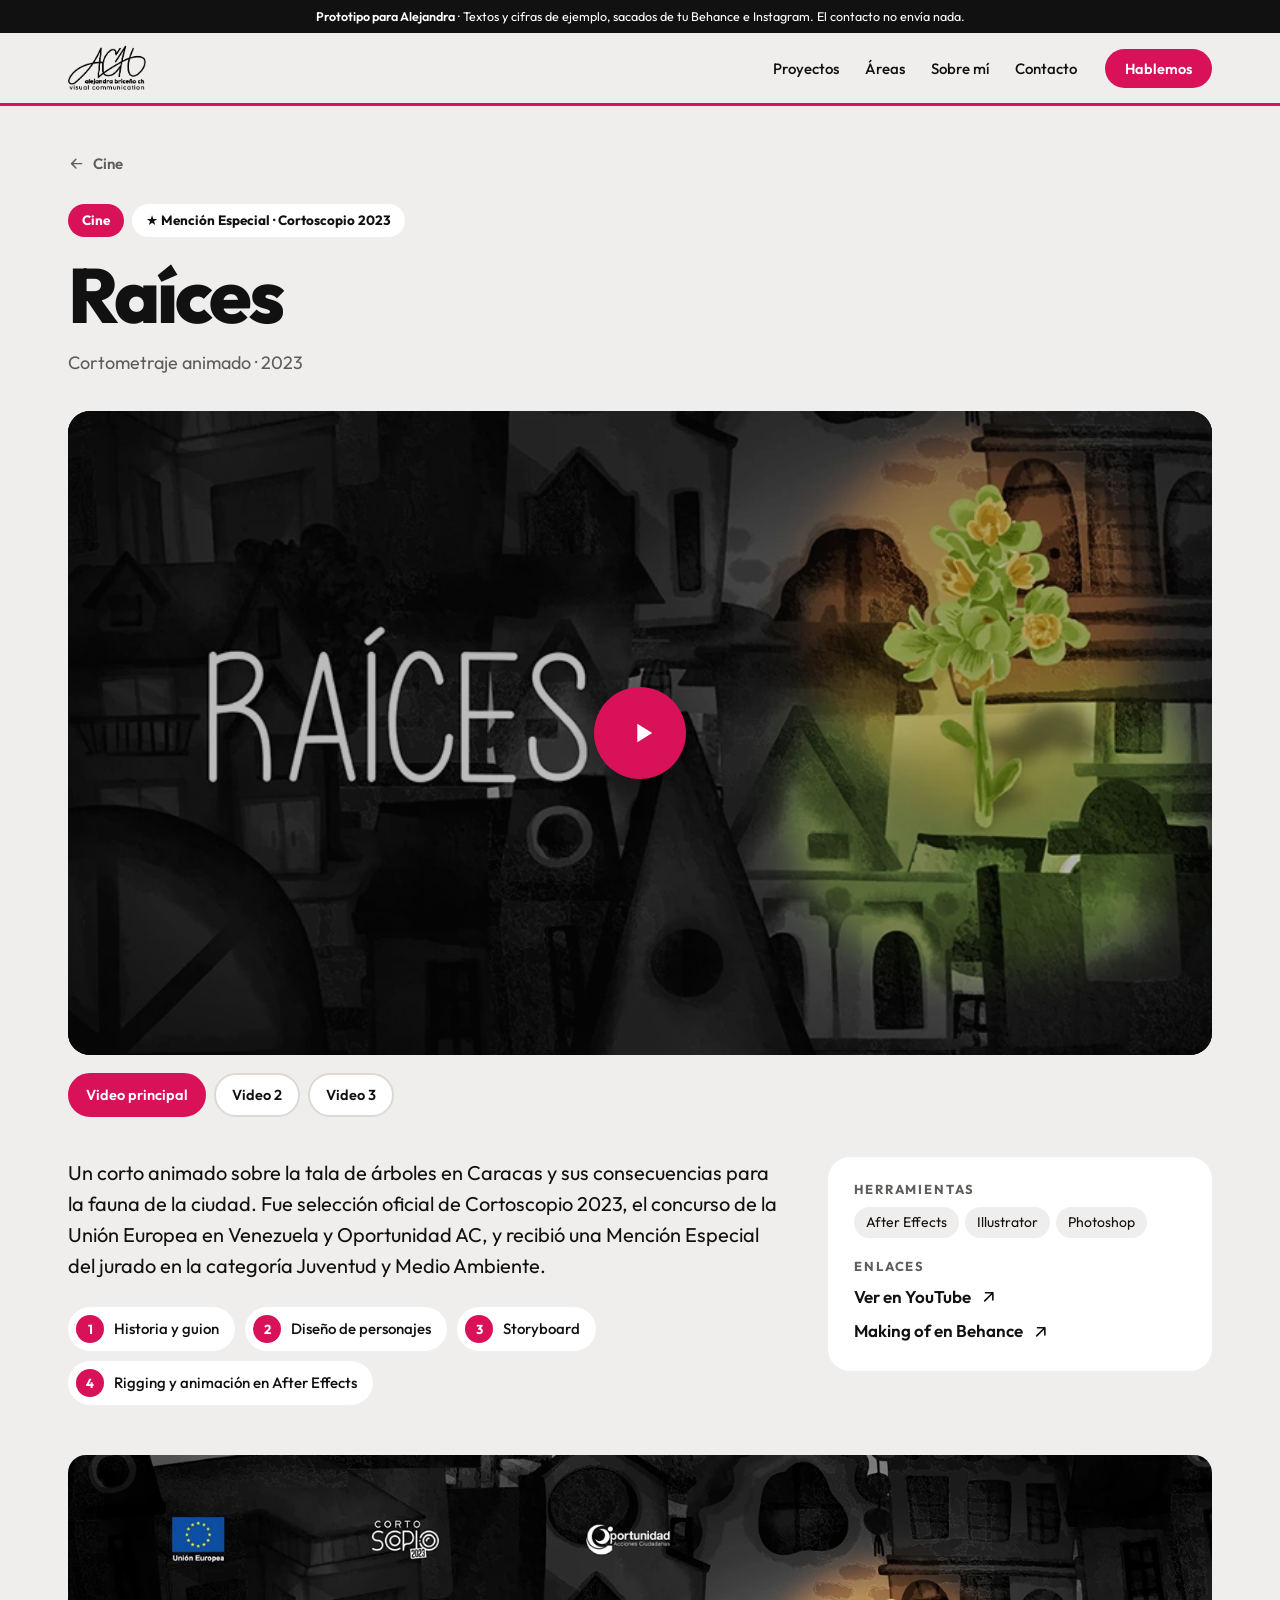
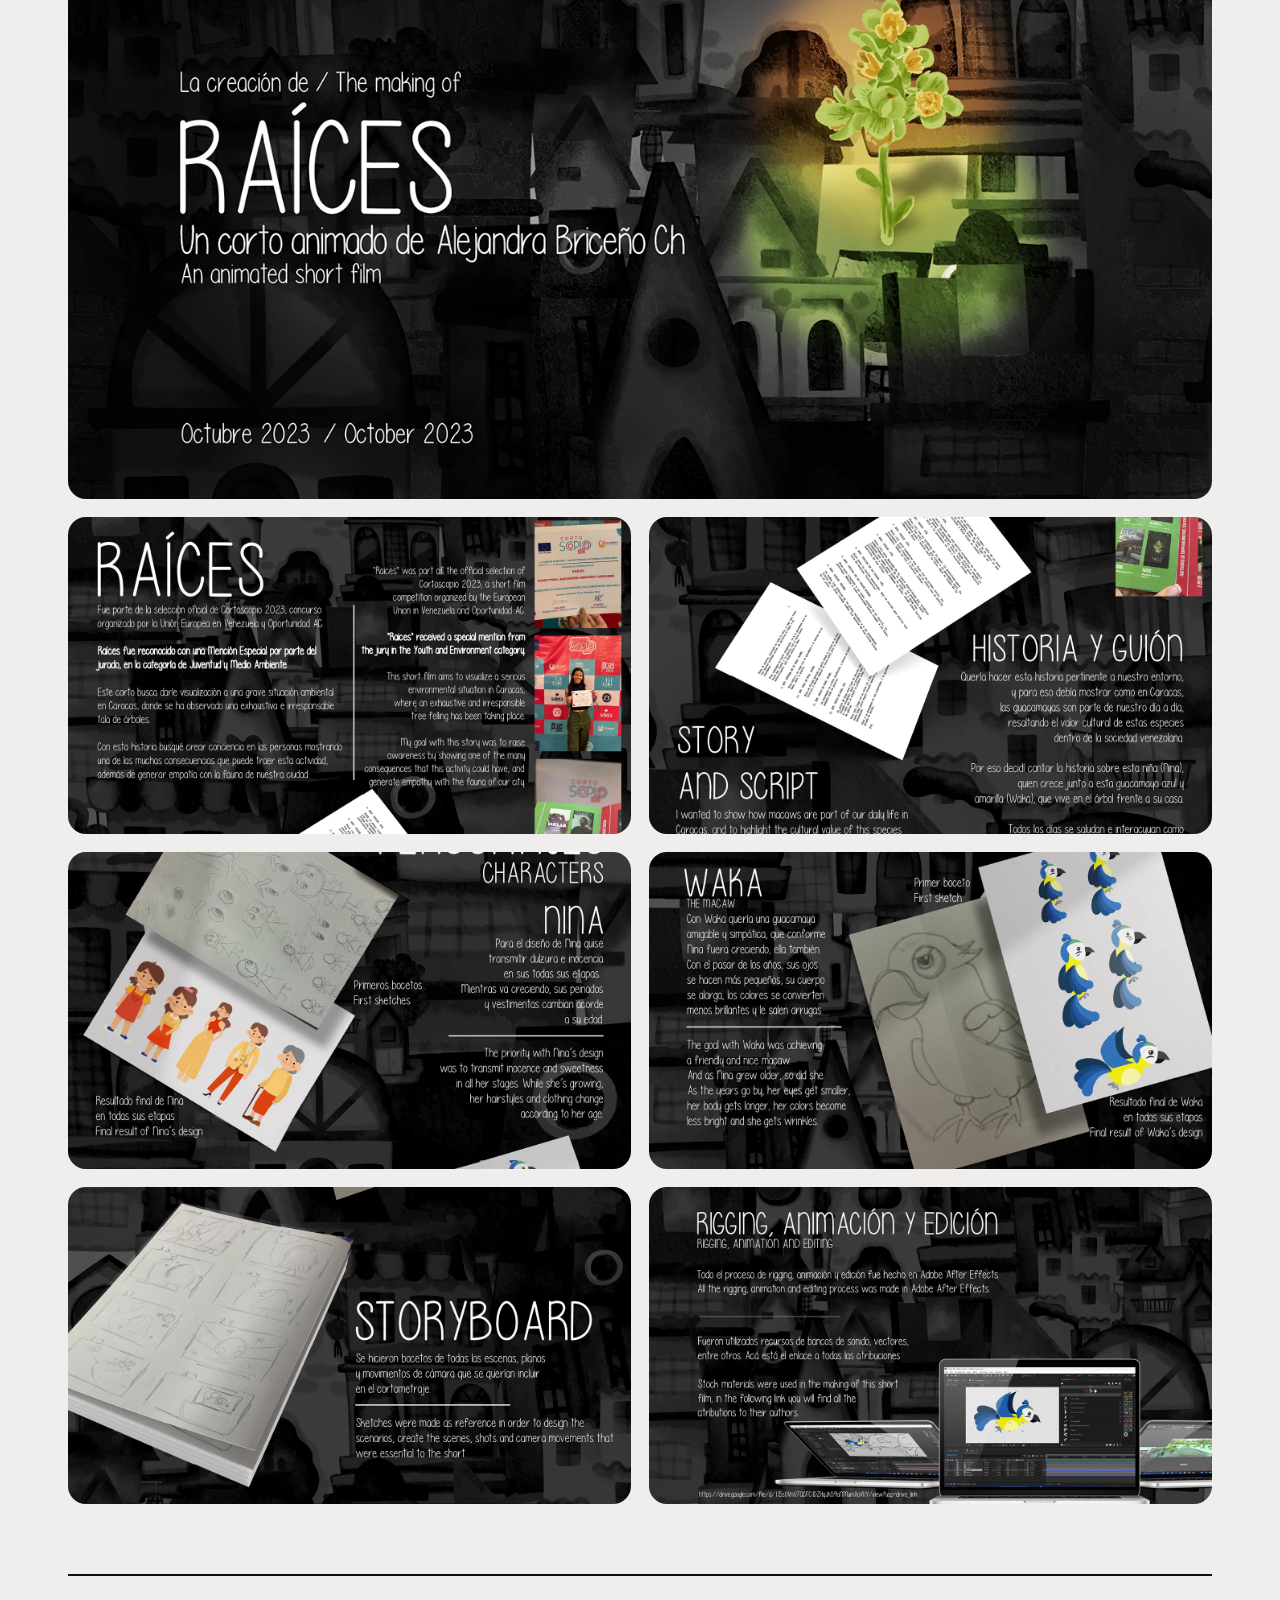
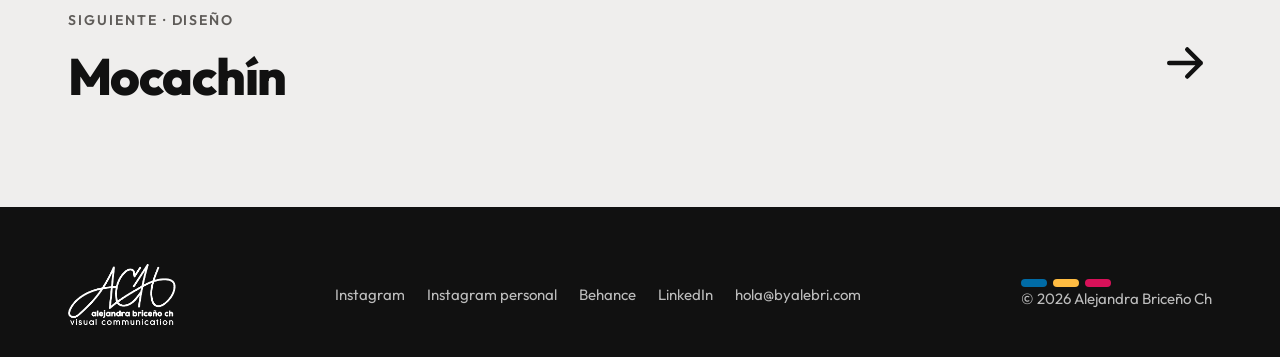
<file: vitrinas/alebri/proyecto.html>
<!doctype html>
<html lang="es">
<head>
  <meta charset="utf-8" />
  <meta name="viewport" content="width=device-width, initial-scale=1" />
  <meta name="robots" content="noindex, nofollow" />
  <title>Proyecto — alebri</title>
  <link rel="preconnect" href="https://fonts.googleapis.com" />
  <link rel="preconnect" href="https://fonts.gstatic.com" crossorigin />
  <link href="https://fonts.googleapis.com/css2?family=Outfit:wght@300;400;500;600;700;800;900&amp;display=swap" rel="stylesheet" />
  <link rel="icon" type="image/png" href="img/marca/icono.png" />
  <link rel="stylesheet" href="recursos/estilos.css" />
</head>
<body data-pagina="proyecto" data-area="todo">
  <main id="ficha"></main>
  <script src="recursos/datos.js"></script>
  <script src="recursos/app.js"></script>
</body>
</html>
</file>
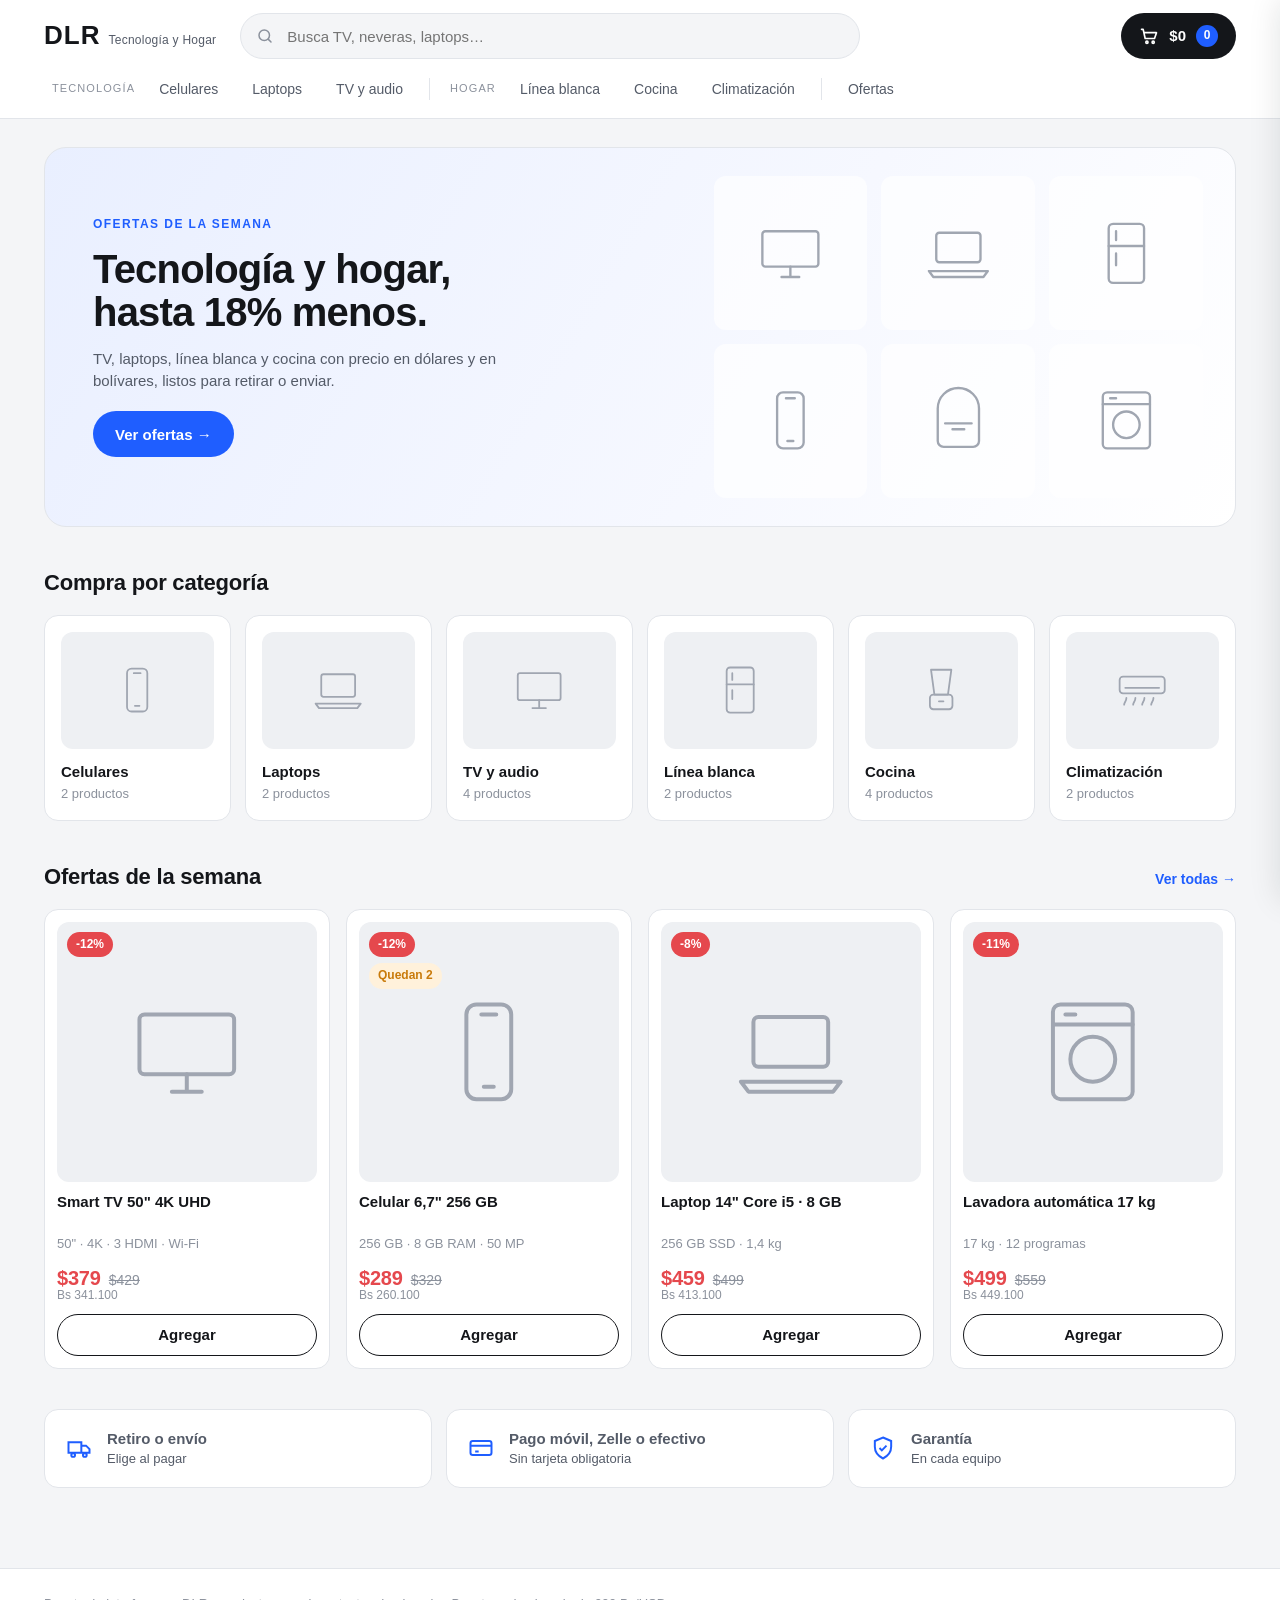
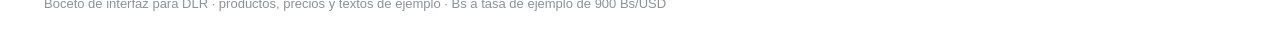
<file: vitrinas/boceto/tienda.html>
<!DOCTYPE html>
<html lang="es">
<head>
<meta charset="UTF-8">
<meta name="viewport" content="width=device-width, initial-scale=1">
<meta name="robots" content="noindex, nofollow">
<title>Boceto · DLR Tecnología y Hogar</title>
<link rel="icon" href="data:,">
<style>
  :root {
    --fondo: #F4F5F7; --sup: #FFFFFF; --linea: #E2E5EA; --texto: #14161A; --suave: #545B68; --tenue: #8B919C;
    --acento: #1F5EFF; --acento-hover: #1849D6; --acento-suave: #E9EFFF;
    --oferta: #E5484D; --ok: #1E9A57; --alerta: #C97A0A; --ph: #EEF0F3; --ph-trazo: #A0A6B1;
    --radio: 14px; --sombra: 0 1px 2px rgba(20,22,26,.06), 0 6px 18px rgba(20,22,26,.06);
  }
  * { box-sizing: border-box; margin: 0; padding: 0; }
  html { -webkit-text-size-adjust: 100%; }
  body { font-family: -apple-system, BlinkMacSystemFont, "Segoe UI", Roboto, "Helvetica Neue", Arial, sans-serif; background: var(--fondo); color: var(--texto); font-size: 15px; line-height: 1.45; }
  button, input, select { font: inherit; color: inherit; }
  button { cursor: pointer; border: 0; background: none; }
  a { color: inherit; text-decoration: none; }
  .envoltura { max-width: 1240px; margin: 0 auto; padding: 0 24px; }
  .sr { position: absolute; width: 1px; height: 1px; overflow: hidden; clip: rect(0 0 0 0); }

  /* ── Cabecera ── */
  .cabecera { position: sticky; top: 0; z-index: 30; background: var(--sup); border-bottom: 1px solid var(--linea); }
  .cab-fila { display: flex; align-items: center; gap: 24px; height: 72px; }
  .logo { display: flex; align-items: baseline; gap: 8px; flex: none; }
  .logo b { font-size: 26px; letter-spacing: .04em; font-weight: 800; }
  .logo span { font-size: 12px; color: var(--suave); letter-spacing: .02em; }
  .buscador { position: relative; flex: 1; max-width: 620px; }
  .buscador input { width: 100%; height: 46px; border: 1.5px solid var(--linea); border-radius: 999px; padding: 0 18px 0 46px; background: var(--fondo); outline: none; transition: border-color .15s, background .15s; }
  .buscador input:focus { border-color: var(--acento); background: var(--sup); }
  .buscador svg.lupa { position: absolute; left: 16px; top: 50%; transform: translateY(-50%); width: 18px; height: 18px; stroke: var(--tenue); }
  .sugerencias { position: absolute; top: calc(100% + 8px); left: 0; right: 0; background: var(--sup); border: 1px solid var(--linea); border-radius: 16px; box-shadow: var(--sombra); padding: 8px; display: none; }
  .sugerencias.abierta { display: block; }
  .sug-item { display: flex; align-items: center; gap: 12px; padding: 8px; border-radius: 10px; }
  .sug-item:hover { background: var(--fondo); }
  .sug-item .mini { width: 44px; height: 44px; flex: none; }
  .sug-texto { flex: 1; min-width: 0; cursor: pointer; }
  .sug-texto b { display: block; font-size: 14px; font-weight: 600; white-space: nowrap; overflow: hidden; text-overflow: ellipsis; }
  .sug-texto span { font-size: 13px; color: var(--suave); }
  .sug-ver { display: block; text-align: center; padding: 10px; font-size: 14px; font-weight: 600; color: var(--acento); border-top: 1px solid var(--linea); margin-top: 6px; width: 100%; }
  .sug-vacio { padding: 14px 12px; font-size: 14px; color: var(--suave); }
  .sug-vacio button { color: var(--acento); font-weight: 600; text-decoration: underline; padding: 0 2px; }
  .btn-carrito { margin-left: auto; display: flex; align-items: center; gap: 10px; height: 46px; padding: 0 18px; border-radius: 999px; background: var(--texto); color: #fff; font-weight: 600; flex: none; }
  .btn-carrito svg { width: 20px; height: 20px; stroke: #fff; }
  .btn-carrito .cuenta { min-width: 22px; height: 22px; border-radius: 999px; background: var(--acento); font-size: 12px; display: inline-flex; align-items: center; justify-content: center; padding: 0 6px; }
  .btn-carrito.salta { animation: salta .45s ease; }
  @keyframes salta { 30% { transform: scale(1.08); } 60% { transform: scale(.97); } }
  .menu-cats { display: flex; gap: 6px; padding: 0 0 12px; overflow-x: auto; scrollbar-width: none; }
  .menu-cats::-webkit-scrollbar { display: none; }
  .menu-cats button { flex: none; height: 34px; padding: 0 14px; border-radius: 999px; font-size: 14px; color: var(--suave); font-weight: 500; }
  .menu-cats button:hover { background: var(--fondo); color: var(--texto); }
  .menu-cats button.activa { background: var(--acento-suave); color: var(--acento); font-weight: 600; }
  .menu-cats .sep { width: 1px; background: var(--linea); margin: 6px 6px; flex: none; }
  .menu-cats .grupo { font-size: 11px; letter-spacing: .1em; text-transform: uppercase; color: var(--tenue); align-self: center; padding: 0 4px 0 8px; flex: none; }

  /* ── Placeholders de imagen ── */
  .ph { background: var(--ph); border-radius: 12px; display: flex; align-items: center; justify-content: center; position: relative; overflow: hidden; }
  .ph svg { width: 46%; height: 46%; stroke: var(--ph-trazo); fill: none; stroke-width: 1.6; stroke-linecap: round; stroke-linejoin: round; }
  .mini.ph svg { width: 62%; height: 62%; }

  main { padding: 28px 0 80px; min-height: 70vh; }

  /* ── Inicio ── */
  .hero { display: grid; grid-template-columns: 1.15fr 1fr; gap: 0; background: linear-gradient(120deg, #E9EFFF 0%, #F6F8FF 60%, #FFFFFF 100%); border: 1px solid var(--linea); border-radius: 22px; overflow: hidden; }
  .hero-texto { padding: 44px 48px; display: flex; flex-direction: column; justify-content: center; gap: 14px; }
  .hero-texto small { font-size: 12px; font-weight: 700; letter-spacing: .12em; text-transform: uppercase; color: var(--acento); }
  .hero-texto h1 { font-size: 40px; line-height: 1.08; letter-spacing: -.02em; }
  .hero-texto p { color: var(--suave); max-width: 420px; }
  .hero-iconos { display: grid; grid-template-columns: repeat(3, 1fr); gap: 14px; padding: 28px 32px; align-content: center; }
  .hero-iconos .ph { aspect-ratio: 1; background: rgba(255,255,255,.7); }
  .btn { height: 46px; padding: 0 22px; border-radius: 999px; font-weight: 600; display: inline-flex; align-items: center; justify-content: center; gap: 8px; transition: background .15s, color .15s, border-color .15s, transform .1s; }
  .btn:active { transform: scale(.98); }
  .btn-primario { background: var(--acento); color: #fff; }
  .btn-primario:hover { background: var(--acento-hover); }
  .btn-borde { border: 1.5px solid var(--texto); }
  .btn-borde:hover { background: var(--texto); color: #fff; }
  .hero-texto .btn { align-self: flex-start; margin-top: 6px; }
  .titulo-seccion { display: flex; align-items: baseline; justify-content: space-between; margin: 40px 0 16px; }
  .titulo-seccion h2 { font-size: 22px; letter-spacing: -.01em; }
  .titulo-seccion button { color: var(--acento); font-weight: 600; font-size: 14px; }
  .cats { display: grid; grid-template-columns: repeat(6, 1fr); gap: 14px; }
  .cat { background: var(--sup); border: 1px solid var(--linea); border-radius: var(--radio); padding: 16px; text-align: left; display: flex; flex-direction: column; gap: 12px; transition: border-color .15s, box-shadow .15s; }
  .cat:hover { border-color: var(--acento); box-shadow: var(--sombra); }
  .cat .ph { aspect-ratio: 1.3; }
  .cat b { font-size: 15px; }
  .cat span { font-size: 13px; color: var(--tenue); margin-top: -10px; }
  .confianza { display: grid; grid-template-columns: repeat(3, 1fr); gap: 14px; margin-top: 40px; }
  .confianza div { background: var(--sup); border: 1px solid var(--linea); border-radius: var(--radio); padding: 18px 20px; display: flex; gap: 14px; align-items: center; }
  .confianza svg { width: 28px; height: 28px; stroke: var(--acento); fill: none; stroke-width: 1.7; flex: none; }
  .confianza b { display: block; font-size: 15px; }
  .confianza span { font-size: 13px; color: var(--suave); }

  /* ── Catálogo ── */
  .migas { font-size: 13px; color: var(--tenue); margin-bottom: 6px; }
  .migas button { color: var(--suave); text-decoration: underline; }
  .cat-cabecera { display: flex; align-items: flex-end; justify-content: space-between; gap: 16px; margin-bottom: 18px; }
  .cat-cabecera h1 { font-size: 30px; letter-spacing: -.02em; }
  .cat-cabecera p { color: var(--suave); font-size: 14px; }
  .ordenar { height: 40px; border: 1.5px solid var(--linea); border-radius: 999px; padding: 0 14px; background: var(--sup); }
  .chips { display: flex; gap: 8px; flex-wrap: wrap; margin-bottom: 20px; }
  .chip { height: 36px; padding: 0 14px; border-radius: 999px; border: 1.5px solid var(--linea); background: var(--sup); font-size: 14px; font-weight: 500; display: inline-flex; align-items: center; gap: 6px; transition: all .15s; }
  .chip:hover { border-color: var(--texto); }
  .chip.activo { background: var(--texto); border-color: var(--texto); color: #fff; }
  .chip .n { font-size: 12px; opacity: .6; }
  .grilla { display: grid; grid-template-columns: repeat(4, 1fr); gap: 16px; }
  .tarjeta { background: var(--sup); border: 1px solid var(--linea); border-radius: var(--radio); padding: 12px; display: flex; flex-direction: column; gap: 10px; transition: box-shadow .15s, border-color .15s; }
  .tarjeta:hover { box-shadow: var(--sombra); }
  .tarjeta .ph { aspect-ratio: 1; cursor: pointer; }
  .insignias { position: absolute; top: 10px; left: 10px; display: flex; gap: 6px; flex-direction: column; align-items: flex-start; }
  .insignia { font-size: 12px; font-weight: 700; padding: 4px 9px; border-radius: 999px; background: var(--oferta); color: #fff; }
  .insignia.stock { background: #FFF1DB; color: var(--alerta); }
  .insignia.agotado { background: var(--texto); color: #fff; }
  .t-nombre { font-weight: 600; font-size: 15px; line-height: 1.3; min-height: 2.6em; cursor: pointer; display: -webkit-box; -webkit-line-clamp: 2; -webkit-box-orient: vertical; overflow: hidden; }
  .t-spec { font-size: 13px; color: var(--tenue); margin-top: -6px; white-space: nowrap; overflow: hidden; text-overflow: ellipsis; }
  .precio { display: flex; align-items: baseline; gap: 8px; flex-wrap: wrap; }
  .precio b { font-size: 20px; letter-spacing: -.01em; }
  .precio b.rebajado { color: var(--oferta); }
  .precio s { font-size: 14px; color: var(--tenue); }
  .bs { font-size: 12px; color: var(--tenue); margin-top: -6px; }
  .accion { margin-top: auto; }
  .accion .btn { width: 100%; height: 42px; }
  .stepper { display: flex; align-items: center; justify-content: space-between; height: 42px; border-radius: 999px; background: var(--acento-suave); color: var(--acento); font-weight: 700; }
  .stepper button { width: 42px; height: 42px; border-radius: 999px; font-size: 20px; color: var(--acento); }
  .stepper button:hover { background: rgba(31,94,255,.12); }
  .stepper.chico { height: 34px; width: 112px; }
  .stepper.chico button { width: 34px; height: 34px; font-size: 18px; }
  .vacio { grid-column: 1 / -1; background: var(--sup); border: 1px dashed var(--linea); border-radius: var(--radio); padding: 40px; text-align: center; color: var(--suave); }
  .vacio b { display: block; color: var(--texto); font-size: 17px; margin-bottom: 6px; }
  .vacio .btn { margin-top: 14px; }

  /* ── Ficha ── */
  .velo { position: fixed; inset: 0; background: rgba(20,22,26,.42); z-index: 40; opacity: 0; pointer-events: none; transition: opacity .2s; }
  .velo.abierto { opacity: 1; pointer-events: auto; }
  .ficha { position: fixed; z-index: 50; left: 50%; top: 50%; width: min(940px, calc(100% - 48px)); max-height: calc(100% - 48px); overflow: auto; transform: translate(-50%, -46%); opacity: 0; pointer-events: none; background: var(--sup); border-radius: 22px; transition: opacity .2s, transform .2s; display: grid; grid-template-columns: 1fr 1fr; gap: 28px; padding: 28px; }
  .ficha.abierta { opacity: 1; pointer-events: auto; transform: translate(-50%, -50%); }
  .cerrar { position: absolute; top: 14px; right: 14px; width: 38px; height: 38px; border-radius: 999px; background: var(--fondo); font-size: 22px; line-height: 1; z-index: 2; }
  .ficha-galeria .ph { aspect-ratio: 1; }
  .miniaturas { display: grid; grid-template-columns: repeat(4, 1fr); gap: 8px; margin-top: 8px; }
  .miniaturas .ph { aspect-ratio: 1; border-radius: 8px; }
  .miniaturas .ph:first-child { outline: 2px solid var(--acento); }
  .ficha-info { display: flex; flex-direction: column; gap: 14px; padding-right: 30px; }
  .ficha-info h2 { font-size: 26px; line-height: 1.15; letter-spacing: -.02em; }
  .ficha-info .precio b { font-size: 30px; }
  .disponible { display: flex; flex-direction: column; gap: 8px; background: var(--fondo); border-radius: 12px; padding: 12px 14px; font-size: 14px; }
  .disponible div { display: flex; gap: 8px; align-items: center; }
  .disponible i { width: 8px; height: 8px; border-radius: 999px; background: var(--ok); flex: none; }
  .disponible i.poco { background: var(--alerta); }
  .specs { display: flex; flex-wrap: wrap; gap: 6px; }
  .specs span { font-size: 13px; padding: 6px 10px; border-radius: 8px; background: var(--fondo); color: var(--suave); }
  .ficha-botones { display: grid; grid-template-columns: 1fr 1fr; gap: 10px; align-items: center; }
  .ficha-botones .btn { white-space: nowrap; padding: 0 14px; }
  .cantidad { display: flex; align-items: center; gap: 12px; font-size: 14px; color: var(--suave); }

  /* ── Carrito ── */
  .carrito { position: fixed; z-index: 50; top: 0; right: 0; bottom: 0; width: min(420px, 100%); background: var(--sup); transform: translateX(102%); transition: transform .25s ease; display: flex; flex-direction: column; box-shadow: -8px 0 30px rgba(20,22,26,.12); }
  .carrito.abierto { transform: none; }
  .car-cab { display: flex; align-items: center; justify-content: space-between; padding: 20px 22px; border-bottom: 1px solid var(--linea); }
  .car-cab h2 { font-size: 19px; }
  .car-cab .cerrar { position: static; }
  .car-items { flex: 1; overflow: auto; padding: 8px 22px; }
  .car-item { display: grid; grid-template-columns: 64px 1fr; gap: 14px; padding: 14px 0; border-bottom: 1px solid var(--linea); }
  .car-item .ph { width: 64px; height: 64px; }
  .car-item b { font-size: 14px; font-weight: 600; display: block; line-height: 1.3; }
  .car-fila { display: flex; align-items: center; justify-content: space-between; margin-top: 8px; }
  .quitar { font-size: 13px; color: var(--tenue); text-decoration: underline; }
  .car-pie { padding: 18px 22px 22px; border-top: 1px solid var(--linea); display: flex; flex-direction: column; gap: 12px; }
  .total { display: flex; justify-content: space-between; align-items: baseline; }
  .total b { font-size: 22px; }
  .car-pie .btn { width: 100%; height: 50px; font-size: 16px; }
  .car-pie .seguir { font-size: 14px; color: var(--suave); text-decoration: underline; align-self: center; }
  .car-vacio { padding: 40px 10px; text-align: center; color: var(--suave); }

  /* ── Pago ── */
  .pago { display: grid; grid-template-columns: 1.35fr 1fr; gap: 24px; align-items: start; }
  .pago h1 { font-size: 30px; letter-spacing: -.02em; margin-bottom: 4px; }
  .pago-sub { color: var(--suave); margin-bottom: 20px; font-size: 14px; }
  .bloque { background: var(--sup); border: 1px solid var(--linea); border-radius: 18px; padding: 22px; margin-bottom: 16px; }
  .bloque h3 { font-size: 16px; display: flex; align-items: center; gap: 10px; margin-bottom: 14px; }
  .bloque h3 span { width: 24px; height: 24px; border-radius: 999px; background: var(--acento-suave); color: var(--acento); font-size: 13px; display: inline-flex; align-items: center; justify-content: center; }
  .campos { display: grid; grid-template-columns: 1fr 1fr; gap: 12px; }
  .campo label { display: block; font-size: 13px; font-weight: 600; margin-bottom: 6px; }
  .campo input, .campo select { width: 100%; height: 46px; border: 1.5px solid var(--linea); border-radius: 12px; padding: 0 14px; background: var(--sup); outline: none; }
  .campo input:focus, .campo select:focus { border-color: var(--acento); }
  .campo.error input { border-color: var(--oferta); }
  .campo .msj { font-size: 12px; color: var(--oferta); margin-top: 5px; display: none; }
  .campo.error .msj { display: block; }
  .campo.ancho { grid-column: 1 / -1; }
  .opciones { display: grid; grid-template-columns: 1fr 1fr; gap: 10px; }
  .opciones.cuatro { grid-template-columns: repeat(4, 1fr); }
  .opcion { border: 1.5px solid var(--linea); border-radius: 14px; padding: 14px; text-align: left; display: flex; flex-direction: column; gap: 3px; transition: border-color .15s, background .15s; }
  .opcion:hover { border-color: var(--texto); }
  .opcion b { font-size: 14px; }
  .opcion span { font-size: 12.5px; color: var(--suave); }
  .opcion.activa { border-color: var(--acento); background: var(--acento-suave); }
  .bloque.error-pago .opciones { outline: 2px solid var(--oferta); outline-offset: 6px; border-radius: 14px; }
  .resumen { position: sticky; top: 140px; }
  .res-item { display: flex; justify-content: space-between; gap: 12px; font-size: 14px; padding: 8px 0; border-bottom: 1px solid var(--linea); }
  .res-item span { color: var(--suave); }
  .res-total { display: flex; justify-content: space-between; align-items: baseline; margin: 14px 0 4px; }
  .res-total b { font-size: 24px; }
  .resumen .btn { width: 100%; height: 52px; font-size: 16px; margin-top: 16px; }
  .letra-chica { font-size: 12.5px; color: var(--tenue); text-align: center; margin-top: 10px; }

  /* ── Confirmación ── */
  .listo { max-width: 620px; margin: 10px auto; background: var(--sup); border: 1px solid var(--linea); border-radius: 24px; padding: 40px; text-align: center; }
  .listo .check { width: 64px; height: 64px; border-radius: 999px; background: #E3F6EC; display: inline-flex; align-items: center; justify-content: center; margin-bottom: 16px; }
  .listo .check svg { width: 30px; height: 30px; stroke: var(--ok); fill: none; stroke-width: 2.6; }
  .listo h1 { font-size: 28px; letter-spacing: -.02em; }
  .listo p { color: var(--suave); margin-top: 8px; }
  .toques-final { display: inline-flex; align-items: center; gap: 10px; margin: 22px 0 6px; padding: 12px 18px; border-radius: 14px; background: var(--acento-suave); color: var(--acento); font-weight: 700; }
  .toques-final b { font-size: 26px; }
  .listo .res-item { text-align: left; }
  .listo .btn { margin-top: 22px; }

  /* ── Notas de diseño ── */
  .con-notas [data-nota] { outline: 2px dashed rgba(31,94,255,.55); outline-offset: 3px; position: relative; }
  .con-notas [data-nota]::after { content: attr(data-n); position: absolute; top: -12px; right: -10px; z-index: 6; min-width: 24px; height: 24px; padding: 0 6px; border-radius: 999px; background: var(--acento); color: #fff; font-size: 12px; font-weight: 800; display: flex; align-items: center; justify-content: center; box-shadow: 0 2px 8px rgba(31,94,255,.45); pointer-events: none; }
  .con-notas .hero[data-nota]::after { top: 12px; right: 12px; }
  @media (min-width: 701px) { .con-notas .resumen[data-nota] { position: sticky; } }
  .globo { position: fixed; z-index: 90; max-width: 300px; background: var(--texto); color: #fff; border-radius: 12px; padding: 12px 14px; font-size: 13.5px; line-height: 1.45; box-shadow: 0 10px 30px rgba(0,0,0,.25); display: none; }
  .globo b { color: #9DB6FF; display: block; font-size: 11px; letter-spacing: .1em; text-transform: uppercase; margin-bottom: 4px; }
  .globo.visible { display: block; }

  .aviso { position: fixed; left: 50%; bottom: 24px; transform: translateX(-50%) translateY(20px); background: var(--texto); color: #fff; padding: 12px 18px; border-radius: 999px; font-size: 14px; font-weight: 600; opacity: 0; transition: all .2s; z-index: 80; pointer-events: none; white-space: nowrap; }
  .aviso.visible { opacity: 1; transform: translateX(-50%); }

  .pie { border-top: 1px solid var(--linea); background: var(--sup); padding: 26px 0; font-size: 13px; color: var(--tenue); }

  /* ── Celular ── */
  @media (max-width: 900px) {
    .grilla { grid-template-columns: repeat(3, 1fr); }
    .cats { grid-template-columns: repeat(3, 1fr); }
  }
  @media (max-width: 700px) {
    body { font-size: 14px; }
    .envoltura { padding: 0 14px; }
    .cab-fila { height: auto; flex-wrap: wrap; gap: 10px; padding: 12px 0 10px; }
    .logo b { font-size: 22px; }
    .buscador { order: 3; flex-basis: 100%; max-width: none; }
    .buscador input { height: 44px; }
    .btn-carrito { height: 40px; padding: 0 12px; gap: 8px; }
    .btn-carrito .txt { display: none; }
    .menu-cats { padding-bottom: 10px; }
    .menu-cats .grupo, .menu-cats .sep { display: none; }
    main { padding: 16px 0 110px; }
    .hero { grid-template-columns: 1fr; border-radius: 18px; }
    .hero-texto { padding: 26px 22px 8px; gap: 10px; }
    .hero-texto h1 { font-size: 27px; }
    .hero-iconos { grid-template-columns: repeat(3, 1fr); padding: 14px 22px 24px; gap: 10px; }
    .titulo-seccion { margin: 28px 0 12px; }
    .titulo-seccion h2 { font-size: 19px; }
    .cats { grid-template-columns: repeat(3, 1fr); gap: 10px; }
    .cat { padding: 10px; gap: 8px; }
    .cat b { font-size: 13px; }
    .cat span { display: none; }
    .confianza { grid-template-columns: 1fr; gap: 10px; margin-top: 28px; }
    .grilla { grid-template-columns: repeat(2, 1fr); gap: 10px; }
    .tarjeta { padding: 9px; gap: 8px; }
    .t-nombre { font-size: 14px; }
    .precio b { font-size: 17px; }
    .accion .btn, .stepper { height: 38px; }
    .stepper button { width: 38px; height: 38px; }
    .cat-cabecera h1 { font-size: 24px; }
    .cat-cabecera { flex-wrap: wrap; }
    .chips { flex-wrap: nowrap; overflow-x: auto; margin: 0 -14px 16px; padding: 2px 14px; scrollbar-width: none; }
    .chips::-webkit-scrollbar { display: none; }
    .chip { flex: none; }
    .ficha { left: 0; right: 0; top: auto; bottom: 0; width: 100%; max-height: 92%; transform: translateY(100%); border-radius: 22px 22px 0 0; grid-template-columns: 1fr; gap: 16px; padding: 18px 16px 0; }
    .ficha.abierta { transform: none; }
    .ficha-galeria .ph { aspect-ratio: 1.25; }
    .ficha-info { padding-right: 0; gap: 12px; }
    .ficha-info h2 { font-size: 21px; }
    .ficha-botones { position: sticky; bottom: 0; background: var(--sup); padding: 12px 0 16px; grid-template-columns: 1fr 1fr; border-top: 1px solid var(--linea); }
    .ficha-botones .stepper { display: none; }
    .pago { grid-template-columns: 1fr; }
    .pago h1 { font-size: 24px; }
    .campos, .opciones, .opciones.cuatro { grid-template-columns: 1fr 1fr; }
    .campo { grid-column: 1 / -1; }
    .resumen { position: static; }
    .resumen .btn { position: fixed; left: 14px; right: 14px; bottom: 14px; width: auto; z-index: 35; box-shadow: 0 8px 24px rgba(31,94,255,.35); }
    .listo { padding: 28px 18px; }
    .aviso { bottom: 84px; }
  }
</style>
</head>
<body>
  <header class="cabecera">
    <div class="envoltura">
      <div class="cab-fila">
        <button class="logo" data-ir="inicio" aria-label="Inicio"><b>DLR</b><span>Tecnología y Hogar</span></button>
        <div class="buscador" data-nota="Buscador siempre visible, con resultados mientras se escribe. Desde la sugerencia se agrega al carrito sin abrir la ficha. Estados diseñados: escribiendo, con resultados y sin resultados.">
          <svg class="lupa" viewBox="0 0 24 24" fill="none" stroke-width="2" stroke-linecap="round"><circle cx="11" cy="11" r="7"/><path d="m20 20-3.5-3.5"/></svg>
          <input id="q" type="search" placeholder="Busca TV, neveras, laptops…" autocomplete="off" aria-label="Buscar productos">
          <div class="sugerencias" id="sug" role="listbox"></div>
        </div>
        <button class="btn-carrito" id="abrirCarrito" data-nota="El carrito siempre muestra cuántos productos y cuánto va. Se abre al costado: el cliente revisa sin salir de lo que estaba viendo.">
          <svg viewBox="0 0 24 24" fill="none" stroke-width="2" stroke-linecap="round" stroke-linejoin="round"><path d="M3 4h2l2.4 11h11.2L21 8H7"/><circle cx="9.5" cy="19.5" r="1.3"/><circle cx="17" cy="19.5" r="1.3"/></svg>
          <span class="txt" id="totalCab">$0</span><span class="cuenta" id="cuenta">0</span>
        </button>
      </div>
      <nav class="menu-cats" id="menu"></nav>
    </div>
  </header>

  <main><div class="envoltura" id="vista"></div></main>
  <footer class="pie"><div class="envoltura">Boceto de interfaz para DLR · productos, precios y textos de ejemplo · Bs a tasa de ejemplo de 900 Bs/USD</div></footer>

  <div class="velo" id="velo"></div>
  <section class="ficha" id="ficha" aria-modal="true" role="dialog"></section>
  <aside class="carrito" id="carrito" aria-label="Carrito"></aside>
  <div class="globo" id="globo"></div>
  <div class="aviso" id="aviso"></div>

<script>
/* ═══════════ Íconos (placeholders de foto) ═══════════ */
const IC = {
  celular: '<rect x="15" y="5" width="18" height="38" rx="4"/><path d="M21 9h6M22 38h4"/>',
  laptop: '<rect x="9" y="10" width="30" height="20" rx="2"/><path d="M4 36h40l-3 4H7z"/>',
  tv: '<rect x="5" y="9" width="38" height="24" rx="2"/><path d="M18 40h12M24 33v7"/>',
  audio: '<rect x="4" y="19" width="40" height="11" rx="5"/><circle cx="12" cy="24.5" r="2"/><circle cx="36" cy="24.5" r="2"/><path d="M20 24.5h8"/>',
  audifonos: '<path d="M9 30v-6a15 15 0 0 1 30 0v6"/><rect x="6" y="28" width="8" height="12" rx="3"/><rect x="34" y="28" width="8" height="12" rx="3"/>',
  nevera: '<rect x="12" y="4" width="24" height="40" rx="3"/><path d="M12 19h24M17 9v6M17 24v8"/>',
  lavadora: '<rect x="8" y="5" width="32" height="38" rx="3"/><circle cx="24" cy="27" r="9"/><path d="M8 13h32M13 9h4"/>',
  licuadora: '<path d="M15 6h18l-3 22H18z"/><rect x="14" y="28" width="20" height="13" rx="3"/><path d="M22 34h4"/>',
  microondas: '<rect x="4" y="11" width="40" height="26" rx="3"/><rect x="9" y="16" width="22" height="16" rx="1.5"/><path d="M37 17v1M37 23v1M37 29v1"/>',
  freidora: '<path d="M10 16a14 14 0 0 1 28 0v22a4 4 0 0 1-4 4H14a4 4 0 0 1-4-4z"/><path d="M15 26h18M20 30h8"/>',
  cafetera: '<path d="M14 10h20v5H14z"/><path d="M16 15l2 16h12l2-16"/><rect x="12" y="31" width="24" height="10" rx="2"/>',
  aire: '<rect x="4" y="12" width="40" height="15" rx="3"/><path d="M10 31c0 3-2 4-2 6M18 31c0 3-2 4-2 6M26 31c0 3-2 4-2 6M34 31c0 3-2 4-2 6M9 22h30"/>',
  ventilador: '<circle cx="24" cy="18" r="13"/><circle cx="24" cy="18" r="2.5"/><path d="M24 15.5c0-5 2-8 5-8M26.5 19c4 2 6 5 4 7.5M21.5 19c-4 2-7 1-8-2M24 31v10M17 43h14"/>'
};
const ico = (k) => '<svg viewBox="0 0 48 48">' + (IC[k] || IC.tv) + '</svg>';

/* ═══════════ Catálogo de ejemplo ═══════════ */
const CATS = [
  { id: 'celulares', nombre: 'Celulares', grupo: 'Tecnología', icono: 'celular' },
  { id: 'laptops', nombre: 'Laptops', grupo: 'Tecnología', icono: 'laptop' },
  { id: 'tv-audio', nombre: 'TV y audio', grupo: 'Tecnología', icono: 'tv' },
  { id: 'linea-blanca', nombre: 'Línea blanca', grupo: 'Hogar', icono: 'nevera' },
  { id: 'cocina', nombre: 'Cocina', grupo: 'Hogar', icono: 'licuadora' },
  { id: 'clima', nombre: 'Climatización', grupo: 'Hogar', icono: 'aire' }
];
const P = [
  { id: 1, cat: 'tv-audio', nombre: 'Smart TV 50" 4K UHD', spec: '50" · 4K · 3 HDMI · Wi-Fi', precio: 379, antes: 429, stock: 6, icono: 'tv', specs: ['Pantalla 50"', 'Resolución 4K', '3 HDMI · 2 USB', 'Wi-Fi y Bluetooth'] },
  { id: 2, cat: 'tv-audio', nombre: 'Smart TV 32" HD', spec: '32" · HD · 2 HDMI', precio: 189, stock: 14, icono: 'tv', specs: ['Pantalla 32"', 'Resolución HD', '2 HDMI · 1 USB', 'Wi-Fi'] },
  { id: 3, cat: 'tv-audio', nombre: 'Barra de sonido 2.1 con subwoofer', spec: '160 W · Bluetooth · HDMI ARC', precio: 119, stock: 9, icono: 'audio', specs: ['160 W', 'Subwoofer inalámbrico', 'HDMI ARC', 'Bluetooth'] },
  { id: 4, cat: 'tv-audio', nombre: 'Audífonos inalámbricos con cancelación de ruido', spec: 'Bluetooth 5.3 · 30 h de batería', precio: 39, stock: 25, icono: 'audifonos', specs: ['Bluetooth 5.3', '30 h de batería', 'Cancelación de ruido', 'Carga USB-C'] },
  { id: 5, cat: 'celulares', nombre: 'Celular 6,7" 256 GB', spec: '256 GB · 8 GB RAM · 50 MP', precio: 289, antes: 329, stock: 2, icono: 'celular', specs: ['Pantalla 6,7"', '256 GB', '8 GB RAM', 'Cámara 50 MP'] },
  { id: 6, cat: 'celulares', nombre: 'Celular 6,1" 128 GB', spec: '128 GB · 4 GB RAM · 48 MP', precio: 179, stock: 11, icono: 'celular', specs: ['Pantalla 6,1"', '128 GB', '4 GB RAM', 'Cámara 48 MP'] },
  { id: 7, cat: 'laptops', nombre: 'Laptop 15,6" Ryzen 5 · 16 GB', spec: '512 GB SSD · Full HD', precio: 549, stock: 4, icono: 'laptop', specs: ['Ryzen 5', '16 GB RAM', '512 GB SSD', 'Pantalla Full HD'] },
  { id: 8, cat: 'laptops', nombre: 'Laptop 14" Core i5 · 8 GB', spec: '256 GB SSD · 1,4 kg', precio: 459, antes: 499, stock: 7, icono: 'laptop', specs: ['Core i5', '8 GB RAM', '256 GB SSD', '1,4 kg'] },
  { id: 9, cat: 'linea-blanca', nombre: 'Nevera 14 pies No Frost', spec: '14 p³ · No Frost · dispensador', precio: 699, stock: 3, icono: 'nevera', specs: ['14 pies cúbicos', 'No Frost', 'Dispensador de agua', 'Bajo consumo'] },
  { id: 10, cat: 'linea-blanca', nombre: 'Lavadora automática 17 kg', spec: '17 kg · 12 programas', precio: 499, antes: 559, stock: 5, icono: 'lavadora', specs: ['Carga 17 kg', '12 programas', 'Carga superior', 'Bajo consumo'] },
  { id: 11, cat: 'cocina', nombre: 'Freidora de aire 5 L', spec: '5 L · 1.500 W · digital', precio: 89, antes: 109, stock: 18, icono: 'freidora', specs: ['5 litros', '1.500 W', 'Panel digital', '8 programas'] },
  { id: 12, cat: 'cocina', nombre: 'Licuadora 1,5 L 600 W', spec: '1,5 L · 600 W · vaso de vidrio', precio: 49, stock: 22, icono: 'licuadora', specs: ['Vaso 1,5 L', '600 W', '5 velocidades', 'Vaso de vidrio'] },
  { id: 13, cat: 'cocina', nombre: 'Microondas 0,7 p³', spec: '0,7 p³ · 700 W · 10 niveles', precio: 109, stock: 8, icono: 'microondas', specs: ['0,7 pies cúbicos', '700 W', '10 niveles', 'Descongelado rápido'] },
  { id: 14, cat: 'cocina', nombre: 'Cafetera de goteo 12 tazas', spec: '12 tazas · programable', precio: 39, stock: 16, icono: 'cafetera', specs: ['12 tazas', 'Programable', 'Jarra de vidrio', 'Antigoteo'] },
  { id: 15, cat: 'clima', nombre: 'Aire acondicionado 12.000 BTU inverter', spec: '12.000 BTU · inverter · 220 V', precio: 429, stock: 5, icono: 'aire', specs: ['12.000 BTU', 'Inverter', '220 V', 'Control remoto'] },
  { id: 16, cat: 'clima', nombre: 'Ventilador de pie 18"', spec: '18" · 3 velocidades', precio: 45, stock: 0, icono: 'ventilador', specs: ['Aspas de 18"', '3 velocidades', 'Oscilante', 'Altura ajustable'] }
];
const TASA = 900;
const PAGOS = [
  { id: 'pagomovil', nombre: 'Pago móvil', txt: 'Al instante' },
  { id: 'zelle', nombre: 'Zelle', txt: 'En dólares' },
  { id: 'efectivo', nombre: 'Efectivo', txt: 'Al retirar' },
  { id: 'transferencia', nombre: 'Transferencia', txt: 'Bancos nacionales' }
];

/* ═══════════ Estado ═══════════ */
let E = { vista: 'inicio', cat: null, q: '', filtros: [], orden: 'relevancia', carrito: {}, ficha: null, entrega: 'retiro', pago: null, pedido: null, notas: false, toques: 0 };
const $ = (s, r = document) => r.querySelector(s);
const usd = (n) => '$' + n.toLocaleString('es-VE', { minimumFractionDigits: 0, maximumFractionDigits: 2 });
const bs = (n) => 'Bs ' + Math.round(n * TASA).toLocaleString('es-VE');
const pct = (p) => p.antes ? Math.round((1 - p.precio / p.antes) * 100) : 0;
const esc = (s) => String(s).replace(/[&<>"']/g, (c) => ({ '&': '&amp;', '<': '&lt;', '>': '&gt;', '"': '&quot;', "'": '&#39;' }[c]));
const sinT = (t) => t.normalize('NFD').replace(/[̀-ͯ]/g, '').toLowerCase();
const prod = (id) => P.find((p) => p.id === id);
const lineas = () => Object.entries(E.carrito).map(([id, n]) => ({ p: prod(+id), n })).filter((l) => l.p && l.n > 0);
const unidades = () => lineas().reduce((s, l) => s + l.n, 0);
const total = () => lineas().reduce((s, l) => s + l.n * l.p.precio, 0);

/* Búsqueda tolerante: sin tildes, por palabras y con sinónimos de uso común. */
const SINON = { tele: 'tv', televisor: 'tv', television: 'tv', refri: 'nevera', refrigerador: 'nevera', heladera: 'nevera', compu: 'laptop', computadora: 'laptop', portatil: 'laptop', telefono: 'celular', movil: 'celular', aire: 'aire', freidora: 'freidora', corneta: 'barra', parlante: 'barra' };
function buscar(q) {
  const palabras = sinT(q).split(/\s+/).filter(Boolean).map((w) => SINON[w] || w);
  if (!palabras.length) return [];
  return P.filter((p) => {
    const txt = sinT(p.nombre + ' ' + p.spec + ' ' + CATS.find((c) => c.id === p.cat).nombre);
    return palabras.every((w) => txt.includes(w) || (w.length > 3 && txt.includes(w.slice(0, -1))));
  });
}

/* ═══════════ Menú ═══════════ */
function pintarMenu() {
  const b = (id, txt) => '<button data-cat="' + id + '" class="' + (E.vista === 'catalogo' && E.cat === id && !E.q ? 'activa' : '') + '">' + txt + '</button>';
  let h = '<span class="grupo">Tecnología</span>';
  CATS.filter((c) => c.grupo === 'Tecnología').forEach((c) => (h += b(c.id, c.nombre)));
  h += '<span class="sep"></span><span class="grupo">Hogar</span>';
  CATS.filter((c) => c.grupo === 'Hogar').forEach((c) => (h += b(c.id, c.nombre)));
  h += '<span class="sep"></span>' + b('ofertas', 'Ofertas');
  $('#menu').innerHTML = h;
}

/* ═══════════ Tarjeta ═══════════ */
function accionTarjeta(p, nota) {
  const n = E.carrito[p.id] || 0;
  if (p.stock === 0) return '<button class="btn btn-borde" data-avisar="' + p.id + '">Avísame cuando llegue</button>';
  if (n > 0) return '<div class="stepper"' + nota + '><button data-menos="' + p.id + '" aria-label="Quitar uno">−</button><span>' + n + ' en el carrito</span><button data-mas="' + p.id + '" aria-label="Agregar uno">+</button></div>';
  return '<button class="btn btn-borde" data-agregar="' + p.id + '"' + nota + '>Agregar</button>';
}
function tarjeta(p, i) {
  const o = pct(p);
  const notaBtn = i === 0 ? ' data-nota="Se agrega desde la tarjeta, sin abrir la ficha: el que ya sabe lo que quiere ahorra un paso. El botón se vuelve un selector de cantidad."' : '';
  const notaPrecio = i === 0 ? ' data-nota="Precio en dólares grande; la oferta con el precio anterior tachado y el % de descuento. Debajo, la referencia en bolívares a la tasa del día."' : '';
  let ins = '';
  if (o) ins += '<span class="insignia">-' + o + '%</span>';
  if (p.stock > 0 && p.stock <= 3) ins += '<span class="insignia stock">Quedan ' + p.stock + '</span>';
  if (p.stock === 0) ins += '<span class="insignia agotado">Agotado</span>';
  return '<article class="tarjeta">'
    + '<div class="ph" data-ficha="' + p.id + '">' + ico(p.icono) + '<div class="insignias">' + ins + '</div></div>'
    + '<div class="t-nombre" data-ficha="' + p.id + '">' + esc(p.nombre) + '</div>'
    + '<div class="t-spec">' + esc(p.spec) + '</div>'
    + '<div' + notaPrecio + '><div class="precio"><b class="' + (o ? 'rebajado' : '') + '">' + usd(p.precio) + '</b>' + (o ? '<s>' + usd(p.antes) + '</s>' : '') + '</div>'
    + '<div class="bs">' + bs(p.precio) + '</div></div>'
    + '<div class="accion">' + accionTarjeta(p, notaBtn) + '</div>'
    + '</article>';
}

/* ═══════════ Vistas ═══════════ */
function vistaInicio() {
  const ofertas = P.filter((p) => p.antes);
  const maxPct = Math.max(...ofertas.map(pct));
  let h = '<section class="hero" data-nota="Una sola promesa arriba y un solo botón. Las ofertas son lo que más se busca: van primero.">'
    + '<div class="hero-texto"><small>Ofertas de la semana</small><h1>Tecnología y hogar,<br>hasta ' + maxPct + '% menos.</h1>'
    + '<p>TV, laptops, línea blanca y cocina con precio en dólares y en bolívares, listos para retirar o enviar.</p>'
    + '<button class="btn btn-primario" data-cat="ofertas">Ver ofertas →</button></div>'
    + '<div class="hero-iconos">' + ['tv', 'laptop', 'nevera', 'celular', 'freidora', 'lavadora'].map((k) => '<div class="ph">' + ico(k) + '</div>').join('') + '</div></section>';
  h += '<div class="titulo-seccion"><h2>Compra por categoría</h2></div><div class="cats" data-nota="Las dos mitades del negocio, Tecnología y Hogar, a un toque desde la portada. Seis puertas, no un menú de cincuenta.">';
  CATS.forEach((c) => {
    const n = P.filter((p) => p.cat === c.id).length;
    h += '<button class="cat" data-cat="' + c.id + '"><div class="ph">' + ico(c.icono) + '</div><b>' + c.nombre + '</b><span>' + n + ' productos</span></button>';
  });
  h += '</div><div class="titulo-seccion"><h2>Ofertas de la semana</h2><button data-cat="ofertas">Ver todas →</button></div>';
  h += '<div class="grilla">' + ofertas.slice(0, 4).map(tarjeta).join('') + '</div>';
  h += '<div class="confianza" data-nota="Lo que frena una compra se responde antes de que el cliente pregunte: cómo lo recibe, cómo paga y qué pasa si falla.">'
    + '<div><svg viewBox="0 0 24 24"><path d="M3 7h11v9H3zM14 10h4l3 3v3h-7z"/><circle cx="7" cy="18" r="1.6"/><circle cx="17" cy="18" r="1.6"/></svg><span><b>Retiro o envío</b>Elige al pagar</span></div>'
    + '<div><svg viewBox="0 0 24 24"><rect x="3" y="6" width="18" height="12" rx="2"/><path d="M3 10h18M7 15h3"/></svg><span><b>Pago móvil, Zelle o efectivo</b>Sin tarjeta obligatoria</span></div>'
    + '<div><svg viewBox="0 0 24 24"><path d="M12 3l7 3v5c0 4.5-3 8-7 10-4-2-7-5.5-7-10V6z"/><path d="m9 12 2 2 4-4"/></svg><span><b>Garantía</b>En cada equipo</span></div></div>';
  return h;
}

function listaFiltrada() {
  let l = E.q ? buscar(E.q) : (E.cat === 'ofertas' ? P.filter((p) => p.antes) : P.filter((p) => p.cat === E.cat));
  if (E.filtros.includes('oferta')) l = l.filter((p) => p.antes);
  if (E.filtros.includes('stock')) l = l.filter((p) => p.stock > 0);
  const rangos = { r1: [0, 100], r2: [100, 400], r3: [400, 1e9] };
  const activos = Object.keys(rangos).filter((r) => E.filtros.includes(r));
  if (activos.length) l = l.filter((p) => activos.some((r) => p.precio >= rangos[r][0] && p.precio < rangos[r][1]));
  const o = { menor: (a, b) => a.precio - b.precio, mayor: (a, b) => b.precio - a.precio, descuento: (a, b) => pct(b) - pct(a) }[E.orden];
  if (o) l = [...l].sort(o);
  return l;
}

function vistaCatalogo() {
  const titulo = E.q ? 'Resultados para «' + esc(E.q) + '»' : (E.cat === 'ofertas' ? 'Ofertas de la semana' : CATS.find((c) => c.id === E.cat).nombre);
  const grupo = E.q || E.cat === 'ofertas' ? '' : ' · ' + CATS.find((c) => c.id === E.cat).grupo;
  const lista = listaFiltrada();
  const chip = (id, txt) => '<button class="chip ' + (E.filtros.includes(id) ? 'activo' : '') + '" data-filtro="' + id + '">' + txt + '</button>';
  let h = '<div class="migas"><button data-ir="inicio">Inicio</button>' + grupo + '</div>';
  h += '<div class="cat-cabecera"><div><h1>' + titulo + '</h1><p>' + lista.length + (lista.length === 1 ? ' producto' : ' productos') + '</p></div>'
    + '<select class="ordenar" id="orden" aria-label="Ordenar"><option value="relevancia">Más relevantes</option><option value="menor">Menor precio</option><option value="mayor">Mayor precio</option><option value="descuento">Mayor descuento</option></select></div>';
  h += '<div class="chips" data-nota="Filtros como chips de un toque, sin abrir menús. El conteo se actualiza al instante y se combinan entre sí.">' + chip('oferta', 'En oferta') + chip('stock', 'Disponible') + chip('r1', 'Hasta $100') + chip('r2', '$100 – $400') + chip('r3', 'Más de $400') + '</div>';
  h += '<div class="grilla">';
  if (lista.length) h += lista.map(tarjeta).join('');
  else h += '<div class="vacio" data-nota="Estado vacío diseñado: nunca un callejón sin salida. Siempre hay un siguiente paso."><b>No hay productos con esos filtros</b>Prueba quitando alguno.<br><button class="btn btn-borde" data-limpiar>Quitar filtros</button></div>';
  return h + '</div>';
}

function vistaPago() {
  const ls = lineas();
  if (!ls.length) { E.vista = 'inicio'; return vistaInicio(); }
  const op = (grupo, id, nombre, txt) => '<button class="opcion ' + (E[grupo] === id ? 'activa' : '') + '" data-' + grupo + '="' + id + '"><b>' + nombre + '</b><span>' + txt + '</span></button>';
  let h = '<div class="migas"><button data-ir="inicio">Seguir comprando</button></div><div class="pago"><div>'
    + '<h1>Finaliza tu pedido</h1><p class="pago-sub">Una sola página, sin crear cuenta.</p>'
    + '<form id="formPago" novalidate>'
    + '<div class="bloque" data-nota="Solo dos datos obligatorios: nombre y WhatsApp. Sin registro: cada campo de más es un cliente que se va."><h3><span>1</span>Tus datos</h3><div class="campos">'
    + '<div class="campo"><label for="fNombre">Nombre y apellido</label><input id="fNombre" autocomplete="name" placeholder="Ana Rodríguez"><div class="msj">Escribe tu nombre</div></div>'
    + '<div class="campo"><label for="fTel">WhatsApp</label><input id="fTel" inputmode="tel" autocomplete="tel" placeholder="0414 123 4567"><div class="msj">Revisa el número: 11 dígitos</div></div></div></div>'
    + '<div class="bloque" data-nota="La entrega se elige con un toque y ya viene marcada la opción más común. La dirección solo aparece si hace falta."><h3><span>2</span>Entrega</h3><div class="opciones">'
    + op('entrega', 'retiro', 'Retiro en tienda', 'Gratis · listo en 2 h') + op('entrega', 'envio', 'Envío a domicilio', 'Se coordina por WhatsApp') + '</div>'
    + (E.entrega === 'envio' ? '<div class="campos" style="margin-top:12px"><div class="campo ancho"><label for="fDir">Dirección</label><input id="fDir" autocomplete="street-address" placeholder="Calle, edificio, punto de referencia"><div class="msj">Indica la dirección de entrega</div></div></div>' : '')
    + '</div>'
    + '<div class="bloque" id="bloquePago" data-nota="Los métodos de pago que usa el cliente venezolano, visibles antes de confirmar. Nada de sorpresas en el último paso."><h3><span>3</span>Pago</h3><div class="opciones cuatro">'
    + PAGOS.map((x) => op('pago', x.id, x.nombre, x.txt)).join('') + '</div></div>'
    + '</form></div>';
  h += '<aside class="bloque resumen" data-nota="El resumen acompaña todo el pago. En celular, el botón de confirmar queda fijo abajo con el total."><h3>Tu pedido</h3>'
    + ls.map((l) => '<div class="res-item"><span>' + l.n + ' × ' + esc(l.p.nombre) + '</span><b>' + usd(l.n * l.p.precio) + '</b></div>').join('')
    + '<div class="res-total"><span>Total</span><b>' + usd(total()) + '</b></div><div class="bs" style="text-align:right">' + bs(total()) + '</div>'
    + '<button class="btn btn-primario" id="confirmar">Confirmar pedido · ' + usd(total()) + '</button>'
    + '<p class="letra-chica">Te escribimos por WhatsApp para confirmar el pago y la entrega.</p></aside></div>';
  return h;
}

function vistaListo() {
  const d = E.pedido;
  return '<div class="listo" data-nota="Confirmación con lo que el cliente necesita saber: qué compró, qué número de pedido tiene y qué pasa ahora.">'
    + '<div class="check"><svg viewBox="0 0 24 24"><path d="m5 12.5 4.5 4.5L19 7.5"/></svg></div>'
    + '<h1>¡Pedido recibido, ' + esc(d.nombre.split(' ')[0]) + '!</h1>'
    + '<p>Pedido <b>' + d.numero + '</b> · Te escribimos al <b>' + esc(d.tel) + '</b> para confirmar el pago (' + d.pago + ') y la entrega.</p>'
    + '<div class="toques-final">Llegaste al pedido en <b>' + d.toques + '</b> toques</div>'
    + '<div style="margin-top:18px">' + d.lineas.map((l) => '<div class="res-item"><span>' + l.n + ' × ' + esc(l.p.nombre) + '</span><b>' + usd(l.n * l.p.precio) + '</b></div>').join('')
    + '<div class="res-total"><span>Total</span><b>' + usd(d.total) + '</b></div></div>'
    + '<button class="btn btn-borde" data-reiniciar>Volver a la tienda</button></div>';
}

/* ═══════════ Ficha ═══════════ */
function pintarFicha() {
  const f = $('#ficha');
  const p = E.ficha ? prod(E.ficha) : null;
  $('#velo').classList.toggle('abierto', !!p || $('#carrito').classList.contains('abierto'));
  f.classList.toggle('abierta', !!p);
  if (!p) return;
  const o = pct(p), n = Math.max(1, E.cantidadFicha || 1);
  const c = CATS.find((x) => x.id === p.cat);
  f.innerHTML = '<button class="cerrar" data-cerrar aria-label="Cerrar">×</button>'
    + '<div class="ficha-galeria"><div class="ph">' + ico(p.icono) + '<div class="insignias">' + (o ? '<span class="insignia">-' + o + '%</span>' : '') + '</div></div>'
    + '<div class="miniaturas">' + [0, 1, 2, 3].map(() => '<div class="ph">' + ico(p.icono) + '</div>').join('') + '</div></div>'
    + '<div class="ficha-info"><div class="migas">' + c.grupo + ' · ' + c.nombre + '</div><h2>' + esc(p.nombre) + '</h2>'
    + '<div><div class="precio"><b class="' + (o ? 'rebajado' : '') + '">' + usd(p.precio) + '</b>' + (o ? '<s>' + usd(p.antes) + '</s><span class="insignia">Ahorras ' + usd(p.antes - p.precio) + '</span>' : '') + '</div><div class="bs" style="margin-top:2px">' + bs(p.precio) + '</div></div>'
    + '<div class="disponible" data-nota="Lo que decide la compra va arriba: disponibilidad real, cómo se recibe y la garantía. Sin bajar a buscarlo.">'
    + (p.stock === 0 ? '<div><i class="poco"></i>Agotado por ahora</div>' : '<div><i class="' + (p.stock <= 3 ? 'poco' : '') + '"></i>' + (p.stock <= 3 ? 'Quedan ' + p.stock + ' unidades' : 'Disponible') + '</div>')
    + '<div><i></i>Retiro en tienda en 2 h o envío a domicilio</div><div><i></i>Garantía de fábrica</div></div>'
    + '<div class="specs" data-nota="Las especificaciones que comparan los clientes, en chips que se leen de un vistazo.">' + p.specs.map((s) => '<span>' + esc(s) + '</span>').join('') + '</div>'
    + (p.stock === 0 ? '<div class="ficha-botones" style="grid-template-columns:1fr"><button class="btn btn-borde" data-avisar="' + p.id + '">Avísame cuando llegue</button></div>'
      : '<div class="cantidad">Cantidad <div class="stepper chico"><button data-fmenos aria-label="Menos">−</button><span>' + n + '</span><button data-fmas aria-label="Más">+</button></div></div>'
      + '<div class="ficha-botones"><button class="btn btn-borde" data-fagregar="' + p.id + '">Agregar al carrito</button>'
      + '<button class="btn btn-primario" data-comprar="' + p.id + '" data-nota="«Comprar ahora» salta el carrito y va directo a la página de pago.">Comprar ahora</button></div>')
    + '</div>';
}

/* ═══════════ Carrito ═══════════ */
function pintarCarrito() {
  const ls = lineas();
  $('#cuenta').textContent = unidades();
  $('#totalCab').textContent = usd(total());
  let h = '<div class="car-cab"><h2>Tu carrito' + (ls.length ? ' (' + unidades() + ')' : '') + '</h2><button class="cerrar" data-cerrar aria-label="Cerrar">×</button></div>';
  if (!ls.length) h += '<div class="car-items"><div class="car-vacio"><b>Tu carrito está vacío</b><br>Agrega productos desde el catálogo.</div></div>';
  else {
    h += '<div class="car-items">' + ls.map((l) => '<div class="car-item"><div class="ph mini">' + ico(l.p.icono) + '</div><div><b>' + esc(l.p.nombre) + '</b>'
      + '<div class="car-fila"><div class="stepper chico"><button data-menos="' + l.p.id + '">−</button><span>' + l.n + '</span><button data-mas="' + l.p.id + '">+</button></div><b>' + usd(l.n * l.p.precio) + '</b></div>'
      + '<button class="quitar" data-quitar="' + l.p.id + '">Quitar</button></div></div>').join('') + '</div>'
      + '<div class="car-pie"><div class="total"><span>Total</span><b>' + usd(total()) + '</b></div><div class="bs" style="text-align:right;margin-top:-10px">' + bs(total()) + '</div>'
      + '<button class="btn btn-primario" data-ir="pago">Finalizar compra →</button><button class="seguir" data-cerrar>Seguir comprando</button></div>';
  }
  $('#carrito').innerHTML = h;
}

/* ═══════════ Render ═══════════ */
function render() {
  const v = { inicio: vistaInicio, catalogo: vistaCatalogo, pago: vistaPago, listo: vistaListo }[E.vista];
  $('#vista').innerHTML = v();
  const orden = $('#orden'); if (orden) orden.value = E.orden;
  pintarMenu(); pintarCarrito(); pintarFicha(); numerarNotas();
}
function ir(vista) { E.vista = vista; if (vista === 'pago' || vista === 'listo') { E.q = ''; $('#q').value = ''; } cerrarTodo(false); render(); window.scrollTo({ top: 0 }); }
function cerrarTodo(pintar = true) { E.ficha = null; $('#carrito').classList.remove('abierto'); $('#velo').classList.remove('abierto'); if (pintar) pintarFicha(); ocultarGlobo(); }
function aviso(t) { const a = $('#aviso'); a.textContent = t; a.classList.add('visible'); clearTimeout(aviso.t); aviso.t = setTimeout(() => a.classList.remove('visible'), 1800); }
function sumar(id, d) {
  const p = prod(id); const n = (E.carrito[id] || 0) + d;
  if (n <= 0) delete E.carrito[id]; else E.carrito[id] = Math.min(n, p.stock);
  if (d > 0 && n > p.stock) aviso('Solo hay ' + p.stock + ' disponibles');
  const b = $('#abrirCarrito'); b.classList.remove('salta'); void b.offsetWidth; b.classList.add('salta');
}

/* ═══════════ Notas de diseño ═══════════ */
function numerarNotas() { document.querySelectorAll('[data-nota]').forEach((el, i) => el.setAttribute('data-n', i + 1)); }
function mostrarGlobo(el) {
  const g = $('#globo'); const r = el.getBoundingClientRect();
  g.innerHTML = '<b>Nota ' + el.getAttribute('data-n') + ' · para desarrollo</b>' + esc(el.getAttribute('data-nota'));
  g.classList.add('visible');
  const gw = Math.min(300, innerWidth - 24);
  let x = Math.min(Math.max(12, r.left), innerWidth - gw - 12);
  let y = r.bottom + 10; if (y + g.offsetHeight > innerHeight - 10) y = Math.max(10, r.top - g.offsetHeight - 10);
  g.style.left = x + 'px'; g.style.top = y + 'px';
}
function ocultarGlobo() { $('#globo').classList.remove('visible'); }
document.addEventListener('mouseover', (e) => { if (!E.notas) return; const el = e.target.closest('[data-nota]'); if (el) mostrarGlobo(el); else ocultarGlobo(); });

/* ═══════════ Toques (para el contador del boceto) ═══════════ */
function contarToque() { E.toques++; avisarMarco({ tipo: 'toques', n: E.toques }); }
function avisarMarco(m) { try { if (parent !== window) parent.postMessage(Object.assign({ boceto: 'dlr' }, m), '*'); } catch (e) { /* sin marco */ } }
window.addEventListener('message', (e) => {
  const d = e.data || {};
  if (d.boceto !== 'dlr-marco') return;
  if ('notas' in d) { E.notas = !!d.notas; document.documentElement.classList.toggle('con-notas', E.notas); if (!E.notas) ocultarGlobo(); }
  if (d.reiniciar) reiniciar();
});
function reiniciar() { E = Object.assign(E, { vista: 'inicio', cat: null, q: '', filtros: [], orden: 'relevancia', carrito: {}, ficha: null, entrega: 'retiro', pago: null, pedido: null, toques: 0 }); $('#q').value = ''; cerrarSug(); cerrarTodo(false); render(); window.scrollTo({ top: 0 }); avisarMarco({ tipo: 'toques', n: 0 }); }

/* ═══════════ Buscador ═══════════ */
function cerrarSug() { $('#sug').classList.remove('abierta'); }
function pintarSug() {
  const q = $('#q').value.trim();
  const s = $('#sug');
  if (q.length < 2) { cerrarSug(); return; }
  const r = buscar(q);
  if (!r.length) {
    s.innerHTML = '<div class="sug-vacio">No encontramos «' + esc(q) + '». Prueba con <button data-sugerir="tv">TV</button>, <button data-sugerir="nevera">nevera</button> o <button data-sugerir="laptop">laptop</button>.</div>';
  } else {
    s.innerHTML = r.slice(0, 4).map((p) => '<div class="sug-item"><div class="ph mini">' + ico(p.icono) + '</div><div class="sug-texto" data-ficha="' + p.id + '"><b>' + esc(p.nombre) + '</b><span>' + usd(p.precio) + (p.antes ? ' · -' + pct(p) + '%' : '') + '</span></div>'
      + (p.stock === 0 ? '<span class="bs">Agotado</span>' : (E.carrito[p.id] ? '<span class="bs" style="color:var(--ok);font-weight:600">✓ En el carrito</span>' : '<button class="btn btn-borde" style="height:34px;padding:0 12px;font-size:13px" data-agregar="' + p.id + '">+ Agregar</button>')) + '</div>').join('')
      + '<button class="sug-ver" data-buscar>Ver ' + (r.length === 1 ? 'el resultado' : 'los ' + r.length + ' resultados') + ' →</button>';
  }
  s.classList.add('abierta');
}
$('#q').addEventListener('input', pintarSug);
$('#q').addEventListener('focus', pintarSug);
$('#q').addEventListener('keydown', (e) => { if (e.key === 'Enter') { e.preventDefault(); verResultados(); } if (e.key === 'Escape') cerrarSug(); });
function verResultados() { const q = $('#q').value.trim(); if (!q) return; E.q = q; E.cat = null; E.filtros = []; cerrarSug(); $('#q').blur(); ir('catalogo'); }

/* ═══════════ Clics ═══════════ */
document.addEventListener('click', (e) => {
  const t = e.target.closest('button, [data-ficha], a');
  if (!e.target.closest('.buscador')) cerrarSug();
  if (!t) return;
  if (E.notas && !t.closest('#globo')) { /* las notas no bloquean el uso */ }
  contarToque();
  const d = t.dataset;
  if (d.ir) { if (d.ir === 'inicio') { E.q = ''; $('#q').value = ''; } ir(d.ir); return; }
  if (d.cat) { E.cat = d.cat; E.q = ''; $('#q').value = ''; E.filtros = []; E.orden = 'relevancia'; ir('catalogo'); return; }
  if (d.ficha) { E.ficha = +d.ficha; E.cantidadFicha = 1; cerrarSug(); pintarFicha(); numerarNotas(); return; }
  if (d.agregar) { sumar(+d.agregar, 1); aviso('Agregado al carrito'); render(); if (t.closest('.sugerencias')) pintarSug(); return; }
  if (d.mas) { sumar(+d.mas, 1); render(); if ($('#carrito').classList.contains('abierto')) abrirCarrito(); return; }
  if (d.menos) { sumar(+d.menos, -1); render(); if ($('#carrito').classList.contains('abierto') || t.closest('.carrito')) abrirCarrito(); return; }
  if (d.quitar) { delete E.carrito[d.quitar]; render(); abrirCarrito(); return; }
  if ('fmas' in d) { E.cantidadFicha = Math.min((E.cantidadFicha || 1) + 1, prod(E.ficha).stock); pintarFicha(); numerarNotas(); return; }
  if ('fmenos' in d) { E.cantidadFicha = Math.max((E.cantidadFicha || 1) - 1, 1); pintarFicha(); numerarNotas(); return; }
  if (d.fagregar) { sumar(+d.fagregar, E.cantidadFicha || 1); E.ficha = null; render(); abrirCarrito(); return; }
  if (d.comprar) { const id = +d.comprar; if (!E.carrito[id]) sumar(id, E.cantidadFicha || 1); ir('pago'); return; }
  if (d.avisar) { aviso('Te avisamos por WhatsApp cuando llegue'); return; }
  if ('cerrar' in d) { cerrarTodo(); return; }
  if (d.filtro) { const i = E.filtros.indexOf(d.filtro); i === -1 ? E.filtros.push(d.filtro) : E.filtros.splice(i, 1); render(); return; }
  if ('limpiar' in d) { E.filtros = []; render(); return; }
  if (d.entrega) { E.entrega = d.entrega; guardarCampos(); render(); restaurarCampos(); return; }
  if (d.pago) { E.pago = d.pago; $('#bloquePago').classList.remove('error-pago'); guardarCampos(); render(); restaurarCampos(); return; }
  if (d.sugerir) { $('#q').value = d.sugerir; pintarSug(); $('#q').focus(); return; }
  if ('buscar' in d) { verResultados(); return; }
  if ('reiniciar' in d) { reiniciar(); return; }
  if (t.id === 'abrirCarrito') { abrirCarrito(); return; }
  if (t.id === 'confirmar') { e.preventDefault(); confirmar(); return; }
});
document.addEventListener('change', (e) => { if (e.target.id === 'orden') { E.orden = e.target.value; render(); } });
$('#velo').addEventListener('click', () => cerrarTodo());
document.addEventListener('keydown', (e) => { if (e.key === 'Escape') cerrarTodo(); });
function abrirCarrito() { pintarCarrito(); $('#carrito').classList.add('abierto'); $('#velo').classList.add('abierto'); }

let CAMPOS = {};
function guardarCampos() { ['fNombre', 'fTel', 'fDir'].forEach((id) => { const el = $('#' + id); if (el) CAMPOS[id] = el.value; }); }
function restaurarCampos() { Object.entries(CAMPOS).forEach(([id, v]) => { const el = $('#' + id); if (el) el.value = v; }); }

function confirmar() {
  let ok = true;
  const marcar = (id, bien) => { const c = $('#' + id).closest('.campo'); c.classList.toggle('error', !bien); if (!bien && ok) $('#' + id).focus(); ok = ok && bien; };
  marcar('fNombre', $('#fNombre').value.trim().length >= 3);
  marcar('fTel', $('#fTel').value.replace(/\D/g, '').length === 11);
  if ($('#fDir')) marcar('fDir', $('#fDir').value.trim().length >= 6);
  if (!E.pago) { $('#bloquePago').classList.add('error-pago'); if (ok) aviso('Elige cómo vas a pagar'); ok = false; }
  if (!ok) return;
  E.pedido = { nombre: $('#fNombre').value.trim(), tel: $('#fTel').value.trim(), pago: PAGOS.find((x) => x.id === E.pago).nombre, lineas: lineas(), total: total(), numero: 'DLR-' + (1040 + Math.floor(Math.random() * 60)), toques: E.toques };
  avisarMarco({ tipo: 'pedido', n: E.toques });
  E.carrito = {}; CAMPOS = {};
  ir('listo');
}

render();
</script>
</body>
</html>
</file>
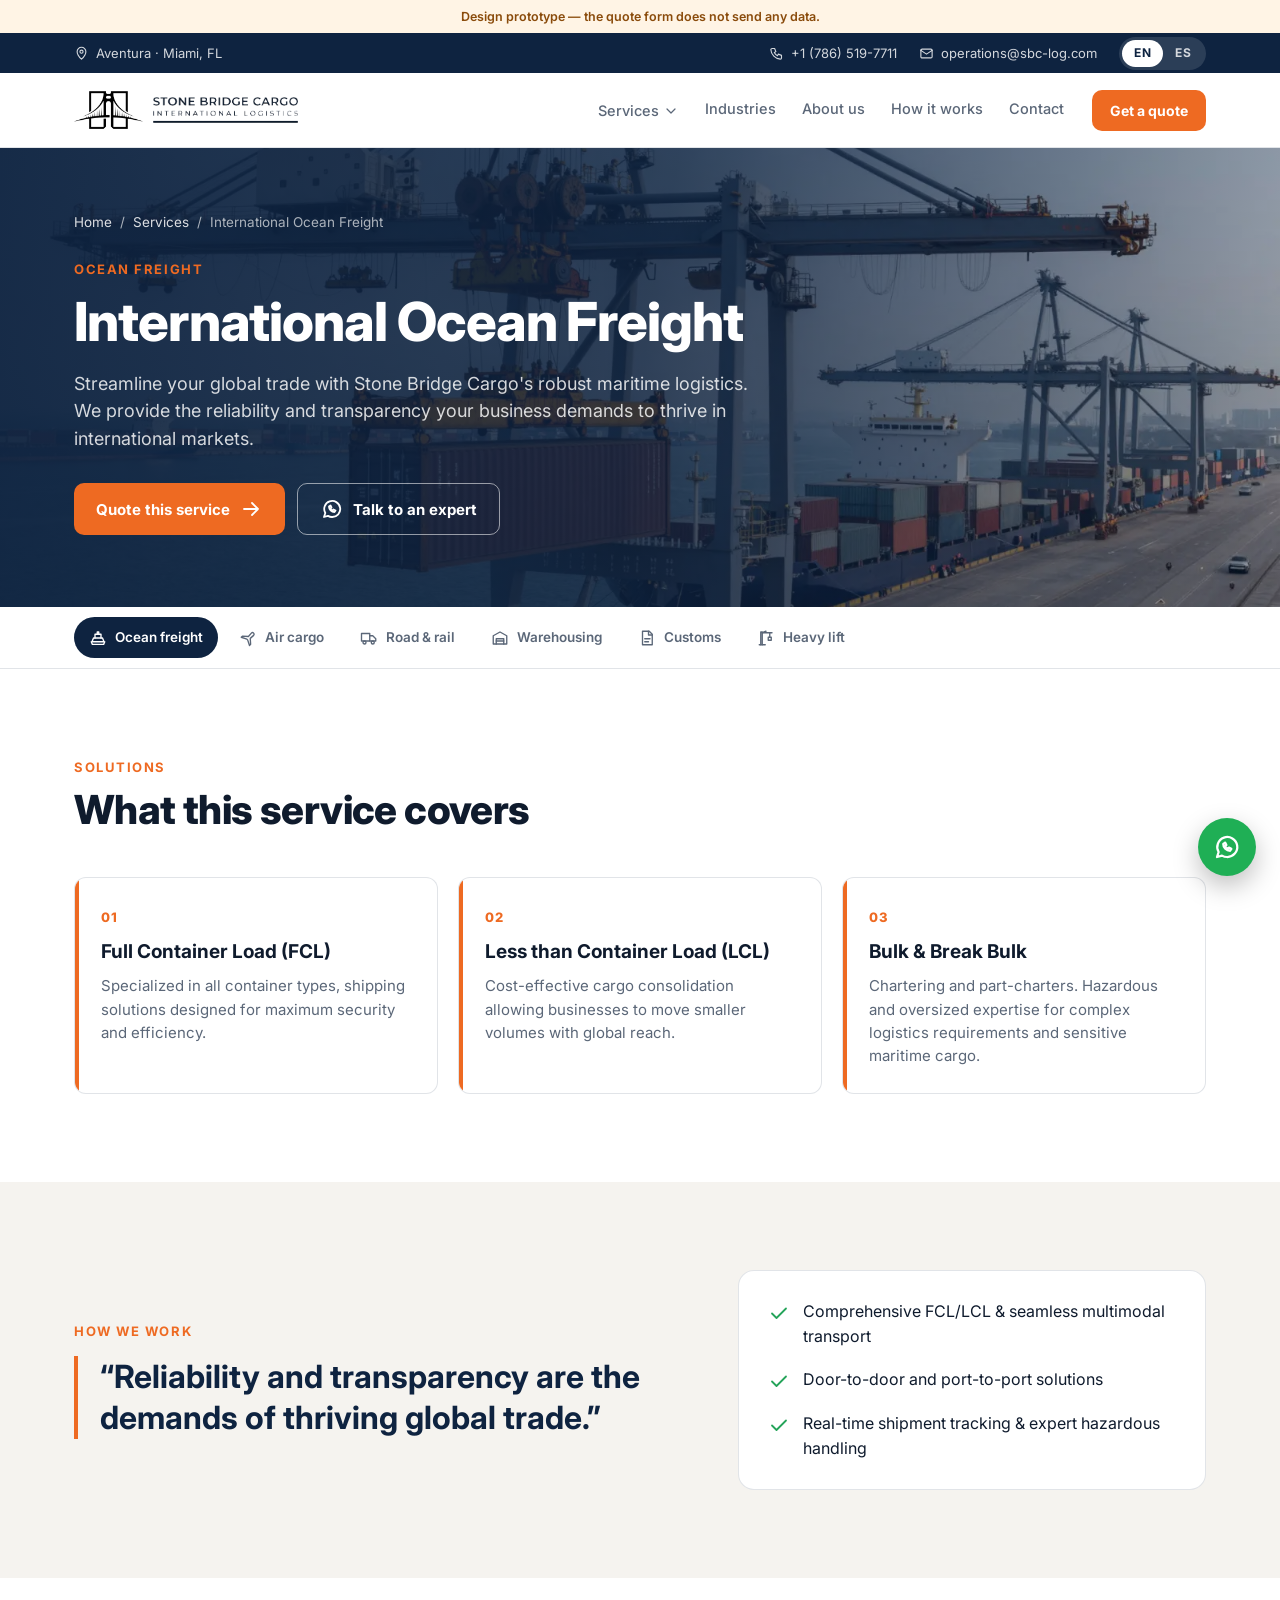
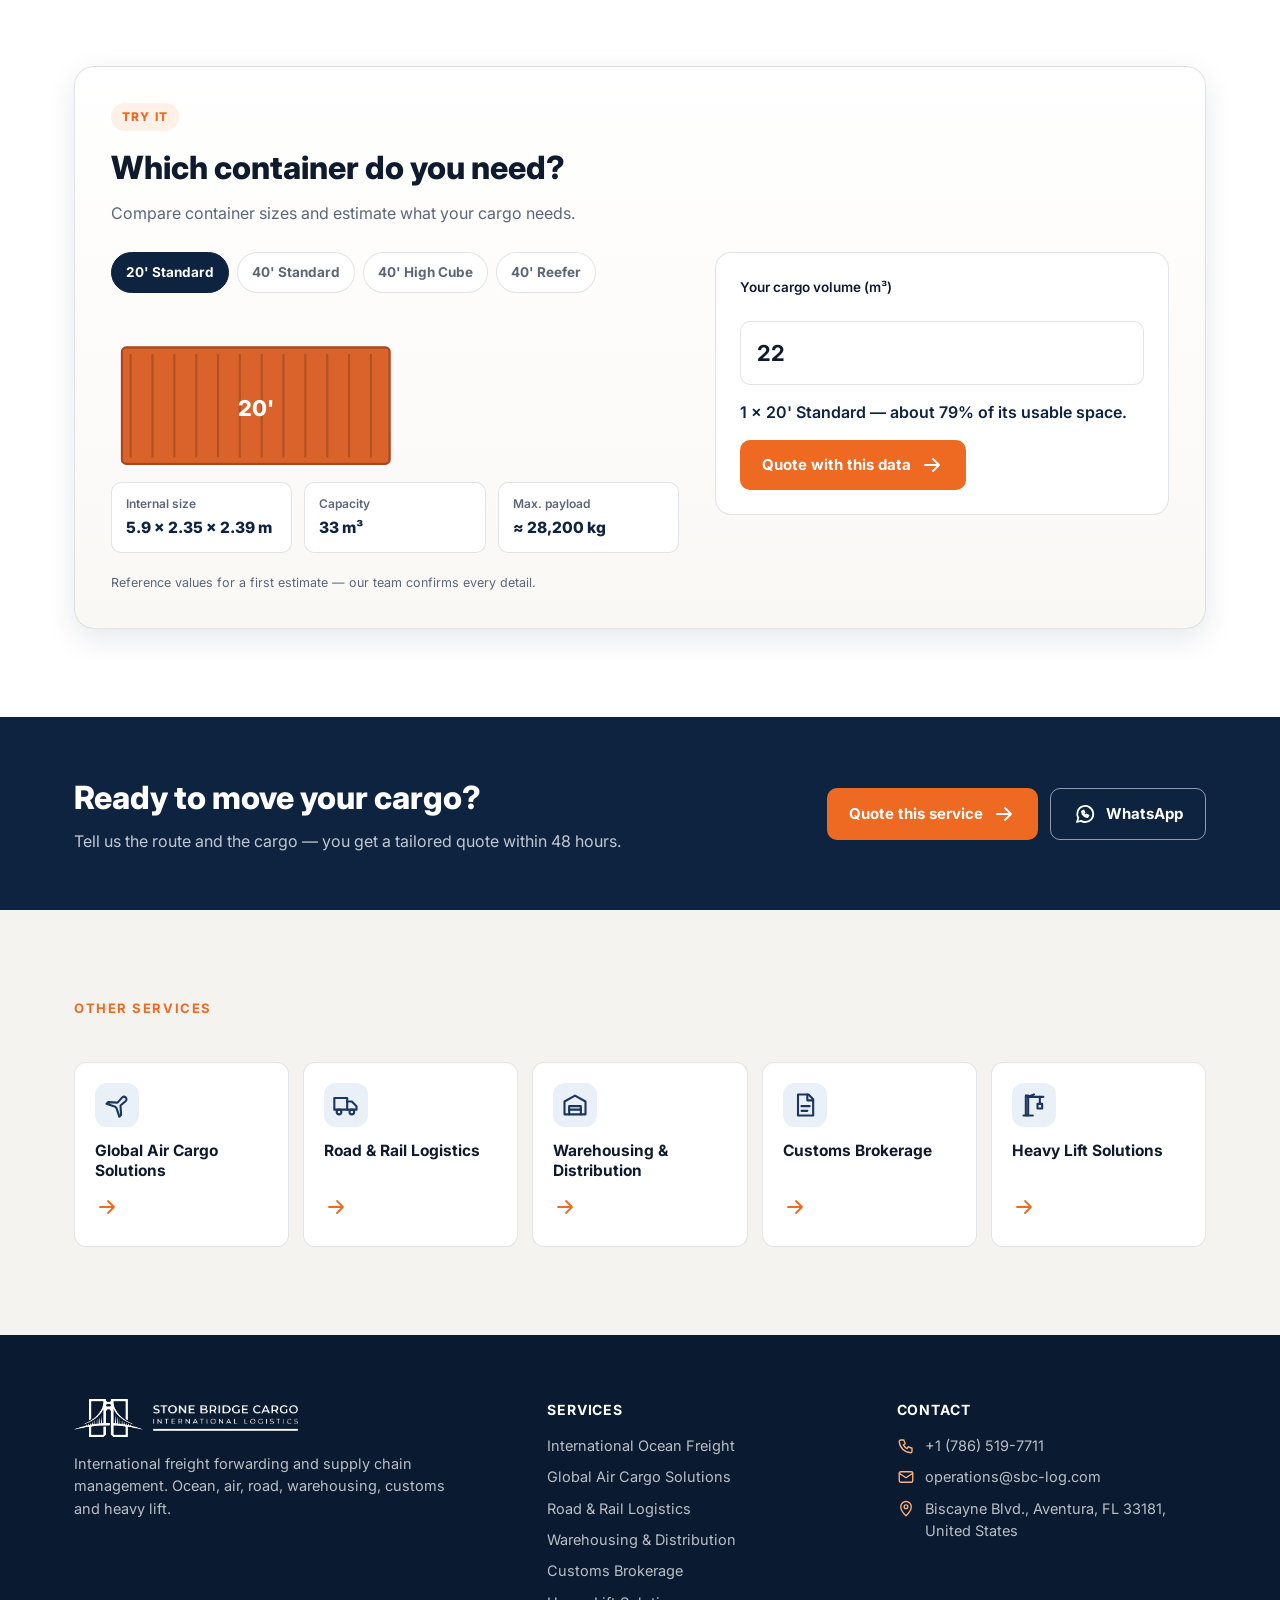
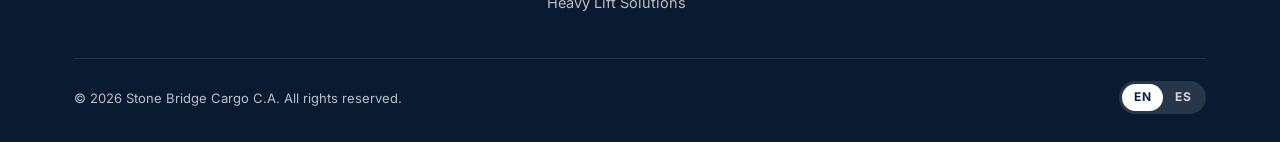
<file: vitrinas/sbc/servicio.html>
<!DOCTYPE html>
<html lang="en">
<head>
  <meta charset="UTF-8" />
  <meta name="viewport" content="width=device-width, initial-scale=1" />
  <meta name="robots" content="noindex, nofollow" />
  <title>Stone Bridge Cargo</title>
  <link rel="preconnect" href="https://fonts.googleapis.com" />
  <link rel="preconnect" href="https://fonts.gstatic.com" crossorigin />
  <link href="https://fonts.googleapis.com/css2?family=Inter:wght@400;500;600;700;800&display=swap" rel="stylesheet" />
  <link rel="stylesheet" href="estilos.css" />
</head>
<body data-pagina="servicio">
  <main id="servicio"></main>

  <script src="iconos.js"></script>
  <script src="textos.js"></script>
  <script src="app.js"></script>
</body>
</html>
</file>
<file: vitrinas/alebri/recursos/estilos.css>
/* Prototipo de byalebri.com. Sale de su propia marca: el gris de su banner de
   Behance, azul diseño, amarillo animación, rosado cine y negro, donde todo se
   junta. El área elegida cambia el color de acento de toda la web. */
*, *::before, *::after { box-sizing: border-box; }

:root {
  --fondo: #efeeed;
  --tinta: #111;
  --gris: #5f5c59;
  --linea: #dcd9d5;
  --blanco: #fff;
  --azul: #006ba6;
  --amarillo: #ffbc42;
  --rosado: #d81159;
  --negro: #111;
  --acento: var(--negro);
  --acento-texto: var(--negro); /* el acento cuando va como texto sobre claro */
  --sobre-acento: #fff;
  --radio: 22px;
  --caja: 1200px;
  --alto-cabecera: 70px;
  --piel: #f6f4f1;
}
body[data-area="diseno"] { --acento: var(--azul); --acento-texto: var(--azul); --sobre-acento: #fff; }
body[data-area="animacion"] { --acento: var(--amarillo); --acento-texto: #b07400; --sobre-acento: #111; }
body[data-area="cine"] { --acento: var(--rosado); --acento-texto: var(--rosado); --sobre-acento: #fff; }

html { scroll-behavior: smooth; scroll-padding-top: calc(var(--alto-cabecera) + 16px); }
body {
  margin: 0;
  font-family: 'Outfit', system-ui, -apple-system, 'Segoe UI', sans-serif;
  font-size: 17px;
  line-height: 1.55;
  color: var(--tinta);
  background: var(--fondo);
  -webkit-font-smoothing: antialiased;
}
img { display: block; max-width: 100%; }
a { color: inherit; }
button, input, textarea { font: inherit; color: inherit; }
h1, h2, h3 { margin: 0; line-height: 1.05; letter-spacing: -0.025em; }
p { margin: 0; }
[hidden] { display: none !important; }
:focus-visible { outline: 3px solid var(--azul); outline-offset: 3px; border-radius: 6px; }
.caja { max-width: var(--caja); margin: 0 auto; padding: 0 28px; }
.icono { width: 1.15em; height: 1.15em; flex: none; fill: none; stroke: currentColor; stroke-width: 2; stroke-linecap: round; stroke-linejoin: round; }

/* Colores de cada área, donde se usan fijos */
.c-diseno { --c: var(--azul); --c-texto: #fff; }
.c-animacion { --c: var(--amarillo); --c-texto: #111; }
.c-cine { --c: var(--rosado); --c-texto: #fff; }
.c-contenido, .c-todo { --c: var(--negro); --c-texto: #fff; }

/* ── Botones ── */
.boton {
  display: inline-flex; align-items: center; justify-content: center; gap: 8px; padding: 14px 26px;
  border: 2px solid transparent; border-radius: 999px; font-size: 16px; font-weight: 600; line-height: 1.2;
  text-decoration: none; cursor: pointer; transition: background-color .4s, color .4s, border-color .4s, transform .15s;
}
.boton:hover { transform: translateY(-2px); }
.boton--acento { background: var(--acento); color: var(--sobre-acento); }
.boton--borde { border-color: var(--tinta); }
.boton--borde:hover { background: var(--tinta); color: #fff; }
.boton--chico { padding: 9px 18px; font-size: 14.5px; }
.boton--ancho { width: 100%; }

/* ── Aviso y cabecera ── */
.aviso { padding: 7px 16px; background: var(--tinta); color: #fff; font-size: 12.5px; text-align: center; }
.aviso strong { font-weight: 600; }
.cabecera {
  position: sticky; top: 0; z-index: 50; background: color-mix(in srgb, var(--fondo) 86%, transparent);
  backdrop-filter: blur(14px); -webkit-backdrop-filter: blur(14px);
  border-bottom: 3px solid var(--acento); transition: border-color .4s;
}
.cabecera .caja { display: flex; align-items: center; gap: 28px; height: var(--alto-cabecera); }
.logo { display: block; flex: none; }
.logo img { height: 46px; width: auto; }
.menu { display: flex; gap: 26px; margin-left: auto; }
.menu a { font-size: 15px; font-weight: 500; text-decoration: none; position: relative; }
.menu a::after { content: ''; position: absolute; left: 0; right: 0; bottom: -4px; height: 2px; background: var(--acento); transform: scaleX(0); transition: transform .25s, background-color .4s; }
.menu a:hover::after { transform: scaleX(1); }
.menu-movil { display: none; place-items: center; width: 44px; height: 44px; margin-left: auto; border: 0; border-radius: 12px; background: var(--tinta); color: #fff; cursor: pointer; }

/* ── Portada ── */
.hero { padding: 54px 0 0; overflow: hidden; }
.hero-grilla { display: grid; grid-template-columns: 1.05fr .95fr; gap: 40px; align-items: center; }
.saludo { margin-bottom: 18px; font-size: 18px; color: var(--gris); }
.saludo strong { color: var(--tinta); font-weight: 600; }
.hero-areas { display: flex; flex-direction: column; align-items: flex-start; font-size: clamp(54px, 7.4vw, 104px); font-weight: 800; line-height: .96; letter-spacing: -0.035em; }
.hero-areas a { text-decoration: none; transition: transform .25s, opacity .3s; display: inline-block; }
.hero-areas a[data-area="diseno"] { color: var(--azul); }
.hero-areas a[data-area="animacion"] { color: var(--amarillo); }
.hero-areas a[data-area="cine"] { color: var(--rosado); }
.hero-areas a[data-area="contenido"] { color: var(--negro); }
.hero-areas a:hover { transform: translateX(10px); }
.hero-y { font-size: .46em; font-weight: 600; letter-spacing: -0.02em; color: var(--gris); margin-top: 10px; }
.hero-y a { font-weight: 800; }
body:not([data-area="todo"]) .hero-areas a:not(.activa) { opacity: .28; }
.hero-bajada { max-width: 30em; margin: 26px 0 30px; font-size: 18px; color: var(--gris); }
.acciones { display: flex; flex-wrap: wrap; gap: 12px; }
.hero-arte { position: relative; display: grid; place-items: center; min-height: 420px; }
.hero-circulo {
  position: absolute; width: 78%; aspect-ratio: 1; border-radius: 50%; background: var(--acento); opacity: .14;
  transition: background-color .5s; animation: respirar 7s ease-in-out infinite;
}
@keyframes respirar { 50% { transform: scale(1.06); } }
/* La escena: su muñeca y sus personajes de colores */
.hero { position: relative; }
.escena { position: relative; width: 100%; max-width: 640px; overflow: visible; }
.amigo { transform-box: fill-box; transform-origin: center bottom; animation: flotar 5.5s calc(var(--i) * -.9s) ease-in-out infinite; transition: opacity .45s, scale .4s cubic-bezier(.3, 1.6, .5, 1); }
@keyframes flotar { 50% { transform: translateY(-7px); } }
body[data-area="diseno"] .amigo:not(.amigo--diseno),
body[data-area="animacion"] .amigo:not(.amigo--animacion),
body[data-area="cine"] .amigo:not(.amigo--cine),
body[data-area="contenido"] .amigo { opacity: .16; }
body[data-area="diseno"] .amigo--diseno,
body[data-area="animacion"] .amigo--animacion,
body[data-area="cine"] .amigo--cine { scale: 1.06; }
.muneca { cursor: pointer; outline: none; }
.muneca:focus-visible .m-cara { filter: drop-shadow(0 0 8px var(--azul)); }
.m-respira { transform-box: view-box; transform-origin: 300px 640px; animation: respirar-m 4.2s ease-in-out infinite; }
@keyframes respirar-m { 50% { transform: scale(1.006, 1.012); } }
.m-cara, .m-cabeza { transform-box: view-box; transform-origin: 300px 410px; transform: rotate(calc(var(--giro, 0) * 1deg)); transition: transform .45s ease-out; }
.m-pupila { transform: translate(calc(var(--ex, -2) * 1px), calc(var(--ey, 0) * 1px)); transition: transform .18s ease-out; }
.m-ojos { transform-box: fill-box; transform-origin: center; animation: parpadeo 5.4s 3s infinite; transition: opacity .2s; }
@keyframes parpadeo { 0%, 95%, 100% { transform: scaleY(1); } 97.5% { transform: scaleY(.1); } }
.m-cejas { transition: transform .3s cubic-bezier(.3, 1.6, .5, 1); }
.m-feliz, .m-risa { opacity: 0; transition: opacity .2s; }
.m-boca { transition: opacity .2s; }
.muneca.saludando .m-ojos, .muneca.saludando .m-boca { opacity: 0; }
.muneca.saludando .m-feliz, .muneca.saludando .m-risa { opacity: 1; }
.muneca.saludando .m-cejas { transform: translateY(-6px); }
.m-brazo { transform-box: view-box; transform-origin: 384px 430px; transform: rotate(70deg); }
.m-antebrazo { transform-box: view-box; transform-origin: 452px 438px; transform: rotate(162deg); }
.m-mano { transform-box: view-box; transform-origin: 482px 352px; transform: rotate(-38deg); }
.muneca.saludando .m-brazo { animation: brazo-saludo 2.2s cubic-bezier(.3, 1.1, .5, 1) both; }
.muneca.saludando .m-antebrazo { animation: antebrazo-saludo 2.2s ease-in-out both; }
.muneca.saludando .m-mano { animation: mano-saludo 2.2s ease-in-out both; }
@keyframes brazo-saludo { 0% { transform: rotate(70deg); } 18%, 82% { transform: rotate(0deg); } 100% { transform: rotate(70deg); } }
@keyframes antebrazo-saludo { 0% { transform: rotate(162deg); } 18% { transform: rotate(0deg); } 30% { transform: rotate(-16deg); } 42% { transform: rotate(12deg); } 54% { transform: rotate(-16deg); } 66% { transform: rotate(10deg); } 78% { transform: rotate(0deg); } 100% { transform: rotate(162deg); } }
@keyframes mano-saludo { 0% { transform: rotate(-38deg); } 18% { transform: rotate(0deg); } 30% { transform: rotate(-10deg); } 42% { transform: rotate(10deg); } 54% { transform: rotate(-10deg); } 66% { transform: rotate(8deg); } 78% { transform: rotate(0deg); } 100% { transform: rotate(-38deg); } }
.globo { opacity: 0; transform-box: fill-box; transform-origin: 30% 100%; transform: scale(.5) rotate(-6deg); transition: opacity .2s, transform .4s cubic-bezier(.3, 1.6, .5, 1); pointer-events: none; }
.globo text { font-family: 'Outfit', sans-serif; font-size: 27px; font-weight: 800; fill: #111; }
.escena.con-globo .globo { opacity: 1; transform: none; }
.sello {
  position: absolute; left: 2%; bottom: 4%; z-index: 2; display: grid; place-items: center; width: 124px; height: 124px; padding: 0;
  border: 3px solid #111; border-radius: 50%; background: #fff; box-shadow: 0 10px 24px rgba(0, 0, 0, .12); cursor: pointer;
  transform: rotate(-10deg); transition: transform .35s cubic-bezier(.3, 1.6, .5, 1);
}
.sello:hover { transform: rotate(-2deg) scale(1.07); }
.sello img { width: 82px; height: auto; }
.chispa {
  position: absolute; z-index: 6; font-size: 34px; font-weight: 800; line-height: 1; pointer-events: none;
  transform: translate(-50%, -50%) scale(.4); animation: chispa .95s cubic-bezier(.15, .7, .3, 1) forwards;
}
@keyframes chispa { to { transform: translate(calc(-50% + var(--dx)), calc(-50% + var(--dy))) rotate(var(--rot)) scale(1.15); opacity: 0; } }

/* Rodillos de tragamonedas en las palabras de la portada */
.letra { position: relative; display: inline-block; overflow: hidden; height: 1.06em; line-height: 1.06; vertical-align: top; }
.letra-final { visibility: hidden; }
.tira { position: absolute; left: 50%; top: 0; display: flex; flex-direction: column; align-items: center; transform: translate(-50%, calc(var(--n) * -1.06em)); }
.tira > span { height: 1.06em; }
body.entrando .tira, .tira.rueda { animation: rodar var(--dur, 900ms) var(--d, 0ms) cubic-bezier(.25, .9, .3, 1.12) backwards; }
@keyframes rodar { from { transform: translate(-50%, 0); } }

/* La entrada: personajes, muñeca y firma */
body.entrando .amigo { animation: amigo-entra .65s calc(var(--i) * 80ms + 120ms) cubic-bezier(.3, 1.5, .5, 1) backwards; }
@keyframes amigo-entra { from { transform: scale(.3) translateY(40px); opacity: 0; } }
body.entrando .m-sube { animation: m-subir .95s .35s cubic-bezier(.2, 1.15, .35, 1) backwards; }
@keyframes m-subir { from { transform: translateY(640px); } }
body.entrando .hero-circulo { animation: circulo-entra .9s .1s cubic-bezier(.3, 1.4, .5, 1) backwards; }
@keyframes circulo-entra { from { transform: scale(0); } }
body.entrando .sello { animation: sello-entra .6s 1s cubic-bezier(.3, 1.6, .5, 1) backwards; }
@keyframes sello-entra { from { transform: scale(0) rotate(-60deg); } }
body.entrando .logo img, body.entrando .sello img {
  -webkit-mask-image: linear-gradient(90deg, #000 45%, transparent 55%); mask-image: linear-gradient(90deg, #000 45%, transparent 55%);
  -webkit-mask-size: 240% 100%; mask-size: 240% 100%; animation: escribir 1.3s .3s ease-in-out backwards;
}
body.entrando .sello img { animation-delay: 1.2s; }
@keyframes escribir { from { -webkit-mask-position: 100% 0; mask-position: 100% 0; } to { -webkit-mask-position: 0 0; mask-position: 0 0; } }

.numeros { display: grid; grid-template-columns: repeat(4, 1fr); margin-top: 44px; border-top: 2px solid var(--tinta); }
.numero { padding: 24px 20px 30px 0; }
.numero + .numero { padding-left: 24px; border-left: 1px solid var(--linea); }
.numero strong { display: block; font-size: clamp(48px, 5.6vw, 76px); font-weight: 800; line-height: 1; letter-spacing: -0.04em; font-variant-numeric: tabular-nums; }
.numero:nth-child(1) strong { color: var(--azul); }
.numero:nth-child(2) strong { color: #e8a21c; }
.numero:nth-child(3) strong { color: var(--rosado); }
.numero span { display: block; margin-top: 8px; font-size: 15.5px; color: var(--gris); }

/* ── Secciones ── */
.seccion { padding: 96px 0; }
.seccion--blanca { background: var(--blanco); }
.seccion--negra { background: var(--negro); color: #fff; }
.cabeza { max-width: 760px; margin-bottom: 44px; }
.cabeza--fila { display: flex; flex-wrap: wrap; align-items: flex-end; justify-content: space-between; gap: 22px; max-width: none; }
.ceja { margin-bottom: 14px; font-size: 13px; font-weight: 700; letter-spacing: .16em; text-transform: uppercase; color: var(--acento-texto); transition: color .4s; }
.seccion--negra .ceja { color: var(--amarillo); }
h2 { font-size: clamp(34px, 4.2vw, 56px); font-weight: 800; }
h2 em { font-style: normal; color: var(--acento-texto); transition: color .4s; }
.seccion--negra h2 em { color: var(--amarillo); }

/* Áreas */
.areas { display: grid; grid-template-columns: repeat(4, 1fr); gap: 16px; }
.area {
  position: relative; display: flex; flex-direction: column; gap: 12px; min-height: 330px; padding: 26px; overflow: hidden;
  border: 0; border-radius: var(--radio); background: var(--c); color: var(--c-texto); text-align: left; cursor: pointer;
  transition: transform .3s cubic-bezier(.2, .8, .2, 1), box-shadow .3s;
}
.area:hover { transform: translateY(-6px) rotate(-.6deg); box-shadow: 0 22px 40px rgba(0, 0, 0, .16); }
.area h3 { font-size: 30px; font-weight: 800; }
.area p { font-size: 15.5px; opacity: .9; }
.area-cuenta { margin-top: auto; display: flex; align-items: center; justify-content: space-between; font-size: 14px; font-weight: 600; }
.area-cuenta .icono { width: 26px; height: 26px; transition: transform .25s; }
.area:hover .area-cuenta .icono { transform: translateX(6px); }
.area-fotos { position: relative; height: 92px; margin: 6px 0 4px; }
.area-fotos img {
  position: absolute; top: 0; width: 46%; aspect-ratio: 4 / 3; object-fit: cover; border-radius: 12px;
  border: 3px solid var(--c); box-shadow: 0 8px 18px rgba(0, 0, 0, .22); transition: transform .35s;
}
.area-fotos img:nth-child(1) { left: 0; transform: rotate(-6deg); }
.area-fotos img:nth-child(2) { left: 27%; transform: rotate(3deg); z-index: 1; }
.area-fotos img:nth-child(3) { left: 54%; transform: rotate(-2deg); }
.area:hover .area-fotos img:nth-child(1) { transform: rotate(-10deg) translateY(-6px); }
.area:hover .area-fotos img:nth-child(3) { transform: rotate(4deg) translateY(-6px); }

/* Proyectos */
.filtros, .subfiltros, .chips { display: flex; flex-wrap: wrap; gap: 8px; }
.subfiltros { margin: -22px 0 28px; }
.filtro {
  display: inline-flex; align-items: center; gap: 8px; padding: 10px 18px; border: 2px solid var(--linea); border-radius: 999px;
  background: transparent; font-size: 15px; font-weight: 600; cursor: pointer; transition: background-color .3s, border-color .3s, color .3s;
}
.filtro::before { content: ''; width: 10px; height: 10px; border-radius: 50%; background: var(--c); }
.filtro:hover { border-color: var(--c); }
.filtro[aria-pressed="true"] { border-color: var(--c); background: var(--c); color: var(--c-texto); }
.filtro[aria-pressed="true"]::before { background: currentColor; }
.subfiltros .filtro { padding: 7px 14px; font-size: 14px; }
.subfiltros .filtro::before { display: none; }
.proyectos { display: grid; grid-template-columns: repeat(3, 1fr); grid-auto-flow: dense; gap: 22px; }
.proyecto { position: relative; display: flex; flex-direction: column; gap: 14px; text-decoration: none; animation: entrar .45s both; }
.proyecto--destacado { grid-column: span 2; }
@keyframes entrar { from { opacity: 0; transform: translateY(14px); } }
.proyecto-img { position: relative; overflow: hidden; border-radius: var(--radio); background: #e5e2df; aspect-ratio: 808 / 632; }
.proyecto--destacado .proyecto-img { aspect-ratio: 16 / 9; }
.proyecto-img img { width: 100%; height: 100%; object-fit: cover; transition: transform .6s cubic-bezier(.2, .8, .2, 1); }
.proyecto--vertical .proyecto-img img { object-position: center 30%; }
.proyecto:hover .proyecto-img img { transform: scale(1.05); }
.proyecto-img::after {
  content: 'Ver proyecto →'; position: absolute; left: 16px; bottom: 16px; padding: 9px 16px; border-radius: 999px;
  background: var(--c); color: var(--c-texto); font-size: 14px; font-weight: 600; opacity: 0; transform: translateY(8px); transition: opacity .25s, transform .25s;
}
.proyecto:hover .proyecto-img::after { opacity: 1; transform: none; }
.proyecto-etiqueta { position: absolute; top: 14px; left: 14px; z-index: 1; padding: 5px 12px; border-radius: 999px; background: var(--c); color: var(--c-texto); font-size: 12.5px; font-weight: 700; }
.proyecto-premio { position: absolute; top: 14px; right: 14px; z-index: 1; padding: 5px 12px; border-radius: 999px; background: #fff; color: var(--tinta); font-size: 12.5px; font-weight: 700; }
.proyecto h3 { font-size: 21px; font-weight: 700; letter-spacing: -0.015em; }
.proyecto-meta { font-size: 14.5px; color: var(--gris); }
.proyecto--pendiente .proyecto-img {
  display: grid; place-items: center; align-content: center; gap: 10px; padding: 20px; border: 2px dashed var(--linea); background: var(--fondo); text-align: center;
}
.proyecto--pendiente .marca-colab { font-size: clamp(30px, 3.4vw, 44px); font-weight: 800; letter-spacing: -0.03em; }
.proyecto--pendiente .proyecto-img::after { content: none; }
.pendiente { display: inline-block; padding: 5px 12px; border-radius: 999px; background: var(--tinta); color: #fff; font-size: 12.5px; font-weight: 600; }

/* Reconocimientos */
.premios-grilla { display: grid; grid-template-columns: .9fr 1.1fr; gap: 56px; align-items: center; }
.premios-foto { margin: 0; overflow: hidden; border-radius: var(--radio); transform: rotate(-2deg); box-shadow: 0 24px 50px rgba(0, 0, 0, .14); }
.premios-foto img { width: 100%; aspect-ratio: 4 / 5; object-fit: cover; }
.premios { display: grid; gap: 14px; margin: 30px 0 0; padding: 0; list-style: none; }
.premio { display: grid; grid-template-columns: 54px 1fr; gap: 16px; align-items: center; padding: 18px 20px; border-radius: 18px; background: #fff; }
.premio-icono { display: grid; place-items: center; width: 54px; height: 54px; border-radius: 50%; background: var(--c); color: var(--c-texto); }
.premio-icono .icono { width: 26px; height: 26px; }
.premio strong { display: block; font-size: 19px; }
.premio span { font-size: 15px; color: var(--gris); }

/* Sobre mí */
.sobre-grilla { display: grid; grid-template-columns: .8fr 1.2fr; gap: 64px; align-items: center; }
.sobre-foto { position: relative; margin: 0; }
.sobre-foto img { width: 100%; aspect-ratio: 3 / 4; object-fit: cover; border-radius: var(--radio); }
.sobre-foto figcaption { position: absolute; right: -14px; bottom: 26px; padding: 10px 16px; border-radius: 999px; background: var(--amarillo); color: #111; font-weight: 700; font-size: 15px; transform: rotate(-4deg); }
.sobre-grilla p:not(.ceja) { margin-top: 18px; font-size: 18px; color: rgba(255, 255, 255, .8); }
.herramientas { display: flex; flex-wrap: wrap; gap: 8px; margin: 26px 0 0; padding: 0; list-style: none; }
.herramientas li { padding: 7px 14px; border: 1.5px solid rgba(255, 255, 255, .25); border-radius: 999px; font-size: 14.5px; }
.sobre-colores { display: flex; flex-wrap: wrap; align-items: center; gap: 6px; }
.punto { display: inline-block; width: 14px; height: 14px; border-radius: 50%; }
.punto--azul { background: var(--azul); }
.punto--amarillo { background: var(--amarillo); }
.punto--rosado { background: var(--rosado); }
.punto--negro { background: #000; box-shadow: 0 0 0 1.5px rgba(255, 255, 255, .6); margin-right: 8px; }

/* Contacto */
.contacto-grilla { display: grid; grid-template-columns: 1fr 1fr; gap: 56px; align-items: start; }
.lema { font-size: clamp(42px, 5.2vw, 72px); font-weight: 800; line-height: 1; letter-spacing: -0.035em; }
.lema span { display: block; color: var(--azul); }
.contacto-texto { max-width: 26em; margin: 22px 0 28px; font-size: 18px; color: var(--gris); }
.redes { display: grid; gap: 10px; margin: 0; padding: 0; list-style: none; }
.redes a {
  display: flex; align-items: center; justify-content: space-between; gap: 12px; padding: 14px 18px; border: 2px solid var(--linea);
  border-radius: 16px; background: #fff; text-decoration: none; transition: border-color .2s, transform .2s;
}
.redes a:hover { border-color: var(--acento); transform: translateX(4px); }
.redes strong { font-weight: 600; }
.redes span { color: var(--gris); font-size: 15px; }
.formulario { display: grid; gap: 18px; padding: 30px; border-radius: 26px; background: #fff; box-shadow: 0 24px 50px rgba(0, 0, 0, .08); }
.campo { display: grid; gap: 7px; min-width: 0; margin: 0; padding: 0; border: 0; }
.campo legend, .etiqueta { padding: 0; font-size: 14px; font-weight: 600; }
.campo legend { margin-bottom: 10px; }
.campo input, .campo textarea {
  width: 100%; padding: 13px 15px; border: 2px solid var(--linea); border-radius: 14px; background: #fff; font-size: 16px; transition: border-color .2s;
}
.campo textarea { min-height: 110px; resize: vertical; }
.campo input:focus, .campo textarea:focus { outline: none; border-color: var(--acento); }
.campo.con-error input, .campo.con-error textarea { border-color: var(--rosado); }
.error { font-size: 13.5px; font-weight: 600; color: var(--rosado); }
.chip { padding: 9px 15px; border: 2px solid var(--linea); border-radius: 999px; background: #fff; font-size: 14.5px; font-weight: 500; cursor: pointer; transition: all .2s; }
.chip:hover { border-color: var(--tinta); }
.chip[aria-pressed="true"] { border-color: var(--c); background: var(--c); color: var(--c-texto); }
.fila-2 { display: grid; grid-template-columns: 1fr 1fr; gap: 14px; }
.nota { font-size: 13px; color: var(--gris); text-align: center; }

/* Pie */
.pie { padding: 56px 0 30px; background: var(--negro); color: rgba(255, 255, 255, .72); font-size: 15px; }
.pie .caja { display: grid; grid-template-columns: auto 1fr auto; gap: 30px; align-items: center; }
.pie img { height: 64px; width: auto; }
.pie-enlaces { display: flex; flex-wrap: wrap; justify-content: center; gap: 22px; }
.pie a { text-decoration: none; }
.pie a:hover { color: #fff; }
.pie-colores { display: flex; gap: 6px; }
.pie-colores span { width: 26px; height: 8px; border-radius: 4px; }

/* ── Ficha de proyecto ── */
.ficha-cabeza { padding: 46px 0 34px; }
.volver { display: inline-flex; align-items: center; gap: 8px; margin-bottom: 28px; font-size: 15px; font-weight: 600; text-decoration: none; color: var(--gris); }
.volver:hover { color: var(--tinta); }
.ficha-etiquetas { display: flex; flex-wrap: wrap; gap: 8px; margin-bottom: 18px; }
.ficha-etiquetas span { padding: 6px 14px; border-radius: 999px; font-size: 13.5px; font-weight: 700; }
.ficha-etiquetas .area-chip { background: var(--acento); color: var(--sobre-acento); }
.ficha-etiquetas .premio-chip { background: #fff; color: var(--tinta); }
.ficha-cabeza h1 { max-width: 16em; font-size: clamp(42px, 6vw, 84px); font-weight: 800; letter-spacing: -0.04em; }
.ficha-meta { margin-top: 14px; font-size: 18px; color: var(--gris); }
.ficha-grilla { display: grid; grid-template-columns: 1.3fr .7fr; gap: 48px; align-items: start; padding-bottom: 50px; }
.ficha-texto { font-size: 20px; line-height: 1.55; }
.proceso { display: flex; flex-wrap: wrap; gap: 10px; margin: 26px 0 0; padding: 0; list-style: none; counter-reset: paso; }
.proceso li { counter-increment: paso; display: inline-flex; align-items: center; gap: 10px; padding: 8px 16px 8px 8px; border-radius: 999px; background: #fff; font-size: 15px; font-weight: 500; }
.proceso li::before { content: counter(paso); display: grid; place-items: center; width: 28px; height: 28px; border-radius: 50%; background: var(--acento); color: var(--sobre-acento); font-size: 13px; font-weight: 700; }
.ficha-lado { display: grid; gap: 22px; padding: 26px; border-radius: var(--radio); background: #fff; }
.ficha-lado h3 { margin-bottom: 10px; font-size: 13px; font-weight: 700; letter-spacing: .14em; text-transform: uppercase; color: var(--gris); }
.ficha-lado ul { display: grid; gap: 8px; margin: 0; padding: 0; list-style: none; }
.ficha-lado a { display: inline-flex; align-items: center; gap: 8px; font-weight: 600; text-decoration: none; }
.ficha-lado a:hover { color: var(--acento-texto); }
.ficha-lado .sin-enlace { color: var(--gris); font-weight: 500; }
.chips-herramientas { display: flex; flex-wrap: wrap; gap: 6px; }
.chips-herramientas span { padding: 5px 12px; border-radius: 999px; background: var(--fondo); font-size: 14px; }
.reproductor { position: relative; overflow: hidden; margin-bottom: 18px; border-radius: var(--radio); background: #111; aspect-ratio: 16 / 9; }
.reproductor iframe { position: absolute; inset: 0; width: 100%; height: 100%; border: 0; }
.reproductor-portada { position: absolute; inset: 0; display: grid; place-items: center; width: 100%; padding: 0; border: 0; background: #111; cursor: pointer; }
.reproductor-portada img { position: absolute; inset: 0; width: 100%; height: 100%; object-fit: cover; opacity: .72; transition: opacity .3s, transform .6s; }
.reproductor-portada:hover img { opacity: .9; transform: scale(1.03); }
.boton-play { position: relative; display: grid; place-items: center; width: 92px; height: 92px; border-radius: 50%; background: var(--acento); color: var(--sobre-acento); box-shadow: 0 12px 30px rgba(0, 0, 0, .35); transition: transform .25s; }
.reproductor-portada:hover .boton-play { transform: scale(1.08); }
.boton-play .icono { width: 34px; height: 34px; margin-left: 5px; fill: currentColor; stroke: none; }
.mas-videos { display: flex; flex-wrap: wrap; gap: 8px; margin-bottom: 40px; }
.mas-videos button { padding: 9px 16px; border: 2px solid var(--linea); border-radius: 999px; background: #fff; font-size: 14.5px; font-weight: 600; cursor: pointer; }
.mas-videos button[aria-pressed="true"] { border-color: var(--acento); background: var(--acento); color: var(--sobre-acento); }
.galeria { display: grid; grid-template-columns: 1fr 1fr; gap: 18px; padding-bottom: 70px; }
.galeria button { display: block; overflow: hidden; padding: 0; border: 0; border-radius: 18px; background: #e5e2df; cursor: zoom-in; }
.galeria button:first-child { grid-column: 1 / -1; }
.galeria img { width: 100%; transition: transform .5s; }
.galeria button:hover img { transform: scale(1.02); }
.ficha-pendiente { display: grid; place-items: center; gap: 12px; margin-bottom: 70px; padding: 70px 24px; border: 2px dashed var(--linea); border-radius: var(--radio); text-align: center; color: var(--gris); }
.ficha-pendiente strong { font-size: 24px; color: var(--tinta); }
.vertical-img { max-width: 420px; margin: 0 auto 70px; border-radius: var(--radio); overflow: hidden; }
.siguiente { display: grid; grid-template-columns: 1fr auto; align-items: center; gap: 20px; padding: 34px 0 90px; border-top: 2px solid var(--tinta); text-decoration: none; }
.siguiente small { display: block; font-size: 14px; font-weight: 600; letter-spacing: .14em; text-transform: uppercase; color: var(--gris); }
.siguiente strong { display: block; margin-top: 6px; font-size: clamp(30px, 4vw, 52px); font-weight: 800; letter-spacing: -0.03em; }
.siguiente .icono { width: 54px; height: 54px; transition: transform .25s; }
.siguiente:hover .icono { transform: translateX(10px); }
.siguiente:hover strong { color: var(--c); }

/* Diálogos */
dialog { padding: 0; border: 0; border-radius: 26px; color: var(--tinta); box-shadow: 0 30px 80px rgba(0, 0, 0, .35); }
dialog::backdrop { background: rgba(17, 17, 17, .72); }
.modal { width: min(520px, calc(100% - 32px)); }
.modal-cuerpo { display: grid; gap: 14px; padding: 30px; }
.modal h3 { padding-right: 40px; font-size: 24px; font-weight: 800; }
.modal p { color: var(--gris); }
.correo { padding: 18px; border-radius: 16px; background: var(--fondo); font-size: 15px; }
.correo dl { display: grid; grid-template-columns: auto 1fr; gap: 4px 12px; margin: 0 0 12px; font-size: 14px; }
.correo dt { color: var(--gris); }
.correo dd { margin: 0; font-weight: 600; }
.correo pre { margin: 0; font-family: inherit; white-space: pre-wrap; }
.cerrar { position: absolute; top: 14px; right: 14px; display: grid; place-items: center; width: 40px; height: 40px; border: 0; border-radius: 50%; background: var(--fondo); cursor: pointer; }
.visor { width: min(1200px, calc(100% - 32px)); background: #111; }
.visor img { width: 100%; max-height: 82vh; object-fit: contain; }
.visor-flecha { position: absolute; top: 50%; display: grid; place-items: center; width: 48px; height: 48px; margin-top: -24px; border: 0; border-radius: 50%; background: rgba(255, 255, 255, .9); cursor: pointer; }
.visor-flecha--ant { left: 14px; }
.visor-flecha--sig { right: 14px; }

/* Aparición al hacer scroll */
[data-revelar] { opacity: 0; transform: translateY(26px); transition: opacity .7s ease, transform .7s cubic-bezier(.2, .8, .2, 1); transition-delay: calc(var(--i, 0) * 70ms); }
[data-revelar].visible { opacity: 1; transform: none; }

/* ── Adaptación ── */
@media (max-width: 1000px) {
  .menu { position: absolute; top: 100%; left: 0; right: 0; display: none; flex-direction: column; gap: 0; padding: 8px 28px 20px; background: var(--fondo); border-bottom: 3px solid var(--acento); }
  .menu.abierto { display: flex; }
  .menu a { padding: 13px 0; border-bottom: 1px solid var(--linea); }
  .menu-movil { display: grid; }
  .cabecera .boton { display: none; }
  .areas { grid-template-columns: 1fr 1fr; }
}
@media (max-width: 860px) {
  .seccion { padding: 70px 0; }
  .hero-grilla, .premios-grilla, .sobre-grilla, .contacto-grilla, .ficha-grilla { grid-template-columns: 1fr; gap: 34px; }
  .hero-arte { min-height: 0; order: -1; }
  .escena { max-width: 460px; margin: 0 auto; }
  .sello { width: 96px; height: 96px; }
  .sello img { width: 64px; }
  .numeros { grid-template-columns: 1fr 1fr; }
  .numero:nth-child(3) { padding-left: 0; border-left: 0; }
  .numero:nth-child(n+3) { border-top: 1px solid var(--linea); }
  .proyectos { grid-template-columns: 1fr 1fr; }
  .premios-foto { max-width: 380px; }
  .sobre-foto { max-width: 380px; }
}
@media (max-width: 560px) {
  .caja { padding: 0 18px; }
  .hero { padding-top: 26px; }
  .hero-areas { font-size: 52px; }
  .logo img { height: 38px; }
  .areas, .proyectos, .fila-2 { grid-template-columns: 1fr; }
  .proyecto--destacado { grid-column: auto; }
  .proyecto--destacado .proyecto-img { aspect-ratio: 808 / 632; }
  .area { min-height: 0; }
  .formulario { padding: 22px; }
  .galeria { grid-template-columns: 1fr; }
  .pie .caja { grid-template-columns: 1fr; justify-items: center; text-align: center; }
  .sobre-foto figcaption { right: 10px; }
}
@media (prefers-reduced-motion: reduce) {
  html { scroll-behavior: auto; }
  *, *::before, *::after { animation: none !important; transition: none !important; }
  [data-revelar] { opacity: 1; transform: none; }
}
</file>
<file: vitrinas/nfg/recursos/estilos.css>
/* Prototipo de negrofarto.com — marca Negrofarto Group (turquesa #1DAA9F,
   negro, blanco y Montserrat, según su manual). La Fartedá y WuandaCrafts
   viven bajo la misma cabecera y solo cambian el color de acento. */
*, *::before, *::after { box-sizing: border-box; }

:root {
  --negro: #000;
  --cabecera: var(--negro); /* la cabecera es negra en las tres páginas */
  --puertas: var(--negro); /* el color de la barra de las tres puertas: es lo que cambia con la marca */
  --carbon: #141414;
  --texto: #101010;
  --gris: #5c6564;
  --linea: #e2e7e6;
  --fondo: #fff;
  --suave: #f2f6f5;
  /* Turquesa y sus cuatro tonos oficiales: manual de marca 2026, p.13. */
  --turquesa: #1daa9f;
  --turquesa-aqua: #2edccd;
  --turquesa-claro: #62e4da;
  --turquesa-oscuro: #157a72;
  --turquesa-tinta: #0c4641;
  --acento: var(--turquesa);
  --acento-oscuro: var(--turquesa-oscuro);
  --sobre-acento: #000;
  --wa: #25d366;
  --error: #b42318;
  --radio: 16px;
  --sombra: 0 14px 40px rgba(0, 0, 0, .09);
  --caja: 1180px;
  --alto-cabecera: 66px;
  /* Tipografías del manual: Brother 1816 para títulos y Montserrat para texto. Brother 1816 es comercial y aún no
     tenemos sus archivos ni su licencia web, así que los títulos caen a Montserrat. Cuando lleguen, basta declarar
     su @font-face y todos los títulos la toman sin tocar nada más. */
  --fuente-titulo: 'Brother 1816', 'Montserrat', system-ui, -apple-system, 'Segoe UI', sans-serif;
  --fuente-texto: 'Montserrat', system-ui, -apple-system, 'Segoe UI', sans-serif;
}
.marca-lf {
  --acento: #b4464f;
  --acento-oscuro: #8c323a;
  --sobre-acento: #fff;
  --lf-oscuro: #292929;
  --lf-crema: #f4ecdd;
  --lf-crema-2: #e6d9c2;
  --lf-cafe: #6b5a44;
}
/* WuandaCrafts: la paleta de su marca nueva (2024; lámina «Paleta de Color» del post de @negrofartogroup). Los cinco
   colores son los oficiales. El morado lleva el botón y los pasos (blanco encima: 5,6:1); el rosa, solo textos grandes
   (3,1:1) y adornos; el resto de tonos son derivados del morado. */
.marca-wc {
  --wc-morado: #7c599b; --wc-rosa: #e55d8e; --wc-azul: #32ace3; --wc-verde: #9fc75b; --wc-naranja: #f18a43;
  --acento: var(--wc-morado);
  --acento-oscuro: #6b4a8a;  /* para pasar el cursor y para texto de enlace (7:1 sobre blanco) */
  --sobre-acento: #fff;
  --wc-crema: #f8f6fb;
  --wc-linea: #e6e0ef;
  --wc-cafe: #5b4b70;        /* texto secundario (7,3:1 sobre la crema) */
}

html { scroll-behavior: smooth; scroll-padding-top: calc(var(--alto-cabecera) + 18px); }
body {
  margin: 0;
  font-family: var(--fuente-texto);
  font-size: 16px;
  line-height: 1.55;
  color: var(--texto);
  background: var(--fondo);
  -webkit-font-smoothing: antialiased;
}
img { display: block; max-width: 100%; }
a { color: inherit; }
button, input, select, textarea { font: inherit; color: inherit; }
h1, h2, h3, h4 { margin: 0; font-family: var(--fuente-titulo); line-height: 1.12; letter-spacing: -0.02em; }
p { margin: 0; }
[hidden] { display: none !important; }
.caja { max-width: var(--caja); margin: 0 auto; padding: 0 24px; }
.icono {
  width: 1.25em; height: 1.25em; flex: none;
  fill: none; stroke: currentColor; stroke-width: 1.8; stroke-linecap: round; stroke-linejoin: round;
}
:focus-visible { outline: 3px solid var(--turquesa-claro); outline-offset: 2px; }

/* ── Botones ── */
.boton {
  display: inline-flex; align-items: center; justify-content: center; gap: 8px;
  padding: 13px 24px; border: 2px solid transparent; border-radius: 999px;
  font-size: 15px; font-weight: 700; line-height: 1.2; text-decoration: none; cursor: pointer;
  transition: transform .15s, background-color .15s, color .15s, border-color .15s;
}
.boton:hover { transform: translateY(-1px); }
.boton--acento { background: var(--acento); color: var(--sobre-acento); }
.boton--acento:hover { background: var(--acento-oscuro); color: #fff; }
.boton--negro { background: #000; color: #fff; }
.boton--negro:hover { background: #2a2a2a; }
.boton--crema { background: #f4ecdd; color: #292929; }
.boton--crema:hover { background: #fff; }
.boton--borde { border-color: currentColor; background: transparent; }
.boton--borde-claro { border-color: rgba(255, 255, 255, .4); color: #fff; }
.boton--borde-claro:hover { border-color: #fff; }
.boton--chico { padding: 9px 17px; font-size: 13.5px; }
.boton--ancho { width: 100%; }
.enlace-flecha {
  display: inline-flex; align-items: center; gap: 6px; padding: 4px 0; border: 0; background: none;
  font-size: 14px; font-weight: 700; color: var(--acento-oscuro); text-decoration: none; cursor: pointer;
}

/* ── Aviso, cabecera y las tres puertas ── */
.aviso { background: var(--turquesa); color: #000; font-size: 12.5px; font-weight: 600; text-align: center; text-wrap: balance; padding: 7px 16px; }
.cabecera { position: sticky; top: 0; z-index: 50; background: var(--cabecera); color: #fff; }
.cabecera .caja { display: flex; align-items: center; gap: 26px; height: var(--alto-cabecera); position: relative; }
.logo img { height: 34px; width: auto; }
.menu { display: flex; gap: 26px; margin-left: auto; }
.menu a {
  padding: 6px 0; border-bottom: 2px solid transparent;
  font-size: 14px; font-weight: 600; color: rgba(255, 255, 255, .82); text-decoration: none;
}
.menu a:hover { color: #fff; border-color: var(--turquesa); }
.idioma { display: inline-flex; flex: none; padding: 2px; border: 1.5px solid rgba(255, 255, 255, .3); border-radius: 999px; }
.idioma button {
  padding: 5px 10px; border: 0; border-radius: 999px; background: transparent; color: inherit;
  font-size: 12px; font-weight: 800; letter-spacing: .06em; cursor: pointer;
}
.idioma button[aria-pressed="true"] { background: var(--turquesa); color: #000; }
.boton-carrito {
  position: relative; display: grid; place-items: center; width: 42px; height: 42px; flex: none;
  border: 1.5px solid rgba(255, 255, 255, .3); border-radius: 50%; background: transparent; color: #fff; cursor: pointer;
}
.boton-carrito:hover { border-color: #fff; }
.contador {
  position: absolute; top: -5px; right: -6px; display: grid; place-items: center; min-width: 20px; height: 20px; padding: 0 5px;
  border-radius: 10px; background: var(--acento); color: var(--sobre-acento); font-size: 11px; font-weight: 800;
}
.contador.latido { animation: latido .5s; }
@keyframes latido { 40% { transform: scale(1.35); } }
.menu-movil {
  display: none; place-items: center; width: 42px; height: 42px; flex: none;
  border: 0; border-radius: 10px; background: #1b1b1b; color: #fff; cursor: pointer;
}
/* La cabecera es la misma en las tres páginas: negra, con el logo de Negrofarto Group. Lo único que cambia con la marca es la
   barra de las tres puertas de abajo (Juan, 29 oct 2026: «en lugar de las 2 barras de color, 1 sola cambie»): negra en la
   agencia, blanca en La Fartedá y morada en WuandaCrafts. Antes (23-26 oct) también la cabecera tomaba el color de la marca.
   En La Fartedá y WuandaCrafts los botones de la cabecera van en blanco, como los dibujó Juan en su captura. */
.marca-lf { --puertas: #fff; --cabecera-claro: var(--lf-crema); }
.marca-wc { --puertas: var(--acento); --cabecera-claro: var(--wc-crema); }
.marca-lf .menu a, .marca-wc .menu a { color: #fff; }
.marca-lf .menu a:hover, .marca-wc .menu a:hover { border-color: #fff; }
.marca-lf .cabecera .idioma, .marca-wc .cabecera .idioma,
.marca-lf .boton-carrito, .marca-wc .boton-carrito { border-color: rgba(255, 255, 255, .6); }
.marca-lf .cabecera .idioma button[aria-pressed="true"], .marca-wc .cabecera .idioma button[aria-pressed="true"],
.marca-lf .cabecera .boton--cotizar, .marca-wc .cabecera .boton--cotizar,
.marca-lf .contador, .marca-wc .contador { background: #fff; color: var(--acento-oscuro); }
.marca-lf .cabecera .boton--cotizar:hover, .marca-wc .cabecera .boton--cotizar:hover { background: var(--cabecera-claro); color: var(--acento-oscuro); }
/* La barra de las tres puertas: un logo por marca, sin textos (el nombre va en el aria-label y en el title). */
.puertas { background: var(--puertas); border-top: 1px solid rgba(255, 255, 255, .14); }
.puertas .caja { display: flex; gap: 4px; padding-top: 6px; overflow-x: auto; scrollbar-width: none; }
.puertas .caja::-webkit-scrollbar { display: none; }
.puerta {
  --color-puerta: var(--turquesa);
  display: flex; align-items: center; gap: 10px; padding: 8px 16px 9px; flex: none;
  border-bottom: 3px solid transparent; border-radius: 10px 10px 0 0;
  color: rgba(255, 255, 255, .7); text-decoration: none; white-space: nowrap;
}
.puerta--lf { --color-puerta: #d0646d; }
.puerta--wc { --color-puerta: #e55d8e; }
.puerta img { height: 26px; width: auto; border-radius: 6px; }
.puerta:hover { background: rgba(255, 255, 255, .05); }
.puerta[aria-current="page"] { background: rgba(255, 255, 255, .08); border-bottom-color: var(--color-puerta); color: rgba(255, 255, 255, .9); }
/* Sobre el morado, la puerta de la página donde estás se marca con una casilla más oscura y un subrayado blanco: el rosa claro de
   su acento casi no se veía. Sobre el blanco de La Fartedá (con los logos oscuros), una casilla gris y un subrayado negro. */
.marca-wc .puerta:hover { background: rgba(255, 255, 255, .1); }
.marca-wc .puerta[aria-current="page"] { background: rgba(0, 0, 0, .16); border-bottom-color: #fff; color: #fff; }
.marca-lf .puertas { border-top-color: rgba(0, 0, 0, .1); }
.marca-lf .puerta:hover { background: rgba(0, 0, 0, .05); }
.marca-lf .puerta[aria-current="page"] { background: rgba(0, 0, 0, .06); border-bottom-color: #000; }

/* Aviso breve al copiar el correo (un enlace «mailto:» no hace nada si la computadora no tiene una app de correo). */
.aviso-copiado {
  position: fixed; left: 50%; bottom: 22px; z-index: 90; width: max-content; max-width: min(520px, calc(100% - 32px)); padding: 12px 18px;
  border-radius: 14px; background: #111; color: #fff; box-shadow: 0 10px 30px rgba(0, 0, 0, .3); font-size: 14px; font-weight: 600; line-height: 1.4;
  text-align: center; transform: translate(-50%, 12px); opacity: 0; pointer-events: none; transition: opacity .2s, transform .2s;
}
.aviso-copiado.visible { transform: translate(-50%, 0); opacity: 1; }

/* ── Secciones comunes ── */
.seccion { padding: 88px 0; }
.seccion--suave { background: var(--suave); }
.seccion--negra { background: var(--negro); color: #fff; }
.ceja { margin-bottom: 14px; font-size: 12.5px; font-weight: 800; letter-spacing: .14em; text-transform: uppercase; color: var(--acento-oscuro); }
.seccion--negra .ceja, .seccion--kit .ceja { color: var(--turquesa); }
h2 { font-size: clamp(28px, 3.4vw, 42px); font-weight: 800; }
h2 em { font-style: normal; color: var(--acento-oscuro); }
.bajada { margin-top: 14px; font-size: 17px; color: var(--gris); }
.seccion--negra .bajada, .seccion--kit .bajada { color: rgba(255, 255, 255, .74); }
.cabeza-seccion { max-width: 740px; margin-bottom: 40px; }
.cabeza-seccion--fila { display: flex; flex-wrap: wrap; align-items: flex-end; justify-content: space-between; gap: 20px; max-width: none; }
.chips { display: flex; flex-wrap: wrap; gap: 8px; }
.chip {
  padding: 9px 15px; border: 1.5px solid rgba(255, 255, 255, .28); border-radius: 999px; background: transparent;
  color: #fff; font-size: 14px; font-weight: 600; cursor: pointer; transition: background-color .15s, border-color .15s, color .15s;
}
.chip:hover { border-color: #fff; }
.chip[aria-pressed="true"] { background: var(--turquesa); border-color: var(--turquesa); color: #000; }
.chips--claro .chip { border-color: var(--linea); background: #fff; color: var(--texto); }
.chips--claro .chip:hover { border-color: var(--texto); }
.chips--claro .chip[aria-pressed="true"] { background: var(--texto); border-color: var(--texto); color: #fff; }
.chip .icono { width: 1.05em; height: 1.05em; margin-right: 6px; vertical-align: -2px; }

/* Corchete del logo nfg.: engloba lo que va adentro. */
.corchete { position: relative; padding: 22px; }
.corchete::before, .corchete::after {
  content: ''; position: absolute; z-index: 1; width: 34%; height: 34%; border: 10px solid var(--acento); pointer-events: none;
}
.corchete::before { top: 0; left: 0; border-right: 0; border-bottom: 0; border-top-left-radius: 26px; }
.corchete::after { right: 0; bottom: 0; border-top: 0; border-left: 0; border-bottom-right-radius: 26px; }

/* ── Agencia: portada ── */
/* Clara y sin collage: Juan la sentía cargada y el negro pesado. Tampoco lleva el corchete del logo alrededor del
   mensaje: «me genera como que lo estás cerrando»; quiere el espacio en blanco limpio (reunión del 23 oct 2026). */
.hero { padding: 64px 0 0; background: var(--fondo); color: var(--texto); overflow: hidden; }
.hero-texto { position: relative; max-width: 860px; margin: 0 auto; padding: 52px 56px; text-align: center; }
.hero h1 { font-size: clamp(38px, 5vw, 64px); font-weight: 800; text-wrap: balance; }
.hero h1 em { font-style: normal; color: var(--turquesa-oscuro); }
.hero-bajada { max-width: 34em; margin: 20px auto 30px; font-size: 18px; color: var(--gris); text-wrap: pretty; }
.acciones { display: flex; flex-wrap: wrap; gap: 12px; }
.hero .acciones { justify-content: center; }
.cifras { display: grid; grid-template-columns: repeat(3, 1fr); margin-top: 48px; border-top: 1px solid var(--linea); }
.cifras div { display: flex; flex-direction: column; gap: 4px; padding: 22px 24px 26px 0; }
.cifras div + div { padding-left: 24px; border-left: 1px solid var(--linea); }
.cifras strong { font-size: 22px; font-weight: 800; color: var(--turquesa-oscuro); }
.cifras span { font-size: 14px; color: var(--gris); }
.cinta { overflow: hidden; background: var(--acento); color: var(--sobre-acento); white-space: nowrap; }
.cinta-pista { display: inline-flex; padding: 13px 0; font-size: 14px; font-weight: 800; letter-spacing: .06em; text-transform: uppercase; animation: cinta 45s linear infinite; }
.cinta-pista span { display: inline-flex; align-items: center; gap: 22px; padding-right: 22px; }
.cinta-pista span::after { content: ''; width: 7px; height: 7px; border-radius: 50%; background: currentColor; }
@keyframes cinta { to { transform: translateX(-50%); } }

/* Servicios */
.servicios { display: grid; grid-template-columns: repeat(3, 1fr); gap: 18px; align-items: start; }
.servicio {
  display: flex; flex-direction: column; gap: 12px; padding: 26px;
  border: 1.5px solid var(--linea); border-radius: var(--radio); background: #fff; transition: border-color .2s, box-shadow .2s;
}
.servicio:hover, .servicio.abierto { border-color: var(--turquesa); box-shadow: var(--sombra); }
.servicio { cursor: pointer; } /* toda la tarjeta abre «qué incluye»: Juan tocó la tarjeta y no pasó nada (23 oct 2026) */
.servicio-detalle { cursor: auto; }
.servicio-icono { display: grid; place-items: center; width: 48px; height: 48px; flex: none; border-radius: 14px; background: #e1f5f3; color: var(--turquesa-oscuro); }
.servicio-icono .icono { width: 26px; height: 26px; }
.servicio h3 { font-size: 19px; font-weight: 800; }
.servicio p { min-height: 4.65em; font-size: 15px; color: var(--gris); }
.servicio-ver .icono { transition: transform .2s; }
.servicio.abierto .servicio-ver .icono { transform: rotate(180deg); }
.servicio-detalle { display: none; gap: 14px; padding-top: 14px; border-top: 1px solid var(--linea); }
.servicio.abierto .servicio-detalle { display: grid; }
.lista-check { display: grid; gap: 8px; margin: 0; padding: 0; list-style: none; font-size: 14.5px; }
.lista-check li { display: flex; align-items: flex-start; gap: 8px; }
.lista-check .icono { margin-top: 2px; color: var(--turquesa); }

/* ¿Qué necesita tu negocio? Un formulario de dos pasos dentro de la caja blanca (la caja es lo que se llena) y, al lado
   sobre el fondo oscuro, el logo líquido (recursos/liquido.js), que «piensa» cuando se elige una opción. */
.seccion--kit { background: var(--turquesa-tinta); color: #fff; }
.kit-grilla { display: grid; grid-template-columns: minmax(0, 1fr) minmax(0, 1.12fr); gap: 56px; align-items: start; }
.kit-resultado {
  position: sticky; top: calc(var(--alto-cabecera) + 20px); padding: 34px;
  border-radius: 20px; background: #fff; color: var(--texto); box-shadow: 0 30px 60px rgba(0, 0, 0, .25);
}
/* El logo. La caja es más ancha que el logo para que el efecto tenga aire; el lienzo la cubre entera. El <img> marca
   dónde va el logo y es el respaldo (sin WebGL2, con «reducir movimiento» o hasta que el lienzo pinta). */
.kit-logo-caja { position: relative; margin: 20px -44px 0; padding: 15px 44px 18px; }
.kit-logo { position: relative; display: block; width: min(100%, 340px); height: auto; transition: opacity .4s ease; }
/* El lienzo del logo líquido sale 40 px de la caja por arriba y por la izquierda: el material que se dispersa en la
   metamorfosis tiene lugar (y unas paredes blandas en liquido.js lo frenan antes de que se corte en el borde). */
/* La metamorfosis: el logo que se ve cambia con el negocio elegido (nfg → SpillMug…). El lugar del logo tiene una proporción
   fija y el logo se acomoda adentro, entero y a la izquierda (centrado en el celular; el lienzo lee este object-position para
   dibujarlo igual que el respaldo): el cambio no mueve nada de la página. */
.kit-logo { aspect-ratio: 3 / 2; object-fit: contain; object-position: left center; }
.liquido { position: absolute; left: -40px; top: -40px; width: calc(100% + 40px); height: calc(100% + 40px); pointer-events: none; opacity: 0; transition: opacity .4s ease; }
.kit-logo-caja[data-liquido="on"] .liquido { opacity: 1; }
.kit-logo-caja[data-liquido="on"] .kit-logo { opacity: 0; }
.kit-pie { position: relative; min-height: 22px; margin-top: 20px; }
.kit-pista {
  position: relative; display: none; align-items: center; gap: 9px; font-size: 11px; font-weight: 800;
  letter-spacing: .14em; text-transform: uppercase; color: var(--turquesa-claro); transition: opacity .8s ease;
}
.kit-pista::before { content: ""; width: 6px; height: 6px; border-radius: 50%; background: currentColor; animation: kit-pulso 2.4s ease-in-out 2; }
.kit-logo-caja[data-liquido="on"] .kit-pista { display: inline-flex; }
.kit-logo-caja[data-tocado] .kit-pista { opacity: 0; }
/* Con el logo de un trabajo, la línea de quién es ocupa el lugar de la pista (ya no hace falta enseñar a tocar el logo). */
.kit-cliente { position: relative; display: none; font-size: 14px; line-height: 1.5; color: rgba(255, 255, 255, .78); animation: kit-cliente-entra .6s ease .2s both; }
.kit-logo-caja[data-liquido="on"] .kit-cliente { animation-delay: 2.1s; } /* con la metamorfosis, cuando el logo nuevo ya se asienta */
.kit-logo-caja[data-cliente] .kit-cliente { display: block; }
.kit-logo-caja[data-cliente] .kit-pista { display: none; }
.kit-cliente-enlace { display: inline-flex; align-items: center; gap: 6px; padding: 0; border: 0; background: none; font: inherit; font-weight: 800; color: var(--turquesa-claro); text-decoration: underline; text-underline-offset: 3px; cursor: pointer; }
.kit-cliente-enlace .icono { width: 14px; height: 14px; }
@keyframes kit-cliente-entra { from { opacity: 0; transform: translateY(6px); } to { opacity: 1; transform: none; } }
@keyframes kit-pulso { 0%, 100% { transform: scale(.6); opacity: .45; } 50% { transform: scale(1); opacity: 1; } }

/* El formulario: progreso, la pregunta (se escribe al cambiar de paso) y las opciones grandes con ícono. */
.kit-progreso { display: flex; align-items: center; gap: 8px; font-size: 12px; font-weight: 800; letter-spacing: .1em; text-transform: uppercase; color: var(--gris); }
.kit-progreso span { margin-right: 6px; white-space: nowrap; }
.kit-progreso i { flex: 1; height: 6px; border-radius: 3px; background: var(--linea); transition: background-color .3s; }
.kit-progreso i.lleno { background: var(--turquesa); }
.kit-ceja { margin: 24px 0 0; font-size: 12.5px; font-weight: 800; letter-spacing: .14em; text-transform: uppercase; color: var(--turquesa-oscuro); }
.kit-pregunta { margin: 6px 0 20px; font-size: clamp(24px, 2.5vw, 30px); font-weight: 800; color: #000; outline: none; }
/* Mientras se escribe, lo que falta queda transparente (ocupa su lugar, así las líneas no se corren) y el cursor parpadea. */
.kit-resto { color: transparent; }
.kit-resto::before { content: ""; display: inline-block; width: 3px; margin-right: -3px; height: .85em; vertical-align: -.06em; background: var(--turquesa); animation: kit-parpadeo 1s steps(1) infinite; }
@keyframes kit-parpadeo { 50% { opacity: 0; } }
.kit-opciones { display: grid; grid-template-columns: 1fr 1fr; gap: 10px; }
.kit-opciones--una { grid-template-columns: 1fr; }
.kit-opcion {
  display: flex; align-items: center; gap: 12px; padding: 12px 14px; border: 1.5px solid var(--linea); border-radius: 14px;
  background: #fff; color: var(--texto); font: 700 15px/1.25 var(--fuente-texto); text-align: left; cursor: pointer;
  transition: border-color .15s, box-shadow .15s, transform .15s, background-color .15s;
  animation: aparecer .35s backwards; animation-delay: calc(var(--i, 0) * 55ms + 120ms);
}
.kit-opciones--una .kit-opcion { padding: 14px 16px; }
.kit-opcion:hover { border-color: var(--turquesa); box-shadow: 0 8px 22px rgba(12, 70, 65, .14); transform: translateY(-1px); }
.kit-opcion[aria-pressed="true"] { border-color: var(--turquesa); background: #e1f5f3; }
.kit-ico { display: grid; place-items: center; flex: none; width: 42px; height: 42px; border-radius: 11px; background: #e1f5f3; color: var(--turquesa-oscuro); }
.kit-opcion[aria-pressed="true"] .kit-ico { background: #fff; }
.kit-ico .icono { width: 23px; height: 23px; }
.kit-despues { display: flex; align-items: center; gap: 8px; margin: 20px 0 0; font-size: 13.5px; color: var(--gris); }
.kit-elegido { display: flex; align-items: center; gap: 10px; margin-top: 22px; padding: 10px 12px; border-radius: 12px; background: var(--suave); font-size: 14px; }
.kit-elegido .icono { width: 18px; height: 18px; color: var(--turquesa-oscuro); }
.kit-elegido strong { flex: 1; }
.kit-elegido + .kit-pregunta { margin-top: 20px; }
.kit-cambiar { padding: 4px 2px; border: 0; background: none; color: var(--turquesa-oscuro); font: 700 14px var(--fuente-texto); text-decoration: underline; cursor: pointer; }
.kit-cambiar:hover { color: #000; }
.kit-items { display: grid; gap: 10px; margin: 18px 0 20px; padding: 0; list-style: none; }
.kit-item { display: grid; grid-template-columns: 40px 1fr; gap: 12px; align-items: start; padding: 12px; border-radius: 12px; background: var(--suave); animation: aparecer .35s both; }
.kit-item:nth-child(2) { animation-delay: .06s; }
.kit-item:nth-child(3) { animation-delay: .12s; }
.kit-item:nth-child(4) { animation-delay: .18s; }
@keyframes aparecer { from { opacity: 0; transform: translateY(8px); } }
.kit-item .servicio-icono { width: 40px; height: 40px; border-radius: 10px; }
.kit-item .servicio-icono .icono { width: 22px; height: 22px; }
.kit-item strong { display: block; font-size: 15px; }
.kit-item span { font-size: 13.5px; color: var(--gris); }
.kit-item small { display: inline-block; margin-top: 5px; font-size: 11.5px; font-weight: 800; letter-spacing: .08em; text-transform: uppercase; color: var(--turquesa-oscuro); }
.kit-nota { margin-bottom: 16px; padding: 10px 12px; border-radius: 10px; background: #e1f5f3; color: var(--turquesa-oscuro); font-size: 13.5px; font-weight: 600; }

/* Trabajos */
.trabajos { display: grid; grid-template-columns: repeat(3, 1fr); gap: 18px; }
.trabajo { position: relative; overflow: hidden; border-radius: var(--radio); background: #111; aspect-ratio: 1 / 1.08; }
.trabajo-abrir {
  position: absolute; inset: 0; display: block; width: 100%; height: 100%; padding: 0; border: 0;
  background: none; color: inherit; font: inherit; text-align: left; cursor: pointer;
}
.trabajo-abrir:focus-visible { outline-offset: -5px; } /* la tarjeta recorta lo que sale de su borde */
.trabajo img { width: 100%; height: 100%; object-fit: cover; transition: transform .5s; }
.trabajo:hover img { transform: scale(1.04); }
.trabajo-info { position: absolute; inset: auto 0 0 0; padding: 44px 66px 16px 18px; background: linear-gradient(transparent, rgba(0, 0, 0, .86)); color: #fff; }
.trabajo-info strong { display: block; font-size: 17px; font-weight: 800; }
.trabajo-info span { font-size: 13px; opacity: .85; }
/* Qué hizo NFG con la marca: la creó («Brand created», en turquesa, para enaltecerla) o trabajó con ella («Worked with us»). */
.trabajo-rol, .trabajo-info .trabajo-rol {
  display: inline-block; margin-bottom: 7px; padding: 3px 9px; border-radius: 999px; background: rgba(255, 255, 255, .2); color: #fff;
  font-size: 11px; font-weight: 800; letter-spacing: .05em; text-transform: uppercase; line-height: 1.4; opacity: 1; white-space: nowrap;
}
@media (max-width: 600px) { .trabajo-rol, .trabajo-info .trabajo-rol { padding: 3px 8px; font-size: 10px; letter-spacing: .03em; } }
.trabajo-rol--creada, .trabajo-info .trabajo-rol--creada { background: var(--turquesa); color: #000; }
.modal .trabajo-rol { background: var(--suave); color: var(--texto); }
.modal .trabajo-rol--creada { background: var(--turquesa); color: #000; }
/* Instagram de cada trabajo: abajo a la derecha, sobre el degradado, sin tapar la imagen. */
.trabajo-ig {
  position: absolute; right: 14px; bottom: 14px; display: grid; place-items: center; width: 40px; height: 40px;
  border: 1px solid rgba(255, 255, 255, .5); border-radius: 50%; color: #fff;
  transition: background-color .15s, border-color .15s, color .15s;
}
.trabajo-ig:hover { border-color: var(--acento); background: var(--acento); color: var(--sobre-acento); }
.trabajo-ig .icono { width: 20px; height: 20px; }
.solo-lectores { position: absolute; width: 1px; height: 1px; margin: -1px; padding: 0; overflow: hidden; clip: rect(0 0 0 0); white-space: nowrap; border: 0; }
.boton-circulo { display: grid; place-items: center; width: 38px; height: 38px; padding: 0; border: 0; border-radius: 50%; background: rgba(255, 255, 255, .94); color: #000; box-shadow: 0 4px 14px rgba(0, 0, 0, .28); cursor: pointer; }
.boton-circulo .icono { width: 20px; height: 20px; stroke-width: 2.2; }
.boton-circulo:disabled { opacity: .35; cursor: default; }

/* Trabajos con varias láminas o con video (pase 2, 26 oct 2026): insignia, y con el mouse encima, la vista previa. */
.insignia {
  position: absolute; top: 12px; right: 12px; z-index: 2; display: inline-flex; align-items: center; gap: 6px; padding: 6px 10px;
  border-radius: 999px; background: rgba(0, 0, 0, .55); color: #fff; font-size: 12.5px; font-weight: 800; letter-spacing: .02em; pointer-events: none;
}
.insignia .icono { width: 16px; height: 16px; }
.trabajo-info, .trabajo-ig { z-index: 2; }
.trabajo-video { position: absolute; inset: 0; width: 100%; height: 100%; object-fit: cover; opacity: 0; transition: opacity .25s; pointer-events: none; }
.trabajo-video.suena { opacity: 1; }
.trabajo-contador {
  position: absolute; top: 12px; left: 12px; z-index: 3; display: none; padding: 6px 10px; border-radius: 999px;
  background: rgba(0, 0, 0, .6); color: #fff; font-size: 12.5px; font-weight: 800; pointer-events: none;
}
.trabajo-flecha { position: absolute; top: 50%; z-index: 3; display: none; transform: translateY(-50%); }
.trabajo-flecha.ant { left: 10px; }
.trabajo-flecha.sig { right: 10px; }
/* Mientras se ve la vista previa, el título pasa a una cápsula chica: no tapa el texto de la lámina. */
.trabajo.viendo img { transform: none; }
.trabajo.viendo .trabajo-info { inset: auto auto 14px 14px; padding: 0; background: none; }
.trabajo.viendo .trabajo-info strong { display: inline-block; padding: 8px 14px; border-radius: 999px; background: rgba(0, 0, 0, .74); font-size: 14px; }
.trabajo.viendo .trabajo-info > span { display: none; }
.trabajo.viendo .trabajo-contador { display: block; }
.trabajo--laminas.viendo .insignia { display: none; } /* el contador ya dice cuántas hay */
.trabajo.viendo .trabajo-flecha { display: grid; }
.mas-instagram { margin-top: 28px; text-align: center; }
.mas-instagram a { display: inline-flex; align-items: center; gap: 8px; font-weight: 700; color: var(--turquesa-oscuro); text-decoration: none; }

/* Marcas */
.marcas { display: grid; grid-template-columns: 1fr 1fr; gap: 20px; }
.marca { display: flex; flex-direction: column; gap: 18px; padding: 34px; overflow: hidden; border-radius: 22px; }
.marca--lf { background: #292929; color: #f4ecdd; }
.marca--wc { background: #f8f6fb; color: #2c2840; box-shadow: inset 0 0 0 1.5px #e6e0ef; }
.marca-logo { align-self: flex-start; height: 64px; width: auto; margin: 10px 0; }
.marca-logo--wc { height: 100px; margin: 0; }
.marca p { max-width: 30em; font-size: 17px; }
.marca-fotos { display: grid; grid-template-columns: repeat(3, 1fr); gap: 10px; }
.marca-fotos img { width: 100%; aspect-ratio: 1; object-fit: cover; border-radius: 12px; }
.marca-pie { display: flex; flex-wrap: wrap; align-items: center; justify-content: space-between; gap: 12px; margin-top: auto; }
.marca-ruta { font-size: 13px; font-weight: 700; opacity: .72; }

/* Nosotros */
.nosotros { display: grid; grid-template-columns: .8fr 1.2fr; gap: 56px; align-items: center; }
.nosotros-foto { margin: 0; overflow: hidden; border-radius: 22px; background: var(--turquesa); }
.nosotros-foto img { width: 100%; aspect-ratio: 360 / 500; object-fit: cover; }
.nosotros h2 em { color: var(--turquesa-oscuro); }
.nosotros p:not(.ceja) { margin-top: 16px; font-size: 17px; color: #333; }
.datos-chip { display: flex; flex-wrap: wrap; gap: 8px; margin: 22px 0 0; padding: 0; list-style: none; }
.datos-chip li { padding: 7px 14px; border: 1px solid var(--linea); border-radius: 999px; background: var(--suave); font-size: 13.5px; font-weight: 700; }
/* El video de Juan instalando (Instagram): una tarjeta con su imagen y el play; el reproductor se abre en una ventana. */
.video-nosotros {
  display: flex; align-items: center; gap: 18px; width: 100%; margin-top: 26px; padding: 12px 20px 12px 12px; border: 1.5px solid var(--linea);
  border-radius: 16px; background: #f0faf9; color: inherit; font: inherit; text-align: left; cursor: pointer; transition: border-color .2s, box-shadow .2s;
}
.video-nosotros:hover { border-color: var(--turquesa); box-shadow: 0 8px 22px rgba(29, 170, 159, .16); }
.video-miniatura { position: relative; flex: none; width: 104px; height: 118px; overflow: hidden; border-radius: 10px; background: #111; }
.video-miniatura img { width: 100%; height: 100%; object-fit: cover; object-position: 50% 62%; }
.video-miniatura .boton-play { position: absolute; inset: 0; margin: auto; display: grid; place-items: center; width: 44px; height: 44px; border-radius: 50%; background: var(--turquesa); color: #000; box-shadow: 0 4px 14px rgba(0, 0, 0, .35); }
.video-texto strong { display: block; font-size: 17px; font-weight: 800; }
.video-texto span { display: block; margin-top: 3px; font-size: 14px; color: var(--gris); }
dialog.modal--video { max-width: min(440px, calc(100% - 24px)); max-height: calc(100dvh - 24px); overflow: auto; background: #111; }
.video-cuerpo { display: grid; gap: 12px; padding: 54px 14px 14px; justify-items: center; }
.video-cuerpo video { display: block; height: min(72dvh, 720px); max-width: 100%; aspect-ratio: 9 / 16; border-radius: 12px; background: #000; object-fit: cover; }
.modal .video-pie { margin: 0; max-width: 34ch; font-size: 13.5px; color: rgba(255, 255, 255, .78); text-align: center; }
.modal--video .modal-cerrar { top: 10px; right: 10px; }
.modal--video .boton--borde { border-color: rgba(255, 255, 255, .4); color: #fff; }

/* Proceso */
.proceso { display: grid; grid-template-columns: repeat(4, 1fr); gap: 22px; margin: 0; padding: 0; list-style: none; }
.proceso li { padding-top: 20px; border-top: 3px solid var(--turquesa); }
.proceso-num { display: block; margin-bottom: 14px; font-size: 40px; font-weight: 900; line-height: 1; color: var(--turquesa); }
.proceso h3 { margin-bottom: 8px; font-size: 19px; font-weight: 800; }
.proceso p { font-size: 15px; color: rgba(255, 255, 255, .72); }

/* Formularios */
.cotizar { display: grid; grid-template-columns: .85fr 1.15fr; gap: 56px; align-items: start; }
.contacto-directo { display: grid; gap: 10px; margin-top: 28px; }
.contacto-boton {
  display: flex; align-items: center; gap: 14px; width: 100%; padding: 14px 16px;
  border: 1.5px solid var(--linea); border-radius: 14px; background: #fff; text-align: left; text-decoration: none; cursor: pointer;
}
.contacto-boton:hover { border-color: var(--texto); }
.contacto-boton .icono { width: 26px; height: 26px; color: var(--turquesa-oscuro); }
.contacto-boton.wa .icono { color: #12924d; }
.contacto-boton strong { display: block; font-size: 15px; }
.contacto-boton small { display: block; font-size: 13px; color: var(--gris); }
.formulario { display: grid; gap: 18px; padding: 30px; border: 1.5px solid var(--linea); border-radius: 22px; background: #fff; box-shadow: var(--sombra); }
.campo { display: grid; gap: 7px; min-width: 0; margin: 0; padding: 0; border: 0; }
.etiqueta-campo, .campo legend { padding: 0; font-size: 13.5px; font-weight: 700; }
.campo legend { margin-bottom: 9px; }
.opcional { font-weight: 500; color: var(--gris); }
.campo input, .campo select, .campo textarea {
  width: 100%; padding: 12px 14px; border: 1.5px solid #d3dad9; border-radius: 11px; background: #fff;
  font-size: 15px; transition: border-color .15s, box-shadow .15s;
}
.campo textarea { min-height: 96px; resize: vertical; }
.campo input:focus, .campo select:focus, .campo textarea:focus {
  outline: none; border-color: var(--acento); box-shadow: 0 0 0 3px color-mix(in srgb, var(--acento) 22%, transparent);
}
.campo.con-error input, .campo.con-error textarea { border-color: var(--error); }
.error-campo { font-size: 13px; font-weight: 600; color: var(--error); }
.fila-2 { display: grid; grid-template-columns: 1fr 1fr; gap: 14px; }
.fila-3 { display: grid; grid-template-columns: repeat(3, 1fr); gap: 14px; }
.opciones-radio { display: grid; grid-template-columns: repeat(3, 1fr); gap: 8px; }
.opciones-radio--2 { grid-template-columns: 1fr 1fr; }
.opcion { position: relative; }
.opcion input { position: absolute; opacity: 0; pointer-events: none; }
.opcion span {
  display: block; height: 100%; padding: 11px 12px; border: 1.5px solid #d3dad9; border-radius: 11px;
  font-size: 14px; font-weight: 600; text-align: center; cursor: pointer;
}
.opcion input:checked + span { border-color: var(--texto); background: var(--texto); color: #fff; }
.opcion input:focus-visible + span { outline: 3px solid var(--turquesa-claro); outline-offset: 2px; }
.ruta { display: flex; align-items: center; gap: 6px; margin-top: 8px; font-size: 13.5px; font-weight: 700; color: #12924d; }
.nota-form { font-size: 12.5px; text-align: center; color: var(--gris); }

/* ── Pie ── */
.pie { padding: 64px 0 28px; background: var(--negro); color: rgba(255, 255, 255, .72); font-size: 14.5px; }
.pie-grilla { display: grid; grid-template-columns: 1.4fr 1fr 1fr 1.3fr; gap: 32px; }
.pie-logo img { height: 40px; width: auto; }
.pie-lema { max-width: 22em; margin-top: 14px; }
.pie-redes { display: flex; gap: 10px; margin-top: 18px; }
.pie-redes a { display: grid; place-items: center; width: 38px; height: 38px; border: 1.5px solid #333; border-radius: 50%; color: #fff; }
.pie h4 { margin-bottom: 14px; font-size: 12.5px; letter-spacing: .12em; text-transform: uppercase; color: #fff; }
.pie ul { display: grid; gap: 9px; margin: 0; padding: 0; list-style: none; }
.pie a, .pie .enlace {
  display: inline-flex; align-items: center; gap: 8px; padding: 0; border: 0; background: none;
  font-size: 14.5px; color: rgba(255, 255, 255, .82); text-align: left; text-decoration: none; cursor: pointer;
}
.pie a:hover, .pie .enlace:hover { color: var(--turquesa); }
.pie-lugar { display: inline-flex; align-items: center; gap: 8px; }
.pie-legal { display: flex; flex-wrap: wrap; align-items: center; justify-content: space-between; gap: 16px; margin-top: 48px; padding-top: 22px; border-top: 1px solid #222; font-size: 13px; }

.flotante {
  position: fixed; right: 22px; bottom: 22px; z-index: 40; display: grid; place-items: center; width: 58px; height: 58px;
  border: 0; border-radius: 50%; background: var(--wa); color: #fff; box-shadow: 0 10px 26px rgba(0, 0, 0, .25); cursor: pointer;
}
.flotante .icono { width: 30px; height: 30px; }

/* ── Diálogos ── */
dialog.modal {
  width: 100%; max-width: min(460px, calc(100% - 32px)); padding: 0; border: 0; border-radius: 22px;
  color: var(--texto); box-shadow: 0 30px 80px rgba(0, 0, 0, .35);
}
dialog.modal--ancho { max-width: min(900px, calc(100% - 32px)); }
dialog::backdrop { background: rgba(0, 0, 0, .6); }
.modal-cuerpo { display: grid; gap: 14px; padding: 28px; }
.modal h3 { padding-right: 36px; font-size: 21px; font-weight: 800; }
.modal p { font-size: 15px; color: var(--gris); }
.modal-cerrar {
  position: absolute; top: 12px; right: 12px; z-index: 2; display: grid; place-items: center; width: 38px; height: 38px;
  border: 0; border-radius: 50%; background: var(--suave); cursor: pointer;
}
.chat { display: grid; gap: 10px; padding: 16px; border-radius: 16px; background: #efeae2; }
.chat-destino { display: flex; align-items: center; gap: 8px; font-size: 13.5px; font-weight: 700; color: #075e54; }
.burbuja {
  justify-self: end; max-width: 100%; max-height: 38vh; overflow: auto; padding: 12px 14px;
  border-radius: 12px 12px 4px 12px; background: #d9fdd3; box-shadow: 0 1px 1px rgba(0, 0, 0, .08);
  font-size: 14px; white-space: pre-wrap; color: #111;
}
.modal .modal-nota { font-size: 12.5px; }
.elegir-wa { display: grid; grid-template-columns: 1fr 1fr; gap: 10px; }
/* Visor de un trabajo: la lámina (o el video) con flechas, contador y miniaturas; a la derecha, los datos. */
dialog.modal--visor { max-width: min(1080px, calc(100% - 32px)); max-height: calc(100dvh - 24px); overflow: auto; }
.visor { display: grid; grid-template-columns: 1.3fr 1fr; }
.visor-medios { display: grid; grid-template-rows: 1fr auto; min-width: 0; background: #111; }
.visor-escena { position: relative; height: min(66vh, 620px); }
.visor-lamina { position: absolute; inset: 0; touch-action: pan-y; }
.visor-lamina img, .visor-video {
  position: absolute; inset: 14px; width: calc(100% - 28px); height: calc(100% - 28px); object-fit: contain; border-radius: 6px; animation: aparecer .2s both;
}
.visor-contador { position: absolute; top: 24px; left: 24px; z-index: 3; padding: 6px 10px; border-radius: 999px; background: rgba(0, 0, 0, .6); color: #fff; font-size: 12.5px; font-weight: 800; pointer-events: none; }
.visor-flecha { position: absolute; top: 50%; z-index: 3; transform: translateY(-50%); }
.visor-flecha.ant { left: 24px; }
.visor-flecha.sig { right: 24px; }
.visor-tira { display: flex; gap: 8px; padding: 12px 14px; overflow-x: auto; background: #0a0a0a; scrollbar-width: thin; }
.visor-mini { position: relative; flex: none; width: 54px; height: 54px; padding: 0; border: 2px solid transparent; border-radius: 8px; overflow: hidden; background: #222; opacity: .55; cursor: pointer; }
.visor-mini[aria-current="true"] { opacity: 1; border-color: var(--turquesa); }
.visor-mini img { width: 100%; height: 100%; object-fit: cover; }
.visor-mini--video::after { content: ""; position: absolute; inset: 0; background: rgba(0, 0, 0, .35) center / 18px no-repeat url("data:image/svg+xml,%3Csvg xmlns='http://www.w3.org/2000/svg' viewBox='0 0 24 24'%3E%3Cpath fill='white' d='M8 5.5v13l10.5-6.5z'/%3E%3C/svg%3E"); }
.visor-puntos { display: none; justify-content: center; gap: 5px; padding: 12px 0 14px; }
.visor-puntos i { width: 6px; height: 6px; border-radius: 3px; background: rgba(255, 255, 255, .4); transition: width .2s, background-color .2s; }
.visor-puntos i.activo { width: 18px; background: #fff; }
.visor .modal-cuerpo { align-content: center; padding: 32px; }

/* ── La Fartedá (/merch) ── */
.marca-lf { background: var(--lf-crema); }
.lf-hero { padding: 56px 0 64px; overflow: hidden; background: var(--lf-oscuro); color: var(--lf-crema); }
.lf-hero-grilla { display: grid; grid-template-columns: 1fr 1fr; gap: 48px; align-items: center; }
.lf-logo { height: 96px; width: auto; margin: 0 0 18px; }
.lf-hero h1 { font-size: clamp(34px, 4.4vw, 56px); font-weight: 800; color: #fff; }
.lf-hero p { max-width: 30em; margin: 16px 0 22px; font-size: 18px; color: rgba(244, 236, 221, .82); }
.chips-texto { display: flex; flex-wrap: wrap; gap: 8px; margin: 0 0 26px; padding: 0; list-style: none; }
.chips-texto li { padding: 6px 13px; border: 1.5px solid currentColor; border-radius: 999px; font-size: 13px; font-weight: 700; opacity: .85; }
.lf-fotos { display: grid; grid-template-columns: 1.1fr 1fr; grid-template-rows: repeat(2, minmax(0, 1fr)); gap: 12px; height: 440px; }
.lf-fotos img { width: 100%; height: 100%; object-fit: cover; border-radius: 16px; }
.lf-fotos img:first-child { grid-row: span 2; }
.lf-coleccion { padding-top: 26px; }
.lf-barra {
  position: sticky; top: var(--alto-cabecera); z-index: 20; display: flex; flex-wrap: wrap; align-items: center; justify-content: space-between;
  gap: 14px; padding: 14px 0; border-bottom: 1px solid var(--lf-crema-2); background: var(--lf-crema);
}
.marca-lf .chips--claro .chip { border-color: var(--lf-crema-2); }
.marca-lf .chips--claro .chip[aria-pressed="true"] { background: var(--lf-oscuro); border-color: var(--lf-oscuro); }
.pais { display: inline-flex; align-items: center; gap: 10px; font-size: 13.5px; font-weight: 700; }
.pais .icono { color: var(--acento); }
.pais-botones { display: inline-flex; padding: 3px; border: 1.5px solid var(--lf-crema-2); border-radius: 999px; background: #fff; }
.pais-botones button { padding: 7px 13px; border: 0; border-radius: 999px; background: transparent; font-size: 13px; font-weight: 700; cursor: pointer; }
.pais-botones button[aria-pressed="true"] { background: var(--lf-oscuro); color: #fff; }
.lf-nota-envio { display: flex; align-items: center; gap: 8px; margin: 16px 0 24px; font-size: 13.5px; font-weight: 600; color: var(--lf-cafe); }
.lf-nota-envio .icono { color: var(--acento); }
.productos { display: grid; grid-template-columns: repeat(4, 1fr); gap: 18px; }
.producto {
  position: relative; display: flex; flex-direction: column; overflow: hidden; padding: 0; border: 0; border-radius: 18px;
  background: #fff; text-align: left; cursor: pointer; transition: transform .2s, box-shadow .2s;
}
.producto:hover { transform: translateY(-3px); box-shadow: 0 16px 34px rgba(41, 41, 41, .14); }
.producto img { width: 100%; aspect-ratio: 1; object-fit: cover; }
.producto-info { display: grid; gap: 4px; padding: 14px 16px 16px; }
.producto-tipo { font-size: 11.5px; font-weight: 800; letter-spacing: .1em; text-transform: uppercase; color: #8a7a62; }
.producto-nombre { font-size: 15.5px; font-weight: 800; line-height: 1.25; }
.producto-precio { font-size: 15px; font-weight: 700; color: var(--acento); }
.etiqueta-producto { position: absolute; top: 12px; left: 12px; padding: 5px 10px; border-radius: 999px; background: var(--acento); color: #fff; font-size: 11.5px; font-weight: 800; }
.puntos { display: flex; gap: 5px; margin-top: 4px; }
.punto { width: 14px; height: 14px; flex: none; border: 1.5px solid rgba(0, 0, 0, .2); border-radius: 50%; }
.ficha { display: grid; grid-template-columns: 1fr 1fr; }
.ficha-img { background: var(--lf-crema); }
.ficha-img img { width: 100%; height: 100%; aspect-ratio: 1; object-fit: cover; }
.ficha .modal-cuerpo { align-content: start; gap: 16px; }
.ficha-precio { font-size: 22px; font-weight: 800; color: var(--acento); }
.ficha-precio small { margin-left: 8px; font-size: 13px; font-weight: 600; color: var(--gris); }
.grupo-opciones h4 { display: flex; justify-content: space-between; gap: 10px; margin-bottom: 8px; font-size: 13px; font-weight: 800; letter-spacing: 0; }
.grupo-opciones h4 span { font-weight: 500; color: var(--gris); }
.opciones { display: flex; flex-wrap: wrap; gap: 8px; }
.opcion-btn {
  display: inline-flex; align-items: center; gap: 8px; padding: 9px 13px; border: 1.5px solid #d9cfbd; border-radius: 10px;
  background: #fff; font-size: 14px; font-weight: 700; cursor: pointer;
}
.opcion-btn[aria-pressed="true"] { border-color: var(--lf-oscuro); background: var(--lf-oscuro); color: #fff; }
.opcion-btn .punto { width: 16px; height: 16px; }
.opcion-btn[aria-pressed="true"] .punto { border-color: rgba(255, 255, 255, .7); }
/* Cómo recibe el pedido quien compra en EE.UU.: dos opciones, cada una con su título y una línea debajo (carrito de La Fartedá). */
.opcion-zona { flex: 1 1 150px; flex-direction: column; align-items: flex-start; gap: 1px; text-align: left; }
.opcion-zona strong { font-size: 14px; font-weight: 800; }
.opcion-zona small { font-size: 12px; font-weight: 500; opacity: .72; }
/* El código postal (ZIP) del carrito de La Fartedá en EE.UU. y lo que se dice debajo según la zona (10 nov 2026). */
.campo-zip input { max-width: 170px; letter-spacing: .06em; }
.entrega-nota { display: flex; align-items: flex-start; gap: 7px; margin: 8px 0 10px; font-size: 13.5px; color: var(--gris); }
.entrega-nota .icono { flex: none; width: 17px; height: 17px; margin-top: 1px; }
.cantidad { display: inline-flex; align-items: center; border: 1.5px solid #d9cfbd; border-radius: 999px; }
.cantidad button { display: grid; place-items: center; width: 38px; height: 38px; border: 0; background: none; cursor: pointer; }
.cantidad output { min-width: 26px; font-weight: 800; text-align: center; }
.cantidad--chica button { width: 30px; height: 30px; }
.fila-agregar { display: flex; align-items: center; gap: 12px; }
.fila-agregar .boton { flex: 1; }
dialog.cajon {
  width: min(430px, 100%); height: 100%; max-width: 100%; max-height: 100%; margin: 0 0 0 auto; padding: 0; border: 0;
  background: #fff; color: var(--texto);
}
dialog.cajon[open] { display: flex; flex-direction: column; animation: deslizar .25s ease-out; }
@keyframes deslizar { from { transform: translateX(40px); opacity: .4; } }
.cajon-cabeza { display: flex; align-items: center; justify-content: space-between; padding: 18px 22px; border-bottom: 1px solid var(--linea); }
.cajon-cabeza h3 { font-size: 20px; font-weight: 800; }
.cajon-cabeza .modal-cerrar { position: static; }
.cajon-lista { flex: 1; overflow: auto; padding: 4px 22px; }
.cajon-vacio { display: grid; place-items: center; gap: 14px; height: 100%; padding: 40px 0; text-align: center; color: var(--gris); }
.cajon-vacio .icono { width: 44px; height: 44px; color: var(--lf-crema-2); }
.linea-carrito { display: grid; grid-template-columns: 64px 1fr auto; gap: 12px; align-items: center; padding: 14px 0; border-bottom: 1px solid var(--linea); }
.linea-carrito img { width: 64px; height: 64px; object-fit: cover; border-radius: 10px; }
.linea-carrito strong { display: block; font-size: 14.5px; line-height: 1.3; }
.linea-carrito small { display: block; margin: 2px 0 6px; font-size: 12.5px; color: var(--gris); }
.linea-precio { display: grid; justify-items: end; gap: 6px; font-size: 14px; font-weight: 800; }
.quitar { display: grid; place-items: center; width: 30px; height: 30px; padding: 0; border: 0; border-radius: 8px; background: none; color: var(--gris); cursor: pointer; }
.quitar:hover { background: var(--suave); color: var(--error); }
.cajon-pie { display: grid; gap: 12px; padding: 16px 22px 22px; border-top: 1px solid var(--linea); background: #fcfaf6; }
.totales { display: grid; gap: 4px; font-size: 14.5px; }
.totales div { display: flex; justify-content: space-between; }
.totales .total { font-size: 18px; font-weight: 800; }
.cajon-pie .fila-2 { gap: 10px; }
.cajon-pie .campo input, .cajon-pie .campo textarea { padding: 10px 12px; font-size: 14px; }
.cajon-pie .campo textarea { min-height: 54px; }
.pasos-lf { display: grid; grid-template-columns: repeat(4, 1fr); gap: 16px; margin: 0; padding: 0; list-style: none; }
.pasos-lf li { padding: 24px; border-radius: 18px; background: #fff; }
.pasos-lf .icono { width: 30px; height: 30px; margin-bottom: 14px; color: var(--acento); }
.pasos-lf h3 { margin-bottom: 6px; font-size: 17px; font-weight: 800; }
.pasos-lf p { font-size: 14.5px; color: var(--lf-cafe); }
.look { display: grid; grid-template-columns: repeat(4, 1fr); gap: 12px; }
.look img { width: 100%; aspect-ratio: 3 / 4; object-fit: cover; border-radius: 16px; }
.marca-lf .seccion--suave { background: #efe4d1; }

/* ── Tendedero de fotos (recursos/tendedero.js): carrusel horizontal y cortina vertical ──
   Las medidas de .t-papel, .t-imagen y .t-nota también están en tendedero.js (altoFoto). */
.tendedero, .cortina { --t-cuerda: #8a7f72; --t-gancho: #c9a67a; --t-tinta: #3b3833; }
.marca-wc .tendedero, .marca-wc .cortina { --t-cuerda: var(--wc-cafe); --t-gancho: var(--wc-naranja); --t-tinta: var(--wc-cafe); }
/* Los ganchos van en los cuatro colores de la W, en este orden: naranja, azul, rosa, verde. */
.marca-wc .t-foto:nth-of-type(4n + 2) { --t-gancho: var(--wc-azul); }
.marca-wc .t-foto:nth-of-type(4n + 3) { --t-gancho: var(--wc-rosa); }
.marca-wc .t-foto:nth-of-type(4n + 4) { --t-gancho: var(--wc-verde); }
.tendedero { position: relative; padding-bottom: 10px; } /* aire para el anillo de foco bajo la barra */
.tendedero:focus-visible { outline-offset: -3px; }
.t-escena { position: relative; overflow: hidden; touch-action: pan-y; cursor: grab; user-select: none; -webkit-user-select: none; }
.tendedero[data-arrastre] .t-escena { cursor: grabbing; }
.t-cuerda { position: absolute; inset: 0; width: 100%; height: 100%; overflow: visible; pointer-events: none; }
.t-cuerda path { fill: none; stroke: var(--t-cuerda); stroke-width: 1.5; stroke-linecap: round; }
.t-clavo { fill: var(--t-cuerda); }
.t-foto { position: absolute; top: 0; left: 0; display: block; width: var(--t-ancho); transform-origin: 50% 0; will-change: transform; color: inherit; text-decoration: none; }
.t-papel {
  display: block; margin-top: 10px; padding: 9px 9px 0; border-radius: 2px; background: #fff;
  box-shadow: 0 1px 2px rgba(20, 14, 40, .14), 0 18px 30px -16px rgba(20, 14, 40, .45);
  transition: transform .5s cubic-bezier(.2, .7, .2, 1), filter .5s, box-shadow .2s;
}
.tendedero a.t-foto[data-activa="1"] { cursor: pointer; } /* la del centro abre su publicación */
.tendedero .t-foto[data-activa="0"] .t-papel { transform: scale(.9); filter: saturate(.75) brightness(.97); }
.t-imagen { position: relative; display: block; aspect-ratio: 3 / 4; overflow: hidden; background: var(--wc-linea, #e9e5df); }
.t-imagen img { position: absolute; inset: 0; width: 100%; height: 100%; object-fit: cover; object-position: 50% 40%; pointer-events: none; -webkit-user-drag: none; }
.t-nota {
  display: flex; align-items: center; justify-content: center; height: 44px; padding: 0 6px; overflow: hidden; text-align: center; line-height: 1.15;
  font-size: clamp(11px, calc(var(--t-ancho) * .058), 14px); font-style: italic; font-weight: 600; color: var(--t-tinta);
}
.t-gancho {
  position: absolute; top: 0; left: 50%; width: 10px; height: 26px; margin-left: -5px; border-radius: 2px;
  background: linear-gradient(90deg, color-mix(in srgb, var(--t-gancho) 78%, #000), color-mix(in srgb, var(--t-gancho) 72%, #fff) 45%, color-mix(in srgb, var(--t-gancho) 70%, #000));
  box-shadow: 0 2px 3px rgba(0, 0, 0, .25);
}
.t-gancho::after { content: ''; position: absolute; top: 8px; left: 4px; width: 2px; height: 7px; border-radius: 1px; background: rgba(0, 0, 0, .3); }
.t-barra { display: flex; flex-wrap: wrap; align-items: center; gap: 12px 16px; }
.t-pie { flex: 1 1 260px; min-width: 0; }
.t-pie.t-entra > * { animation: t-entra .5s cubic-bezier(.2, .8, .2, 1) both; }
.t-titulo { display: block; font-family: var(--fuente-titulo); font-size: clamp(18px, 2vw, 22px); font-weight: 800; line-height: 1.2; color: var(--acento); }
.t-texto { display: block; margin-top: 3px; font-size: 14px; color: var(--t-tinta); }
.t-cuenta { font-size: 13px; font-weight: 600; letter-spacing: .12em; font-variant-numeric: tabular-nums; color: var(--t-tinta); }
.t-cuenta b { font-weight: 800; color: var(--acento); }
.t-flecha {
  display: grid; place-items: center; width: 42px; height: 42px; padding: 0; border: 1.5px solid var(--wc-linea, #ddd); border-radius: 50%;
  background: #fff; color: var(--acento); cursor: pointer; transition: background-color .15s, border-color .15s, color .15s;
}
.t-flecha:hover { border-color: var(--acento); background: var(--acento); color: var(--sobre-acento); }
.t-flecha[aria-disabled="true"], .t-flecha[aria-disabled="true"]:hover { border-color: var(--wc-linea, #ddd); background: #fff; color: var(--acento); opacity: .35; cursor: default; }
.t-flecha .icono { width: 16px; height: 16px; }
.t-enlace { display: grid; place-items: center; width: 42px; height: 42px; flex: none; border: 1.5px solid var(--wc-linea, #ddd); border-radius: 50%;
  background: #fff; color: var(--acento); transition: background-color .15s, border-color .15s, color .15s; }
.t-enlace:hover { border-color: var(--acento); background: var(--acento); color: var(--sobre-acento); }
.t-enlace .icono { width: 19px; height: 19px; }
.t-accion { margin-left: auto; }
.t-anuncio { position: absolute; width: 1px; height: 1px; overflow: hidden; clip-path: inset(50%); white-space: nowrap; }
.cortina { position: relative; }
.cortina .t-foto { cursor: pointer; }
.cortina .t-foto:hover .t-papel { box-shadow: 0 1px 2px rgba(20, 14, 40, .14), 0 26px 36px -16px rgba(20, 14, 40, .5); }
.cortina .t-foto:focus-visible { outline: none; }
.cortina .t-foto:focus-visible .t-papel { outline: 3px solid var(--turquesa-claro); outline-offset: 3px; }
@keyframes t-entra { from { opacity: 0; transform: translateY(8px); } to { opacity: 1; transform: none; } }
@media (prefers-reduced-motion: reduce) { .t-pie.t-entra > * { animation: none; } .t-papel { transition: none; } }

/* ── WuandaCrafts (/wuandacrafts) ── */
.wc-hero { padding: 56px 0 64px; overflow: hidden; background: var(--wc-crema); }
.wc-hero-grilla { display: grid; grid-template-columns: 1fr 1fr; gap: 48px; align-items: center; }
.wc-marca { display: grid; justify-items: start; gap: 12px; margin-bottom: 22px; }
.wc-marca img { width: auto; height: 168px; }
.wc-marca span { font-size: 13px; font-weight: 600; color: var(--wc-cafe); }
.wc-hero h1 { font-size: clamp(36px, 4.6vw, 58px); font-weight: 800; }
.wc-hero h1 em { font-style: normal; color: var(--wc-rosa); }
.wc-hero p { max-width: 32em; margin: 18px 0 22px; font-size: 18px; color: var(--wc-cafe); }
.wc-hero .chips-texto { color: var(--wc-cafe); }
.wc-hero .cortina { width: 100%; max-width: 600px; margin-inline: auto; } /* en tableta no se estira a todo el ancho */
.wc-uno { background: var(--acento); color: var(--sobre-acento); }
.wc-uno .ceja { color: var(--sobre-acento); }
.uno-grilla { display: grid; grid-template-columns: repeat(3, 1fr); gap: 18px; margin-top: 34px; }
.uno { padding: 24px; border-radius: 18px; background: rgba(255, 255, 255, .92); }
.uno-num { display: block; margin-bottom: 10px; font-size: 32px; font-weight: 900; line-height: 1; color: var(--wc-rosa); }
.uno h3 { margin-bottom: 6px; font-size: 18px; font-weight: 800; color: var(--acento); }
.uno p { font-size: 15px; color: var(--wc-cafe); }
.marca-wc .seccion--suave { background: var(--wc-crema); }
.marca-wc .chips--claro .chip { border-color: var(--wc-linea); }
.marca-wc .chips--claro .chip[aria-pressed="true"] { background: var(--acento); border-color: var(--acento); color: #fff; }
.marca-wc .opcion input:checked + span { border-color: var(--acento); background: var(--acento); }
.nota-campo { font-size: 12.5px; color: var(--gris); }
.aviso-fecha { font-size: 13px; font-weight: 700; color: #b45309; }

/* ── WuandaCrafts · catálogo estilo Etsy (pase 4; maqueta A del 26 oct 2026) ──
   Tarjetas por categoría → ficha de la pieza (#pieza/<id>) → cajón «Tu pedido» → WhatsApp. Las piezas sin foto llevan un mosaico
   con los colores de la «W». Lo marcado con .nd («por definir» / «ejemplo») es lo que Juan todavía no confirma. */
.tono-azul    { --t1: #e3f3fb; --t2: #1f8fc4; --t3: #f18a43; }
.tono-naranja { --t1: #fdebdd; --t2: #d9702a; --t3: #e55d8e; }
.tono-rosa    { --t1: #fbe4ed; --t2: #cf3f73; --t3: #9fc75b; }
.tono-verde   { --t1: #eef6dc; --t2: #6f9a2c; --t3: #32ace3; }
.tono-morado  { --t1: #ece4f4; --t2: #6b4a8a; --t3: #e55d8e; }
.nd {
  display: inline-block; padding: 1px 8px; border: 1.5px dashed #b49fcf; border-radius: 999px; background: #fff; color: var(--acento-oscuro);
  font-size: 10.5px; font-weight: 800; letter-spacing: .06em; text-transform: uppercase; vertical-align: 2px; white-space: nowrap;
}
.chips .nd { align-self: center; }
.wc-catalogo { padding-top: 56px; }
.cat-vacio { grid-column: 1 / -1; padding: 40px 0; text-align: center; color: var(--gris); }
.wc-catalogo .cabeza-seccion { margin-bottom: 26px; }
.wc-catalogo h2 { max-width: 15ch; font-size: clamp(32px, 4.2vw, 50px); }
.wc-catalogo .chips-texto { margin: 20px 0 0; color: var(--wc-cafe); }
.regalos { display: flex; align-items: center; gap: 18px; margin: 0 0 26px; padding: 16px 22px; border-radius: 20px; background: #2d2147; color: #fff; }
.regalos > .icono { width: 30px; height: 30px; color: #f9b27c; }
.regalos p { flex: 1; font-size: 15px; line-height: 1.45; color: rgba(255, 255, 255, .86); }
.regalos strong { color: #fff; }
.cat-tabs { display: flex; gap: 8px; padding: 4px 0 20px; overflow-x: auto; scrollbar-width: none; }
.cat-tabs::-webkit-scrollbar { display: none; }
.cat-tab {
  display: inline-flex; align-items: center; gap: 9px; flex: none; padding: 10px 18px 10px 14px; border: 1.5px solid var(--wc-linea); border-radius: 999px;
  background: #fff; color: var(--texto); font-size: 14.5px; font-weight: 800; white-space: nowrap; cursor: pointer;
}
.cat-tab:hover { border-color: var(--acento); }
.cat-tab .icono { width: 21px; height: 21px; color: var(--acento); }
.cat-tab[aria-pressed="true"] { border-color: var(--acento); background: var(--acento); color: #fff; }
.cat-tab[aria-pressed="true"] .icono { color: #fff; }
.sub-filtros { display: grid; gap: 14px; margin-bottom: 28px; }
.sub-grupo { display: grid; grid-template-columns: 76px minmax(0, 1fr); align-items: center; gap: 12px; }
.sub-filtros .rotulo { font-size: 12.5px; font-weight: 800; letter-spacing: .1em; text-transform: uppercase; color: var(--wc-cafe); }
.cat-grilla { display: grid; grid-template-columns: repeat(4, minmax(0, 1fr)); gap: 30px 22px; }
.pz { display: grid; gap: 13px; align-content: start; color: inherit; text-decoration: none; }
.pz-foto { position: relative; aspect-ratio: 1; overflow: hidden; border-radius: 20px; background: #fff; box-shadow: 0 0 0 1.5px var(--wc-linea); transition: box-shadow .2s, transform .2s; }
.pz:hover .pz-foto { box-shadow: 0 0 0 1.5px var(--acento), 0 14px 30px rgba(44, 40, 64, .14); transform: translateY(-3px); }
.pz-foto img { width: 100%; height: 100%; object-fit: cover; }
.pz-insignia {
  position: absolute; top: 12px; left: 12px; padding: 5px 11px; border-radius: 999px; background: #fff; color: var(--acento-oscuro);
  font-size: 11.5px; font-weight: 800; box-shadow: 0 2px 10px rgba(0, 0, 0, .14);
}
.pz-tile { position: absolute; inset: 0; display: grid; place-items: center; overflow: hidden; background: linear-gradient(155deg, var(--t1) 0%, #fff 92%); }
.pz-tile::before, .pz-tile::after { content: ''; position: absolute; border-radius: 999px; transform: rotate(-32deg); }
.pz-tile::before { left: -14%; top: 8%; width: 58%; height: 22%; background: var(--t2); opacity: .14; }
.pz-tile::after { right: -16%; bottom: 10%; width: 62%; height: 22%; background: var(--t3); opacity: .16; }
.pz-tile .icono { position: relative; z-index: 1; width: 38%; height: 38%; color: var(--t2); stroke-width: 1.35; }
.pz-pendiente {
  position: absolute; left: 50%; bottom: 12px; z-index: 1; transform: translateX(-50%); padding: 2px 9px; border: 1.5px dashed rgba(0, 0, 0, .28); border-radius: 999px;
  background: rgba(255, 255, 255, .8); font-size: 10.5px; font-weight: 800; letter-spacing: .05em; text-transform: uppercase; color: #55507a; white-space: nowrap;
}
.pz-info { display: grid; gap: 2px; padding: 0 4px; }
.pz-cat { font-size: 11.5px; font-weight: 800; letter-spacing: .1em; text-transform: uppercase; color: var(--wc-cafe); }
.pz-nombre { font-size: 17px; font-weight: 800; line-height: 1.25; }
.pz-precio { font-size: 14.5px; color: var(--wc-cafe); }
.pz-precio b { color: var(--texto); font-weight: 800; }
.pz-precio small { font-size: 12.5px; font-weight: 600; color: var(--gris); }
/* Precios de WuandaCrafts (10 nov 2026): en la ficha, lo que incluye; en «Tu pedido», el precio por pieza de cada línea, la propina y la nota. */
.pieza-envio { display: flex; align-items: flex-start; gap: 7px; margin-top: 2px; font-size: 13.5px; color: var(--wc-cafe); }
.pieza-envio .icono { flex: none; width: 17px; height: 17px; margin-top: 1px; }
.linea-precio small { font-size: 11.5px; font-weight: 600; color: var(--gris); }
.campo-propina .chips { gap: 6px; }
.totales .nota-precio { margin-top: 2px; font-size: 12.5px; color: var(--gris); }
/* Las barras fijas del celular: el pedido en el catálogo y «Agregar» en la ficha (solo se ven en el bloque de 600 px). */
.barra-pedido, .pieza-barra {
  position: fixed; left: 0; right: 0; bottom: 0; z-index: 40; display: none; align-items: center; justify-content: space-between; gap: 14px;
  padding: 12px 16px calc(12px + env(safe-area-inset-bottom)); background: #fff; box-shadow: 0 -10px 30px rgba(30, 20, 50, .16);
}
.barra-pedido .resumen, .pieza-barra .resumen { display: grid; line-height: 1.25; }
.barra-pedido .resumen strong, .pieza-barra .resumen strong { font-size: 15px; }
.barra-pedido .resumen span, .pieza-barra .resumen span { font-size: 12.5px; color: var(--gris); }

/* La ficha de una pieza */
.migas { display: flex; flex-wrap: wrap; align-items: center; gap: 6px 8px; padding: 24px 0 0; font-size: 13.5px; font-weight: 600; color: var(--wc-cafe); }
.migas .icono { width: 13px; height: 13px; }
.migas a { text-decoration: none; }
.migas a:hover { color: var(--acento-oscuro); text-decoration: underline; }
.migas b { color: var(--texto); font-weight: 800; }
.pieza { display: grid; grid-template-columns: minmax(0, 1.06fr) minmax(0, 1fr); grid-template-rows: auto 1fr; column-gap: 56px; row-gap: 22px; align-items: start; padding: 22px 0 84px; }
.pieza > .galeria { grid-column: 1; grid-row: 1; }
.pieza > .pieza-info { grid-column: 2; grid-row: 1 / span 2; }
.pieza > .como { grid-column: 1; grid-row: 2; }
.galeria { display: grid; gap: 14px; }
.galeria-marco { position: relative; aspect-ratio: 1; overflow: hidden; border-radius: 26px; background: #fff; box-shadow: 0 0 0 1.5px var(--wc-linea), var(--sombra); }
.galeria-marco img { width: 100%; height: 100%; object-fit: cover; }
.galeria-marco .pz-insignia { top: 16px; left: 16px; z-index: 2; }
.galeria-ig {
  display: flex; align-items: center; justify-content: space-between; gap: 12px; padding: 12px 16px; border-radius: 16px; background: #fff;
  box-shadow: inset 0 0 0 1.5px var(--wc-linea); font-size: 13.5px; font-weight: 700; color: var(--wc-cafe);
}
.galeria-ig a { display: inline-flex; align-items: center; gap: 7px; color: var(--acento-oscuro); font-weight: 800; text-decoration: none; }
.galeria-ig a:hover { text-decoration: underline; }
.galeria-ig .icono { width: 18px; height: 18px; }
.mini-galeria { display: grid; grid-template-columns: repeat(4, minmax(0, 1fr)); gap: 12px; }
.mini { position: relative; padding: 0; aspect-ratio: 1; overflow: hidden; border: 0; border-radius: 16px; background: #fff; box-shadow: 0 0 0 1.5px var(--wc-linea); cursor: pointer; }
.mini img { width: 100%; height: 100%; object-fit: cover; }
.mini[aria-pressed="true"] { box-shadow: 0 0 0 3px #fff, 0 0 0 5px var(--acento); }
/* La galería de fotos de una pieza: la foto grande en vertical (las fotos son de celular, 3:4) y una tira de miniaturas de 5 en 5. */
.galeria-marco--fotos { aspect-ratio: 4 / 5; }
.mini-galeria--fotos { grid-template-columns: repeat(5, minmax(0, 1fr)); gap: 10px; }
.mini-galeria--fotos .mini { border-radius: 12px; }
.mini .pliego-hoja { width: 70%; box-shadow: 0 4px 12px rgba(40, 20, 70, .2); }
.pieza-info { display: grid; gap: 28px; min-width: 0; }
.pieza-titulo { display: grid; gap: 10px; }
.pieza-titulo .pz-cat { color: var(--acento-oscuro); }
.pieza h1 { font-size: clamp(32px, 3.6vw, 44px); }
.pieza-precio { display: flex; flex-wrap: wrap; align-items: baseline; gap: 6px 12px; font-size: 15px; color: var(--wc-cafe); }
.pieza-precio b { font-size: 26px; font-weight: 800; color: var(--texto); }
.pieza-texto { font-size: 16px; color: var(--gris); }
.grupo { display: grid; gap: 11px; }
.grupo-cab { display: flex; align-items: baseline; justify-content: space-between; gap: 12px; font-size: 14.5px; font-weight: 800; }
.grupo-cab span { font-weight: 600; color: var(--wc-cafe); }
.muestras { display: flex; flex-wrap: wrap; gap: 12px; }
.muestra { position: relative; width: 42px; height: 42px; padding: 0; border: 0; border-radius: 50%; box-shadow: inset 0 0 0 1.5px rgba(0, 0, 0, .16); cursor: pointer; }
.muestra[aria-pressed="true"] { box-shadow: inset 0 0 0 1.5px rgba(0, 0, 0, .16), 0 0 0 3px #fff, 0 0 0 5px var(--acento); }
.cantidad-fila { display: flex; align-items: center; gap: 18px; }
.cantidad-fila .cantidad { background: #fff; border-color: var(--wc-linea); }
.cantidad-fila .cantidad button { width: 46px; height: 46px; }
.cantidad-fila .cantidad output, .cantidad-fila .cantidad input { min-width: 40px; font-size: 18px; }
.cantidad input { width: 56px; padding: 0; border: 0; background: transparent; font-weight: 800; text-align: center; -moz-appearance: textfield; appearance: textfield; }
.cantidad input::-webkit-outer-spin-button, .cantidad input::-webkit-inner-spin-button { margin: 0; -webkit-appearance: none; }
.cantidad input:focus-visible { outline-offset: -2px; border-radius: 8px; }
.pieza h1:focus { outline: none; }
.galeria-marco [data-g] { width: 100%; height: 100%; }
.cantidad-fila p { font-size: 13.5px; line-height: 1.4; color: var(--wc-cafe); }
.escala { overflow: hidden; border-radius: 18px; background: #fff; box-shadow: inset 0 0 0 1.5px var(--wc-linea); }
.escala-cab { display: flex; align-items: center; justify-content: space-between; gap: 10px; padding: 11px 16px; background: #f1ecf7; font-size: 12px; font-weight: 800; letter-spacing: .07em; text-transform: uppercase; color: var(--wc-cafe); }
.escala-fila { display: flex; align-items: center; justify-content: space-between; gap: 10px; padding: 13px 16px; border-top: 1.5px solid var(--wc-linea); font-size: 15.5px; font-weight: 700; }
.escala-fila.activa { background: #efe8f6; color: var(--acento-oscuro); }
.escala-fila em { margin-left: 10px; padding: 3px 9px; border-radius: 999px; background: var(--acento); color: #fff; font-size: 11px; font-style: normal; font-weight: 800; letter-spacing: .03em; }
.personalizar { overflow: hidden; border-radius: 24px; background: #fff; box-shadow: inset 0 0 0 1.5px var(--wc-linea); }
.pers-cab { display: flex; align-items: center; justify-content: space-between; gap: 16px; padding: 18px 22px; }
.pers-cab strong { display: flex; align-items: center; gap: 9px; font-size: 17px; }
.pers-cab strong .icono { color: var(--acento); }
.pers-cab small { display: block; margin-top: 2px; font-size: 13.5px; color: var(--gris); }
.interruptor { position: relative; flex: none; width: 50px; height: 30px; padding: 0; border: 0; border-radius: 999px; background: #d7cfe3; cursor: pointer; }
.interruptor::after { content: ''; position: absolute; top: 3px; left: 3px; width: 24px; height: 24px; border-radius: 50%; background: #fff; box-shadow: 0 1px 4px rgba(0, 0, 0, .28); transition: transform .2s; }
.interruptor[aria-checked="true"] { background: var(--acento); }
.interruptor[aria-checked="true"]::after { transform: translateX(20px); }
.pers-cuerpo { display: grid; gap: 20px; padding: 22px; border-top: 1.5px solid var(--wc-linea); background: #fdfcfe; }
.pers-cuerpo .campo input, .pers-cuerpo .campo textarea { background: #fff; }
.pers-cuerpo .campo textarea { min-height: 70px; }
.fuentes { display: grid; grid-template-columns: 1fr 1fr; gap: 8px; }
.fuente { display: grid; gap: 1px; padding: 9px 14px 8px; border: 1.5px solid var(--wc-linea); border-radius: 14px; background: #fff; text-align: left; cursor: pointer; overflow: hidden; }
.fuente .ejemplo { overflow: hidden; font-size: 25px; line-height: 1.25; text-overflow: ellipsis; white-space: nowrap; color: var(--texto); }
.fuente small { font-size: 11.5px; font-weight: 700; color: var(--gris); }
.fuente[aria-pressed="true"] { border-color: var(--acento); background: #faf7fd; box-shadow: 0 0 0 3px rgba(124, 89, 155, .16); }
.soltar { position: relative; display: grid; grid-template-columns: auto 1fr; gap: 6px 16px; align-items: center; padding: 16px 18px; border: 2px dashed #b9a6d0; border-radius: 18px; background: #fbf9fd; cursor: pointer; }
.soltar:hover, .soltar.encima { border-color: var(--acento); background: #f5effa; }
.soltar input[type="file"] { position: absolute; width: 1px; height: 1px; opacity: 0; }
.soltar:focus-within { outline: 3px solid var(--turquesa-claro); outline-offset: 2px; }
.soltar-icono { grid-row: span 2; display: grid; place-items: center; width: 50px; height: 50px; border-radius: 14px; background: #efe8f6; color: var(--acento); }
.soltar strong { font-size: 15.5px; color: var(--acento-oscuro); }
.soltar small { font-size: 12.5px; color: var(--gris); }
.adjunto { display: grid; grid-template-columns: 56px minmax(0, 1fr) auto; gap: 14px; align-items: center; padding: 10px 14px 10px 10px; border-radius: 18px; background: #f5faec; box-shadow: inset 0 0 0 1.5px #cfe3ac; }
.adjunto-mini { display: grid; place-items: center; width: 56px; height: 56px; overflow: hidden; border-radius: 12px; background: #fff; box-shadow: inset 0 0 0 1.5px var(--wc-linea); }
.adjunto-mini img { width: 100%; height: 100%; object-fit: contain; }
.adjunto-mini .icono { width: 30px; height: 30px; color: var(--acento); }
.adjunto strong { display: block; overflow: hidden; font-size: 14.5px; text-overflow: ellipsis; white-space: nowrap; }
.adjunto small { display: flex; align-items: center; gap: 5px; font-size: 12.5px; font-weight: 700; color: #4d7a14; }
.adjunto small .icono { width: 14px; height: 14px; stroke-width: 2.4; }
.btn-quitar { padding: 4px 2px; border: 0; background: none; font-size: 13px; font-weight: 700; color: var(--gris); text-decoration: underline; cursor: pointer; }
.btn-quitar:hover { color: var(--error); }
.accion { display: grid; gap: 14px; }
.accion .boton { padding: 17px 28px; font-size: 17px; }
.accion-nota { display: flex; align-items: flex-start; gap: 10px; font-size: 13.5px; line-height: 1.45; color: var(--wc-cafe); }
.accion-nota .icono { flex: none; margin-top: 2px; color: var(--acento); }
.como { padding: 24px 24px 8px; border-radius: 22px; background: #fff; box-shadow: inset 0 0 0 1.5px var(--wc-linea); }
.como .ceja { margin-bottom: 4px; }
.como ol { display: grid; margin: 0; padding: 0; list-style: none; }
.como li { display: grid; grid-template-columns: 38px minmax(0, 1fr); gap: 14px; padding: 16px 0; border-top: 1.5px solid var(--wc-linea); }
.como li:first-child { border-top: 0; }
.como .n { font-size: 30px; font-weight: 900; line-height: 1; color: var(--wc-rosa); }
.como strong { font-size: 16px; color: var(--acento); }
.como p { margin-top: 2px; font-size: 14.5px; color: var(--wc-cafe); }
/* La calcomanía: el pliego con su área de impresión y el nombre en la fuente elegida */
.pliego { position: absolute; inset: 0; display: grid; place-items: center; background: #e9e3f0; background-image: linear-gradient(rgba(124, 89, 155, .1) 1.5px, transparent 1.5px), linear-gradient(90deg, rgba(124, 89, 155, .1) 1.5px, transparent 1.5px); background-size: 36px 36px; }
/* La hoja es su propio contenedor: el texto y el logo se miden en cqw (centésimas del ancho de la hoja), así caben igual en el pliego grande y en la miniatura. */
.pliego-hoja { position: relative; width: 74%; aspect-ratio: 4 / 5; overflow: hidden; border-radius: 6px; background: #fff; box-shadow: 0 14px 40px rgba(40, 20, 70, .22); container-type: inline-size; }
.pliego-area { position: absolute; inset: 7% 7% 13%; border: 2px dashed var(--acento); border-radius: 4px; }
.pliego-area span { position: absolute; top: -13px; left: 10px; padding: 1px 9px; border-radius: 999px; background: var(--acento); color: #fff; font-size: 11px; font-weight: 800; letter-spacing: .05em; text-transform: uppercase; }
.pliego-hoja--oscura { background: #2b2540; }
.pliego-contenido { position: absolute; inset: 7% 7% 13%; display: flex; flex-direction: column; align-items: center; justify-content: center; gap: 3cqw; padding: 2cqw; overflow: hidden; }
/* El tamaño del nombre baja con su largo (t1 hasta 6 letras … t5 más de 28) y es menor si lleva logo encima. */
.pliego-nombre { display: block; max-width: 100%; overflow-wrap: break-word; font-size: 18cqw; line-height: 1.12; color: var(--acento-oscuro); text-align: center; }
.pliego-nombre.t2 { font-size: 12.5cqw; }
.pliego-nombre.t3 { font-size: 9cqw; }
.pliego-nombre.t4 { font-size: 7cqw; }
.pliego-nombre.t5 { font-size: 5.5cqw; }
.con-imagen .pliego-nombre { font-size: 11cqw; }
.con-imagen .pliego-nombre.t2 { font-size: 9cqw; }
.con-imagen .pliego-nombre.t3 { font-size: 7cqw; }
.con-imagen .pliego-nombre.t4 { font-size: 5.5cqw; }
.con-imagen .pliego-nombre.t5 { font-size: 4.5cqw; }
.pliego-nombre.vacio { opacity: .35; }
.pieza .grupo.campo { gap: 11px; }
/* Más específica que «.galeria-marco img» y «.mini img» (que recortan con cover): el logo se ve entero. */
.pliego .pliego-img { flex: 0 1 auto; width: auto; height: auto; min-height: 0; max-width: 100%; max-height: 62%; object-fit: contain; }
.pliego-pdf .icono { width: 22cqw; height: 22cqw; color: var(--acento); }
.pliego-medida { position: absolute; bottom: 3.5%; right: 7%; font-size: 2.7cqw; font-weight: 700; color: var(--gris); white-space: nowrap; }
/* El cajón «Tu pedido»: el mismo de La Fartedá, con los detalles de cada pieza */
.marca-wc .cajon-pie { background: #faf8fc; }
.linea-extras { display: grid; gap: 3px; margin: 3px 0 9px; font-size: 12.5px; line-height: 1.35; color: var(--gris); }
.linea-extras span { display: flex; align-items: flex-start; gap: 6px; }
.linea-extras .icono { flex: none; width: 14px; height: 14px; margin-top: 1px; color: var(--acento); }
.linea-extras .ok { color: #4d7a14; font-weight: 700; }
.linea-extras .ok .icono { color: #4d7a14; stroke-width: 2.4; }
.linea-tile { display: grid; place-items: center; width: 64px; height: 64px; border-radius: 10px; background: linear-gradient(155deg, var(--t1), #fff 92%); color: var(--t2); }
.linea-tile .icono { width: 30px; height: 30px; stroke-width: 1.5; }
.linea-extras .falta { color: #b45309; font-weight: 700; }
.linea-extras .falta .icono { color: #b45309; }
.enlace-subir { position: relative; color: var(--acento-oscuro); font-weight: 800; text-decoration: underline; cursor: pointer; }
.enlace-subir input { position: absolute; width: 1px; height: 1px; opacity: 0; }
.enlace-subir:focus-within { outline: 3px solid var(--turquesa-claro); outline-offset: 2px; }
.cajon-cabeza h3 small { margin-left: 6px; font-size: 14px; font-weight: 600; color: var(--gris); }
.cajon-pie .nd { font-size: 11px; }
@media (max-width: 1060px) {
  .cat-grilla { grid-template-columns: repeat(3, minmax(0, 1fr)); }
}
@media (max-width: 900px) {
  .pieza { grid-template-columns: 1fr; grid-template-rows: none; row-gap: 30px; }
  .pieza > .galeria, .pieza > .pieza-info, .pieza > .como { grid-column: 1; grid-row: auto; }
}
@media (max-width: 600px) {
  .wc-catalogo { padding-top: 32px; }
  .wc-catalogo .chips-texto { margin-top: 14px; }
  .regalos { flex-wrap: wrap; gap: 12px 14px; padding: 16px 18px; }
  .regalos p { flex-basis: calc(100% - 50px); }
  .regalos .boton { width: 100%; }
  .cat-tabs { margin: 0 -16px; padding: 4px 16px 18px; }
  .cat-tab { padding: 9px 15px 9px 12px; font-size: 14px; }
  .sub-grupo { grid-template-columns: 1fr; gap: 8px; }
  .sub-grupo .chips { flex-wrap: nowrap; margin: 0 -16px; padding: 2px 16px 6px; overflow-x: auto; scrollbar-width: none; }
  .sub-grupo .chips::-webkit-scrollbar { display: none; }
  .sub-grupo .chip, .sub-grupo .nd { flex: none; white-space: nowrap; }
  .cat-grilla { grid-template-columns: 1fr 1fr; gap: 22px 12px; }
  .pz { gap: 10px; }
  .pz-foto { border-radius: 16px; }
  .pz-nombre { font-size: 15px; }
  .pz-precio { font-size: 13.5px; }
  .pz-insignia { top: 8px; left: 8px; padding: 4px 9px; font-size: 10.5px; }
  .pz-pendiente { bottom: 8px; padding: 1px 7px; font-size: 9px; }
  .barra-pedido, .pieza-barra { display: flex; }
  body.con-barra { padding-bottom: 76px; }
  body.con-barra .flotante { bottom: 92px; }
  body.con-barra .aviso-copiado { bottom: 96px; }
  .pieza { padding: 14px 0 120px; }
  .galeria-marco { margin: 0 -16px; border-radius: 0; box-shadow: none; }
  .galeria-ig { flex-wrap: wrap; }
  .pieza-barra .resumen { flex: none; }
  .pieza-barra .boton { flex: 1; padding: 14px 14px; font-size: 15px; white-space: nowrap; }
  .barra-pedido .boton { padding: 13px 22px; }
  .accion .boton[data-escritorio] { display: none; }
  .fuentes { gap: 6px; }
  .fuente { padding: 8px 10px 7px; }
  .fuente .ejemplo { font-size: 21px; }
  .pers-cab { padding: 16px; }
  .pers-cuerpo { padding: 18px 16px; }
  .cajon-pie .fila-2 { grid-template-columns: 1fr; }
  dialog.cajon { overflow-y: auto; }
  dialog.cajon .cajon-lista { flex: none; overflow: visible; }
}

/* ── Adaptación ── */
@media (max-width: 1060px) {
  .menu {
    position: absolute; top: 100%; left: 0; right: 0; display: none; flex-direction: column; gap: 0;
    padding: 6px 24px 18px; border-top: 1px solid #222; background: #000;
  }
  .menu.abierto { display: flex; }
  .menu a { padding: 13px 0; border-bottom: 1px solid #1d1d1d; }
  .menu-movil { display: grid; }
  .cabecera .caja { gap: 12px; }
  .cabecera .idioma { margin-left: auto; }
}
@media (max-width: 900px) {
  .seccion { padding: 64px 0; }
  .kit-grilla, .nosotros, .cotizar, .lf-hero-grilla, .wc-hero-grilla { grid-template-columns: 1fr; gap: 36px; }
  .servicios, .trabajos, .uno-grilla { grid-template-columns: 1fr 1fr; }
  .productos { grid-template-columns: repeat(3, 1fr); }
  .marcas { grid-template-columns: 1fr; }
  .proceso, .pasos-lf, .look { grid-template-columns: 1fr 1fr; }
  .pie-grilla { grid-template-columns: 1fr 1fr; }
  .kit-resultado { position: static; }
  .kit-logo-caja { margin: 10px -16px 0; padding: 14px 16px 8px; text-align: center; }
  .kit-pie { min-height: 44px; } /* dos líneas: la línea del cliente puede ocupar dos */
  .kit-logo { width: min(100%, 230px); margin-inline: auto; object-position: center; }
  .kit-opciones:not(.kit-opciones--una) .kit-opcion { flex-direction: column; align-items: flex-start; gap: 10px; padding: 12px; font-size: 14px; }
  .nosotros-foto { max-width: 340px; }
  .lf-fotos { height: 380px; }
  .ficha, .visor { grid-template-columns: 1fr; }
  .ficha-img img { max-height: 46vh; }
  .visor-escena { height: min(52vh, 440px); }
  .visor-lamina img, .visor-video { inset: 0; width: 100%; height: 100%; border-radius: 0; }
  .visor-contador { top: 14px; left: 14px; }
  .visor-flecha.ant { left: 12px; }
  .visor-flecha.sig { right: 12px; }
  .visor-tira { display: none; }
  .visor-puntos { display: flex; }
  .visor .modal-cuerpo { padding: 22px 20px 26px; }
}
@media (max-width: 600px) {
  .caja { padding: 0 16px; }
  .seccion { padding: 52px 0; }
  .logo img { height: 28px; }
  .cabecera .boton--cotizar { display: none; }
  .puertas .caja { gap: 0; padding-left: 8px; padding-right: 8px; }
  .puerta { gap: 7px; padding: 9px 9px 10px; }
  .puerta img { height: 20px; }
  .hero { padding-top: 32px; }
  .hero-texto { padding: 40px 22px; }
  .hero h1 { font-size: 38px; }
  .hero-bajada, .lf-hero p, .wc-hero p { font-size: 16px; }
  .lf-fotos { height: 320px; }
  .cifras { grid-template-columns: 1fr; margin-top: 32px; }
  .cifras div { padding: 16px 0; }
  .cifras div + div { padding-left: 0; border-left: 0; border-top: 1px solid var(--linea); }
  .servicios, .proceso, .uno-grilla, .fila-2, .fila-3, .opciones-radio, .elegir-wa, .pasos-lf { grid-template-columns: 1fr; }
  .productos, .look, .trabajos { grid-template-columns: 1fr 1fr; gap: 12px; }
  .trabajo-info { padding: 34px 12px 12px; }
  /* En celular el ícono sube a la esquina: abajo le quitaba al texto el ancho que no sobra. */
  .trabajo-ig { top: 8px; right: 8px; bottom: auto; width: 34px; height: 34px; border-color: transparent; background: rgba(0, 0, 0, .55); }
  .insignia { top: 8px; left: 8px; right: auto; padding: 5px 9px; font-size: 12px; } /* el ícono de Instagram ocupa la esquina derecha */
  .trabajo-ig .icono { width: 18px; height: 18px; }
  .trabajo-info strong { font-size: 14px; }
  .trabajo-info span { font-size: 12px; }
  .servicio p { min-height: 0; }
  .producto-info { padding: 12px; }
  .producto-nombre { font-size: 14px; }
  .formulario, .kit-resultado { padding: 22px; }
  .kit-opciones { gap: 8px; }
  .marca { padding: 24px; }
  .pie-grilla { grid-template-columns: 1fr; }
  .lf-barra { position: static; }
  .flotante { right: 16px; bottom: 16px; width: 52px; height: 52px; }
}
@media (prefers-reduced-motion: reduce) {
  html { scroll-behavior: auto; }
  *, *::before, *::after { animation: none !important; transition: none !important; }
}
</file>
<file: vitrinas/sbc/estilos.css>
:root {
  --navy: #0E2340;
  --navy-2: #1B365D;
  --naranja: #EE6A22;
  --naranja-hover: #D95A14;
  --arena: #F5F3EF;
  --tinta: #0F1B2D;
  --gris: #5B6778;
  --linea: rgba(14, 35, 64, 0.12);
  --blanco: #FFFFFF;
  --verde: #25A45A;
  --radio: 12px;
  --sombra: 0 10px 30px rgba(14, 35, 64, 0.10);
  --ancho: 1180px;
}
*, *::before, *::after { box-sizing: border-box; margin: 0; padding: 0; }
[hidden] { display: none !important; }
html { scroll-behavior: smooth; }
body { font-family: Inter, system-ui, -apple-system, 'Segoe UI', sans-serif; color: var(--tinta); background: var(--blanco); line-height: 1.55; -webkit-font-smoothing: antialiased; }
a { color: inherit; }
button, input, select, textarea { font: inherit; color: inherit; }
button { cursor: pointer; border: none; background: none; }
img { display: block; max-width: 100%; }
.caja { max-width: var(--ancho); margin: 0 auto; padding: 0 24px; }
.icono { width: 24px; height: 24px; stroke: currentColor; fill: none; stroke-width: 1.8; stroke-linecap: round; stroke-linejoin: round; flex: none; }

/* ── Aviso de prototipo ── */
.aviso-prototipo { background: #FFF4E5; color: #8A4B0B; font-size: 12.5px; font-weight: 600; text-align: center; padding: 7px 16px; }

/* ── Barra superior ── */
.franja { background: var(--navy); color: rgba(255,255,255,0.82); font-size: 13px; }
.franja .caja { display: flex; align-items: center; gap: 22px; height: 40px; }
.franja a { text-decoration: none; display: inline-flex; align-items: center; gap: 7px; }
.franja a:hover { color: var(--blanco); }
.franja .icono { width: 15px; height: 15px; }
.franja-lugar { margin-right: auto; display: inline-flex; align-items: center; gap: 7px; }

.idioma { display: inline-flex; background: rgba(255,255,255,0.12); border-radius: 999px; padding: 3px; }
.idioma button { color: rgba(255,255,255,0.8); font-size: 12px; font-weight: 700; letter-spacing: 0.04em; padding: 4px 12px; border-radius: 999px; transition: background .2s, color .2s; }
.idioma button[aria-pressed="true"] { background: var(--blanco); color: var(--navy); }
.idioma--claro { background: var(--arena); border: 1px solid var(--linea); }
.idioma--claro button { color: var(--gris); }
.idioma--claro button[aria-pressed="true"] { background: var(--navy); color: var(--blanco); }

/* ── Cabecera ── */
.cabecera { position: sticky; top: 0; z-index: 30; background: rgba(255,255,255,0.96); backdrop-filter: blur(8px); border-bottom: 1px solid var(--linea); }
.cabecera .caja { display: flex; align-items: center; gap: 28px; height: 74px; }
.logo { display: flex; align-items: center; gap: 10px; text-decoration: none; margin-right: auto; }
.logo-icono { height: 38px; width: auto; }
.logo-texto { height: 26px; width: auto; }
.menu { display: flex; gap: 26px; }
.menu a { text-decoration: none; font-size: 14.5px; font-weight: 500; color: var(--gris); }
.menu a:hover { color: var(--navy); }
.boton { display: inline-flex; align-items: center; justify-content: center; gap: 9px; border-radius: 10px; font-weight: 700; font-size: 15px; padding: 13px 22px; text-decoration: none; transition: background .2s, transform .15s; white-space: nowrap; }
.boton:active { transform: translateY(1px); }
.boton--naranja { background: var(--naranja); color: var(--blanco); }
.boton--naranja:hover { background: var(--naranja-hover); }
.boton--borde { border: 1.5px solid rgba(255,255,255,0.55); color: var(--blanco); }
.boton--borde:hover { background: rgba(255,255,255,0.1); }
.boton--navy { background: var(--navy); color: var(--blanco); }
.boton--navy:hover { background: var(--navy-2); }
.boton--chico { padding: 10px 18px; font-size: 14px; }
.menu-movil { display: none; }
.menu-movil .icono { width: 26px; height: 26px; }

/* ── Portada ── */
.portada { position: relative; color: var(--blanco); background: var(--navy) url('img/hero-contenedores.webp') center / cover no-repeat; }
.portada::before { content: ''; position: absolute; inset: 0; background: linear-gradient(100deg, rgba(14,35,64,0.96) 0%, rgba(14,35,64,0.86) 45%, rgba(14,35,64,0.45) 100%); }
.portada .caja { position: relative; display: grid; grid-template-columns: 1.15fr 0.85fr; gap: 56px; align-items: center; padding-top: 76px; padding-bottom: 76px; }
.antetitulo { font-size: 13px; font-weight: 700; letter-spacing: 0.12em; text-transform: uppercase; color: var(--naranja); }
.portada h1 { font-size: clamp(36px, 4.6vw, 58px); line-height: 1.06; font-weight: 800; letter-spacing: -0.02em; margin: 16px 0 20px; }
.portada h1 span { color: #FFB27F; }
.portada-bajada { font-size: 18px; color: rgba(255,255,255,0.82); max-width: 560px; }
.portada-botones { display: flex; flex-wrap: wrap; gap: 12px; margin-top: 30px; }

.rapida { background: var(--blanco); color: var(--tinta); border-radius: 16px; padding: 26px; box-shadow: 0 24px 60px rgba(0,0,0,0.28); }
.rapida h2 { font-size: 20px; font-weight: 800; }
.rapida-modos { display: grid; grid-template-columns: repeat(3, 1fr); gap: 8px; margin: 16px 0 14px; }
.rapida-modos button { display: flex; flex-direction: column; align-items: center; gap: 6px; padding: 12px 6px; border: 1.5px solid var(--linea); border-radius: 10px; font-size: 13.5px; font-weight: 600; color: var(--gris); transition: border-color .15s, color .15s, background .15s; }
.rapida-modos button[aria-pressed="true"] { border-color: var(--naranja); color: var(--navy); background: #FFF6F0; }
.rapida label { display: block; font-size: 12.5px; font-weight: 600; color: var(--gris); margin: 10px 0 5px; }
.campo { width: 100%; border: 1.5px solid var(--linea); border-radius: 10px; padding: 12px 14px; font-size: 15px; background: var(--blanco); transition: border-color .15s; }
.campo:focus { outline: none; border-color: var(--navy-2); box-shadow: 0 0 0 3px rgba(27,54,93,0.12); }
.campo.error { border-color: #D2432B; }
.rapida .boton { width: 100%; margin-top: 18px; }
.rapida-pie { text-align: center; font-size: 12.5px; color: var(--gris); margin-top: 10px; }

.confianza { background: var(--navy-2); color: rgba(255,255,255,0.9); }
.confianza .caja { display: grid; grid-template-columns: repeat(4, 1fr); gap: 20px; padding-top: 20px; padding-bottom: 20px; }
.confianza div { display: flex; align-items: center; gap: 11px; font-size: 14.5px; font-weight: 600; }
.confianza .icono { color: #FFB27F; }

/* ── Secciones ── */
.seccion { padding: 88px 0; }
.seccion--arena { background: var(--arena); }
.seccion-cabecera { max-width: 720px; margin-bottom: 44px; }
.seccion-cabecera h2 { font-size: clamp(28px, 3.2vw, 40px); line-height: 1.15; font-weight: 800; letter-spacing: -0.015em; margin-top: 10px; }
.seccion-cabecera p { font-size: 17px; color: var(--gris); margin-top: 14px; }

.servicios { display: grid; grid-template-columns: repeat(3, 1fr); gap: 20px; }
.servicio { background: var(--blanco); border: 1px solid var(--linea); border-radius: var(--radio); padding: 28px; display: flex; flex-direction: column; transition: box-shadow .2s, transform .2s; }
.servicio:hover { box-shadow: var(--sombra); transform: translateY(-2px); }
.servicio-icono { width: 52px; height: 52px; border-radius: 12px; background: #EAF0F8; color: var(--navy-2); display: flex; align-items: center; justify-content: center; margin-bottom: 18px; }
.servicio-icono .icono { width: 28px; height: 28px; }
.servicio h3 { font-size: 19px; font-weight: 700; }
.servicio p { color: var(--gris); font-size: 15px; margin: 8px 0 18px; }
.servicio-enlace { text-decoration: none; color: inherit; }
.servicio-enlace:hover h3 { color: var(--navy-2); text-decoration: underline; text-underline-offset: 3px; }
.servicio-acciones { margin-top: auto; display: flex; align-items: center; gap: 18px; }
.servicio-acciones a { font-weight: 700; font-size: 14.5px; text-decoration: none; color: var(--naranja); }
.servicio-acciones a + a { color: var(--gris); font-weight: 600; }
.servicio-acciones a:hover { text-decoration: underline; }

.industrias { display: grid; grid-template-columns: repeat(5, 1fr); gap: 14px; }
.industria { background: var(--blanco); border: 1px solid var(--linea); border-radius: var(--radio); padding: 22px 18px; text-align: center; font-weight: 600; font-size: 15px; }
.industria .icono { width: 34px; height: 34px; color: var(--navy-2); margin: 0 auto 12px; }

.puente { display: grid; grid-template-columns: 1fr 1fr; gap: 56px; align-items: center; }
.puente img { border-radius: 16px; width: 100%; aspect-ratio: 4 / 3; object-fit: cover; }
.puente .seccion-cabecera { margin-bottom: 22px; }
.puntos { list-style: none; display: grid; gap: 14px; }
.puntos li { display: flex; gap: 12px; font-size: 16px; }
.puntos .icono { color: var(--verde); margin-top: 2px; }

.pasos { display: grid; grid-template-columns: repeat(3, 1fr); gap: 20px; counter-reset: paso; }
.paso { background: var(--blanco); border-radius: var(--radio); padding: 28px; border: 1px solid var(--linea); }
.paso-numero { font-size: 14px; font-weight: 800; color: var(--naranja); letter-spacing: 0.08em; }
.paso h3 { font-size: 19px; font-weight: 700; margin: 8px 0; }
.paso p { color: var(--gris); font-size: 15px; }

/* ── Cotizador ── */
.cotizar { display: grid; grid-template-columns: 1fr 340px; gap: 28px; align-items: start; }
.formulario { background: var(--blanco); border: 1px solid var(--linea); border-radius: 16px; padding: 32px; box-shadow: var(--sombra); }
.progreso { display: flex; gap: 10px; margin-bottom: 28px; }
.progreso li { list-style: none; flex: 1; font-size: 13px; font-weight: 700; color: var(--gris); padding-top: 10px; border-top: 4px solid var(--linea); transition: border-color .2s, color .2s; }
.progreso li.hecho { border-top-color: var(--naranja); color: var(--navy); }
.etapa { border: none; min-width: 0; }
.formulario h3 { font-size: 20px; font-weight: 800; margin-bottom: 18px; }
.grupo { margin-bottom: 18px; }
.grupo > label, .grupo > .etiqueta-grupo { display: block; font-size: 13.5px; font-weight: 600; margin-bottom: 7px; }
.fila-2 { display: grid; grid-template-columns: 1fr 1fr; gap: 16px; }
.fila-3 { display: grid; grid-template-columns: repeat(3, 1fr); gap: 16px; }
.opciones { display: grid; grid-template-columns: repeat(3, 1fr); gap: 10px; }
.opcion { position: relative; }
.opcion input { position: absolute; opacity: 0; inset: 0; cursor: pointer; }
.opcion > span { display: flex; align-items: center; gap: 10px; border: 1.5px solid var(--linea); border-radius: 10px; padding: 12px 14px; font-size: 14px; font-weight: 600; min-height: 56px; transition: border-color .15s, background .15s; }
.opcion input:checked + span { border-color: var(--naranja); background: #FFF6F0; }
.opcion input:focus-visible + span { box-shadow: 0 0 0 3px rgba(238,106,34,0.25); }
.opcion .icono { color: var(--navy-2); }
.chips { display: flex; flex-wrap: wrap; gap: 8px; }
.chips .opcion > span { min-height: 0; padding: 9px 14px; border-radius: 999px; }
.check { display: flex; align-items: center; gap: 10px; font-size: 14.5px; font-weight: 500; cursor: pointer; }
.check input { width: 18px; height: 18px; accent-color: var(--naranja); }
.mensaje-error { color: #C0392B; font-size: 12.5px; font-weight: 600; margin-top: 6px; }
.acciones { display: flex; justify-content: space-between; gap: 12px; margin-top: 26px; padding-top: 22px; border-top: 1px solid var(--linea); }
.boton--gris { background: var(--arena); color: var(--navy); }
.exito { text-align: center; padding: 16px 0 4px; }
.exito-icono { width: 64px; height: 64px; border-radius: 50%; background: #E7F6EE; color: var(--verde); display: flex; align-items: center; justify-content: center; margin: 0 auto 16px; }
.exito-icono .icono { width: 34px; height: 34px; stroke-width: 2.4; }
.exito h3 { margin-bottom: 8px; }
.exito > p { color: var(--gris); }
.correo-demo { text-align: left; margin-top: 24px; border: 1px dashed #E9A36F; border-radius: 12px; background: #FFFAF5; padding: 18px; }
.correo-demo strong { display: block; font-size: 13px; color: #8A4B0B; margin-bottom: 10px; }
.correo-demo pre { white-space: pre-wrap; font-family: ui-monospace, 'SF Mono', Menlo, monospace; font-size: 13px; line-height: 1.6; color: var(--tinta); }
.exito .boton { margin-top: 20px; }

.conversar { background: var(--navy); color: var(--blanco); border-radius: 16px; padding: 28px; position: sticky; top: 96px; }
.conversar h3 { font-size: 19px; font-weight: 800; }
.conversar > p { color: rgba(255,255,255,0.75); font-size: 14.5px; margin: 8px 0 20px; }
.conversar .boton { width: 100%; margin-bottom: 10px; justify-content: flex-start; }
.boton--whatsapp { background: #1FAF55; color: var(--blanco); }
.boton--whatsapp:hover { background: #17964A; }
.boton--transparente { background: rgba(255,255,255,0.08); color: var(--blanco); }
.boton--transparente:hover { background: rgba(255,255,255,0.14); }

/* ── Pie ── */
.pie { background: #0A1A30; color: rgba(255,255,255,0.72); padding: 64px 0 28px; font-size: 14.5px; }
.pie-grilla { display: grid; grid-template-columns: 1.4fr 1fr 1fr; gap: 40px; }
.pie .logo-icono, .pie .logo-texto { filter: invert(1) brightness(1.6); }
.pie-descripcion { margin-top: 16px; max-width: 380px; }
.pie h4 { color: var(--blanco); font-size: 14px; letter-spacing: 0.06em; text-transform: uppercase; margin-bottom: 14px; }
.pie ul { list-style: none; display: grid; gap: 9px; }
.pie a { text-decoration: none; }
.pie a:hover { color: var(--blanco); }
.pie-contacto li { display: flex; gap: 10px; }
.pie-contacto .icono { width: 18px; height: 18px; color: #FFB27F; margin-top: 2px; }
.pie-legal { display: flex; justify-content: space-between; align-items: center; gap: 16px; border-top: 1px solid rgba(255,255,255,0.1); margin-top: 44px; padding-top: 22px; font-size: 13px; }

/* ── WhatsApp flotante y barra móvil ── */
.flotante { position: fixed; right: 24px; bottom: 24px; z-index: 40; width: 58px; height: 58px; border-radius: 50%; background: #1FAF55; color: var(--blanco); display: flex; align-items: center; justify-content: center; box-shadow: 0 10px 26px rgba(0,0,0,0.25); }
.flotante .icono { width: 30px; height: 30px; }
.barra-movil { display: none; }

.modal { border: none; border-radius: 16px; padding: 28px; max-width: 420px; width: calc(100% - 32px); margin: auto; box-shadow: 0 30px 80px rgba(0,0,0,0.35); }
.modal::backdrop { background: rgba(10,26,48,0.6); }
.modal h3 { font-size: 19px; font-weight: 800; }
.modal p { color: var(--gris); font-size: 14.5px; margin: 8px 0 16px; }
.burbuja { background: #DCF8C6; border-radius: 12px 12px 12px 2px; padding: 12px 14px; font-size: 14.5px; }
.modal-nota { font-size: 12.5px !important; margin-top: 12px !important; }
.modal .boton { margin-top: 8px; width: 100%; }

/* ── Menú desplegable de servicios ── */
.desplegable { position: relative; }
.desplegable-boton { display: inline-flex; align-items: center; gap: 4px; font-size: 14.5px; font-weight: 500; color: var(--gris); }
.desplegable-boton:hover, .desplegable.abierto .desplegable-boton { color: var(--navy); }
.desplegable-boton .icono { width: 16px; height: 16px; transition: transform .2s; }
.desplegable.abierto .desplegable-boton .icono { transform: rotate(180deg); }
.desplegable-panel {
  position: absolute; top: calc(100% + 18px); left: -20px; width: 640px;
  display: none; grid-template-columns: 1fr 1fr; gap: 4px; padding: 12px;
  background: var(--blanco); border: 1px solid var(--linea); border-radius: 14px; box-shadow: 0 24px 60px rgba(14,35,64,0.18);
}
.desplegable.abierto .desplegable-panel { display: grid; }
.desplegable-item { display: flex; gap: 12px; align-items: flex-start; padding: 12px; border-radius: 10px; text-decoration: none; }
.menu .desplegable-item { color: var(--tinta); }
.desplegable-item:hover, .desplegable-item[aria-current="page"] { background: var(--arena); }
.desplegable-item strong { display: block; font-size: 14.5px; color: var(--navy); }
.desplegable-item small { display: block; font-size: 12.5px; color: var(--gris); line-height: 1.45; margin-top: 2px; }
.desplegable-icono { flex: none; width: 38px; height: 38px; border-radius: 10px; background: #EAF0F8; color: var(--navy-2); display: flex; align-items: center; justify-content: center; }
.desplegable-icono .icono { width: 22px; height: 22px; }

/* ── Página de servicio ── */
.svc-portada { position: relative; color: var(--blanco); background: var(--navy) var(--imagen) center / cover no-repeat; }
.svc-portada::before { content: ''; position: absolute; inset: 0; background: linear-gradient(100deg, rgba(14,35,64,0.95) 0%, rgba(14,35,64,0.82) 50%, rgba(14,35,64,0.35) 100%); }
.svc-portada--ilustrada {
  background:
    repeating-linear-gradient(90deg, transparent 0 118px, rgba(255,255,255,0.07) 118px 124px),
    repeating-linear-gradient(0deg, transparent 0 70px, rgba(255,255,255,0.09) 70px 74px),
    linear-gradient(120deg, var(--navy) 0%, var(--navy-2) 100%);
}
.svc-portada--ilustrada::before { background: linear-gradient(100deg, rgba(14,35,64,0.96) 0%, rgba(14,35,64,0.6) 60%, rgba(14,35,64,0.2) 100%); }
.svc-portada .caja { position: relative; padding-top: 64px; padding-bottom: 72px; max-width: var(--ancho); }
.svc-portada h1 { font-size: clamp(34px, 4.2vw, 54px); line-height: 1.08; font-weight: 800; letter-spacing: -0.02em; margin: 14px 0 18px; max-width: 760px; }
.svc-portada .portada-bajada { max-width: 680px; }
.migas { display: flex; flex-wrap: wrap; gap: 8px; font-size: 13.5px; color: rgba(255,255,255,0.65); margin-bottom: 26px; }
.migas a { color: rgba(255,255,255,0.85); text-decoration: none; }
.migas a:hover { color: var(--blanco); text-decoration: underline; }

.svc-selector { position: sticky; top: 74px; z-index: 20; background: var(--blanco); border-bottom: 1px solid var(--linea); }
.svc-selector .caja { display: flex; gap: 6px; overflow-x: auto; padding-top: 10px; padding-bottom: 10px; scrollbar-width: none; }
.svc-selector a { flex: none; display: inline-flex; align-items: center; gap: 8px; padding: 9px 14px; border-radius: 999px; font-size: 13.5px; font-weight: 600; color: var(--gris); text-decoration: none; border: 1px solid transparent; }
.svc-selector a:hover { background: var(--arena); color: var(--navy); }
.svc-selector a[aria-current="page"] { background: var(--navy); color: var(--blanco); }
.svc-selector .icono { width: 18px; height: 18px; }

.svc-soluciones { display: grid; grid-template-columns: repeat(auto-fit, minmax(240px, 1fr)); gap: 20px; }
.solucion { border: 1px solid var(--linea); border-radius: var(--radio); padding: 26px; background: var(--blanco); position: relative; overflow: hidden; }
.solucion::after { content: ''; position: absolute; left: 0; top: 0; bottom: 0; width: 4px; background: var(--naranja); }
.solucion-numero { font-size: 13px; font-weight: 800; letter-spacing: 0.08em; color: var(--naranja); }
.solucion h3 { font-size: 19px; font-weight: 700; margin: 8px 0; }
.solucion p { color: var(--gris); font-size: 15px; }

.svc-como { display: grid; grid-template-columns: 1.3fr 1fr; gap: 56px; align-items: center; }
.svc-como h2 { font-size: clamp(26px, 2.8vw, 34px); line-height: 1.2; font-weight: 800; margin: 10px 0 16px; }
.svc-como p { color: var(--gris); font-size: 16.5px; margin-bottom: 14px; }
.cita { font-size: clamp(24px, 2.6vw, 32px); line-height: 1.3; font-weight: 700; color: var(--navy); margin-top: 14px; border-left: 4px solid var(--naranja); padding-left: 22px; }
.puntos--tarjeta { background: var(--blanco); border: 1px solid var(--linea); border-radius: 16px; padding: 28px; gap: 18px; }
.svc-como-icono { aspect-ratio: 1; max-width: 300px; justify-self: center; width: 100%; border-radius: 50%; background: radial-gradient(circle at 30% 30%, #FFFFFF, #E4EBF5); color: var(--navy-2); display: flex; align-items: center; justify-content: center; }
.svc-como-icono .icono { width: 44%; height: 44%; stroke-width: 1.2; }

.casos-pesada { display: grid; grid-template-columns: repeat(3, 1fr); gap: 20px; }
.caso-pesada { background: var(--blanco); border-radius: 16px; overflow: hidden; border: 1px solid var(--linea); display: flex; flex-direction: column; }
.caso-pesada img { width: 100%; aspect-ratio: 4 / 3; object-fit: cover; }
.caso-pesada > div { padding: 22px; }
.caso-sector { font-size: 12px; font-weight: 800; letter-spacing: 0.12em; text-transform: uppercase; color: var(--naranja); }
.caso-pesada h3 { font-size: 18px; font-weight: 700; margin: 6px 0 8px; }
.caso-pesada p { color: var(--gris); font-size: 14.5px; }

.svc-cta { background: var(--navy); color: var(--blanco); padding: 56px 0; }
.svc-cta .caja { display: flex; align-items: center; justify-content: space-between; gap: 32px; flex-wrap: wrap; }
.svc-cta h2 { font-size: clamp(24px, 2.6vw, 32px); font-weight: 800; }
.svc-cta p { color: rgba(255,255,255,0.75); margin-top: 6px; }
.svc-cta .portada-botones { margin-top: 0; }

.otros-servicios { display: grid; grid-template-columns: repeat(5, 1fr); gap: 14px; }
.otro-servicio { display: flex; flex-direction: column; gap: 14px; background: var(--blanco); border: 1px solid var(--linea); border-radius: var(--radio); padding: 20px; text-decoration: none; color: var(--tinta); transition: box-shadow .2s, transform .2s; }
.otro-servicio:hover { box-shadow: var(--sombra); transform: translateY(-2px); }
.otro-servicio .servicio-icono { margin-bottom: 0; width: 44px; height: 44px; }
.otro-servicio strong { font-size: 15.5px; line-height: 1.3; }
.otro-flecha { margin-top: auto; color: var(--naranja); }

/* ── Herramientas ── */
.herramienta { border: 1px solid var(--linea); border-radius: 20px; padding: 36px; background: linear-gradient(180deg, #FFFFFF 0%, #FAF8F5 100%); box-shadow: var(--sombra); }
.herramienta-cabecera { max-width: 720px; margin-bottom: 26px; }
.insignia { display: inline-block; font-size: 12px; font-weight: 800; letter-spacing: 0.1em; text-transform: uppercase; color: var(--naranja); background: #FFF1E7; padding: 5px 11px; border-radius: 999px; }
.herramienta-cabecera h2 { font-size: clamp(24px, 2.6vw, 32px); font-weight: 800; margin: 12px 0 8px; }
.herramienta-cabecera p { color: var(--gris); }
.herramienta-grilla { display: grid; grid-template-columns: 1.25fr 1fr; gap: 36px; align-items: start; }
.herramienta-grilla--ancha { grid-template-columns: 1.6fr 1fr; }
.herramienta-resultado { background: var(--blanco); border: 1px solid var(--linea); border-radius: 16px; padding: 24px; display: flex; flex-direction: column; gap: 16px; }
.herramienta-resultado .boton { align-self: flex-start; }
.herramienta-resultado .boton.deshabilitado { opacity: 0.45; pointer-events: none; }
.herramienta-nota { font-size: 12.5px; color: var(--gris); margin-top: 20px; }
.etiqueta-campo { display: block; font-size: 13.5px; font-weight: 600; margin-bottom: 7px; }
.campo--grande { font-size: 22px; font-weight: 700; padding: 14px 16px; }
.resultado-texto { font-size: 16px; font-weight: 600; color: var(--navy); line-height: 1.45; }
.resultado-texto--grande { font-size: 19px; }
.campos-grilla { display: grid; grid-template-columns: repeat(3, 1fr); gap: 14px; }
.campos-grilla--4 { grid-template-columns: repeat(4, 1fr); }

.pestanas-contenedor { display: flex; flex-wrap: wrap; gap: 8px; }
.pestanas-contenedor button { padding: 9px 14px; border-radius: 999px; border: 1.5px solid var(--linea); font-size: 13.5px; font-weight: 700; color: var(--gris); background: var(--blanco); }
.pestanas-contenedor button[aria-selected="true"] { border-color: var(--navy); background: var(--navy); color: var(--blanco); }
.contenedor-visual { margin: 18px 0 8px; }
.contenedor-visual svg { width: 100%; height: auto; display: block; }
.contenedor-cuerpo { fill: #D9632A; stroke: #A9471A; stroke-width: 2; transition: all .3s; }
.contenedor-linea { stroke: rgba(0,0,0,0.18); stroke-width: 2; }
.contenedor-texto { fill: #FFFFFF; font: 800 20px Inter, sans-serif; text-anchor: middle; dominant-baseline: middle; }
.ficha { display: grid; grid-template-columns: repeat(3, 1fr); gap: 12px; }
.ficha div { background: var(--blanco); border: 1px solid var(--linea); border-radius: 10px; padding: 12px 14px; }
.ficha dt { font-size: 12px; font-weight: 600; color: var(--gris); }
.ficha dd { font-size: 15.5px; font-weight: 800; color: var(--navy); margin-top: 2px; }

.barras { display: grid; gap: 12px; }
.barra { display: grid; grid-template-columns: 130px 1fr 90px; align-items: center; gap: 12px; font-size: 14px; }
.barra div { height: 12px; border-radius: 999px; background: var(--arena); overflow: hidden; }
.barra i { display: block; height: 100%; border-radius: 999px; background: #9DB0C8; transition: width .3s; }
.barra strong { text-align: right; }
.barra--destacada { font-weight: 700; color: var(--navy); }
.barra--destacada i { background: var(--naranja); }

.deslizador { width: 100%; accent-color: var(--naranja); margin: 6px 0 18px; }
.trailer { display: flex; align-items: flex-end; gap: 6px; }
.trailer-caja { flex: 1; display: grid; grid-template-columns: repeat(13, 1fr); grid-template-rows: repeat(2, 1fr); gap: 4px; padding: 8px; border: 2px solid var(--navy-2); border-radius: 6px; background: var(--blanco); }
.trailer-caja span { aspect-ratio: 1.2; border-radius: 3px; background: var(--arena); transition: background .2s; }
.trailer-caja span.lleno { background: #C98B4B; box-shadow: inset 0 -3px 0 rgba(0,0,0,0.15); }
.trailer-cabina { width: 13%; aspect-ratio: 1; border-radius: 6px 14px 6px 6px; background: var(--navy-2); }
.trailer-pie { font-size: 13.5px; color: var(--gris); margin-top: 10px; font-weight: 600; }

.opciones-almacen { display: grid; grid-template-columns: 1fr 1fr; gap: 10px; }
.opciones-almacen .opcion > span { min-height: 62px; }
.icono--check { width: 18px; height: 18px; opacity: 0.2; color: var(--navy); }
.opcion input:checked + span .icono--check { opacity: 1; color: var(--naranja); }
.puntos li.vacio { color: var(--gris); font-style: italic; }

.lista-docs { display: grid; gap: 10px; }
.doc { display: flex; align-items: center; gap: 14px; background: var(--blanco); border: 1.5px solid var(--linea); border-radius: 12px; padding: 13px 16px; cursor: pointer; font-size: 15px; font-weight: 500; transition: border-color .15s; }
.doc input { position: absolute; opacity: 0; pointer-events: none; }
.doc-casilla { flex: none; width: 24px; height: 24px; border-radius: 7px; border: 2px solid var(--linea); display: flex; align-items: center; justify-content: center; color: transparent; transition: all .15s; }
.doc-casilla .icono { width: 16px; height: 16px; stroke-width: 3; }
.doc:has(input:checked) { border-color: rgba(37,164,90,0.5); }
.doc input:checked + .doc-casilla { background: var(--verde); border-color: var(--verde); color: var(--blanco); }
.doc input:focus-visible + .doc-casilla { box-shadow: 0 0 0 3px rgba(238,106,34,0.3); }
.anillo { display: flex; align-items: center; gap: 16px; }
.anillo-valor { --avance: 0; width: 82px; height: 82px; border-radius: 50%; background: conic-gradient(var(--verde) calc(var(--avance) * 1%), var(--arena) 0); display: flex; align-items: center; justify-content: center; flex: none; }
.anillo-valor span { width: 62px; height: 62px; border-radius: 50%; background: var(--blanco); display: flex; align-items: center; justify-content: center; font-weight: 800; color: var(--navy); }
.anillo strong { font-size: 18px; color: var(--navy); }

.vistas { display: grid; grid-template-columns: 1fr 1fr; gap: 14px; margin-top: 18px; }
.vistas figure { background: var(--blanco); border: 1px solid var(--linea); border-radius: 12px; padding: 10px 10px 8px; }
.vistas svg { width: 100%; height: auto; display: block; }
.vistas figcaption { font-size: 12.5px; color: var(--gris); text-align: center; font-weight: 600; }
.vista-contenedor { fill: rgba(27,54,93,0.06); stroke: var(--navy-2); stroke-width: 1.5; stroke-dasharray: 4 3; }
.vista-carga { fill: rgba(37,164,90,0.45); stroke: var(--verde); stroke-width: 1.5; transition: all .3s; }
.vista-carga--excede { fill: rgba(238,106,34,0.45); stroke: var(--naranja); }
.vista-piso { stroke: var(--gris); stroke-width: 1.5; }
.vistas-leyenda { grid-column: 1 / -1; display: flex; gap: 8px; align-items: center; font-size: 12.5px; color: var(--gris); }
.vistas-leyenda i { width: 14px; height: 10px; border-radius: 2px; display: inline-block; }
.ley-contenedor { border: 1.5px dashed var(--navy-2); }
.ley-carga { background: rgba(37,164,90,0.45); margin-left: 10px; }
.veredicto { font-size: 18px; font-weight: 700; line-height: 1.4; padding: 16px 18px; border-radius: 12px; }
.veredicto--cabe { background: #E7F6EE; color: #1B7A45; }
.veredicto--oog { background: #FFF1E7; color: #A5480F; }
.veredicto--proyecto { background: #FDECEA; color: #A8321E; }

@media (max-width: 980px) {
  .menu { display: none; }
  .menu-movil { display: inline-flex; }
  .menu.abierto { display: flex; flex-direction: column; gap: 0; position: absolute; top: 74px; left: 0; right: 0; background: var(--blanco); border-bottom: 1px solid var(--linea); padding: 8px 24px 16px; }
  .menu.abierto a { padding: 12px 0; border-bottom: 1px solid var(--linea); }
  .cabecera .boton--naranja { display: none; }
  .portada .caja { grid-template-columns: 1fr; gap: 36px; padding-top: 48px; padding-bottom: 48px; }
  .confianza .caja { grid-template-columns: 1fr 1fr; }
  .servicios, .pasos { grid-template-columns: 1fr 1fr; }
  .industrias { grid-template-columns: repeat(3, 1fr); }
  .puente, .cotizar { grid-template-columns: 1fr; }
  .conversar { position: static; }
  .pie-grilla { grid-template-columns: 1fr 1fr; }
  .menu.abierto .desplegable-boton { padding: 12px 0; width: 100%; justify-content: space-between; border-bottom: 1px solid var(--linea); }
  .menu.abierto .desplegable-panel { position: static; display: grid; width: auto; grid-template-columns: 1fr; box-shadow: none; border: none; padding: 4px 0 8px; }
  .menu.abierto .desplegable-item { padding: 10px 4px; border-bottom: none; }
  .menu.abierto .desplegable-item small { display: none; }
  .svc-como, .herramienta-grilla, .herramienta-grilla--ancha { grid-template-columns: 1fr; gap: 28px; }
  .svc-como-icono { display: none; }
  .casos-pesada { grid-template-columns: 1fr; }
  .caso-pesada { flex-direction: row; }
  .caso-pesada img { width: 38%; aspect-ratio: auto; }
  .otros-servicios { grid-template-columns: repeat(3, 1fr); }
}
@media (max-width: 640px) {
  .caja { padding: 0 18px; }
  .franja .franja-lugar, .franja .franja-correo { display: none; }
  .franja .caja { justify-content: space-between; }
  .cabecera .caja { height: 64px; gap: 14px; }
  .menu.abierto { top: 64px; }
  .logo-icono { height: 30px; }
  .logo-texto { height: 20px; }
  .portada-bajada { font-size: 16px; }
  .seccion { padding: 60px 0; }
  .servicios, .pasos, .industrias, .fila-2, .fila-3, .opciones, .pie-grilla { grid-template-columns: 1fr; }
  .confianza .caja { gap: 14px; }
  .confianza div { font-size: 13px; }
  .formulario { padding: 22px 18px; }
  .flotante { display: none; }
  .barra-movil { display: grid; grid-template-columns: repeat(3, 1fr); position: fixed; left: 0; right: 0; bottom: 0; z-index: 40; background: var(--blanco); border-top: 1px solid var(--linea); box-shadow: 0 -6px 20px rgba(0,0,0,0.08); }
  .barra-movil a, .barra-movil button { display: flex; flex-direction: column; align-items: center; gap: 3px; padding: 9px 0 11px; font-size: 12px; font-weight: 700; text-decoration: none; color: var(--navy); }
  .barra-movil .destacado { background: var(--naranja); color: var(--blanco); }
  .barra-movil .wa { color: #17964A; }
  body { padding-bottom: 64px; }
  .pie-legal { flex-direction: column; align-items: flex-start; }
  .svc-selector { top: 64px; }
  .svc-portada .caja { padding-top: 36px; padding-bottom: 44px; }
  .herramienta { padding: 22px 16px; border-radius: 16px; }
  .campos-grilla, .campos-grilla--4 { grid-template-columns: 1fr 1fr; }
  .ficha { grid-template-columns: 1fr; }
  .barra { grid-template-columns: 96px 1fr 72px; font-size: 13px; }
  .opciones-almacen, .vistas { grid-template-columns: 1fr; }
  .caso-pesada { flex-direction: column; }
  .caso-pesada img { width: 100%; aspect-ratio: 16 / 9; }
  .otros-servicios { grid-template-columns: 1fr 1fr; }
}
@media (prefers-reduced-motion: reduce) { html { scroll-behavior: auto; } * { transition: none !important; } }
</file>
